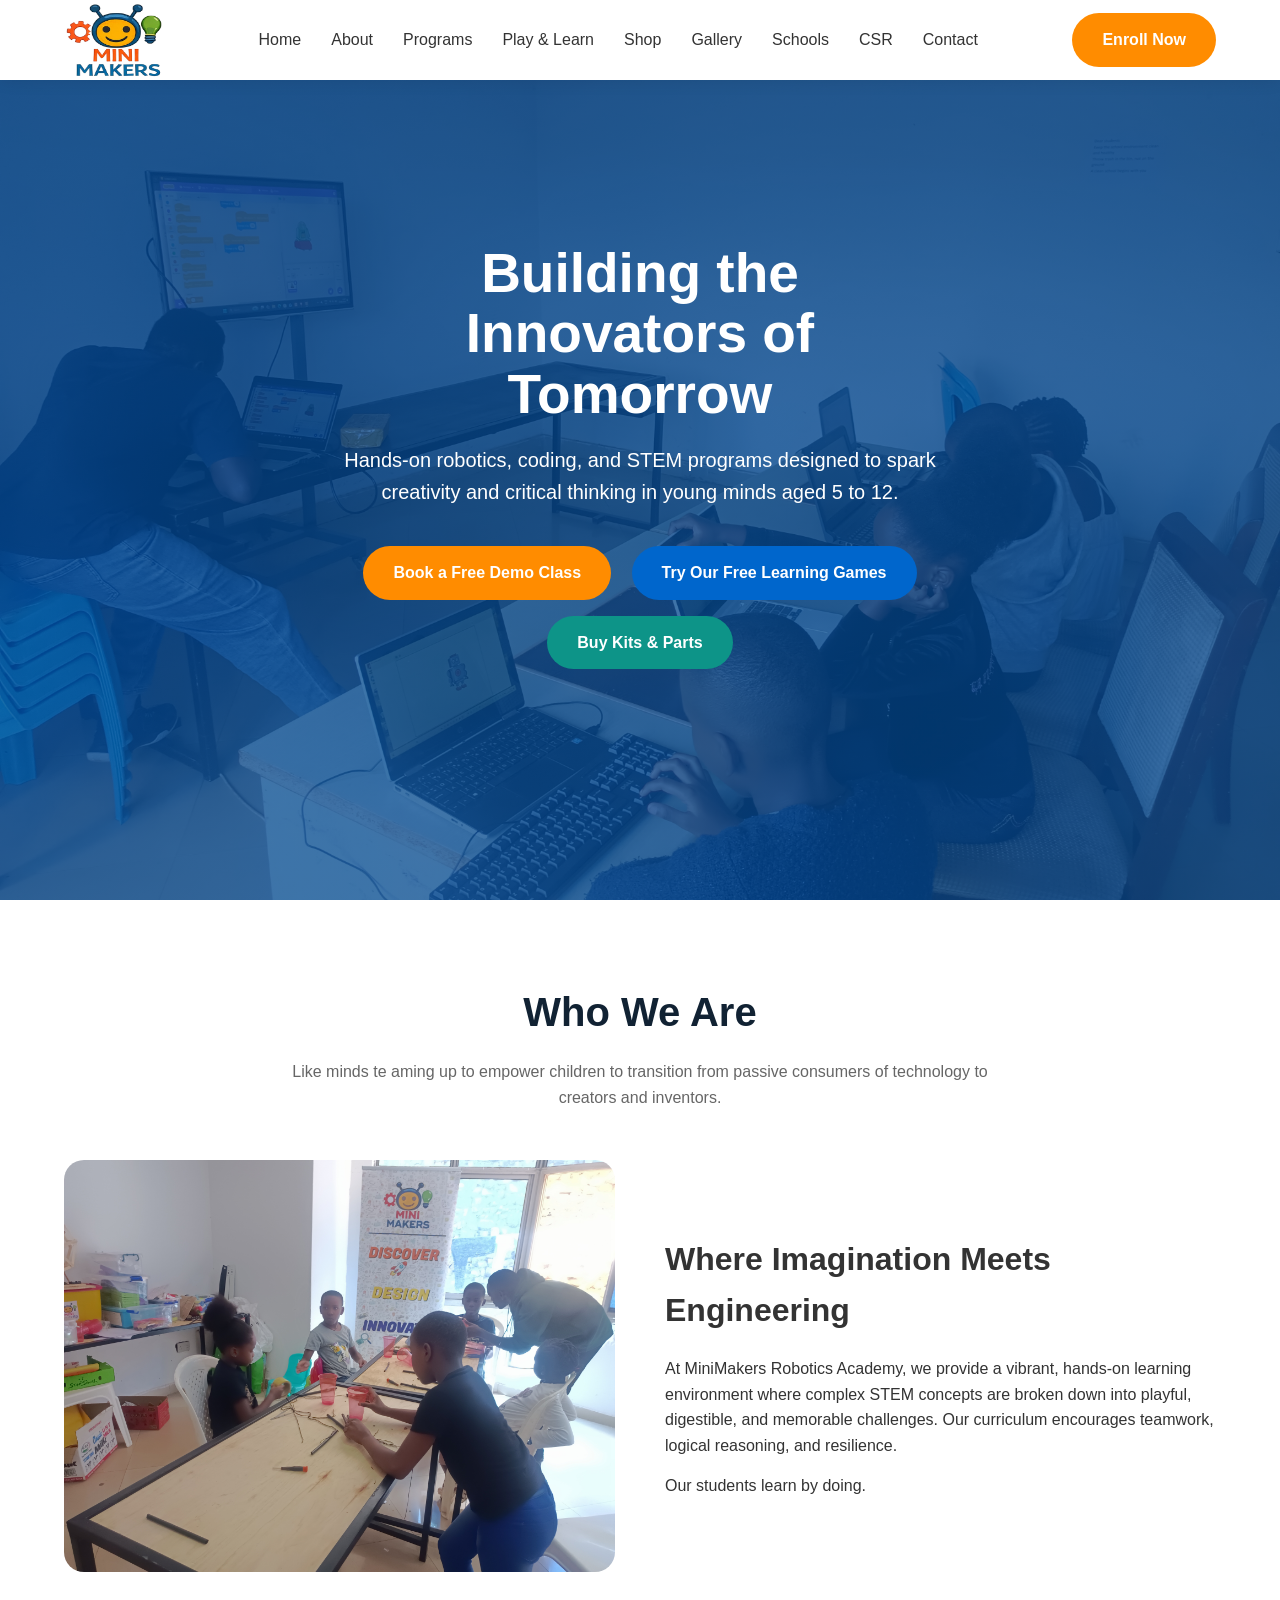
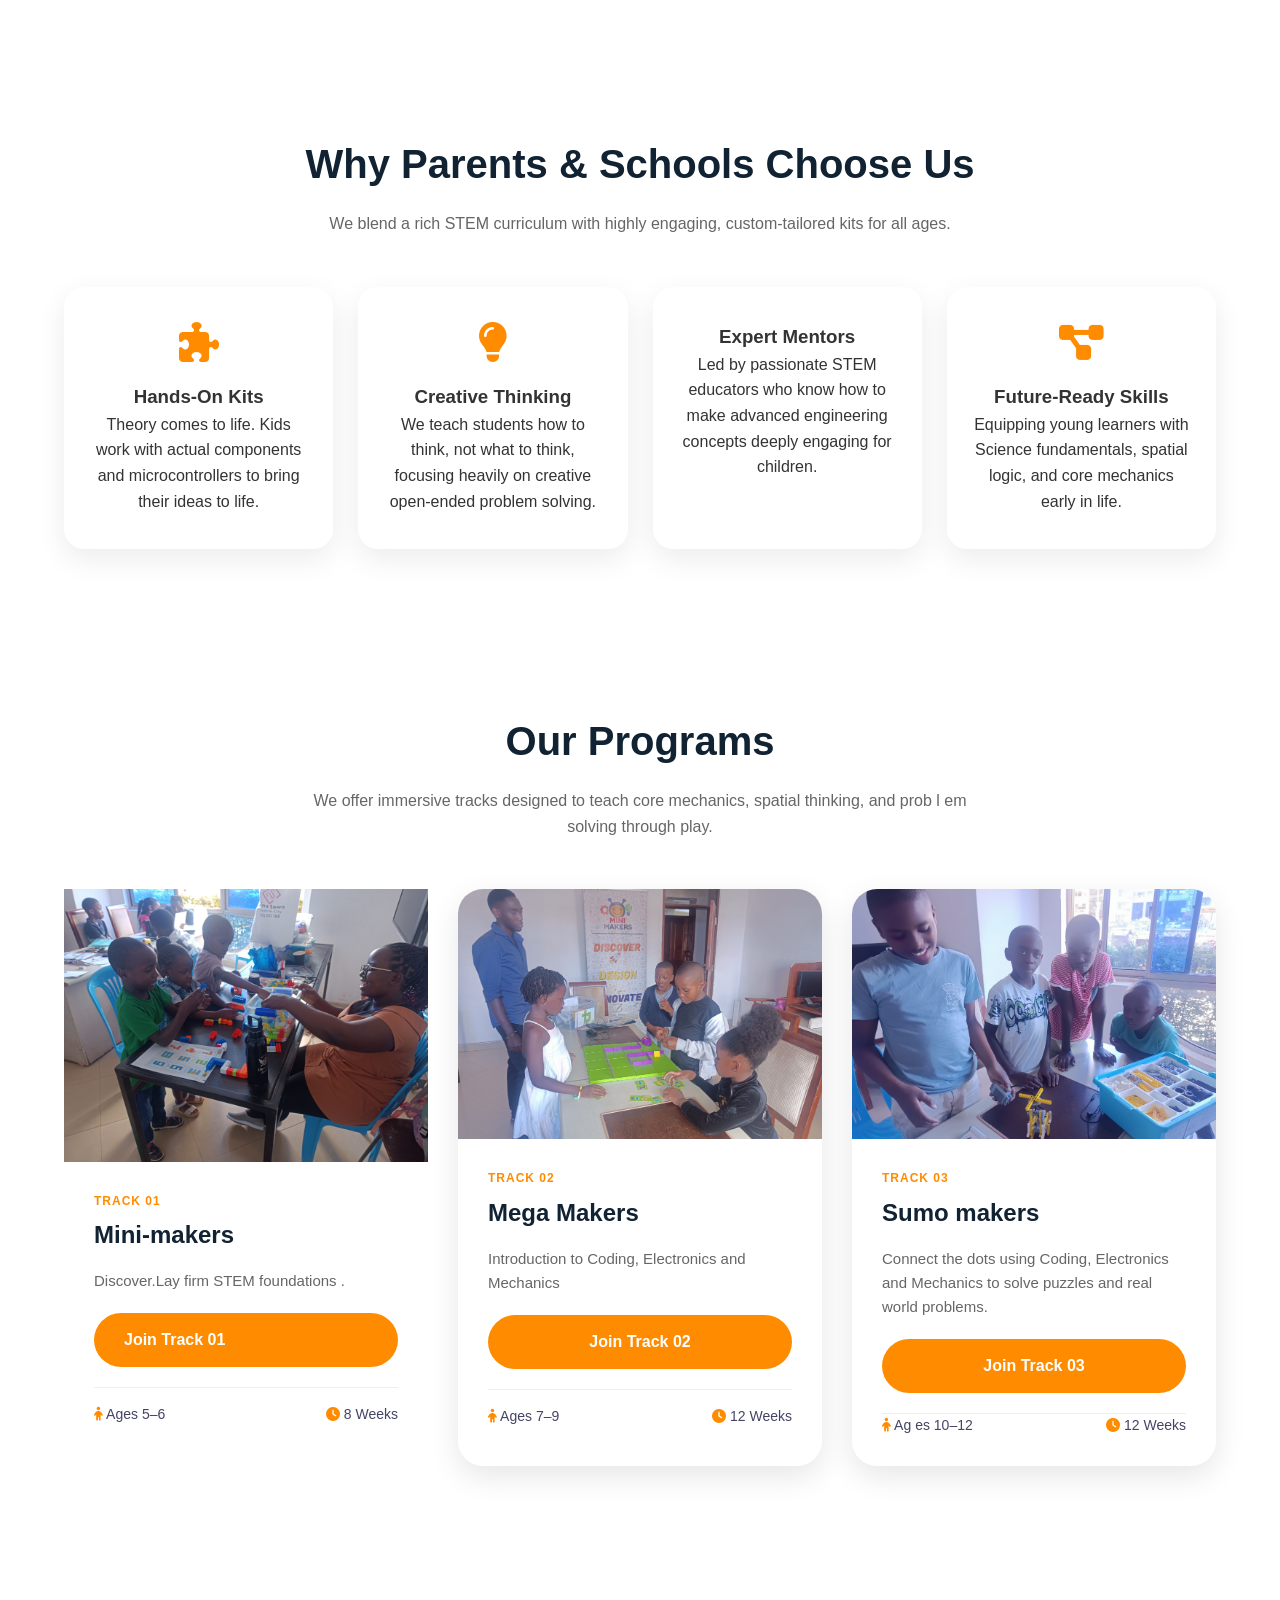
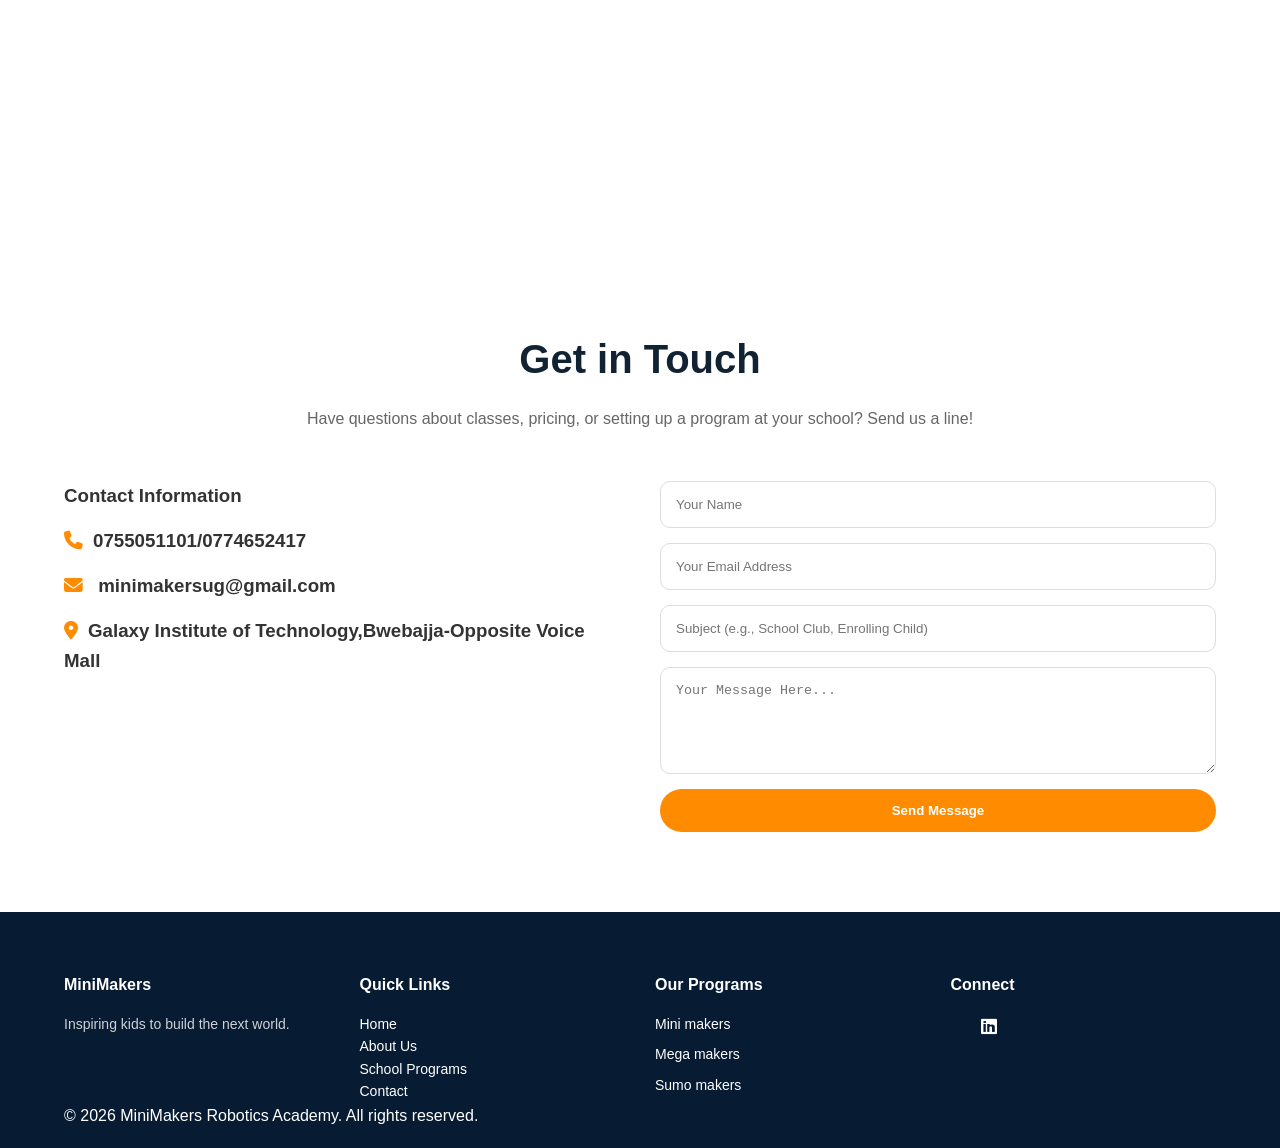
<file: index.html>
<!DOCTYPE html>
<html lang="en">

<head>
    <meta charset="UTF-8">
    <meta name="viewport" content="width=device-width, initial-scale=1.0">

    <title>MiniMakers Robotics Academy — Robotics & Coding Classes for Kids in Uganda (Ages 5-12)</title>

    <meta name="description" content="MiniMakers Robotics Academy teaches hands-on robotics, coding and STEM to kids aged 5-12 in Uganda. Free demo class, learning games online, and kits delivered countrywide.">
    <meta name="keywords" content="robotics classes for kids Uganda, coding for children Kampala, STEM school Uganda, kids robotics Kampala, coding classes for kids, robotics kits Uganda, MiniMakers">
    <meta name="author" content="MiniMakers  Academy">

    <!-- Google Fonts -->
    <link rel="preconnect" href="https://fonts.googleapis.com">
    <link rel="preconnect" href="https://fonts.gstatic.com" crossorigin>

    <!-- Font Awesome -->
    <link rel="stylesheet"
        href="https://cdnjs.cloudflare.com/ajax/libs/font-awesome/6.6.0/css/all.min.css">

    <link rel="canonical" href="https://minimakers.me/">

    <!-- Social sharing -->
    <meta property="og:title" content="MiniMakers Robotics Academy — Robotics & Coding for Kids in Uganda">
    <meta property="og:description" content="Hands-on robotics, coding & STEM for ages 5-12. Free demo class, online learning games, and kits delivered countrywide.">
    <meta property="og:url" content="https://minimakers.me/">
    <meta property="og:type" content="website">

    <!-- Main Styles -->
    <link rel="stylesheet" href="style.css">
    <meta name="geo.region" content="UG">
    <meta name="geo.placename" content="Kampala, Uganda">
</head>

<body>

    <!-- =========================
         HEADER
    ========================== -->

    <header id="header">

        <div class="container">

            <a href="#" class="logo">
                <img src="images/logo.png" alt="MiniMakers Logo">
            </a>

            <nav>

                <ul class=

"nav-links">

                    <li><a href="#hero">Home</a></li>

                    <li><a href="#about">About</a></li>

                    <li><a href="#programs">Programs</a></li>
                    <li><a href="/learn">Play &amp; Learn</a></li>
                    <li><a href="/store">Shop</a></li>

                    <li><a href="#gallery">Gallery</a></li>

                    <li><a href="#schools">Schools</a></li>

                    <li><a href="#csr">CSR</a></li>

                    <li><a href="#contact">Contact</a></li>

                </ul>

            </nav>

            <a href="#contact" class="btn program-join-btn" data-program="General Enrollment">Enroll Now</a>

            <button class="mobile-menu">
                <i class="fas fa-bars"></i>
            </button>

        </div>

    </header>


    <!-- =========================
         HERO
    ========================== -->

    <section id="hero">
       


 <div class="container">
           <div class="hero-content">
    <h1>Building the Innovators of Tomorrow</h1>
    <p>Hands-on robotics, coding, and STEM programs designed to spark creativity and critical thinking in young minds aged 5 to 12.</p>
    
    <a href="#contact" class="btn program-join-btn" data-program="Free Demo Class">Book a Free Demo Class</a>
    <a href="/learn" class="btn" style="margin-left:15px; background:#0066cc;">Try Our Free Learning Games</a>
    <a href="/store" class="btn" style="margin-left:15px; background:#0d9488;">Buy Kits &amp; Parts</a>
</div>
            <div class="hero-image">
                <!-- Background image handles this via your CSS, but you can add minor accents here if needed -->
            </div>
        </div>
    </section>



    <!-- =========================
         ABOUT
    ========================== -->

    <section id="about">
        <div class="container">
            <div class="section-title">
                <h2>Who We Are</h2>
                
<p>Like minds te
aming up to empower children to transition from passive consumers of technology to creators and inventors.</p>
            </div>
            <div class="about-grid">
                <div class="about-image">
                    <img src="images/about-robotics.jpg" alt="Children building a robot at MiniMakers">
                </div>
                <div class="about-content">
                    <h3>Where Imagination Meets Engineering</h3>
                    <p>At MiniMakers Robotics Academy, we provide a vibrant, hands-on learning environment where complex STEM concepts are broken down into playful, digestible, and memorable challenges. Our curriculum encourages teamwork, logical reasoning, and resilience.</p>
                    <p style="margin-top: 15px;">Our students learn by doing.</p>
                </div>
            </div>
        </div>
    </section>



    <!-- =========================
         WHY US
    ===============
=

========== -->

    <section id="why-us">
        <div class="container">
            <div class="section-title">
                <h2>Why Parents & Schools Choose Us</h2>
                <p>We blend a rich STEM curriculum with highly engaging, custom-tailored kits for all ages.</p>
            </div>
            <div class="features-grid">
                <article class="feature-card">
                    <i class="fas fa-puzzle-piece"></i>
                    <h3>Hands-On Kits</h3>
                    <p>Theory comes to life. Kids work with actual components and microcontrollers to bring their ideas to life.</p>
                </article>
                <article class="feature-card">
                    <i class="fas fa-lightbulb"></i>
                    <h3>Creative Thinking</h3>
                    <p>We teach students how to think, not what to think, focusing heavily on creative open-ended problem solving.</p>
                </article>
                <article class="feature-card">
                    <i cla
ss="fas fa-grad
uation-cap"></i>
                    <h3>Expert Mentors</h3>
                    <p>Led by passionate STEM educators who know how to make advanced engineering concepts deeply engaging for children.</p>
                </article>
                <article class="feature-card">
                    <i class="fas fa-project-diagram"></i>
                    <h3>Future-Ready Skills</h3>
                    <p>Equipping young learners with Science fundamentals, spatial logic, and core mechanics early in life.</p>
                </article>
            </div>
        </div>
    </section>



    <!-- =========================
         PROGRAMS
    ========================== -->

    <section id="programs">
    <div class="container">
        
        <!-- Wix Section Header -->
        <div class="section-title">
            <h2>Our Programs</h2>
            <p>We offer immersive tracks designed to teach core mechanics, spatial thinking, and prob
l

em solving through play.</p>
        </div>

        <!-- Wix Grid Layout (3-Column Layout) -->
        <div class="program-grid">

            <article class="program
-card">
                <div class="program-card-image">
                    <img src="images/minimakers.jpg" alt="Mini-makers Track (Ages 5-6)">
                </div>
                <div class="program-card-content">
                    <span class="program-tag" style="font-size: 12px; font-weight: 600; color: #ff8c00; text-transform: uppercase; letter-spacing: 1px;">Track 01</span>
                    <h3 style="margin: 5px 0 15px; font-size: 24px; color: #123;">Mini-makers</h3>
                    <p style="color: #666; font-size: 15px; margin-bottom: 20px;">Discover.Lay firm STEM foundations .</p>
                    
                    <div class="program-action" style="margin-bottom: 20px;">
                        <a href="#contact" class="btn program-join-btn" data-program="Mini-makers Track (Ages 5-6)" style="width: 100%; text-align: cen
ter;">Join Track 01</a>
                    </div>

                    <div class="program-meta" style="border-top: 1px solid #eee; padding-top: 15px; display: flex; justify-content: space-between; font-size: 14px; color: #446;">
                        <span><i class="fas fa-child" style="color: #ff8c00;"></i> Ages 5–6</span>
                        <span><i class="fas fa-clock" style="color: #ff8c00;"></i> 8 Weeks</span>
                    </div>
                </div>
            </article>

            <article class="program-card">
                <div class="program-card-image">
                    <img src="images/megamakers.jpg" alt="Mega-makers Track (Ages 7-9)">
                </div>
                <div class="program-card-content">
                    <span class="program-tag" style="font-size: 12px; font-weight: 600; color: #ff8c00; text-transform: uppercase; letter-spacing: 1px;">Track 02</span>
                    <h3 style="margin: 5px
 0 15px; font-size: 24px

; color: #123;">Mega Makers</h3>
                    <p style="color: #666; font-size: 15px; margin-bottom: 20px;">Introduction to Coding, Electronics and Mechanics  </
p>
                    
                    <div class="program-action" style="margin-bottom: 20px;">
                        <a href="#contact" class="btn program-join-btn" data-program="Mega-makers Track (Ages 7-9)" style="width: 100%; text-align: center;">Join Track 02</a>
                    </div>

                    <div class="program-meta" style="border-top: 1px solid #eee; padding-top: 15px; display: flex; justify-content: space-between; font-size: 14px; color: #446;">
                        <span><i class="fas fa-child" style="color: #ff8c00;"></i> Ages 7–9</span>
                        <span><i class="fas fa-clock" style="color: #ff8c00;"></i> 12 Weeks</span>
                    </div>
                </div>
            </article>

            <article class="program-card">
                <div class="program-c
ard-image">
 
                   <img src="images/sumomakers.jpg" alt="Sumo-makers Track (Ages 10-12)">
                </div>
                <div class="program-card-content">
                    <span class="program-tag" style="font-size: 12px; font-weight: 600; color: #ff8c00; text-transform: uppercase; letter-spacing: 1px;">Track 03</span>
                    <h3 style="margin: 5px 0 15px; font-size: 24px; color: #123;">Sumo makers</h3>
                    <p style="color: #666; font-size: 15px; margin-bottom: 20px;"> Connect the dots using Coding, Electronics and Mechanics to solve puzzles and real world problems.</p>
                    
                    <div class="program-action" style="margin-bottom: 20px;">
                        <a href="#contact" class="btn program-join-btn" data-program="Sumo-makers Track (Ages 10-12)" style="width: 100%; text-align: center;">Join Track 03</a>
                    </div>

                    <div class="pr
ogram-meta" style="border-top: 1px solid #eee; padding-top: 
1
5px; display: flex; justify-content: space-between; font-size: 14px; color: #446;">
                        <span><i class="fas fa-child" style="color: #ff8c00;"></i> Ag
es 10–12</span>
                        <span><i class="fas fa-clock" style="color: #ff8c00;"></i> 12 Weeks</span>
                    </div>
                </div>
            </article>

        </div>
    </div>
</section>



    <!-- =========================
         LEARNING JOURNEY
    ========================== -->

    <section id="journey">
        <div class="container">
            <div class="section-title">
                <h2>The MiniMakers Journey</h2>
                <p>Our progressive path designed to take a child from curious builder to independent innovator.</p>
            </div>
            <!-- Custom stylized CSS snippet can be added to your style.css for .timeline-step items later -->
            <div class="timeline" style="display: flex; flex-direction: column
; gap: 20px;
 max-width: 800px; margin: auto;">
                <div class="timeline-step" style="background: #f9f9f9; padding: 20px; border-left: 4px solid #ff8c00; border-radius: 0 10px 10px 0;">
                    <h4>Step 1: Explore & Discover</h4>
                    <p>Learning the laws of physical motion, basic structural design, balance, and simple machine principles.</p>
                </div>
                <div class="timeline-step" style="background: #f9f9f9; padding: 20px; border-left: 4px solid #0066cc; border-radius: 0 10px 10px 0;">
                    <h4>Step 2: Automate & Code</h4>
                    <p>Introducing motors, electronic loops, logic sequencing, switches, and responsive behavior trees.</p>
                </div>
                <div class="timeline-step" style="background: #f9f9f9; padding: 20px; border-left: 4px solid #28a745; border-radius: 0 10px 10px 0;">
                    <h4>Step 3: Innovate & Create</h4>
         
           <p>Working in teams to tackle open-ended problem b
ri
efs, engineering custom functional solutions, and presenting projects to peers.</p>
                </div>
            </div>
        </div>
    </section>



    <!-- ==
=======================
         STATS
    ========================== -->

    <section id="stats">

        <div class="container">

            <div class="stats-grid">

                <div class="stat">

                </div>

                <div class="stat">

                </div>

                <div class="stat">

                </div>

                <div class="stat">

                </div>

            </div>

        </div>

    </section>



    <!-- =========================
         GALLERY
    ========================== -->

<section id="gallery">
        <div class="container">
            <div class="section-title">
                <h2>Moments of Discovery</h2>
                <p>A glimpse into our high-energy classrooms, where Curiosity and Discovery meet.<
/p>
       
     </div>
            <div class="gallery-grid">
                <img src="images/gallery-1.jpg" alt="Students collaborating on a mechanical crane project">
                <img src="images/gallery-2.jpg" alt="A child proudly showcasing an autonomous vehicle model">
                <img src="images/gallery-3.jpg" alt="Hands-on coding workshop with smart sensor modules">
            </div>
        </div>
    </section>



    <!-- =========================
         TESTIMONIALS
    ========================== -->

    <section id="testimonials">
        <div class="container">
            <div class="section-title">
                <h2>What Parents Say</h2>
            </div>
            <div class="testimonial-slider" style="max-width: 700px; margin: auto; text-align: center; font-style: italic;">
                <div class="testimonial" style="display: none; padding: 20px;">
                    <p>"I would like to extend my sincere appreciation to the director and the instructors of Mini Makers STEM & Robotics classes! My kids look forward to every Saturday and cannot stop talking about the coding and building challenges they tackle. Thank you for making learning so fun, interactive, and impactful for them. We deeply appreciate your dedication."</p>
                    <strong style="display: block; margin-top: 15px; font-style: normal; color: #ff8c00;">— Debbie N., Parent</strong>
                </div>
                <div class="testimonial" style="display: none; padding: 20px;">
                    <p>"I’m really impressed with my son’s experience at Mini Makers. At just 6 years old, I’ve seen him become more curious, confident, and excited about learning through the robotics classes."</p>
                    <strong style="display: block; margin-top: 15px; font-style: normal; color: #ff8c00;">— Brenda N., Parent</strong>
                </div>
				<div class="testimonial" style="display: none; padding: 20px;">
                    <p>"As a mother to a very active, inquisitive and great 6yr old boy, I have found that robotics is the only class that embodies who he is as an expressive child and he always looks forward to Saturday classes as he gets to test all his imaginations without limits."</p>
                    <strong style="display: block; margin-top: 15px; font-style: normal; color: #ff8c00;">— Lin EK., Parent</strong>
                </div>
            </div>
        </div>
    </section>


    <!-- =========================
         SCHOOL PARTNERSHIPS
    ========================== -->

   <section id="schools">
        <div class="container">
            <div class="section-title">
                <h2>School Programs & Clubs</h2>
                <p>Bringing premium STEM enrichment directly to school campuses.</p>
            </div>
            <div class="school-content" style="max-width: 800px; margin: auto; text-align: center;">
                <p>We work hand-in-hand with primary and secondary educational institutions to set up highly functional after-school robotics clubs, supply comprehensive turnkey learning kits, and host interactive on-site STEM demonstrations. Our curriculum integrates easily into existing science or extracurricular program tracks.</p>
                <a href="#contact" class="btn" style="margin-top: 25px;">Partner With Us</a>
            </div>
        </div>
    </section>



    <!-- =========================
         CSR
    ========================== -->

    <section id="csr">
        <div class="container">
            <div class="section-title">
                <h2>Corporate Social Responsibility (CSR)</h2>
                <p>Making tech education equitable and widely accessible.</p>
            </div>
            <div class="csr-content" style="max-width: 800px; margin: auto; text-align: center;">
                <p>We strongly believe that the future of engineering education belongs to every child. Through close partnerships with community centers, non-
profit in
stitutions, and corporate sponsors, we sponsor free hands-on STEM introductory workshops and donate robotics hardware packages to underprivileged or under-resourced learning environments.</p>
            </div>
        </div>
    </section>



    <!-- =========================
         FAQ
    ========================== -->

    <section id="faq">
        <div class="container">
            <div class="section-title">
                <h2>Frequently Asked Questions</h2>
            </div>
            <div class="faq-container" style="display: flex; flex-direction: column; gap: 15px;">
                <div class="faq-item" style="background: #fff; padding: 20px; border-radius: 10px; box-shadow: 0 4px 15px rgba(0,0,0,0.04);">
                    <h5 style="font-size: 18px; color: #123; margin-bottom: 8px;">Do children need prior coding experience?</h5>
                    <p style="color: #666;">Not at all! Our courses start entirely from scratch progr
essing gradually as the learner grasps core concepts.</p>
      
     
     </div>
                <div class="faq-item" style="background: #fff; padding: 20px; border-radius: 10px; box-shadow: 0 4px 15px rgba(0,0,0,0.04);">
                   
 <h5 style="font-size: 18px; color: #123; margin-bottom: 8px;">Are all learning materials provided?</h5>
                    <p style="color: #666;">Yes, custom kits are provided tailored to specific age groups.</p>
                </div>
            </div>
        </div>
    </section>



    <!-- =========================
         CONTACT
    ========================== -->

    <section id="contact">
        <div class="container">
            <div class="section-title">
                <h2>Get in Touch</h2>
                <p>Have questions about classes, pricing, or setting up a program at your school? Send us a line!</p>
            </div>
            <div class="contact-grid">
                <div class="contact-info">
                    <h3>Contact Information</h
3>
     
               <p style="margin: 15px 0;"><i class="fas fa-phone" style="color: #ff8c00; margin-right: 10px;"></i>0755051101/0774652417</p>
					<p style="margin: 15px 0;"><i class="fas fa-envelope" style="color: #ff8c00; margin-right: 10px;"></i> minimakersug@gmail.com</p>
                    <p style="margin: 15px 0;"><i class="fas fa-map-marker-alt" style="color: #ff8c00; margin-right: 10px;"></i>Galaxy Institute of Technology,Bwebajja-Opposite Voice Mall</p>
					
                </div>
                <form class="contact-form" action="https://api.web3forms.com/submit" method="POST">
    <!-- Your active Web3Forms Access Key -->
    <input type="hidden" name="access_key" value="a39038b3-eb34-4a4d-ba0d-b26e1d33c9f1">

    <!-- Structured inputs styled to match your CSS layouts -->
    <input type="text" name="name" placeholder="Your Name" required>
    <input type="email" name="email" placeholder="Your Email Address" required>
    <input type="text
" name="subject" placeholder="Subject (e.g., School Club, Enrolli
ng Chi
ld)">
    <textarea name="message" rows="5" placeholder="Your Message Here..." required></textarea>

    <!-- Invisible anti-spam honeypot protection -->
    <input type="che
ckbox" name="botcheck" class="hidden" style="display: none;">

    <button type="submit" class="btn" style="border: none; cursor: pointer;">Send Message</button>
</form>
            </div>
        </div>
    </section>


    <!-- =========================
         FOOTER
    ========================== -->

    <footer>
        <div class="container">
            <div class="footer-grid">
                <div class="footer-about">
                    <h4>MiniMakers</h4>
                    <p style="font-size: 14px; margin-top: 15px; opacity: 0.8;">Inspiring kids to build the next world.</p>
                </div>
                <div class="footer-links">
                    <h4>Quick Links</h4>
                    <ul style="margin-top: 15px; font-size: 14px; displa
y: flex
; flex-direction: column; gap: 8px;">
                        <li><a href="#hero">Home</a></li>
                        <li><a href="#about">About Us</a></li>
                        <li><a href="#schools">School Programs</a></li>
                        <li><a href="#contact">Contact</a></li>
                    </ul>
                </div>
                <div class="footer-programs">
                    <h4>Our Programs</h4>
                    <ul style="margin-top: 15px; font-size: 14px; display: flex; flex-direction: column; gap: 8px;">
                        <li>Mini makers</li>
                        <li>Mega makers</li>
                        <li>Sumo makers</li>
                    </ul>
                </div>
                <div class="footer-contact">
                    <h4>Connect</h4>
                    <div style="margin-top: 15px; display: flex; gap: 15px; font-size: 18px;">
                        <a href="#"><i class="fab fa-faceb
ook"></i></a>
                        <a href="#"><i class="fab fa
-instag
ram"></i></a>
                        <a href="#"><i class="fab fa-linkedin"></i></a>
                    </div>
                </div>
            </div>
            <div cla
ss="footer-bottom">
                <p>&copy; 2026 MiniMakers Robotics Academy. All rights reserved.</p>
            </div>
        </div>
    </footer>



    <!-- Back To Top -->

    <button id="backToTop">

        <i class="fas fa-arrow-up"></i>

    </button>



    <!-- JavaScript -->

    <script src="script.js"></script>

</body>

</html>
</file>
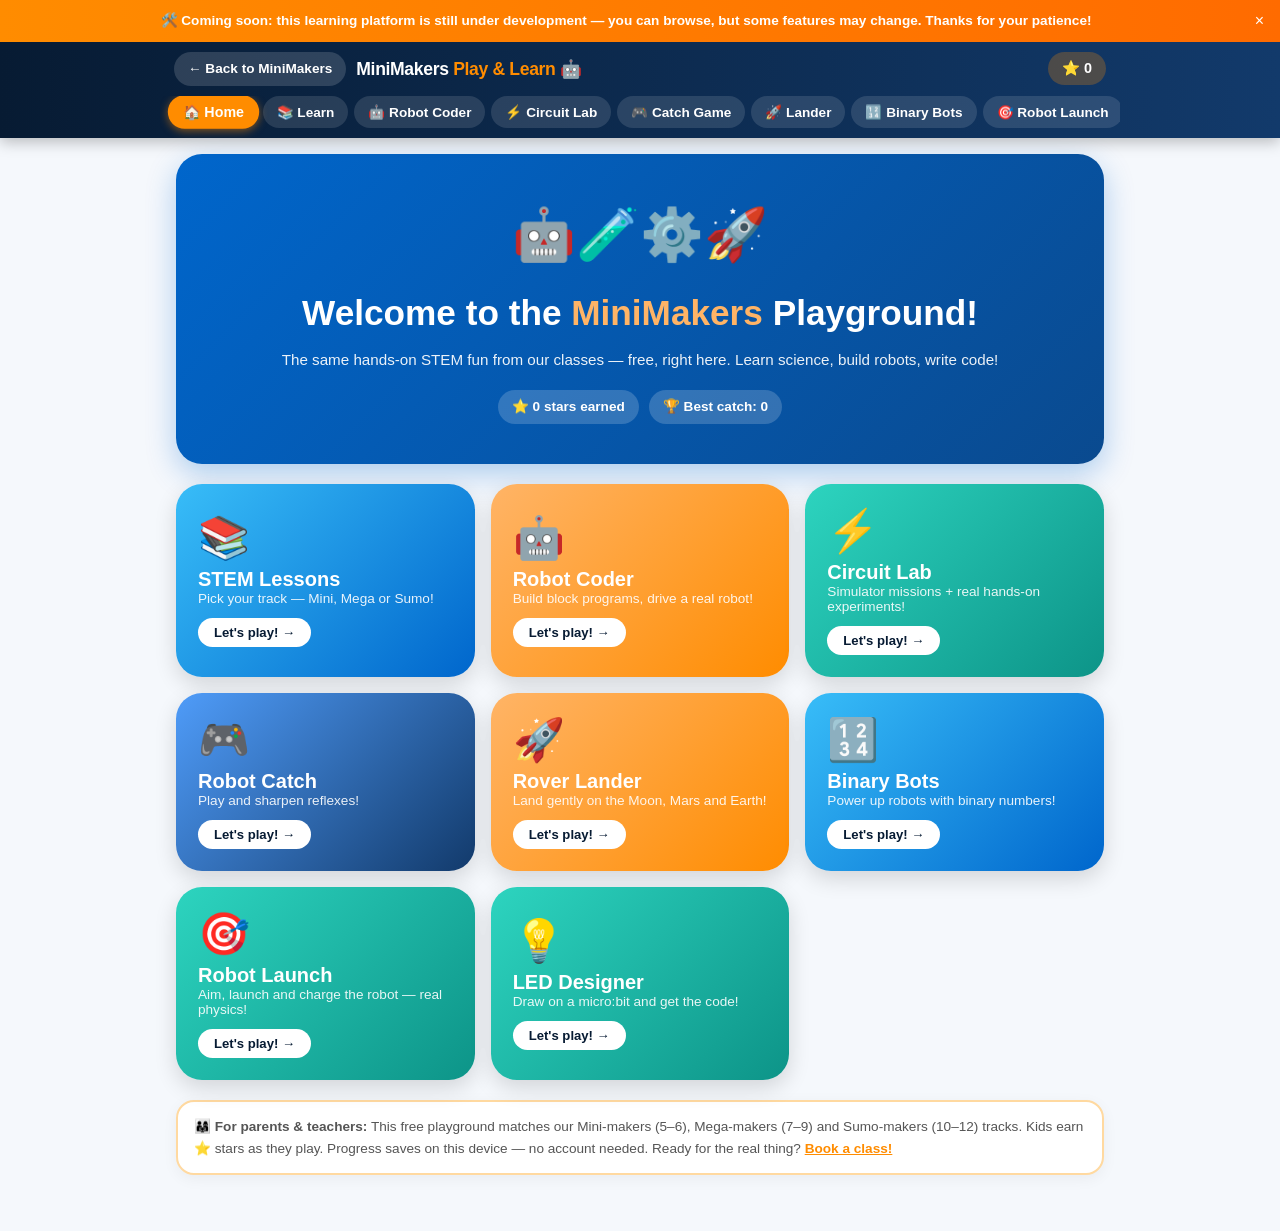
<file: learn/index.html>
<!doctype html>
<html lang="en">
<head>
<meta charset="UTF-8" />
<meta name="viewport" content="width=device-width, initial-scale=1.0, user-scalable=no" />
<title>Play &amp; Learn — MiniMakers Robotics Academy</title>
<style>
  * { box-sizing: border-box; margin: 0; padding: 0; -webkit-tap-highlight-color: transparent; }
  body { font-family: 'Poppins', Arial, sans-serif; background: #f5f8fc; min-height: 100vh; padding-bottom: 40px; color: #333; line-height: 1.6; }
  button { font-family: inherit; cursor: pointer; border: none; }
  .header { position: sticky; top: 0; z-index: 30; background: linear-gradient(90deg,#071b33,#123a6b); box-shadow: 0 4px 14px rgba(0,0,0,.25); }
  .header-top { max-width: 960px; margin: 0 auto; padding: 10px 14px; display: flex; align-items: center; gap: 10px; flex-wrap: wrap; }
  .back-link { color: #fff; font-weight: 600; font-size: .85rem; text-decoration: none; background: rgba(255,255,255,.15); padding: 6px 14px; border-radius: 999px; transition:.3s; }
  .back-link:hover { background: #ff8c00; }
  .logo { font-weight: 800; color: #fff; font-size: 1.1rem; letter-spacing: -.02em; }
  .logo span { color: #ff8c00; }
  .star-pill { margin-left: auto; background: rgba(255,140,0,.25); border-radius: 999px; padding: 5px 14px; color: #fff; font-weight: 700; font-size: .9rem; }
  .tabs { max-width: 960px; margin: 0 auto; padding: 0 10px 10px; display: flex; gap: 6px; overflow-x: auto; scrollbar-width: none; }
  .tabs::-webkit-scrollbar { display: none; }
  .tab { flex-shrink: 0; padding: 8px 14px; border-radius: 999px; font-size: .85rem; font-weight: 700; background: rgba(255,255,255,.12); color: #fff; transition: .2s; }
  .tab.active { background: #ff8c00; color: #fff; transform: scale(1.05); box-shadow: 0 2px 8px rgba(255,140,0,.5); }
  .page { max-width: 960px; margin: 0 auto; padding: 16px; animation: fadeUp .25s ease; }
  @keyframes fadeUp { from { opacity: 0; transform: translateY(10px); } to { opacity: 1; transform: none; } }

  .hero { border-radius: 26px; background: linear-gradient(135deg,#0066cc,#0a4a8f); padding: 40px 24px; color: #fff; text-align: center; box-shadow: 0 10px 30px rgba(0,102,204,.3); margin-bottom: 20px; }
  .hero .emojis { font-size: 3.2rem; }
  .hero h1 { font-size: clamp(1.4rem, 5vw, 2.2rem); font-weight: 800; margin: 10px 0 6px; }
  .hero h1 span { color: #ffb466; }
  .hero p { opacity: .92; font-weight: 500; font-size: .95rem; }
  .hero .stats { margin-top: 18px; display: flex; justify-content: center; gap: 10px; flex-wrap: wrap; font-size: .85rem; font-weight: 700; }
  .hero .stats span { background: rgba(255,255,255,.18); border-radius: 999px; padding: 6px 14px; }
  .card-grid { display: grid; grid-template-columns: repeat(auto-fit, minmax(240px, 1fr)); gap: 16px; }
  .card { text-align: left; border-radius: 26px; padding: 22px; color: #fff; box-shadow: 0 8px 22px rgba(0,0,0,.14); transition: transform .2s; }
  .card:hover { transform: scale(1.03) translateY(-3px); } .card:active { transform: scale(.97); }
  .card .big { font-size: 2.6rem; margin-bottom: 6px; }
  .card h3 { font-size: 1.25rem; font-weight: 800; }
  .card p { opacity: .9; font-size: .85rem; font-weight: 500; }
  .card .go { display: inline-block; margin-top: 12px; background: #fff; color: #071b33; border-radius: 999px; padding: 7px 16px; font-size: .82rem; font-weight: 800; }
  .g-sky { background: linear-gradient(135deg,#38bdf8,#0066cc); } .g-orange { background: linear-gradient(135deg,#ffb466,#ff8c00); }
  .g-blue { background: linear-gradient(135deg,#4f9cf9,#123a6b); } .g-teal { background: linear-gradient(135deg,#2dd4bf,#0d9488); }
  .note { margin-top: 20px; background: #fff; border: 2px solid #ffd9a0; border-radius: 18px; padding: 14px 16px; font-size: .85rem; font-weight: 500; color: #555; box-shadow: 0 4px 15px rgba(0,0,0,.05); }

  h2.page-title { font-size: 1.5rem; font-weight: 800; margin-bottom: 4px; color:#123; }
  .page-sub { font-size: .85rem; color: #666; font-weight: 500; margin-bottom: 14px; }
  .lesson-pills, .ch-pills { display: flex; gap: 8px; flex-wrap: wrap; margin-bottom: 14px; }
  .pill { padding: 6px 13px; border-radius: 999px; font-size: .8rem; font-weight: 700; background: #fff3e0; color: #b45309; border: 1px solid #ffd9a0; }
  .pill.active { background: #ff8c00; color: #fff; transform: scale(1.06); box-shadow: 0 2px 8px rgba(255,140,0,.4); }
  .lesson-card { border-radius: 26px; background: #fff; box-shadow: 0 8px 26px rgba(0,0,0,.08); overflow: hidden; border: 2px solid #eef2f7; }
  .lesson-head { padding: 22px; color: #fff; }
  .lesson-head .big { font-size: 2.2rem; } .lesson-head h3 { font-size: 1.4rem; font-weight: 800; margin-top: 4px; }
  .age-tag { display: inline-block; margin-top: 8px; background: rgba(255,255,255,.25); border-radius: 999px; padding: 3px 12px; font-size: .72rem; font-weight: 800; }
  .lesson-body { padding: 22px; }
  .video-wrap { position: relative; width: 100%; padding-bottom: 56.25%; margin-bottom: 16px; border-radius: 16px; overflow: hidden; box-shadow: 0 6px 18px rgba(0,0,0,.15); background: #071b33; }
  .video-wrap iframe { position: absolute; inset: 0; width: 100%; height: 100%; border: 0; }
  .video-badge { display: inline-flex; align-items: center; gap: 4px; margin-top: 8px; margin-left: 6px; background: #ff0033; border-radius: 999px; padding: 3px 12px; font-size: .72rem; font-weight: 800; color: #fff; }
  .video-note { display: flex; align-items: center; gap: 8px; background: #f0f9ff; border: 2px solid #bae6fd; border-radius: 14px; padding: 10px 14px; font-size: .78rem; font-weight: 600; color: #0369a1; margin-bottom: 14px; }
  .lesson-body p { line-height: 1.65; font-weight: 500; color: #444; margin-bottom: 10px; font-size: .95rem; animation: fadeUp .3s ease backwards; }
  .quiz { border-top: 2px dashed #ffe0b0; padding-top: 16px; margin-top: 6px; }
  .quiz .q { font-weight: 800; font-size: 1rem; margin-bottom: 12px; color:#123; }
  .opt { display: block; width: 100%; text-align: left; border: 2px solid #e5e7eb; background: #f9fafb; border-radius: 16px; padding: 12px 16px; font-weight: 700; color: #374151; font-size: .92rem; margin-bottom: 8px; transition: .15s; }
  .opt:hover { border-color: #ff8c00; }
  .opt.correct { background: #dcfce7; border-color: #4ade80; }
  .opt.wrong { background: #fee2e2; border-color: #f87171; }
  .opt.dim { opacity: .55; }
  .fun-fact { margin-top: 12px; background: #fff3e0; border: 2px solid #ffb466; border-radius: 16px; padding: 12px 14px; font-size: .82rem; font-weight: 500; color: #7c3a00; animation: fadeUp .3s ease; }
  .lesson-foot { display: flex; justify-content: space-between; align-items: center; margin-top: 14px; }
  .lesson-count { font-size: .8rem; font-weight: 800; color: #ff8c00; }
  .btn-primary { background: #ff8c00; color: #fff; font-weight: 800; border-radius: 999px; padding: 10px 20px; font-size: .88rem; box-shadow: 0 4px 12px rgba(255,140,0,.35); transition:.3s; }
  .btn-primary:active { transform: scale(.95); } .btn-primary:hover { opacity:.9; }

  .coder-grid-2 { display: grid; grid-template-columns: 1fr; gap: 16px; }
  @media (min-width: 768px) { .coder-grid-2 { grid-template-columns: 1fr 1fr; } }
  .panel { border-radius: 26px; background: #fff; box-shadow: 0 8px 26px rgba(0,0,0,.08); padding: 18px; border: 2px solid #eef2f7; }
  .panel h3 { font-weight: 800; margin-bottom: 10px; font-size: .95rem; color:#123; }
  .palette { display: flex; gap: 8px; flex-wrap: wrap; margin-bottom: 16px; }
  .blk-btn { color: #fff; font-weight: 800; border-radius: 12px; padding: 10px 14px; font-size: .85rem; box-shadow: 0 2px 8px rgba(0,0,0,.15); }
  .blk-btn:active { transform: scale(.93); }
  .b-fwd { background: #0d9488; } .b-turn { background: #0066cc; } .b-loop { background: #ff8c00; }
  .program { min-height: 84px; border-radius: 16px; background: #f9fafb; border: 2px dashed #d1d5db; padding: 8px; }
  .program .empty { color: #9ca3af; font-size: .82rem; font-weight: 500; padding: 8px; }
  .blk-row { display: flex; align-items: center; gap: 6px; margin-bottom: 6px; }
  .blk-count { width: 46px; border: 2px solid #ffd9a0; border-radius: 8px; padding: 4px 2px; font-weight: 800; font-size: .82rem; text-align: center; background: #fff; }
  .blk { flex: 1; display: flex; justify-content: space-between; align-items: center; border-radius: 12px; padding: 9px 12px; font-weight: 800; font-size: .85rem; color: #fff; box-shadow: 0 1px 4px rgba(0,0,0,.1); }
  .blk.end { color: #374151; }
  .blk-del { background: rgba(0,0,0,.18); border-radius: 999px; width: 24px; height: 24px; font-weight: 900; color: inherit; font-size: .9rem; line-height: 1; }
  .run-row { display: flex; gap: 8px; margin-top: 12px; }
  .btn-run { flex: 1; background: #ff8c00; color: #fff; font-weight: 900; border-radius: 16px; padding: 12px; font-size: .95rem; box-shadow: 0 4px 12px rgba(255,140,0,.35); }
  .btn-run:disabled { opacity: .4; cursor: default; }
  .btn-clear { background: #e5e7eb; border-radius: 16px; padding: 12px 16px; font-size: 1rem; }
  .grid-wrap { display: flex; flex-direction: column; align-items: center; }
  .robot-grid { display: grid; border-radius: 16px; overflow: hidden; border: 4px solid #99d6f0; background: #ecfdf5; }
  .cell { border: 1px solid #cce9f5; display: flex; align-items: center; justify-content: center; position: relative; font-size: 1.6rem; }
  .cell .robot { font-size: 1.7rem; transition: transform .35s ease; filter: drop-shadow(0 2px 4px rgba(0,0,0,.3)); }
  .msg-ok { margin-top: 12px; width: 100%; border-radius: 16px; padding: 11px; font-weight: 800; font-size: .82rem; background: #dcfce7; border: 2px solid #4ade80; color: #166534; animation: fadeUp .3s; }
  .msg-no { margin-top: 12px; width: 100%; border-radius: 16px; padding: 11px; font-weight: 800; font-size: .82rem; background: #fff3e0; border: 2px solid #ffb466; color: #92400e; animation: fadeUp .3s; }
  .tiny-tip { font-size: .72rem; color: #9ca3af; font-weight: 500; margin-top: 10px; text-align: center; }

  .circuit-panel { border-radius: 26px; background: #fff; box-shadow: 0 8px 26px rgba(0,0,0,.08); border: 2px solid #ffd9a0; padding: 24px; display: flex; flex-direction: column; align-items: center; gap: 18px; }
  .bulb { font-size: 4.2rem; opacity: .35; transition: .3s; }
  .bulb.on { opacity: 1; filter: drop-shadow(0 0 22px rgba(255,140,0,.95)); animation: pulse 1.2s infinite; }
  @keyframes pulse { 0%,100% { transform: scale(1); } 50% { transform: scale(1.12); } }
  .wire-row { display: flex; align-items: center; gap: 12px; flex-wrap: wrap; justify-content: center; }
  .wire-row .big { font-size: 2rem; }
  .toggle { font-weight: 900; border-radius: 16px; padding: 12px 24px; font-size: .9rem; box-shadow: 0 3px 10px rgba(0,0,0,.12); background: #e5e7eb; color: #4b5563; }
  .toggle.on-amber { background: #ff8c00; color: #fff; } .toggle.on-green { background: #0d9488; color: #fff; }
  .toggle:active { transform: scale(.95); }
  .success-box { background: #dcfce7; border: 2px solid #4ade80; border-radius: 16px; padding: 14px; font-weight: 800; color: #166534; font-size: .88rem; animation: fadeUp .3s; text-align: center; }
  .info-grid { margin-top: 16px; display: grid; gap: 12px; grid-template-columns: repeat(auto-fit, minmax(240px, 1fr)); }
  .info-card { border-radius: 18px; padding: 16px; font-size: .85rem; font-weight: 500; color: #374151; line-height: 1.6; }

  .game-stats { display: flex; gap: 8px; font-weight: 800; font-size: .82rem; margin-bottom: 12px; flex-wrap: wrap; }
  .game-stats span { background: #fff3e0; border-radius: 999px; padding: 5px 12px; }
  #game-area { position: relative; height: 320px; border: 4px solid #ffb466; border-radius: 26px; overflow: hidden; background: linear-gradient(#e0ecff, #faf5ff); touch-action: none; user-select: none; }
  .falling { position: absolute; font-size: 1.8rem; transform: translateX(-50%); pointer-events: none; }
  #basket { position: absolute; font-size: 2.2rem; transform: translateX(-50%); pointer-events: none; }
  .game-overlay { position: absolute; inset: 0; background: rgba(7,27,51,.4); backdrop-filter: blur(3px); display: flex; flex-direction: column; align-items: center; justify-content: center; gap: 12px; }
  .game-overlay .t { color: #fff; font-weight: 900; font-size: 1.2rem; text-align: center; padding: 0 16px; }
  .game-overlay .start { background: #ff8c00; color: #fff; font-weight: 900; border-radius: 999px; padding: 12px 32px; font-size: 1rem; box-shadow: 0 6px 18px rgba(0,0,0,.3); }

  #toast { position: fixed; bottom: 18px; left: 50%; transform: translateX(-50%); background: #071b33; color: #fff; font-weight: 900; border-radius: 999px; padding: 12px 26px; box-shadow: 0 8px 24px rgba(0,0,0,.3); font-size: .85rem; z-index: 50; display: none; animation: fadeUp .3s; }
  .confetti { position: fixed; top: -10%; font-size: 1.5rem; z-index: 49; pointer-events: none; animation: fall linear forwards; }
  @keyframes fall { to { top: 110%; transform: rotate(360deg); } }
  /* Dev notice banner */
.dev-banner { position: sticky; top: 0; z-index: 999; background: linear-gradient(90deg,#ff8c00,#ff6b00); color: #fff; padding: 10px 44px 10px 16px; text-align: center; font-size: .85rem; font-weight: 600; }
.dev-banner a { color: #fff; text-decoration: underline; }
.dev-banner .close-x { position: absolute; right: 10px; top: 50%; transform: translateY(-50%); background: none; color: #fff; font-size: 1rem; cursor: pointer; padding: 2px 6px; }

  /* Circuit Lab v2 */
  .lv-row { display: flex; gap: 6px; overflow-x: auto; padding-bottom: 6px; margin-bottom: 10px; scrollbar-width: thin; }
  .lv-chip { flex: 0 0 auto; background: #eef2ff; color: #3730a3; font-weight: 800; font-size: .74rem; border-radius: 999px; padding: 7px 12px; border: 2px solid transparent; }
  .lv-chip.on { background: #ff8c00; color: #fff; }
  .mission { background: #fff7ed; border: 2px solid #fed7aa; border-radius: 18px; padding: 12px 14px; font-size: .86rem; font-weight: 600; color: #374151; margin-bottom: 10px; }
  .mission .m-t { font-weight: 900; color: #c2410c; margin-bottom: 4px; font-size: .95rem; }
  .m-hint { margin-top: 8px; background: #fde68a; color: #92400e; font-weight: 800; font-size: .76rem; border-radius: 999px; padding: 5px 12px; }
  .m-hint-txt { margin-top: 8px; background: #fffbeb; border-radius: 12px; padding: 8px 10px; font-size: .8rem; }
  .lab-tools { display: flex; gap: 6px; flex-wrap: wrap; margin-bottom: 8px; }
  .lab-tools .tool { background: #e0f2fe; color: #075985; font-weight: 800; font-size: .78rem; border-radius: 12px; padding: 8px 12px; }
  .lab-tools .tool:disabled { opacity: .4; }
  #lab-board { position: relative; border: 4px solid #7dd3fc; border-radius: 22px; overflow: hidden; touch-action: none; user-select: none; -webkit-user-select: none; }
  .lab-status { min-height: 0; font-size: .82rem; font-weight: 700; border-radius: 14px; margin-top: 8px; }
  .lab-status.warn { background: #fee2e2; color: #991b1b; padding: 10px 12px; border: 2px solid #fca5a5; }
  .lab-status.info { background: #ecfeff; color: #155e75; padding: 10px 12px; }
  .palette { display: grid; grid-template-columns: repeat(auto-fill, minmax(96px, 1fr)); gap: 8px; margin: 10px 0; }
  .pal-btn { background: #fff; border: 2px solid #e5e7eb; border-radius: 14px; padding: 8px 6px; font-weight: 800; font-size: .74rem; color: #334155; display: flex; flex-direction: column; align-items: center; gap: 2px; box-shadow: 0 2px 6px rgba(0,0,0,.06); }
  .pal-btn .pe { font-size: 1.4rem; } .pal-btn .pc { color: #ea580c; font-size: .7rem; }
  .pal-btn:disabled { opacity: .35; }
  .pal-btn:active { transform: scale(.95); }
  /* micro:bit LED Designer */
  .led-wrap { display: grid; gap: 16px; grid-template-columns: 1fr; }
  @media (min-width: 820px){ .led-wrap { grid-template-columns: 1fr 1fr; } }
  #led-board-wrap { touch-action: none; user-select: none; -webkit-user-select: none; }
  .led-quest { margin-top: 8px; }
  .stamps { display: flex; flex-wrap: wrap; gap: 6px; margin-top: 6px; }
  .stamp { background: #fff7ed; border: 2px solid #fed7aa; color: #9a3412; font-weight: 800; font-size: .74rem; border-radius: 999px; padding: 6px 10px; }
  .led-sec-t { font-weight: 900; color: #123; margin-bottom: 6px; }
  .led-frames { display: flex; gap: 8px; overflow-x: auto; padding: 4px 2px 8px; }
  .frame-w { display: flex; flex-direction: column; align-items: center; font-size: .7rem; font-weight: 800; color: #64748b; }
  .frame-th { width: 56px; height: 56px; border-radius: 10px; border: 3px solid transparent; cursor: pointer; }
  .frame-th.on { border-color: #ff8c00; }
  .ld-speed { border-radius: 12px; padding: 8px; font-weight: 800; border: 2px solid #e5e7eb; background: #fff; }
  .code-tabs { display: flex; gap: 4px; margin-bottom: 6px; }
  .code-tabs button { background: #e5e7eb; color: #374151; font-weight: 800; font-size: .76rem; border-radius: 10px; padding: 6px 12px; }
  .code-tabs button.on { background: #1e90ff; color: #fff; }
  .led-code { background: #f8fafc; border: 2px solid #e2e8f0; border-radius: 14px; padding: 10px; max-height: 340px; overflow: auto; }
  .led-code pre { font-family: Consolas, Menlo, monospace; font-size: .78rem; line-height: 1.35; white-space: pre; color: #0f172a; }
  .bk-wrap { display: inline-block; font-family: Arial, sans-serif; font-weight: 700; font-size: .8rem; color: #fff; }
  .bk-hat { background: #1e90ff; border-radius: 14px 14px 0 0; padding: 8px 14px; display: inline-block; min-width: 120px; }
  .bk-body { border-left: 14px solid #1e90ff; padding: 4px 0; }
  .bk-foot { background: #1e90ff; height: 12px; width: 120px; border-radius: 0 0 8px 8px; }
  .bk { background: #1e90ff; border: 1px solid #1873cc; border-radius: 6px; padding: 6px 10px; margin: 3px 0 3px 4px; display: flex; align-items: center; gap: 8px; width: max-content; }
  .bk-grid { display: grid; grid-template-columns: repeat(5, 10px); gap: 2px; background: #1873cc; padding: 3px; border-radius: 4px; }
  .bk-grid i { width: 10px; height: 10px; border-radius: 2px; background: #0c3d70; }
  .bk-grid i.on { background: #fff; }
  .bk-n { background: #fff; color: #333; border-radius: 999px; padding: 1px 8px; }
  .guide-link { display: inline-block; margin: -4px 0 12px; background: #fff7ed; color: #c2410c; border: 2px solid #fed7aa; font-weight: 800; font-size: .8rem; border-radius: 999px; padding: 6px 14px; text-decoration: none; }
  .guide-link:hover { background: #ff8c00; color: #fff; border-color: #ff8c00; }
  /* Circuit Lab hub + Practical Guide */
  .back-btn { background: #e0f2fe; color: #075985; font-weight: 800; font-size: .82rem; border-radius: 999px; padding: 7px 14px; margin-bottom: 10px; }
  .hub-grid { display: grid; gap: 16px; grid-template-columns: repeat(auto-fit, minmax(260px, 1fr)); }
  .hub-card { text-align: left; border-radius: 24px; padding: 22px; color: #fff; box-shadow: 0 8px 22px rgba(0,0,0,.12); transition: transform .15s; display: flex; flex-direction: column; gap: 6px; }
  .hub-card:hover, .hub-card:active { transform: translateY(-3px); }
  .hc-sim { background: linear-gradient(135deg,#38bdf8,#1d4ed8); }
  .hc-guide { background: linear-gradient(135deg,#fbbf24,#ea580c); }
  .hc-e { font-size: 2.6rem; line-height: 1; }
  .hc-t { font-size: 1.3rem; font-weight: 900; }
  .hc-d { font-size: .88rem; font-weight: 500; opacity: .95; }
  .hc-p { font-size: .78rem; font-weight: 800; background: rgba(255,255,255,.22); border-radius: 999px; padding: 3px 10px; width: max-content; margin-top: 4px; }
  .hc-go { margin-top: 8px; font-weight: 900; }
  .safety { background: #fef2f2; border: 2px solid #fecaca; border-radius: 18px; padding: 12px 14px; font-size: .84rem; color: #7f1d1d; margin-bottom: 10px; }
  .safety ul { margin: 6px 0 0 18px; } .safety li { margin: 2px 0; }
  .kit { background: #fff; border: 2px solid #e5e7eb; border-radius: 18px; padding: 10px 14px; margin-bottom: 14px; font-size: .86rem; }
  .kit summary { font-weight: 800; cursor: pointer; color: #123; }
  .kit ul { list-style: none; margin-top: 8px; display: grid; gap: 4px; }
  .kit li span { display: inline-block; width: 28px; }
  .exp-grid { display: grid; gap: 12px; grid-template-columns: repeat(auto-fill, minmax(150px, 1fr)); }
  .exp-card { position: relative; background: #fff; border: 2px solid #e5e7eb; border-radius: 20px; padding: 14px 12px; text-align: left; box-shadow: 0 2px 8px rgba(0,0,0,.05); display: flex; flex-direction: column; gap: 3px; }
  .exp-card.done { border-color: #86efac; background: #f0fdf4; }
  .ec-n { position: absolute; top: 10px; right: 12px; font-weight: 900; color: #cbd5e1; }
  .ec-e { font-size: 1.9rem; } .ec-t { font-weight: 900; color: #123; font-size: .9rem; line-height: 1.25; }
  .ec-m { font-size: .72rem; color: #64748b; font-weight: 700; } .ec-ok { font-size: .72rem; font-weight: 800; color: #15803d; }
  .exp-head { display: flex; align-items: center; gap: 12px; }
  .eh-e { font-size: 2.6rem; } .eh-n { font-size: .75rem; font-weight: 800; color: #ea580c; }
  .pills { display: flex; gap: 6px; flex-wrap: wrap; margin: 8px 0; }
  .pills span { background: #f1f5f9; border-radius: 999px; padding: 3px 10px; font-size: .74rem; font-weight: 800; color: #334155; }
  .pills .pg { background: #dcfce7; color: #15803d; }
  .exp-goal { font-weight: 700; color: #334155; margin-bottom: 8px; }
  .diagram { background: #fff; border: 2px solid #e5e7eb; border-radius: 18px; padding: 6px; text-align: center; }
  .loop-svg { width: 100%; max-width: 420px; height: auto; }
  .sec-t { font-weight: 900; color: #c2410c; margin: 16px 0 6px; font-size: 1rem; }
  .sec-t .prog { font-size: .75rem; color: #64748b; margin-left: 6px; }
  .need { margin-left: 20px; font-size: .9rem; }
  .q { font-weight: 700; font-size: .92rem; margin-bottom: 6px; }
  .opts { display: flex; flex-direction: column; gap: 6px; }
  .opt { text-align: left; background: #fff; border: 2px solid #e5e7eb; border-radius: 14px; padding: 9px 12px; font-weight: 700; font-size: .86rem; color: #334155; }
  .opt.sel { border-color: #3b82f6; background: #eff6ff; }
  .opt.good { border-color: #22c55e; background: #dcfce7; } .opt.bad { border-color: #ef4444; background: #fee2e2; }
  .pred-note { margin-top: 8px; background: #eff6ff; color: #1e40af; border-radius: 12px; padding: 8px 10px; font-size: .82rem; font-weight: 700; }
  .steps { display: flex; flex-direction: column; gap: 6px; }
  .step { display: flex; gap: 10px; align-items: flex-start; background: #fff; border: 2px solid #e5e7eb; border-radius: 14px; padding: 10px 12px; font-size: .88rem; cursor: pointer; }
  .step input { margin-top: 4px; width: 18px; height: 18px; accent-color: #16a34a; flex-shrink: 0; }
  .step.on { background: #f0fdf4; border-color: #86efac; }
  .step .sn { font-weight: 900; color: #ea580c; min-width: 16px; }
  .tbl-wrap { overflow-x: auto; }
  .res-tbl { border-collapse: collapse; width: 100%; font-size: .84rem; background: #fff; border-radius: 12px; overflow: hidden; }
  .res-tbl th, .res-tbl td { border-bottom: 1px solid #e5e7eb; padding: 6px 8px; text-align: left; }
  .res-tbl th { background: #fff7ed; color: #9a3412; }
  .tb { background: #f1f5f9; border-radius: 8px; padding: 4px 8px; margin-right: 4px; min-width: 34px; font-weight: 800; }
  .tb.on { background: #ff8c00; color: #fff; }
  .morse { display: flex; flex-wrap: wrap; gap: 6px; }
  .morse span { background: #1f2937; color: #fde68a; border-radius: 10px; padding: 5px 10px; font-family: Consolas, monospace; font-size: .9rem; }
  .morse b { color: #fff; margin-right: 4px; }
  .why { background: #ecfeff; border-left: 5px solid #06b6d4; border-radius: 12px; padding: 10px 12px; margin-top: 12px; font-size: .88rem; }
  .more { background: #fdf4ff; border-left: 5px solid #c026d3; border-radius: 12px; padding: 10px 12px; margin-top: 8px; font-size: .88rem; }
  .exp-nav { display: flex; justify-content: space-between; gap: 8px; margin-top: 18px; flex-wrap: wrap; }
  .exp-nav .tool, #exp-sim { background: #e0f2fe; color: #075985; font-weight: 800; font-size: .82rem; border-radius: 12px; padding: 9px 14px; }
  /* Rover Lander + Binary Bots */
  .pl-row { display: flex; gap: 6px; flex-wrap: wrap; margin-bottom: 10px; }
  .pl-chip { background: #eef2ff; color: #3730a3; font-weight: 800; font-size: .8rem; border-radius: 999px; padding: 7px 14px; border: 2px solid transparent; }
  .pl-chip small { font-weight: 600; opacity: .8; }
  .pl-chip.on { background: #ff8c00; color: #fff; }
  #ld-area, #bb-area { position: relative; height: 380px; border-radius: 22px; overflow: hidden; border: 4px solid #1e293b; touch-action: none; user-select: none; -webkit-user-select: none; }
  #bb-area { height: 250px; border-color: #7dd3fc; }
  @media (max-width: 520px){ #ld-area { height: 340px; } #bb-area { height: 210px; } }
  #ld-ov .game-overlay, #bb-ov .game-overlay { position: absolute; inset: 0; display: flex; flex-direction: column; align-items: center; justify-content: center; gap: 10px; background: rgba(15,23,42,.62); color: #fff; text-align: center; padding: 16px; }
  #ld-ov .t, #bb-ov .t { font-weight: 900; font-size: 1.15rem; }
  .ld-sub { font-weight: 700; font-size: .86rem; opacity: .9; }
  .ld-fact { background: rgba(255,255,255,.14); border-radius: 14px; padding: 10px 12px; font-size: .82rem; font-weight: 600; max-width: 460px; }
  .ld-ctrl { display: grid; grid-template-columns: 1fr 2fr 1fr; gap: 10px; margin-top: 10px; user-select: none; -webkit-user-select: none; }
  .ld-btn { background: #1e293b; color: #fff; font-weight: 900; font-size: 1.3rem; border-radius: 18px; padding: 16px 0; touch-action: none; box-shadow: 0 4px 0 #0f172a; }
  .ld-btn.ld-main { background: #ea580c; box-shadow: 0 4px 0 #9a3412; font-size: 1.05rem; }
  .ld-btn.down { transform: translateY(3px); box-shadow: 0 1px 0 #0f172a; filter: brightness(1.2); }
  .bb-hint { font-size: .8rem; font-weight: 800; display: flex; align-items: center; gap: 4px; cursor: pointer; }
  .bb-sum { display: flex; gap: 10px; align-items: baseline; justify-content: center; margin: 10px 0 6px; flex-wrap: wrap; }
  .bs-bin { font-family: Consolas, monospace; font-size: 1.5rem; font-weight: 900; letter-spacing: 4px; color: #0f172a; background: #e2e8f0; border-radius: 10px; padding: 2px 10px; }
  .bs-eq { font-size: 1.4rem; font-weight: 900; color: #ea580c; }
  .bs-need { font-weight: 700; color: #475569; }
  .bb-cards { display: grid; gap: 8px; }
  .bcard { position: relative; height: 112px; min-width: 0; border-radius: 14px; background: #1e293b; border: 3px solid #334155; display: flex; flex-direction: column; align-items: center; justify-content: center; padding: 8px 4px; transition: transform .12s; }
  .bcard.up { background: #fff; border-color: #f59e0b; }
  .bcard.hint { animation: bhint 1s infinite; }
  @keyframes bhint { 0%,100% { box-shadow: 0 0 0 0 rgba(59,130,246,.6); } 50% { box-shadow: 0 0 0 6px rgba(59,130,246,.0); border-color: #3b82f6; } }
  .bcard:active { transform: scale(.95); }
  .bled { position: absolute; top: 6px; width: 12px; height: 18px; border-radius: 3px; background: #4b3535; }
  .bled.on { background: #ff4040; box-shadow: 0 0 10px rgba(255,64,64,.9); }
  .bdots { position: absolute; top: 30px; display: grid; justify-content: center; }
  .bdots i { border-radius: 50%; background: #f97316; display: block; }
  .bval { position: absolute; bottom: 20px; font-weight: 900; font-size: 1rem; color: #94a3b8; }
  .bcard.up .bval { color: #0f172a; }
  .bbit { position: absolute; bottom: 4px; font-family: Consolas, monospace; font-weight: 900; font-size: .85rem; color: #64748b; }
  .bcard.up .bbit { color: #ea580c; }
  /* Robot Launch */
  #ln-area { position: relative; height: 360px; border-radius: 22px; overflow: hidden; border: 4px solid #1e293b; user-select: none; -webkit-user-select: none; }
  @media (max-width: 520px){ #ln-area { height: 290px; } }
  #ln-ov .game-overlay { position: absolute; inset: 0; display: flex; flex-direction: column; align-items: center; justify-content: center; gap: 10px; background: rgba(15,23,42,.62); color: #fff; text-align: center; padding: 16px; }
  #ln-ov .t { font-weight: 900; font-size: 1.15rem; }
  .ln-msg { min-height: 0; margin-top: 8px; font-size: .88rem; font-weight: 600; border-radius: 14px; }
  .ln-msg.info { background: #ecfeff; color: #155e75; padding: 10px 12px; }
  .ln-msg.warn { background: #fff7ed; color: #9a3412; padding: 10px 12px; border: 2px solid #fed7aa; }
  .ln-left { display: inline-block; margin-left: 4px; font-weight: 800; color: #c2410c; }
  .ln-ctrl { display: grid; grid-template-columns: 1fr 1fr auto; gap: 12px; align-items: end; margin-top: 10px; }
  @media (max-width: 620px){ .ln-ctrl { grid-template-columns: 1fr; } }
  .ln-sl label { font-weight: 800; font-size: .86rem; color: #123; display: block; margin-bottom: 4px; }
  .ln-sl label b { color: #ea580c; } .ln-sl small { color: #64748b; font-weight: 700; }
  .ln-row { display: flex; align-items: center; gap: 8px; }
  .ln-row input[type=range] { flex: 1; accent-color: #ea580c; height: 28px; }
  .ln-pm { width: 38px; height: 38px; border-radius: 12px; background: #e0f2fe; color: #075985; font-weight: 900; font-size: 1.2rem; flex-shrink: 0; }
  .ln-fire { font-size: 1.05rem; padding: 14px 22px; }
  .ln-fire:disabled { opacity: .5; }
</style>
</head>
<body>
  <div class="dev-banner" id="devBanner">🛠️ <strong>Coming soon:</strong> this learning platform is still under development — you can browse, but some features may change. Thanks for your patience!
<button class="close-x" onclick="var b=document.getElementById(&quot;devBanner&quot;); b.parentNode.removeChild(b);">&times;</button>
</div>
<div class="header">
  <div class="header-top">
    <a class="back-link" href="/">← Back to MiniMakers</a>
    <div class="logo">MiniMakers <span>Play &amp; Learn</span> 🤖</div>
    <div class="star-pill">⭐ <span id="star-count">0</span></div>
  </div>
  <div class="tabs" id="tabs"></div>
</div>
<div id="app"></div>
<div id="toast"></div>

<script>
/* ================= DATA ================= */
var LESSONS = [
  { emoji:"🤖", title:"What is a Robot?", age:"5+", level:1, video:"zBmWU-qEJBQ", track:"Mini-makers Track", color:"linear-gradient(90deg,#38bdf8,#0066cc)",
    content:["A robot is a machine that can SENSE, THINK, and ACT! 🦾","👀 SENSE: Robots use sensors like cameras and touch buttons to see and feel the world.","🧠 THINK: A computer brain decides what to do.","🏃 ACT: Motors move wheels, arms, or legs to do the action!","You are a robot expert already — your body senses (eyes!), thinks (brain!), and acts (muscles!) the same way!"],
    quiz:{ q:"Which part helps a robot 'think'?", options:["Its wheels","Its computer brain","Its battery"], answer:1,
    fun:"Just like your brain tells your legs to run, a robot's computer tells its motors to spin!" } },
  { emoji:"👁️", title:"Super Sensors", age:"7+", level:1, track:"Mega-makers Track", color:"linear-gradient(90deg,#0d9488,#0f766e)",
    content:["Sensors are a robot's superpowers! 🦸","📷 Camera → helps robots see shapes, faces and colors.","📏 Distance (ultrasonic) sensor → works like bat echo! It bounces sound to measure how far a wall is.","🎛️ Touch sensor → feels bumps, like when you touch something hot and pull back!","🧭 Compass / gyroscope → tells the robot which way it is facing.","Robots use MANY sensors together, just like you use your eyes AND ears at the same time."],
    quiz:{ q:"A bat-like sensor that measures distance is called…", options:["Ultrasonic sensor","Color sensor","Sound sensor"], answer:0,
    fun:"Bats send out squeaks and listen for the echo. Ultrasonic sensors do exactly the same with sound waves!" } },
  { emoji:"🔁", title:"Loops & Code Blocks", age:"8+", level:2, track:"Mega-makers & Sumo-makers", color:"linear-gradient(90deg,#ffb466,#ff8c00)",
    content:["Computers follow instructions STEP BY STEP, like a recipe! 📝","A LOOP tells the computer: 'do this again and again!' 🔁","Instead of writing 'move forward' 4 times, we can say: repeat 4 [move forward].","This is how kid coders use Scratch and Blockly — colorful blocks that snap together like LEGO!","Try the Robot Coder zone to use REAL loops and drive a robot!"],
    quiz:{ q:"How do you make code repeat 4 times the smart way?", options:["Write it 4 times","Use a repeat loop","Shout louder at the robot"], answer:1,
    fun:"Programmers say: 'Don't Repeat Yourself!' Loops make code short, tidy and smart." } },
  { emoji:"⚡", title:"Electricity Power!", age:"6+", level:1, track:"Mega-makers Track", color:"linear-gradient(90deg,#facc15,#f59e0b)",
    content:["Robots need ENERGY to move. Where does it come from? Electricity! ⚡","A circuit is a loop that electricity travels around, like a race track! 🏁","Battery ⚡ → wire → motor → wire → back to battery. If the loop breaks, the robot stops!","A SWITCH is like a drawbridge on the road — open it and cars (electrons) stop!","Motors turn electricity into SPINNING motion. That's how robot wheels turn!"],
    quiz:{ q:"What happens if you break the loop in a circuit?", options:["Electricity flows faster","Electricity stops flowing","The robot dances"], answer:1,
    fun:"Electricity always needs a complete path from + to −. No loop, no power!" } },
  { emoji:"⚙️", title:"Gears & Simple Machines", age:"8+", level:2, track:"Mini-makers Track", color:"linear-gradient(90deg,#4f9cf9,#123a6b)",
    content:["Robots are built from simple machines — the same ones the ancient Egyptians used! 🏗️","⚙️ GEAR: a spiky wheel. Big gear + small gear = speed or power!","🔩 SCREW, 🪜 ramp, ⚖️ LEVER, 🔧 WHEEL & AXLE, ⚓ PULLEY.","Robotic arms use levers. Robotic grippers use gears and pulleys.","Fun fact: a bicycle is a simple machine robot you power with your legs!"],
    quiz:{ q:"Which simple machine is a spiky wheel?", options:["A pulley","A lever","A gear"], answer:2,
    fun:"Gears mesh like teeth! When one turns clockwise, its neighbor turns the opposite way!" } },
  { emoji:"🏗️", title:"Think Like an Engineer", age:"9+", level:1, track:"Sumo-makers Track", color:"linear-gradient(90deg,#f472b6,#db2777)",
    content:["Engineers solve problems with the DESIGN CYCLE: 🔁","1️⃣ ASK: What is the problem? 2️⃣ IMAGINE: brainstorm wild ideas!","3️⃣ PLAN: sketch the best idea. 4️⃣ CREATE: build it!","5️⃣ TEST: does it work? 6️⃣ IMPROVE: fix what failed and try again!","Failing is FINE — every real robot failed MANY times before it worked. Engineers say: fail, learn, improve! 💪"],
    quiz:{ q:"What should you do after a test fails?", options:["Give up","Improve and try again","Hide the robot"], answer:1,
    fun:"NASA's Mars rovers were tested for YEARS on Earth before launch. Failing is part of the plan!" } },

  { emoji:"🧪", title:"What is STEM?", age:"5+", level:1, track:"Mini-makers Track", color:"linear-gradient(90deg,#34d399,#22c55e)",
    content:["STEM = Science, Technology, Engineering, Math — the superpowers behind every robot! 🚀","🔬 Science asks WHY things happen. 💻 Technology builds tools that help people.","🏗️ Engineering solves problems by designing and building. 🔢 Math measures and counts it all.","Technology helps people every day: wheelchairs, hearing aids, phones, even farming tools!","Try it: invent your own robot game or build challenge — you are the engineer today!"],
    quiz:{ q:"What does the 'E' in STEM stand for?", options:["Electricity","Engineering","Energy"], answer:1,
    fun:"Engineers designed the water filter, the bicycle, and even your pencil. Engineering is everywhere!" } },
  { emoji:"🎈", title:"Energy, Motion & Machines", age:"5+", level:2, track:"Mini-makers Track", color:"linear-gradient(90deg,#f472b6,#ec4899)",
    content:["Everything that moves needs ENERGY — pushes and pulls are called FORCES! 💪","Air power is real energy: a balloon car zooms because escaping air pushes it forward!","Stored energy waits to be used — like a stretched rubber band or a wound-up spring.","Wheels reduce friction, so things roll further than they slide. That's why cars have wheels!","Wiggle bots and push cars show how energy becomes MOTION. Try racing yours with a friend!"],
    quiz:{ q:"Why does a balloon car move forward?", options:["Magic air fairies","Air rushes out backward and pushes the car forward","The balloon gets scared and runs"], answer:1,
    fun:"It's Newton's 3rd law: every push has an equal push back. Real rockets launch with the same rule!" } },
  { emoji:"🏗️", title:"Strong Structures", age:"5+", level:3, track:"Mini-makers Track", color:"linear-gradient(90deg,#60a5fa,#3b82f6)",
    content:["Engineers build with SHAPES — and the triangle is the strongest of all! 🔺","A wide, heavy base makes towers stable. That's why tall towers are wider at the bottom.","Bridges carry weight across gaps using strong shapes and support columns.","Clay and skewers can become amazing towers — if you test, fail, and improve!","Stability means not falling over. Test yours: can it survive a gentle table shake?"],
    quiz:{ q:"Which shape makes the strongest frame?", options:["Square","Triangle","Circle"], answer:1,
    fun:"The Eiffel Tower is made of thousands of triangles — that's why it has stood for over 130 years!" } },
  { emoji:"🔌", title:"Electronics: Circuits & LEDs", age:"7+", level:2, track:"Mega-makers Track", color:"linear-gradient(90deg,#fbbf24,#f59e0b)",
    content:["Electronics is about controlling electricity to do useful jobs — like lighting an LED! 💡","Every circuit needs a POWER SOURCE (battery) and a complete loop for current to flow.","INPUTS sense (a button), OUTPUTS act (a light or buzzer). Input → brain → output!","Conductors let electricity pass (metals). Insulators block it (plastic, wood, rubber).","Cardboard circuits and breadboards let you build real light-up projects safely!"],
    quiz:{ q:"Which material lets electricity pass through it?", options:["Plastic ruler","Metal spoon","Wooden stick"], answer:1,
    fun:"The copper inside wires is a great conductor — that's why nearly all wires use copper!" } },
  { emoji:"👀", title:"Sensors & Smart Systems", age:"7+", level:2, track:"Mega-makers Track", color:"linear-gradient(90deg,#2dd4bf,#0d9488)",
    content:["A SMART SYSTEM senses something, then reacts automatically — no human needed! 🤖","Robots 'see' with sensors: touch (a bump), light (bright/dark), and distance (how far).","Obstacle detection: a distance sensor tells the robot 'wall ahead!' so it can turn away.","It works like IF-THEN thinking: IF something is close, THEN turn. Sensors + rules = automation!","Automatic doors and street lights use the same idea: sense → decide → act."],
    quiz:{ q:"How does an automatic door 'know' to open?", options:["It hears your voice","A sensor detects you approaching","It opens every 5 seconds"], answer:1,
    fun:"Self-driving cars use dozens of sensors doing exactly this — millions of IF-THEN decisions every second!" } },
  { emoji:"💻", title:"Coding & Computational Thinking", age:"8+", level:3, track:"Mega-makers & Sumo-makers", color:"linear-gradient(90deg,#818cf8,#6366f1)",
    content:["An ALGORITHM is a step-by-step recipe for a computer. Computers follow it exactly! 📝","SEQUENCING matters: brush teeth → apply paste is very different from paste → brush!","EVENTS make programs interactive: 'when flag clicked' or 'when space key pressed'.","Scratch lets you snap colorful blocks together to move sprites and build games.","When code doesn't work, you DEBUG it — read carefully, find the bug, fix it, test again!"],
    quiz:{ q:"Finding and fixing an error in your code is called…", options:["Debugging","Deleting","Doodling"], answer:0,
    fun:"In 1947, engineers found a real moth stuck in a computer — they taped it in the logbook and called it a 'bug'!" } },
  { emoji:"🤖", title:"Robotics & Automation", age:"10+", level:2, track:"Sumo-makers Track", color:"linear-gradient(90deg,#f97316,#ea580c)",
    content:["A TRUE robot combines SENSORS (sense) + a BRAIN (decide) + ACTUATORS (act) in one system!","Motors are actuators — they turn electricity into spinning wheels and moving arms.","AUTOMATION means machines do repetitive jobs by themselves: sorting, packing, welding.","Sumo robots use distance sensors to FIND an opponent and motors to PUSH it out of the ring! 🥋","Build a simple robotic system: a touch sensor that stops the motor the moment it bumps a wall."],
    quiz:{ q:"What makes a machine a TRUE robot?", options:["Sensors + brain + actuators working together","It looks like a human","It just has wheels"], answer:0,
    fun:"Car factory arms repeat their exact movement thousands of times a day — automation at work!" } },
  { emoji:"🎨", title:"Invent & Innovate", age:"10+", level:3, track:"Sumo-makers Track", color:"linear-gradient(90deg,#c084fc,#a855f7)",
    content:["Inventors start with a PROBLEM, not a product: what annoys people? What could be easier?","Innovation = taking an idea, prototyping it fast, testing it, and improving it again and again.","Great inventions come from TEAMS — sharing ideas, dividing jobs, building together.","Every project ends with a SHOWCASE: present your build, explain your choices, celebrate! 🎤","Your first version should be rough and quick. Real inventors call this a MVP — Minimum Viable Product!"],
    quiz:{ q:"What is the best FIRST step when inventing something new?", options:["Buy the most expensive parts","Ask what problem you are solving","Keep the idea secret"], answer:1,
    fun:"The Wright brothers built a wind tunnel out of a box to test 200+ wing shapes before their first flight!" } }
];

var CHALLENGES = [
  { name:"Reach the Star", hint:"Drive to the star ⭐", grid:5, start:{x:0,y:4}, goal:{x:4,y:0},
    stars:[{x:4,y:0}], walls:[] },
  { name:"Zigzag Master", hint:"Go around the walls to the star ⭐", grid:5, start:{x:0,y:4}, goal:{x:4,y:4},
    stars:[{x:4,y:4}], walls:[{x:1,y:4},{x:1,y:3},{x:3,y:2},{x:3,y:1},{x:2,y:0}] },
  { name:"Collect the Stars", hint:"Grab ALL the stars, then reach the flag 🏁", grid:5, start:{x:0,y:4}, goal:{x:4,y:0},
    stars:[{x:2,y:4},{x:2,y:1},{x:4,y:0}], walls:[{x:1,y:2},{x:3,y:3}] }
];

var TABS = [ {id:"home",label:"🏠 Home"},{id:"learn",label:"📚 Learn"},{id:"coder",label:"🤖 Robot Coder"},{id:"lab",label:"⚡ Circuit Lab"},{id:"game",label:"🎮 Catch Game"},{id:"lander",label:"🚀 Lander"},{id:"binary",label:"🔢 Binary Bots"},{id:"launch",label:"🎯 Robot Launch"},{id:"leds",label:"💡 LED Designer"} ];
var TRACKS = [
  { id:"mini", name:"Mini-makers", emoji:"🐣", ages:"Ages 5–6", grad:"g-teal", desc:"Discover STEM through play — energy, motion, structures and first robots!" },
  { id:"mega", name:"Mega-makers", emoji:"🚀", ages:"Ages 7–9", grad:"g-sky", desc:"Dive into electronics, sensors and coding with Scratch!" },
  { id:"sumo", name:"Sumo-makers", emoji:"🥇", ages:"Ages 10–12", grad:"g-orange", desc:"Build real robotic systems — automation, innovation and sumo battles!" }
];
function trackIdOf(l){
  if (l.track.indexOf("Mini-makers") >= 0) return "mini";
  if (l.track.indexOf("Mega-makers") >= 0) return "mega";
  return "sumo";
}

/* ================= STATE ================= */
var S = { tab:"home", stars:0, lesson:0, track:null, picked:null, unlocked:false, challenge:0, program:[], robot:null, collected:[], running:false, coderMsg:null, switchOn:false, wire:false };
var BEST = { score:0 };

function save(){ try { localStorage.setItem("miniMakersAcademy", JSON.stringify({stars:S.stars,best:BEST.score})); } catch(e){} }
function load(){ try { var d = JSON.parse(localStorage.getItem("miniMakersAcademy")); if(d){ S.stars=d.stars||0; BEST.score=d.best||0; } } catch(e){} }

function award(n, text){
  S.stars += n; document.getElementById("star-count").textContent = S.stars; save();
  var t = document.getElementById("toast"); t.textContent = "+⭐ " + text; t.style.display = "block";
  clearTimeout(t._tm); t._tm = setTimeout(function(){ t.style.display="none"; }, 2600);
  confetti();
}
function confetti(){
  var em = ["🎉","⭐","🎊","🤖","✨"];
  for (var i=0;i<18;i++){
    (function(i){
      var c = document.createElement("div"); c.className="confetti"; c.textContent = em[i%5];
      c.style.left = ((i*41)%100)+"%"; c.style.animationDuration = (1.4+(i%5)*0.3)+"s"; c.style.animationDelay=((i%8)*0.08)+"s";
      document.body.appendChild(c); setTimeout(function(){ c.remove(); }, 2600);
    })(i);
  }
}

function el(id){ return document.getElementById(id); }

/* ================= NAV ================= */
function renderTabs(){
  var t = el("tabs"); t.innerHTML = "";
  TABS.forEach(function(tb){
    var b = document.createElement("button"); b.className = "tab"+(S.tab===tb.id?" active":""); b.textContent = tb.label;
    b.onclick = function(){ S.tab = tb.id; if (tb.id === "lab"){ L.view = "hub"; P.exp = null; } render(); };
    t.appendChild(b);
  });
}

/* ================= HOME ================= */
function renderHome(){
  var cards = [
    {id:"learn",e:"📚",t:"STEM Lessons",d:"Pick your track — Mini, Mega or Sumo!",c:"g-sky"},
    {id:"coder",e:"🤖",t:"Robot Coder",d:"Build block programs, drive a real robot!",c:"g-orange"},
    {id:"lab",e:"⚡",t:"Circuit Lab",d:"Simulator missions + real hands-on experiments!",c:"g-teal"},
    {id:"game",e:"🎮",t:"Robot Catch",d:"Play and sharpen reflexes!",c:"g-blue"},
    {id:"lander",e:"🚀",t:"Rover Lander",d:"Land gently on the Moon, Mars and Earth!",c:"g-orange"},
    {id:"binary",e:"🔢",t:"Binary Bots",d:"Power up robots with binary numbers!",c:"g-sky"},
    {id:"launch",e:"🎯",t:"Robot Launch",d:"Aim, launch and charge the robot — real physics!",c:"g-teal"},
    {id:"leds",e:"💡",t:"LED Designer",d:"Draw on a micro:bit and get the code!",c:"g-teal"}
  ];
  var html = '<div class="page">'
    + '<div class="hero"><div class="emojis">🤖🧪⚙️🚀</div>'
    + '<h1>Welcome to the <span>MiniMakers</span> Playground!</h1>'
    + '<p>The same hands-on STEM fun from our classes — free, right here. Learn science, build robots, write code!</p>'
    + '<div class="stats"><span>⭐ '+S.stars+' stars earned</span><span>🏆 Best catch: '+BEST.score+'</span></div></div>'
    + '<div class="card-grid">';
  cards.forEach(function(c){
    html += '<button class="card '+c.c+'" data-go="'+c.id+'"><div class="big">'+c.e+'</div><h3>'+c.t+'</h3><p>'+c.d+'</p><span class="go">Let\'s play! →</span></button>';
  });
  html += '</div><div class="note">👨‍👩‍👧 <b>For parents &amp; teachers:</b> This free playground matches our Mini-makers (5–6), Mega-makers (7–9) and Sumo-makers (10–12) tracks. Kids earn ⭐ stars as they play. Progress saves on this device — no account needed. Ready for the real thing? <a href="/#contact" style="color:#ff8c00;font-weight:700;">Book a class!</a></div></div>';
  var app = el("app"); app.innerHTML = html;
  app.querySelectorAll("[data-go]").forEach(function(b){
    b.onclick = function(){ S.tab = b.getAttribute("data-go"); if (S.tab === "lab"){ L.view = "hub"; P.exp = null; } render(); };
  });
}

/* ================= LEARN ================= */
function renderLearn(){
  // track picker view (no track chosen yet)
  if (!S.track){
    var html = '<div class="page"><h2 class="page-title">📚 STEM Lessons</h2>'
      + '<p class="page-sub">Pick your track to start learning! 🚩</p><div class="card-grid">';
    TRACKS.forEach(function(t){
      var count = LESSONS.filter(function(l){ return trackIdOf(l)===t.id; }).length;
      var freeCount = LESSONS.filter(function(l){ return trackIdOf(l)===t.id && l.level===1; }).length;
      html += '<button class="card '+t.grad+'" data-track="'+t.id+'"><div class="big">'+t.emoji+'</div>'
        + '<h3>'+t.name+'</h3><p><b>'+t.ages+'</b> — '+t.desc+'</p>'
        + '<span class="go">'+freeCount+' free lessons · '+count+' total →</span></button>';
    });
    html += '</div></div>';
    var app = el("app"); app.innerHTML = html;
    app.querySelectorAll("[data-track]").forEach(function(b){
      b.onclick = function(){ S.track = b.getAttribute("data-track"); S.lesson = 0; S.picked = null; render(); };
    });
    return;
  }
  // track chosen: show levels
  var track = TRACKS.filter(function(t){ return t.id===S.track; })[0];
  var trackLessons = LESSONS.map(function(l,i){ return {l:l,i:i}; }).filter(function(o){ return trackIdOf(o.l)===S.track; });
  var LEVELS = [
    { n:1, name:"Level 1 · Starter", emoji:"🌱", free:true, desc:"Free intro lessons — start here!" },
    { n:2, name:"Level 2 · Explorer", emoji:"⚡", free:false, desc:"Deeper skills with hands-on projects." },
    { n:3, name:"Level 3 · Champion", emoji:"🏆", free:false, desc:"Advanced builds, real robotics challenges." }
  ];
  var html = '<div class="page"><div style="display:flex;justify-content:space-between;align-items:center;flex-wrap:wrap;gap:8px;margin-bottom:6px">'
    + '<h2 class="page-title">'+track.emoji+' '+track.name+'</h2>'
    + '<button class="btn-primary" id="back-tracks" style="background:#123a6b">← All tracks</button></div>'
    + '<p class="page-sub">'+track.ages+' — '+track.desc+'</p>';
  LEVELS.forEach(function(L){
    var lvlLessons = trackLessons.filter(function(o){ return o.l.level===L.n; });
    html += '<div style="margin-bottom:22px"><div style="display:flex;align-items:center;gap:10px;margin-bottom:10px;flex-wrap:wrap">'
      + '<span style="font-size:1.5rem">'+L.emoji+'</span><h3 style="font-weight:800;font-size:1.05rem;color:#123">'+L.name+'</h3>'
      + (L.free ? '<span style="background:#dcfce7;border:1px solid #4ade80;color:#166534;font-size:.7rem;font-weight:800;border-radius:999px;padding:3px 10px">FREE</span>'
                : '<span style="background:#fff3e0;border:1px solid #ffb466;color:#92400e;font-size:.7rem;font-weight:800;border-radius:999px;padding:3px 10px">🔒 PREMIUM</span>')
      + '<span style="color:#888;font-size:.75rem;font-weight:600">'+L.desc+'</span></div>';
    if (!L.free && !S.unlocked){
      html += '<div class="lesson-card" style="padding:20px;text-align:center">'
        + '<div style="font-size:2.6rem;margin-bottom:6px">🔒</div>'
        + '<p style="font-weight:800;color:#123;margin-bottom:4px">Unlock Level '+L.n+' lessons</p>'
        + '<p style="color:#666;font-size:.85rem;margin-bottom:14px">'+lvlLessons.length+' exciting lessons: '+lvlLessons.map(function(o){ return o.l.title; }).join(" · ")+'</p>'
        + '<a href="/#contact" class="btn-primary" style="text-decoration:none;display:inline-block">Enroll to unlock →</a></div>';
    } else {
      html += '<div class="lesson-pills">';
      lvlLessons.forEach(function(o){
        var idx = trackLessons.indexOf(o);
        html += '<button class="pill'+(idx===S.lesson?" active":"")+'" data-l="'+idx+'">'+o.l.emoji+' '+o.l.title+'</button>';
      });
      html += '</div>';
    }
    html += '</div>';
  });
  var l = trackLessons[S.lesson] ? trackLessons[S.lesson].l : trackLessons[0].l;
  if (l && (!l.level || l.level===1 || S.unlocked)){
    html += '<div class="lesson-card"><div class="lesson-head" style="background:'+l.color+'">'
    + '<div class="big">'+l.emoji+'</div><h3>'+l.title+'</h3><span class="age-tag">Ages '+l.age+'</span>'+(l.track?' <span class="age-tag">🚩 '+l.track+'</span>':'')+(l.video?'<span class="video-badge">▶ VIDEO</span>':'')+'</div>'
    + '<div class="lesson-body">';
  if (l.video){
    html += '<div class="video-wrap"><iframe src="https://www.youtube-nocookie.com/embed/'+l.video+'" title="MiniMakers lesson video" allow="accelerometer; autoplay; clipboard-write; encrypted-media; gyroscope; picture-in-picture" allowfullscreen loading="lazy"></iframe></div>'
      + '<div class="video-note"><span>📶</span><span>Video uses data — watch on WiFi if you can!</span></div>';
  }
  l.content.forEach(function(p,i){ html += '<p style="animation-delay:'+(i*0.06)+'s">'+p+'</p>'; });
  html += '<div class="quiz"><div class="q">🧠 Quick Quiz: '+l.quiz.q+'</div>';
  l.quiz.options.forEach(function(o,i){
    var cls = "opt";
    if (S.picked !== null){ if (i===l.quiz.answer) cls += " correct"; else if (i===S.picked) cls += " wrong"; else cls += " dim"; }
    html += '<button class="'+cls+'" data-q="'+i+'">'+((S.picked!==null&&i===l.quiz.answer)?"✅ ":((S.picked===i)?"❌ ":""))+o+'</button>';
  });
  if (S.picked !== null){
    html += '<div class="fun-fact">'+((S.picked===l.quiz.answer)?"🎉 Correct! ":"Almost! The green answer is correct. ")+l.quiz.fun+'</div>';
  }
  html += '</div><div class="lesson-foot"><span class="lesson-count">'+track.emoji+' Lesson</span>'
    + '<button class="btn-primary" id="next-lesson">Next lesson →</button></div></div></div>';
  } else {
    html += '<div class="lesson-card" style="padding:24px;text-align:center"><div style="font-size:2.6rem">🔒</div>'
      + '<p style="font-weight:800;color:#123;margin-top:6px">This is a premium lesson</p>'
      + '<p style="color:#666;font-size:.85rem;margin:6px 0 14px">Enroll in the '+track.name+' program to unlock Level '+l.level+'!</p>'
      + '<a href="/#contact" class="btn-primary" style="text-decoration:none;display:inline-block">Enroll to unlock →</a></div>';
  }
  html += '</div>';
  var app = el("app"); app.innerHTML = html;
  el("back-tracks").onclick = function(){ S.track = null; S.picked = null; render(); };
  app.querySelectorAll("[data-l]").forEach(function(b){
    b.onclick = function(){ S.lesson = +b.getAttribute("data-l"); S.picked = null; render(); };
  });
  app.querySelectorAll("[data-q]").forEach(function(b){
    b.onclick = function(){
      if (S.picked !== null) return;
      var i = +b.getAttribute("data-q"); S.picked = i;
      if (i === l.quiz.answer) award(3, "Quiz whiz! 🌟");
      render();
    };
  });
  el("next-lesson").onclick = function(){
    S.picked = null;
    var n = (S.lesson+1)%trackLessons.length;
    // skip paid lessons unless unlocked
    var guard = 0;
    while (!S.unlocked && trackLessons[n].l.level !== 1 && guard < trackLessons.length){ n = (n+1)%trackLessons.length; guard++; }
    S.lesson = n; render();
  };
}

/* ================= CODER ================= */
var BLOCKS = { fwd:{label:"Move ⬆️"}, left:{label:"Turn ↰"}, right:{label:"Turn ↱"}, loopStart:{label:"Repeat ×"}, loopEnd:{label:"End repeat"} };
var DIRS = [{dx:0,dy:-1},{dx:1,dy:0},{dx:0,dy:1},{dx:-1,dy:0}];

function renderCoder(){
  var ch = CHALLENGES[S.challenge];
  if (S.robot === null) S.robot = { x:ch.start.x, y:ch.start.y, dir:0 };
  var html = '<div class="page"><h2 class="page-title">🤖 Robot Coder</h2>'
    + '<p class="page-sub">Challenge '+(S.challenge+1)+': <b>'+ch.name+'</b> — '+ch.hint+'</p><div class="ch-pills">';
  CHALLENGES.forEach(function(c,i){ html += '<button class="pill'+(i===S.challenge?" active":"")+'" data-c="'+i+'">'+(i+1)+'. '+c.name+'</button>'; });
  html += '</div><div class="coder-grid-2"><div class="panel"><h3>🧩 Tap blocks to build your program:</h3><div class="palette">'
    + '<button class="blk-btn b-fwd" data-add="fwd">⬆️ Move</button>'
    + '<button class="blk-btn b-turn" data-add="left">↰ Turn left</button>'
    + '<button class="blk-btn b-turn" data-add="right">↱ Turn right</button>'
    + '<button class="blk-btn b-loop" data-add="loopStart">🔁 Repeat</button>'
    + '<button class="blk-btn b-loop" data-add="loopEnd">⏹ End repeat</button></div>'
    + '<h3>📝 Your program:</h3><div class="program" id="program">';
  if (S.program.length === 0) html += '<div class="empty">Tap blocks above to build your program…</div>';
  S.program.forEach(function(b,i){
    var t = BLOCKS[b.type];
    var bg = b.type==="fwd" ? "#0d9488" : (b.type==="loopStart"||b.type==="loopEnd") ? (b.type==="loopEnd"?"#ffd9a0":"#ff8c00") : "#0066cc";
    html += '<div class="blk-row">';
    if (b.type === "loopStart") html += '<input type="number" min="1" max="5" value="'+b.count+'" class="blk-count" data-cnt="'+i+'">';
    html += '<div class="blk'+(b.type==="loopEnd"?" end":"")+'" style="background:'+bg+'">'
      + '<span>'+t.label+'</span><button class="blk-del" data-del="'+i+'">×</button></div></div>';
  });
  html += '</div><div class="run-row"><button class="btn-run" id="run-btn" '+(S.running||S.program.length===0?"disabled":"")+'>'
    + (S.running?"▶ Running…":"▶ Run Program!")+'</button>'
    + '<button class="btn-clear" id="clear-btn">🗑️</button></div></div>'
    + '<div class="panel grid-wrap"><h3>🌍 Robot World</h3><div class="robot-grid" id="robot-grid" style="grid-template-columns:repeat('+ch.grid+', 52px)"></div>';
  if (S.coderMsg) html += '<div class="'+(S.coderMsg.ok?"msg-ok":"msg-no")+'">'+S.coderMsg.text+'</div>';
  html += '<p class="tiny-tip">🤖 arrow shows the direction. Turns rotate the robot in place.</p></div></div></div>';
  var app = el("app"); app.innerHTML = html;
  app.querySelectorAll("[data-c]").forEach(function(b){ b.onclick = function(){ var i=+b.getAttribute("data-c"); S.challenge=i; var c=CHALLENGES[i]; S.robot={x:c.start.x,y:c.start.y,dir:0}; S.program=[]; S.collected=[]; S.coderMsg=null; render(); }; });
  app.querySelectorAll("[data-add]").forEach(function(b){
    b.onclick = function(){
      if (S.running) return;
      var t = b.getAttribute("data-add");
      S.program.push(t==="loopStart" ? {type:t,count:2} : {type:t});
      S.coderMsg = null; render();
    };
  });
  app.querySelectorAll("[data-del]").forEach(function(b){ b.onclick = function(){ if(!S.running){ S.program.splice(+b.getAttribute("data-del"),1); render(); } }; });
  app.querySelectorAll("[data-cnt]").forEach(function(inp){
    inp.onchange = function(){ var i=+inp.getAttribute("data-cnt"); S.program[i].count = Math.max(1, Math.min(5, +inp.value||1)); render(); };
  });
  el("clear-btn").onclick = function(){ if(!S.running){ S.program=[]; S.robot={x:ch.start.x,y:ch.start.y,dir:0}; S.collected=[]; S.coderMsg=null; render(); } };
  el("run-btn").onclick = runProgram;
  drawGrid();
}

function drawGrid(){
  var ch = CHALLENGES[S.challenge]; var g = el("robot-grid"); if(!g) return;
  g.innerHTML = "";
  for (var y=0; y<ch.grid; y++){
    for (var x=0; x<ch.grid; x++){
      var c = document.createElement("div"); c.className = "cell"; c.style.width="52px"; c.style.height="52px";
      var isWall = ch.walls.some(function(w){ return w.x===x&&w.y===y; });
      var starIdx = ch.stars.findIndex(function(s){ return s.x===x&&s.y===y; });
      var hasStar = starIdx>=0 && S.collected.indexOf(starIdx)<0;
      var isGoal = ch.goal.x===x && ch.goal.y===y;
      var isRobot = S.robot.x===x && S.robot.y===y;
      if (isWall) c.textContent = "🧱";
      else if (hasStar) c.textContent = "⭐";
      else if (isGoal) c.textContent = "🏁";
      if (isRobot){
        var r = document.createElement("div"); r.className = "robot"; r.textContent = "🤖";
        r.style.transform = "rotate("+(S.robot.dir*90)+"deg)";
        c.appendChild(r);
      }
      g.appendChild(c);
    }
  }
}

function sleep(ms){ return new Promise(function(res){ setTimeout(res, ms); }); }

async function runProgram(){
  if (S.running || S.program.length===0) return;
  var ch = CHALLENGES[S.challenge];
  S.running = true; S.coderMsg = null; S.collected = [];
  S.robot = { x:ch.start.x, y:ch.start.y, dir:0 };
  render();
  await sleep(350);
  var state = S.robot, got = [];

  async function runBlock(b){
    if (b.type==="left") state = { x:state.x, y:state.y, dir:(state.dir+3)%4 };
    else if (b.type==="right") state = { x:state.x, y:state.y, dir:(state.dir+1)%4 };
    else if (b.type==="fwd"){
      var d = DIRS[state.dir]; var nx = state.x+d.dx, ny = state.y+d.dy;
      if (nx>=0 && ny>=0 && nx<ch.grid && ny<ch.grid && !ch.walls.some(function(w){ return w.x===nx&&w.y===ny; }))
        state = { x:nx, y:ny, dir:state.dir };
    }
    S.robot = state;
    var hit = ch.stars.findIndex(function(s){ return s.x===state.x && s.y===state.y; });
    if (hit>=0 && got.indexOf(hit)<0){ got.push(hit); S.collected = got.slice(); }
    drawGrid();
    await sleep(420);
  }

  var i = 0;
  outer: while (i < S.program.length){
    var b = S.program[i];
    if (b.type === "loopStart"){
      var j = i+1, depth = 1;
      while (j < S.program.length){
        if (S.program[j].type==="loopStart") depth++;
        if (S.program[j].type==="loopEnd"){ depth--; if (depth===0) break; }
        j++;
      }
      if (depth===0){
        var body = S.program.slice(i+1, j);
        for (var k=0; k<(b.count||2); k++)
          for (var m=0; m<body.length; m++) await runBlock(body[m]);
        i = j+1; continue outer;
      }
    }
    if (b.type !== "loopEnd") await runBlock(b);
    i++;
  }

  if (state.x===ch.goal.x && state.y===ch.goal.y && got.length===ch.stars.length){
    S.coderMsg = { ok:true, text:"🎉 Challenge complete in "+S.program.length+" blocks! Just like our Mega-makers class." };
    award(5, "Coding challenge complete! 🤖⭐");
  } else if (state.x===ch.goal.x && state.y===ch.goal.y){
    S.coderMsg = { ok:false, text:"You reached the flag, but missed some stars! ⭐ Try collecting ALL of them." };
  } else {
    S.coderMsg = { ok:false, text:"Hmm, the robot didn't reach the flag 🏁. Adjust your blocks and try again!" };
  }
  S.running = false;
  render();
}

/* ================= CIRCUIT LAB (v2: build-your-own circuits + real simulation) ================= */
/* Parts are tiles on a grid. Each tile has two metal studs (terminals). Kids join studs with
   crocodile-clip wires. Every frame we solve the circuit with nodal analysis (Ohm's law for every
   node), then draw glowing bulbs, buzzing buzzers, spinning fans and moving electrons. */

var PARTS = {
  battery:  { name:"Battery",      emoji:"🔋", R:0.5, V:3 },
  bulb:     { name:"Bulb",         emoji:"💡", R:6 },
  "switch": { name:"Switch",       emoji:"🎚️" },
  button:   { name:"Push button",  emoji:"🔘" },
  buzzer:   { name:"Buzzer",       emoji:"🔔", R:20 },
  motor:    { name:"Motor + fan",  emoji:"🌀", R:8 },
  led:      { name:"LED",          emoji:"🔴", R:10, Vf:1.8 },
  resistor: { name:"Resistor",     emoji:"🟫", R:100 },
  sensor:   { name:"Night sensor", emoji:"🌙" }
};
var PART_ORDER = ["battery","bulb","switch","button","buzzer","motor","led","resistor","sensor"];

var LEVELS = [
  { title:"Light it up!", parts:{battery:1, bulb:1},
    goal:"Make the bulb glow. Join the battery and the bulb with wires to make a loop.",
    hint:"Drag from a metal dot on the battery to a metal dot on the bulb. You need TWO wires — one from each end of the battery.",
    check:function(){ var r = labResults(); return countWhere(r, "bulb", function(x){ return x.bright > 0.15; }) >= 1; },
    why:"Electricity needs a complete LOOP: out of the battery, through the bulb, and back again. Break the loop anywhere and the bulb goes out.",
    real:"Battery tile + bulb tile + 2 crocodile clips." },
  { title:"Add a switch", parts:{battery:1, bulb:1, "switch":1},
    goal:"Build a circuit where the switch turns the bulb ON and OFF. Tap the switch to flip it.",
    hint:"Put the switch IN the loop: battery → switch → bulb → back to battery.",
    check:function(){ var on = labResults({sw:true}), off = labResults({sw:false});
      return countWhere(on, "bulb", lit) >= 1 && countWhere(off, "bulb", lit) === 0 && anyOn("switch"); },
    near:function(){ var on = labResults({sw:true}), off = labResults({sw:false});
      if (countWhere(on, "bulb", lit) >= 1 && countWhere(off, "bulb", lit) === 0 && !anyOn("switch")) return "Your circuit looks right! Now tap the switch to turn it ON 👆";
      if (countWhere(off, "bulb", lit) >= 1) return "The bulb is on even with the switch OFF — the switch needs to be IN the loop.";
      return ""; },
    why:"A switch is a gap you can open and close. Closed = the loop is complete. Open = there's a gap, so nothing flows. Every light switch in your house works like this!",
    real:"Battery + switch + bulb tiles, 3 clips." },
  { title:"Doorbell", parts:{battery:1, button:1, buzzer:1},
    goal:"Make a doorbell: the buzzer should sound ONLY while you hold the button down.",
    hint:"Same loop as before, but with the button instead of a switch. Press and hold the button to test.",
    check:function(){ var p = labResults({btn:true}), u = labResults({btn:false});
      return countWhere(p, "buzzer", function(x){ return x.on; }) >= 1 && countWhere(u, "buzzer", function(x){ return x.on; }) === 0; },
    why:"A push button only closes the loop while you press it. Let go and the spring pops it open again. Doorbells, keyboards and game controllers all use buttons like this.",
    real:"Battery + push button + buzzer tiles." },
  { title:"Two bulbs in a line", parts:{battery:1, bulb:2},
    goal:"Light BOTH bulbs using one loop that goes through one bulb, then the other.",
    hint:"battery → bulb 1 → bulb 2 → back to battery. Notice how bright they are!",
    check:function(){ var r = labResults(); var b = r.filter(function(x){ return x.type === "bulb"; });
      return b.length === 2 && b[0].bright > 0.12 && b[1].bright > 0.12 && b[0].bright < 0.5 && b[1].bright < 0.5; },
    why:"This is a SERIES circuit. The bulbs share the battery's push, so each one gets less — they're both dim. And if one breaks, the other goes out too!",
    real:"Battery + 2 bulb tiles in a row, 3 clips." },
  { title:"Two bright bulbs", parts:{battery:1, bulb:2},
    goal:"Now light both bulbs so they are BOTH bright.",
    hint:"Give each bulb its own path to the battery: connect both bulbs to the same two battery ends, side by side.",
    check:function(){ var r = labResults(); var b = r.filter(function(x){ return x.type === "bulb"; });
      return b.length === 2 && b[0].bright > 0.6 && b[1].bright > 0.6 && !anyShort(r); },
    near:function(){ var b = labResults().filter(function(x){ return x.type === "bulb"; });
      if (b.length === 2 && b[0].bright > 0.12 && b[1].bright > 0.12 && b[0].bright < 0.5) return "Both bulbs are on but dim — that's a line (series). Give each bulb its own path back to the battery.";
      return ""; },
    why:"This is a PARALLEL circuit. Each bulb gets its own loop and the full push of the battery, so both are bright. Houses are wired in parallel — that's why one broken bulb doesn't switch off the whole house.",
    real:"Battery + 2 bulbs, 4 clips: both bulbs clip to the same battery ends." },
  { title:"Spin the fan", parts:{battery:1, "switch":1, motor:1},
    goal:"Use the switch to turn the fan on and off.",
    hint:"battery → switch → motor → battery. Then flip the switch.",
    check:function(){ var on = labResults({sw:true}), off = labResults({sw:false});
      return countWhere(on, "motor", function(x){ return x.speed > 0.5; }) >= 1 && countWhere(off, "motor", function(x){ return x.speed > 0.05; }) === 0 && anyOn("switch"); },
    near:function(){ var on = labResults({sw:true}), off = labResults({sw:false});
      if (countWhere(on, "motor", function(x){ return x.speed > 0.5; }) >= 1 && countWhere(off, "motor", function(x){ return x.speed > 0.05; }) === 0 && !anyOn("switch")) return "Your circuit looks right! Now tap the switch to turn it ON 👆";
      return ""; },
    why:"A motor turns electricity into MOVEMENT. Robots use motors for wheels, arms and grippers — the same idea as this fan.",
    real:"Battery + switch + motor tile." },
  { title:"Careful with LEDs!", parts:{battery:1, led:1, resistor:1},
    goal:"Light the LED without burning it out. LEDs only work one way round!",
    hint:"The LED's + leg must face the battery's + side. Put the resistor in the loop too — it protects the LED from too much electricity. Tap ↻ to turn a part around.",
    check:function(){ var r = labResults(); return countWhere(r, "led", function(x){ return x.on && !x.burnt; }) >= 1; },
    why:"An LED is like a one-way door for electricity, and it's delicate. A resistor slows the electricity down so the LED gets just enough. Without one — POP!",
    real:"Battery + resistor + LED tiles. Check the LED's long leg goes to +." },
  { title:"Street light", parts:{battery:1, sensor:1, bulb:1},
    goal:"Make a light that turns on by itself when it gets dark. Use ☀️/🌙 to test day and night.",
    hint:"Put the night sensor in the loop like a switch. It lets electricity through only in the dark.",
    check:function(){ var n = labResults({night:true}), d = labResults({night:false});
      return countWhere(n, "bulb", lit) >= 1 && countWhere(d, "bulb", lit) === 0; },
    why:"The sensor is the robot's EYE: it senses light and controls the circuit automatically. Real street lights switch on at night using a light sensor just like this!",
    real:"Battery + light-sensor tile + bulb. Cover the sensor with your hand to make it 'night'." },
  { title:"Alarm: light AND sound", parts:{battery:1, "switch":1, bulb:1, buzzer:1},
    goal:"Make ONE switch turn on BOTH the bulb and the buzzer — and turn them both off again.",
    hint:"Easiest way: one big loop — battery → switch → bulb → buzzer → back to battery. Brighter way: put the switch next to the battery, then give the bulb and the buzzer each their own path (parallel).",
    check:function(){ var on = labResults({sw:true}), off = labResults({sw:false});
      return countWhere(on, "bulb", glowing) >= 1 && countWhere(on, "buzzer", function(x){ return x.on; }) >= 1
        && countWhere(off, "bulb", glowing) === 0 && countWhere(off, "buzzer", function(x){ return x.on; }) === 0 && !anyShort(on); },
    near:function(){ var on = labResults({sw:true}), off = labResults({sw:false});
      var b = countWhere(on, "bulb", glowing) >= 1, z = countWhere(on, "buzzer", function(x){ return x.on; }) >= 1;
      if (!L.comps.some(function(c){ return c.type === "switch"; })) return "Add the switch from the parts below.";
      if (b && !z) return "The bulb works — now the buzzer needs to be in a loop too.";
      if (z && !b) return "The buzzer works — now the bulb needs to be in a loop too.";
      if (b && z && (countWhere(off, "bulb", glowing) || countWhere(off, "buzzer", function(x){ return x.on; })))
        return "Nearly! Something still works when the switch is OFF. The switch must control BOTH — try putting it right next to the battery.";
      return ""; },
    why:"You built a real alarm! One switch controls two outputs. If you made one big loop (series), the bulb is dim because it shares the battery with the buzzer. Give each its own path (parallel) and the bulb shines brighter — try it!",
    real:"Battery + switch + bulb + buzzer, 5–6 clips." },
  { title:"Free build", parts:null,
    goal:"Build anything you like with every part! Try 2 batteries, 3 bulbs, or invent your own gadget.",
    hint:"Ideas: a fan that only spins at night • two batteries in a line (super bright!) • a doorbell with a light.",
    check:null, why:"", real:"" }
];

var L = { level:0, comps:[], wires:[], sel:null, drag:null, pending:null, night:false, nextId:1,
          cv:null, cx:null, w:0, h:0, cell:60, cols:6, rows:4, raf:0, last:0, t:0,
          res:[], smoke:[], okTime:0, solved:false, done:{}, statusKey:"", buzz:null, shortWarned:false };
var WIRE_COLORS = ["#ef4444","#111827","#f59e0b","#22c55e","#3b82f6","#a855f7"];

function labLoad(){ try { var d = JSON.parse(localStorage.getItem("miniMakersCircuits")); if (d){ L.done = d.done || {}; L.level = Math.min(d.level || 0, LEVELS.length - 1); } } catch(e){} }
function labSave(){ try { localStorage.setItem("miniMakersCircuits", JSON.stringify({ done:L.done, level:L.level })); } catch(e){} }
labLoad();

/* ---------- Circuit solver (Modified nodal analysis, all parts as conductance + current source) ---------- */
function solveCircuit(comps, wires, over){
  over = over || {};
  var n = comps.length * 2, idx = {};
  comps.forEach(function(c, i){ idx[c.id] = i; });
  var night = over.night !== undefined ? over.night : L.night;
  var ledOn = comps.map(function(c){ return c.type === "led" ? (c.ledOn !== false) : false; });
  var out = [];
  for (var iter = 0; iter < 6; iter++){
    var els = [];   // {p, q, G, S, ci}   current p->q through element = G*(Vp-Vq) + S
    comps.forEach(function(c, i){
      var p = i*2, q = i*2 + 1, P = PARTS[c.type];
      if (c.type === "battery") els.push({ p:p, q:q, G:1/P.R, S:P.V/P.R, ci:i });              // term0 = −, term1 = +
      else if (c.type === "switch"){ var on = over.sw !== undefined ? over.sw : c.on; if (on) els.push({ p:p, q:q, G:20, S:0, ci:i }); }
      else if (c.type === "button"){ var pr = over.btn !== undefined ? over.btn : c.pressed; if (pr) els.push({ p:p, q:q, G:20, S:0, ci:i }); }
      else if (c.type === "sensor"){ if (night) els.push({ p:p, q:q, G:1/3, S:0, ci:i }); }
      else if (c.type === "led"){ if (!c.burnt && ledOn[i]) els.push({ p:q, q:p, G:1/P.R, S:-P.Vf/P.R, ci:i }); } // term1 = + (anode)
      else els.push({ p:p, q:q, G:1/P.R, S:0, ci:i });
    });
    wires.forEach(function(w){
      if (idx[w.a.c] === undefined || idx[w.b.c] === undefined) return;
      els.push({ p:idx[w.a.c]*2 + w.a.t, q:idx[w.b.c]*2 + w.b.t, G:100, S:0, wire:w });
    });
    // build matrix
    var A = [], b = [];
    for (var r = 0; r < n; r++){ A.push(new Array(n).fill(0)); A[r][r] = 1e-9; b.push(0); }
    els.forEach(function(e){
      A[e.p][e.p] += e.G; A[e.q][e.q] += e.G; A[e.p][e.q] -= e.G; A[e.q][e.p] -= e.G;
      b[e.p] -= e.S; b[e.q] += e.S;
    });
    var V = gauss(A, b);
    // currents
    var cur = comps.map(function(){ return 0; });
    els.forEach(function(e){
      e.I = e.G * (V[e.p] - V[e.q]) + e.S;
      if (e.ci !== undefined) cur[e.ci] = (comps[e.ci].type === "led") ? -e.I : e.I;  // store as term0 -> term1
      if (e.wire) e.wire._I = e.I;
    });
    // check LED guesses
    var changed = false;
    comps.forEach(function(c, i){
      if (c.type !== "led" || c.burnt) return;
      if (ledOn[i] && -cur[i] < 0){ ledOn[i] = false; changed = true; }
      else if (!ledOn[i] && (V[i*2+1] - V[i*2]) > PARTS.led.Vf){ ledOn[i] = true; changed = true; }
    });
    if (!changed || iter === 5){
      out = comps.map(function(c, i){
        var I = cur[i], a = Math.abs(I), o = { type:c.type, I:I, bright:0, on:false, speed:0, burnt:!!c.burnt, short:false, ledOn:ledOn[i] };
        if (c.type === "bulb"){ o.bright = (I*I*PARTS.bulb.R) / 1.28; o.on = o.bright > 0.15; }
        if (c.type === "buzzer") o.on = a > 0.03;
        if (c.type === "motor") o.speed = a / 0.35;
        if (c.type === "led"){ var li = -I; o.on = li > 0.003; o.bright = Math.min(1, li / 0.015); o.ledI = li; }
        if (c.type === "battery") o.short = a > 2.5;
        return o;
      });
      out.wireI = wires.map(function(w){ return w._I || 0; });
      return out;
    }
  }
  return out;
}
function gauss(A, b){
  var n = b.length;
  for (var c = 0; c < n; c++){
    var mx = c; for (var r = c+1; r < n; r++) if (Math.abs(A[r][c]) > Math.abs(A[mx][c])) mx = r;
    var t = A[c]; A[c] = A[mx]; A[mx] = t; var tb = b[c]; b[c] = b[mx]; b[mx] = tb;
    var piv = A[c][c]; if (Math.abs(piv) < 1e-15) continue;
    for (var r2 = c+1; r2 < n; r2++){
      var f = A[r2][c] / piv; if (!f) continue;
      for (var k = c; k < n; k++) A[r2][k] -= f * A[c][k];
      b[r2] -= f * b[c];
    }
  }
  var x = new Array(n).fill(0);
  for (var i = n-1; i >= 0; i--){
    var s = b[i]; for (var j = i+1; j < n; j++) s -= A[i][j] * x[j];
    x[i] = Math.abs(A[i][i]) < 1e-15 ? 0 : s / A[i][i];
  }
  return x;
}
function labResults(over){ return solveCircuit(L.comps, L.wires, over); }
function lit(x){ return x.bright > 0.15; }
function glowing(x){ return x.bright > 0.03; }
function countWhere(r, type, fn){ var n = 0; r.forEach(function(x){ if (x.type === type && fn(x)) n++; }); return n; }
function anyShort(r){ return r.some(function(x){ return x.short; }); }
function anyOn(type){ return L.comps.some(function(c){ return c.type === type && c.on; }); }

/* ---------- Page ---------- */
function renderSim(){
  var lv = LEVELS[L.level];
  var chips = LEVELS.map(function(l, i){
    return '<button class="lv-chip'+(i===L.level?" on":"")+'" data-lv="'+i+'">'+(L.done[i]?"✅ ":"")+(i+1)+'. '+l.title+'</button>';
  }).join("");
  var html = '<div class="page"><button class="back-btn" id="lab-back">← Circuit Lab</button><h2 class="page-title">🖥️ Circuit Simulator</h2>'
    + '<p class="page-sub">Build real circuits! Drag from one metal dot to another to clip on a wire. Tap a part to select it.</p>'
    + '<div class="lv-row">'+chips+'</div>'
    + '<div class="mission"><div class="m-t">'+(lv.check?"Mission "+(L.level+1)+": ":"")+lv.title+'</div><div>'+lv.goal+'</div>'
    + '<button class="m-hint" id="lab-hint">💡 Hint</button><div id="lab-hint-txt" class="m-hint-txt" style="display:none">'+lv.hint+'</div></div>'
    + '<div class="lab-tools">'
    + '<button class="tool" id="lab-rot" disabled>↻ Turn</button><button class="tool" id="lab-del" disabled>🗑 Remove</button>'
    + '<button class="tool" id="lab-night">'+(L.night?"🌙 Night":"☀️ Day")+'</button>'
    + '<button class="tool" id="lab-mute">'+(G.muted?"🔇":"🔊")+'</button>'
    + '<button class="tool" id="lab-clear">🧹 Clear</button></div>'
    + '<div id="lab-board"><canvas id="lab-canvas" style="display:block;width:100%;height:100%"></canvas></div>'
    + '<div id="lab-status" class="lab-status"></div>'
    + '<div class="palette" id="lab-pal"></div>'
    + '<div id="lab-win"></div>'
    + '<p class="tiny-tip">Tip: you can also tap one metal dot, then tap another, to add a wire. Tap a wire to select it and remove it.</p></div>';
  el("app").innerHTML = html;
  L.cv = el("lab-canvas"); L.cx = L.cv.getContext("2d");
  labSize();
  el("lab-back").onclick = function(){ labGo("hub"); };
  document.querySelectorAll(".lv-chip").forEach(function(b){ b.onclick = function(){ labSetLevel(+b.getAttribute("data-lv")); }; });
  el("lab-hint").onclick = function(){ var t = el("lab-hint-txt"); t.style.display = t.style.display === "none" ? "block" : "none"; };
  el("lab-rot").onclick = function(){ if (L.sel && L.sel.kind === "comp"){ L.sel.c.rot = (L.sel.c.rot + 1) % 4; labClick(); } };
  el("lab-del").onclick = labDelete;
  el("lab-night").onclick = function(){ L.night = !L.night; this.textContent = L.night ? "🌙 Night" : "☀️ Day"; };
  el("lab-mute").onclick = function(){ G.muted = !G.muted; this.textContent = G.muted ? "🔇" : "🔊"; };
  el("lab-clear").onclick = function(){ L.comps = []; L.wires = []; L.sel = null; L.pending = null; labUi(); };
  var cv = L.cv;
  cv.addEventListener("pointerdown", labDown);
  cv.addEventListener("pointermove", labMove);
  cv.addEventListener("pointerup", labUp);
  cv.addEventListener("pointercancel", labUp);
  labUi();
  if (L.solved) labShowWin();
  if (!L.raf){ L.last = performance.now(); L.raf = requestAnimationFrame(labLoop); }
}

function labSetLevel(i){
  L.level = i; L.comps = []; L.wires = []; L.sel = null; L.pending = null; L.solved = false; L.okTime = 0;
  L.night = false; L.shortWarned = false; labSave(); render();
  setTimeout(function(){ var b = el("lab-board"); if (b && b.scrollIntoView) b.scrollIntoView({ block:"nearest", behavior:"smooth" }); }, 50);
}

function labSize(){
  if (!L.cv) return;
  var r = L.cv.parentNode.getBoundingClientRect();
  L.cols = r.width < 520 ? 5 : 7;
  L.cell = r.width / L.cols;
  L.rows = r.width < 520 ? 5 : 4;
  var h = L.cell * L.rows;
  L.cv.parentNode.style.height = h + "px";
  var dpr = Math.min(window.devicePixelRatio || 1, 2);
  L.w = r.width; L.h = h; L.cv.width = Math.round(r.width*dpr); L.cv.height = Math.round(h*dpr);
  L.cx.setTransform(dpr, 0, 0, dpr, 0, 0);
  // keep parts on the board if the size changed
  L.comps.forEach(function(c){ c.col = Math.min(c.col, L.cols-1); c.row = Math.min(c.row, L.rows-1); });
}
window.addEventListener("resize", function(){ if (S.tab === "lab" && L.view === "sim") labSize(); });

function used(type){ return L.comps.filter(function(c){ return c.type === type; }).length; }
function allowed(type){ var p = LEVELS[L.level].parts; return p ? (p[type] || 0) : 6; }

function labUi(){
  var pal = el("lab-pal"); if (!pal) return;
  pal.innerHTML = "";
  PART_ORDER.forEach(function(t){
    var max = allowed(t); if (!max) return;
    var left = max - used(t);
    var b = document.createElement("button"); b.className = "pal-btn"; b.disabled = left <= 0;
    b.innerHTML = '<span class="pe">'+PARTS[t].emoji+'</span><span>'+PARTS[t].name+'</span>'+(LEVELS[L.level].parts?'<span class="pc">×'+left+'</span>':'');
    b.onclick = function(){ labAdd(t); };
    pal.appendChild(b);
  });
  var hasSel = !!L.sel;
  el("lab-rot").disabled = !(hasSel && L.sel.kind === "comp");
  el("lab-del").disabled = !hasSel;
}

function cellFree(col, row, except){ return !L.comps.some(function(c){ return c !== except && c.col === col && c.row === row; }); }
function labAdd(type){
  if (used(type) >= allowed(type)) return;
  for (var r = 0; r < L.rows; r++) for (var c = 0; c < L.cols; c++){
    if (cellFree(c, r)){
      var comp = { id:L.nextId++, type:type, col:c, row:r, rot:0, on:false, pressed:false, burnt:false, ang:0 };
      L.comps.push(comp); L.sel = { kind:"comp", c:comp }; labUi(); labClick(); return;
    }
  }
  labStatus("full", "The board is full! Remove a part first.");
}
function labDelete(){
  if (!L.sel) return;
  if (L.sel.kind === "comp"){
    var id = L.sel.c.id;
    L.comps = L.comps.filter(function(c){ return c.id !== id; });
    L.wires = L.wires.filter(function(w){ return w.a.c !== id && w.b.c !== id; });
  } else L.wires = L.wires.filter(function(w){ return w !== L.sel.w; });
  L.sel = null; labUi();
}

/* ---------- Geometry ---------- */
function compCenter(c){
  if (L.drag && L.drag.kind === "comp" && L.drag.c === c && L.drag.moved) return { x:L.drag.x, y:L.drag.y };
  return { x:(c.col + 0.5) * L.cell, y:(c.row + 0.5) * L.cell };
}
function termPos(c, t){
  var ctr = compCenter(c), d = L.cell * 0.42, a = c.rot * Math.PI / 2, s = t === 0 ? -1 : 1;
  return { x:ctr.x + Math.cos(a) * d * s, y:ctr.y + Math.sin(a) * d * s };
}
function findComp(id){ for (var i = 0; i < L.comps.length; i++) if (L.comps[i].id === id) return L.comps[i]; return null; }
function wireCurve(w){
  var A = termPos(findComp(w.a.c), w.a.t), B = termPos(findComp(w.b.c), w.b.t);
  var d = Math.hypot(B.x - A.x, B.y - A.y);
  return { A:A, B:B, C:{ x:(A.x + B.x)/2, y:(A.y + B.y)/2 + 14 + d * 0.18 } };
}
function qpt(q, t){ var u = 1 - t; return { x:u*u*q.A.x + 2*u*t*q.C.x + t*t*q.B.x, y:u*u*q.A.y + 2*u*t*q.C.y + t*t*q.B.y }; }
function labPos(e){ var r = L.cv.getBoundingClientRect(); return { x:e.clientX - r.left, y:e.clientY - r.top }; }
function hitTerm(p){
  var best = null, bd = Math.max(16, L.cell * 0.22);
  L.comps.forEach(function(c){ [0,1].forEach(function(t){ var q = termPos(c, t), d = Math.hypot(q.x - p.x, q.y - p.y); if (d < bd){ bd = d; best = { c:c.id, t:t }; } }); });
  return best;
}
function hitComp(p){
  for (var i = L.comps.length - 1; i >= 0; i--){ var ctr = compCenter(L.comps[i]); if (Math.abs(ctr.x - p.x) < L.cell*0.36 && Math.abs(ctr.y - p.y) < L.cell*0.36) return L.comps[i]; }
  return null;
}
function hitWire(p){
  for (var i = L.wires.length - 1; i >= 0; i--){
    var q = wireCurve(L.wires[i]);
    for (var k = 0; k <= 20; k++){ var pt = qpt(q, k/20); if (Math.hypot(pt.x - p.x, pt.y - p.y) < 10) return L.wires[i]; }
  }
  return null;
}
function sameTerm(a, b){ return a && b && a.c === b.c && a.t === b.t; }
function addWire(a, b){
  if (sameTerm(a, b)) return;
  var dup = L.wires.some(function(w){ return (sameTerm(w.a, a) && sameTerm(w.b, b)) || (sameTerm(w.a, b) && sameTerm(w.b, a)); });
  if (dup || L.wires.length >= 40) return;
  L.wires.push({ a:a, b:b, color:WIRE_COLORS[L.wires.length % WIRE_COLORS.length] });
  labClick(); L.sel = null; labUi();
}

/* ---------- Touch / mouse ---------- */
function labDown(e){
  var p = labPos(e); L.cv.setPointerCapture(e.pointerId);
  var t = hitTerm(p);
  if (t){ L.drag = { kind:"wire", from:t, x:p.x, y:p.y, sx:p.x, sy:p.y }; return; }
  var c = hitComp(p);
  if (c){
    L.sel = { kind:"comp", c:c }; L.pending = null;
    L.drag = { kind:"comp", c:c, x:p.x, y:p.y, sx:p.x, sy:p.y, moved:false };
    if (c.type === "button"){ c.pressed = true; labClick(); }
    labUi(); return;
  }
  var w = hitWire(p);
  if (w){ L.sel = { kind:"wire", w:w }; L.pending = null; labUi(); return; }
  L.sel = null; L.pending = null; labUi();
}
function labMove(e){
  if (!L.drag) return;
  var p = labPos(e); L.drag.x = p.x; L.drag.y = p.y;
  if (L.drag.kind === "comp" && !L.drag.moved && Math.hypot(p.x - L.drag.sx, p.y - L.drag.sy) > 10){
    L.drag.moved = true; L.drag.c.pressed = false;
  }
}
function labUp(e){
  var d = L.drag; L.drag = null; if (!d) return;
  var p = labPos(e);
  if (d.kind === "wire"){
    var t2 = hitTerm(p);
    var tapped = Math.hypot(p.x - d.sx, p.y - d.sy) < 8;
    if (t2 && !sameTerm(t2, d.from)) { addWire(d.from, t2); L.pending = null; }
    else if (tapped){
      if (L.pending && !sameTerm(L.pending, d.from)){ addWire(L.pending, d.from); L.pending = null; }
      else L.pending = sameTerm(L.pending, d.from) ? null : d.from;
    }
    return;
  }
  var c = d.c;
  if (d.moved){
    var col = Math.max(0, Math.min(L.cols - 1, Math.floor(p.x / L.cell)));
    var row = Math.max(0, Math.min(L.rows - 1, Math.floor(p.y / L.cell)));
    if (cellFree(col, row, c)){ c.col = col; c.row = row; }
    labClick();
  } else {
    if (c.type === "switch"){ c.on = !c.on; labClick(); }
    if (c.type === "led" && c.burnt){ c.burnt = false; labStatus("newled", "🔧 New LED fitted! This time add a resistor to protect it."); }
  }
  if (c.type === "button") c.pressed = false;
}

/* ---------- Sounds (made in code) ---------- */
function labClick(){ var a = SFX.ctx && SFX.ctx(); if (!a) return; var o = a.createOscillator(), g = a.createGain(), t = a.currentTime;
  o.type = "square"; o.frequency.setValueAtTime(1800, t); g.gain.setValueAtTime(0.05, t); g.gain.exponentialRampToValueAtTime(0.0001, t + 0.03);
  o.connect(g); g.connect(a.destination); o.start(t); o.stop(t + 0.04); }
function labBuzz(on){
  if (on && !G.muted){
    if (L.buzz) return;
    var a = SFX.ctx && SFX.ctx(); if (!a) return;
    var o = a.createOscillator(), lfo = a.createOscillator(), lg = a.createGain(), g = a.createGain();
    o.type = "square"; o.frequency.value = 520; lfo.frequency.value = 30; lg.gain.value = 40;
    lfo.connect(lg); lg.connect(o.frequency); g.gain.value = 0.05;
    o.connect(g); g.connect(a.destination); o.start(); lfo.start();
    L.buzz = { o:o, lfo:lfo };
  } else if (L.buzz){ try { L.buzz.o.stop(); L.buzz.lfo.stop(); } catch(e){} L.buzz = null; }
}

function labStatus(key, msg){
  var s = el("lab-status"); if (!s) return;
  if (L.statusKey === key) return; L.statusKey = key;
  s.innerHTML = msg || ""; s.className = "lab-status" + (key === "short" || key === "burnt" ? " warn" : (msg ? " info" : ""));
}

function labShowWin(){
  var lv = LEVELS[L.level], box = el("lab-win"); if (!box) return;
  var next = L.level < LEVELS.length - 1;
  box.innerHTML = '<div class="success-box" style="text-align:left">🎉 Mission complete! <div style="font-weight:600;margin-top:6px">'+lv.why+'</div>'
    + '<div style="font-weight:600;margin-top:8px;color:#0f766e">🧰 Build it for real: '+lv.real+'</div>'
    + (next?'<button class="btn-primary" id="lab-next" style="margin-top:10px">Next mission →</button>':'')+'</div>';
  var nb = el("lab-next"); if (nb) nb.onclick = function(){ labSetLevel(L.level + 1); };
}

/* ---------- Loop ---------- */
function labLoop(now){
  if (!L.cv || !document.body.contains(L.cv)){ L.raf = 0; labBuzz(false); return; }
  var dt = Math.min(0.05, (now - L.last) / 1000); L.last = now; L.t += dt;
  // simulate
  var r = labResults(); L.res = r;
  L.comps.forEach(function(c, i){
    var x = r[i]; if (!x) return;
    if (c.type === "led"){
      c.ledOn = x.ledOn;
      if (!c.burnt && x.ledI > 0.06){ c.burnt = true; SFX.brick(); labPuff(c, "#9ca3af", 18); labStatus("burnt", "💥 POP! The LED burnt out — too much electricity. Tap it to fit a new one, and add a resistor to protect it."); }
    }
    if (c.type === "motor") c.ang += x.speed * dt * 14 * (x.I >= 0 ? 1 : -1);
    if (x.short && Math.random() < dt * 14) labPuff(c, "#6b7280", 1);
  });
  var shorted = anyShort(r);
  if (shorted){ labStatus("short", "⚠️ SHORT CIRCUIT! The electricity is taking a shortcut straight back to the battery, so it's getting HOT. Remove the shortcut wire!"); if (!L.shortWarned){ L.shortWarned = true; SFX.miss(); } }
  else { L.shortWarned = false; if (L.statusKey === "short") labStatus("", ""); }
  labBuzz(r.some(function(x){ return x.type === "buzzer" && x.on; }));
  // mission check (must stay true for a moment)
  var lv = LEVELS[L.level];
  if (lv.check && !L.solved){
    if (lv.check()){ L.okTime += dt; if (L.okTime > 0.5){ L.solved = true;
        if (!L.done[L.level]){ L.done[L.level] = true; labSave(); award(2, "Circuit mission complete!"); } else SFX.fanfare();
        labShowWin(); var chip = document.querySelector('.lv-chip[data-lv="'+L.level+'"]'); if (chip && chip.textContent.indexOf("✅") < 0) chip.textContent = "✅ " + chip.textContent; } }
    else {
      L.okTime = 0; L.nearIn = (L.nearIn || 0) - dt;
      if (lv.near && L.nearIn <= 0 && !shorted && L.statusKey !== "burnt"){
        L.nearIn = 0.5; var tip = lv.near();
        if (tip) labStatus("near:" + tip, "🤔 " + tip); else if (L.statusKey.indexOf("near:") === 0) labStatus("", "");
      }
    }
  }
  // smoke particles
  for (var k = L.smoke.length - 1; k >= 0; k--){ var s = L.smoke[k]; s.x += s.vx*dt; s.y += s.vy*dt; s.r += 10*dt; s.life -= dt*0.8; if (s.life <= 0) L.smoke.splice(k, 1); }
  labDraw();
  L.raf = requestAnimationFrame(labLoop);
}
function labPuff(c, color, n){
  var ctr = compCenter(c);
  for (var i = 0; i < n; i++) L.smoke.push({ x:ctr.x + (Math.random()-0.5)*20, y:ctr.y - 10, vx:(Math.random()-0.5)*30, vy:-30 - Math.random()*30, r:4 + Math.random()*4, life:1, color:color });
}

/* ---------- Drawing (every part is drawn from simple shapes) ---------- */
function labDraw(){
  var c = L.cx, w = L.w, h = L.h, cell = L.cell;
  c.clearRect(0, 0, w, h);
  c.fillStyle = L.night ? "#1e1b4b" : "#f8fafc"; c.fillRect(0, 0, w, h);
  c.fillStyle = L.night ? "#3730a3" : "#cbd5e1";
  for (var gx = 0; gx <= L.cols; gx++) for (var gy = 0; gy <= L.rows; gy++){ c.beginPath(); c.arc(gx*cell, gy*cell, 1.5, 0, 6.28); c.fill(); }
  if (L.night){ c.fillStyle = "#fef9c3"; c.beginPath(); c.arc(w - 26, 24, 11, 0, 6.28); c.fill(); c.fillStyle = "#1e1b4b"; c.beginPath(); c.arc(w - 21, 20, 10, 0, 6.28); c.fill(); }

  L.comps.forEach(function(comp, i){ drawPart(c, comp, L.res[i] || {}); });

  // wires (on top so the crocodile clips sit on the studs)
  L.wires.forEach(function(wire, i){
    var q = wireCurve(wire), sel = L.sel && L.sel.kind === "wire" && L.sel.w === wire;
    c.lineCap = "round";
    if (sel){ c.strokeStyle = "rgba(59,130,246,.35)"; c.lineWidth = 11; c.beginPath(); c.moveTo(q.A.x, q.A.y); c.quadraticCurveTo(q.C.x, q.C.y, q.B.x, q.B.y); c.stroke(); }
    c.strokeStyle = wire.color; c.lineWidth = 4.5; c.beginPath(); c.moveTo(q.A.x, q.A.y); c.quadraticCurveTo(q.C.x, q.C.y, q.B.x, q.B.y); c.stroke();
    clip(c, q.A, q.C, wire.color); clip(c, q.B, q.C, wire.color);
    var I = (L.res.wireI && L.res.wireI[i]) || 0;
    if (Math.abs(I) > 0.002){
      var len = Math.hypot(q.B.x - q.A.x, q.B.y - q.A.y) + 20, sp = Math.min(160, 25 + Math.abs(I) * 110);
      var dir = I > 0 ? -1 : 1;   // electrons go the opposite way to conventional current
      var gap = 16, off = ((L.t * sp * dir) % gap + gap) % gap;
      c.fillStyle = "#fde047";
      for (var s = off; s < len; s += gap){ var pt = qpt(q, s / len); c.beginPath(); c.arc(pt.x, pt.y, 2.4, 0, 6.28); c.fill(); }
    }
  });

  // terminals highlight while wiring
  if (L.pending){ var pc = findComp(L.pending.c); if (pc){ var pp = termPos(pc, L.pending.t); c.strokeStyle = "#3b82f6"; c.lineWidth = 3; c.beginPath(); c.arc(pp.x, pp.y, 11 + Math.sin(L.t*8)*2, 0, 6.28); c.stroke(); } }
  if (L.drag && L.drag.kind === "wire"){
    var fc = findComp(L.drag.from.c);
    if (fc){ var fp = termPos(fc, L.drag.from.t); c.strokeStyle = "rgba(59,130,246,.8)"; c.lineWidth = 4; c.setLineDash([6,6]); c.beginPath(); c.moveTo(fp.x, fp.y); c.lineTo(L.drag.x, L.drag.y); c.stroke(); c.setLineDash([]); }
  }
  L.smoke.forEach(function(s){ c.globalAlpha = Math.max(0, s.life * 0.6); c.fillStyle = s.color; c.beginPath(); c.arc(s.x, s.y, s.r, 0, 6.28); c.fill(); });
  c.globalAlpha = 1;
  if (!L.comps.length){
    c.fillStyle = L.night ? "#a5b4fc" : "#94a3b8"; c.textAlign = "center"; c.font = "700 14px Poppins, Arial, sans-serif";
    c.fillText("Tap a part below to put it on the board 👇", w/2, h/2);
  }
}
function clip(c, P, toward, color){
  var a = Math.atan2(toward.y - P.y, toward.x - P.x);
  c.save(); c.translate(P.x, P.y); c.rotate(a);
  c.fillStyle = color; rr(c, 2, -5, 16, 10, 3); c.fill();
  c.fillStyle = "#cbd5e1"; c.beginPath(); c.moveTo(-3, -4); c.lineTo(5, -5); c.lineTo(5, 5); c.lineTo(-3, 4); c.closePath(); c.fill();
  c.restore();
}

function drawPart(c, comp, r){
  var ctr = compCenter(comp), s = L.cell * 0.74, h = s/2;
  var sel = L.sel && L.sel.kind === "comp" && L.sel.c === comp;
  c.save(); c.translate(ctr.x, ctr.y);
  // glow behind lit parts
  if (comp.type === "bulb" && r.bright > 0.02){
    var vb = Math.pow(r.bright, 0.6), gr = s * (0.6 + Math.min(1.5, vb) * 0.9), gg = c.createRadialGradient(0, 0, 4, 0, 0, gr);
    gg.addColorStop(0, "rgba(253,224,71," + Math.min(0.9, vb) + ")"); gg.addColorStop(1, "rgba(253,224,71,0)");
    c.fillStyle = gg; c.beginPath(); c.arc(0, 0, gr, 0, 6.28); c.fill();
  }
  if (comp.type === "led" && r.on && !comp.burnt){
    var lr = s * 0.9, lg = c.createRadialGradient(0, 0, 3, 0, 0, lr);
    lg.addColorStop(0, "rgba(239,68,68," + (0.3 + r.bright*0.6) + ")"); lg.addColorStop(1, "rgba(239,68,68,0)");
    c.fillStyle = lg; c.beginPath(); c.arc(0, 0, lr, 0, 6.28); c.fill();
  }
  c.rotate(comp.rot * Math.PI / 2);
  // the tile (like a 3D-printed circuit tile)
  if (sel){ c.strokeStyle = "#3b82f6"; c.lineWidth = 4; rr(c, -h - 4, -h - 4, s + 8, s + 8, 12); c.stroke(); }
  c.fillStyle = r.short ? "#fecaca" : "#ffffff"; rr(c, -h, -h, s, s, 10); c.fill();
  c.strokeStyle = "#cbd5e1"; c.lineWidth = 2; c.stroke();
  // metal track + studs
  c.strokeStyle = "#94a3b8"; c.lineWidth = 3;
  c.beginPath(); c.moveTo(-L.cell*0.42, 0); c.lineTo(-h*0.55, 0); c.moveTo(h*0.55, 0); c.lineTo(L.cell*0.42, 0); c.stroke();
  [-1, 1].forEach(function(sx){ c.fillStyle = "#64748b"; c.beginPath(); c.arc(sx * L.cell*0.42, 0, 6, 0, 6.28); c.fill(); c.fillStyle = "#e2e8f0"; c.beginPath(); c.arc(sx * L.cell*0.42 - 1.5, -1.5, 2, 0, 6.28); c.fill(); });
  var u = s / 60;   // drawing unit, so parts scale with the board
  c.scale(u, u);
  switch (comp.type){
    case "battery":
      rr(c, -20, -11, 36, 22, 4); c.fillStyle = r.short ? "#dc2626" : "#1f2937"; c.fill();
      c.fillStyle = "#f59e0b"; rr(c, 4, -11, 12, 22, 3); c.fill();
      c.fillStyle = "#9ca3af"; c.fillRect(16, -5, 4, 10);
      c.fillStyle = "#fff"; c.font = "900 13px Arial"; c.textAlign = "center"; c.textBaseline = "middle";
      c.save(); c.rotate(-comp.rot * Math.PI/2); c.restore();
      c.fillText("−", -12, 0); c.fillStyle = "#1f2937"; c.fillText("+", 10, 0);
      break;
    case "bulb":
      c.strokeStyle = "#475569"; c.lineWidth = 2;
      c.fillStyle = r.bright > 0.02 ? "rgba(253,224,71," + (0.3 + Math.min(1, Math.pow(r.bright, 0.6))*0.7) + ")" : "rgba(226,232,240,.8)";
      c.beginPath(); c.arc(0, -4, 14, 0, 6.28); c.fill(); c.stroke();
      c.fillStyle = "#94a3b8"; c.fillRect(-7, 9, 14, 8);
      c.strokeStyle = r.bright > 0.02 ? "#ea580c" : "#64748b"; c.beginPath(); c.moveTo(-5, 9); c.lineTo(-4, -4); c.lineTo(-1, -8); c.lineTo(1, -2); c.lineTo(4, -8); c.lineTo(5, 9); c.stroke();
      break;
    case "switch":
      c.fillStyle = "#475569"; c.beginPath(); c.arc(-14, 0, 4, 0, 6.28); c.arc(14, 0, 4, 0, 6.28); c.fill();
      c.strokeStyle = comp.on ? "#16a34a" : "#dc2626"; c.lineWidth = 4; c.lineCap = "round";
      c.beginPath(); c.moveTo(-14, 0); c.lineTo(comp.on ? 14 : 8, comp.on ? 0 : -16); c.stroke();
      c.fillStyle = comp.on ? "#16a34a" : "#dc2626"; c.font = "800 9px Arial"; c.textAlign = "center"; c.fillText(comp.on ? "ON" : "OFF", 0, 18);
      break;
    case "button":
      c.fillStyle = "#334155"; rr(c, -14, -2, 28, 12, 3); c.fill();
      c.fillStyle = comp.pressed ? "#b91c1c" : "#ef4444"; c.beginPath(); c.ellipse(0, comp.pressed ? 0 : -5, 10, 6, 0, 0, 6.28); c.fill();
      if (!comp.pressed){ c.fillStyle = "#b91c1c"; c.fillRect(-10, -5, 20, 5); c.fillStyle = "#ef4444"; c.beginPath(); c.ellipse(0, -8, 10, 6, 0, 0, 6.28); c.fill(); }
      break;
    case "buzzer":
      c.fillStyle = "#111827"; c.beginPath(); c.arc(0, 0, 13, 0, 6.28); c.fill();
      c.fillStyle = "#374151"; c.beginPath(); c.arc(0, 0, 4, 0, 6.28); c.fill();
      if (r.on){ c.strokeStyle = "#f59e0b"; c.lineWidth = 2; for (var k = 1; k <= 2; k++){ var rad = 14 + k*5 + (L.t*30 % 5); c.beginPath(); c.arc(0, 0, rad, -0.6, 0.6); c.stroke(); c.beginPath(); c.arc(0, 0, rad, Math.PI-0.6, Math.PI+0.6); c.stroke(); } }
      break;
    case "motor":
      c.fillStyle = "#94a3b8"; c.beginPath(); c.arc(0, 0, 9, 0, 6.28); c.fill();
      c.save(); c.rotate(comp.ang); c.fillStyle = "#3b82f6";
      for (var b = 0; b < 3; b++){ c.rotate(Math.PI*2/3); c.beginPath(); c.ellipse(0, -12, 5, 11, 0, 0, 6.28); c.fill(); }
      c.restore(); c.fillStyle = "#1e3a8a"; c.beginPath(); c.arc(0, 0, 3, 0, 6.28); c.fill();
      break;
    case "led":
      c.strokeStyle = "#94a3b8"; c.lineWidth = 2; c.beginPath(); c.moveTo(-5, 6); c.lineTo(-5, 0); c.moveTo(5, 6); c.lineTo(5, 0); c.stroke();
      c.fillStyle = comp.burnt ? "#6b7280" : (r.on ? "#ff1f1f" : "#991b1b");
      c.beginPath(); c.arc(0, -6, 9, Math.PI, 0); c.lineTo(9, 4); c.lineTo(-9, 4); c.closePath(); c.fill();
      if (comp.burnt){ c.strokeStyle = "#111"; c.lineWidth = 1.5; c.beginPath(); c.moveTo(-4, -12); c.lineTo(0, -6); c.lineTo(-2, -2); c.lineTo(3, 2); c.stroke(); }
      c.fillStyle = "#475569"; c.font = "900 11px Arial"; c.textAlign = "center"; c.fillText("+", 18, -8); c.fillText("−", -18, -8);
      break;
    case "resistor":
      c.fillStyle = "#e7c9a0"; rr(c, -16, -7, 32, 14, 6); c.fill();
      ["#a16207","#111827","#dc2626","#ca8a04"].forEach(function(col, k){ c.fillStyle = col; c.fillRect(-10 + k*6, -7, 3, 14); });
      break;
    case "sensor":
      c.fillStyle = "#fde68a"; c.beginPath(); c.arc(0, 0, 13, 0, 6.28); c.fill();
      c.strokeStyle = "#b45309"; c.lineWidth = 2; c.beginPath(); c.moveTo(-8, -4); c.lineTo(-4, 4); c.lineTo(0, -4); c.lineTo(4, 4); c.lineTo(8, -4); c.stroke();
      c.fillStyle = L.night ? "#4338ca" : "#f59e0b"; c.font = "10px Arial"; c.textAlign = "center"; c.fillText(L.night ? "dark" : "light", 0, 22);
      break;
  }
  c.restore();
}

/* ================= CIRCUIT LAB HUB + PRACTICAL GUIDE ================= */
/* Circuit Lab opens on a choice page: the on-screen Simulator (missions) or the hands-on
   Practical Guide (real experiments with basic components). Experiment ideas are adapted
   from the Circuit Cubes STEM Starter Kit lesson plans, rewritten for basic parts. */

L.view = L.view || "hub";   // "hub" | "sim" | "guide"

var KIT = [
  ["🔋","Battery holder + 2 AA batteries (3 V)"],
  ["🐊","Crocodile-clip wires (at least 6)"],
  ["💡","Small bulb (2.5–3 V) in a holder — 2 of them"],
  ["🔴","LEDs (any colour) — 2 or 3"],
  ["🟫","Resistors, 100–220 Ω — 2 or 3"],
  ["🎚️","Switch"],
  ["🔘","Push button"],
  ["🔔","Buzzer (3 V)"],
  ["🌀","Small DC motor or a TT gear motor"],
  ["🧺","Everyday things: foil, coins, spoon, pencil, cup, tape, card, markers"]
];

var EXPS = [
  { id:"parts", e:"🔍", title:"Meet the parts", time:"15 min", level:1, sim:null,
    goal:"Get to know your components and find their + and − sides.",
    need:["Battery holder + batteries","Bulb, LED, buzzer, motor, switch","Crocodile-clip wires"],
    predict:{ q:"Which part do you think gives the ENERGY to all the others?", o:["The bulb","The battery","The wire"] },
    steps:[
      "Lay all your parts out on the table.",
      "Find the battery's + (positive) end and − (negative) end. Usually red = +, black = −.",
      "Look closely at an LED: one leg is LONGER. The long leg is + and the short leg is −.",
      "Find the buzzer's red (+) and black (−) wires. Buzzers have a + side too.",
      "Squeeze a crocodile clip open and shut. These are your wires — they carry electricity.",
      "Sort the parts into two groups: parts that MAKE energy, and parts that USE energy."
    ],
    check:{ q:"Which leg of an LED is the + (positive) leg?", o:["The longer leg","The shorter leg","Both legs are the same"], a:0,
      ok:"Yes! The long leg is + and must point towards the battery's + side." },
    why:"Every circuit has a power source (the battery), things that use the power (bulbs, buzzers, motors) and paths for it to travel (wires). Some parts — LEDs and buzzers — care which way round they go, so we look for their + and − sides.",
    more:"Draw each part and label its + and − sides in your notebook." },

  { id:"light", e:"💡", title:"Make it light!", time:"15 min", level:1, sim:0,
    diagram:["💡 Bulb"],
    goal:"Build your first complete circuit and make a bulb glow.",
    need:["Battery holder + batteries","1 bulb in a holder","2 crocodile-clip wires"],
    predict:{ q:"How many wires do you think you need to light the bulb?", o:["1 wire","2 wires","3 wires"] },
    steps:[
      "Clip one wire to the battery's + end.",
      "Clip the other end of that wire to one side of the bulb holder.",
      "Clip a second wire to the other side of the bulb holder.",
      "Touch the free end of the second wire to the battery's − end. Does it light?",
      "Now unclip ONE wire. What happens to the bulb?",
      "Clip it back on. You have made a complete loop — a circuit!"
    ],
    check:{ q:"Why does the bulb go out when you unclip one wire?", o:["The battery runs out","The loop is broken, so electricity can't flow","The bulb gets cold"], a:1,
      ok:"Correct! Electricity only flows around a complete loop. One gap anywhere stops it." },
    why:"Electricity flows out of the battery, through the bulb and back to the battery. This complete path is called a CLOSED circuit. A gap makes it an OPEN circuit and nothing flows.",
    more:"Can you light the bulb using 3 wires instead of 2? Does the length of the wires matter?" },

  { id:"conduct", e:"🥄", title:"Conductor or insulator?", time:"25 min", level:1, sim:null,
    diagram:["❓ Test object","💡 Bulb"],
    goal:"Test everyday objects to find which ones let electricity through.",
    need:["Your bulb circuit from 'Make it light!'","1 extra crocodile-clip wire","Test objects: spoon, coin, foil, paper clip, pencil, plastic ruler, eraser, paper, rubber band, wooden stick"],
    table:["Metal spoon","Coin","Foil","Paper clip","Pencil lead","Plastic ruler","Eraser","Paper","Rubber band","Wooden stick"],
    predict:{ q:"Before you test: which kind of objects do you think will light the bulb?", o:["Metal things","Plastic things","Soft things"] },
    steps:[
      "Take your bulb circuit and unclip one wire from the battery to make a gap.",
      "Add an extra wire so you have two free clips with a gap between them.",
      "For each object, PREDICT first: will it light the bulb? Mark your guess in the table below.",
      "Clip both free ends onto the object (or press them against it).",
      "Does the bulb light? Mark the result in the table.",
      "For the pencil: sharpen BOTH ends and touch the clips to the grey lead. Try an LED instead of the bulb if it's too dim to see."
    ],
    check:{ q:"Which group of objects lit the bulb?", o:["Metal objects like the spoon, coin, foil and paper clip","Plastic and rubber objects","Paper and wood"], a:0,
      ok:"Well done! Metals are CONDUCTORS — they let electricity flow through them easily." },
    why:"Materials that let electricity through are called CONDUCTORS (metals, and a little bit the graphite in pencils). Materials that block electricity are INSULATORS (plastic, rubber, wood, paper). That's why wires are metal inside with a plastic coat outside.",
    more:"Look at a phone charger cable. Which part is the conductor and which part is the insulator? Why?" },

  { id:"torch", e:"🔦", title:"Make a flashlight", time:"30 min", level:2, sim:1,
    diagram:["🎚️ Switch","🟫 Resistor","🔴 LED"],
    goal:"Build a real flashlight with a switch, inspired by the 'Make a Flashlight' lesson.",
    need:["Battery holder + batteries","1 LED + 1 resistor (100–220 Ω)","1 switch","3–4 crocodile-clip wires","Toilet-roll tube or small box, tape, foil (optional)"],
    predict:{ q:"Where should the switch go so it can turn the light on and off?", o:["Anywhere in the loop","Only next to the LED","Outside the loop"] },
    steps:[
      "Build a loop: battery + → switch → resistor → LED long leg (+). LED short leg (−) → battery −.",
      "Flip the switch. Does the LED light? If not, turn the LED around.",
      "Flip it off and on a few times to test it.",
      "Tape the battery holder along the tube. Poke the LED out of one end.",
      "Optional: line the end of the tube with foil around the LED — it reflects the light forward.",
      "Turn off the room lights and test your flashlight!"
    ],
    check:{ q:"What does the switch actually do?", o:["It makes more electricity","It opens and closes a gap in the loop","It makes the LED brighter"], a:1,
      ok:"Exactly! ON closes the gap so electricity flows. OFF opens a gap and the light goes out." },
    why:"A switch is a gap you can control. It works anywhere in the loop because the electricity has to pass every part of a series circuit. The resistor protects the LED by limiting how much electricity flows.",
    more:"Can you add a second LED so your flashlight is brighter? Try putting it in different places." },

  { id:"oneway", e:"↔️", title:"The LED one-way street", time:"15 min", level:2, sim:6,
    diagram:["🟫 Resistor","🔴 LED"],
    goal:"Discover that LEDs only work one way round.",
    need:["Battery holder + batteries","1 LED + 1 resistor","3 crocodile-clip wires"],
    predict:{ q:"If you turn the LED around, what do you think will happen?", o:["It still lights","It won't light","It lights a different colour"] },
    steps:[
      "Build: battery + → resistor → LED long leg. LED short leg → battery −. It should light.",
      "Now swap the two LED legs around (long leg to battery −).",
      "Does it light? Swap it back again.",
      "Try the same thing with the buzzer: swap its red and black wires.",
      "Now try it with a bulb. Does the bulb care which way round it goes?"
    ],
    check:{ q:"Which part did NOT care which way round it was connected?", o:["The LED","The buzzer","The bulb"], a:2,
      ok:"Right! A bulb works both ways. LEDs (and most buzzers) only work one way — this is called POLARITY." },
    why:"LED stands for Light Emitting Diode. A diode is like a one-way door: electricity can only go through from + to −. Turn it around and the door stays shut. This is called POLARITY.",
    more:"Can you use two LEDs facing opposite ways to make a 'which way is it connected?' tester?" },

  { id:"motor", e:"🌀", title:"Spin it backwards", time:"15 min", level:2, sim:5,
    diagram:["🎚️ Switch","🌀 Motor"],
    goal:"Make a motor spin, then make it spin the other way.",
    need:["Battery holder + batteries","1 motor","1 switch (optional)","2–3 crocodile-clip wires","A small piece of tape to make a flag"],
    predict:{ q:"What do you think will happen if you swap the motor's two wires?", o:["It stops","It spins the other way","It spins faster"] },
    steps:[
      "Stick a small tape 'flag' on the motor shaft so you can see it turn.",
      "Connect the motor to the battery (add the switch in the loop if you have one).",
      "Watch which way the flag spins: clockwise ↻ or anticlockwise ↺?",
      "Turn it off. Swap the two wires on the motor.",
      "Turn it on again. Which way does it spin now?"
    ],
    check:{ q:"How do you make a motor spin the other way?", o:["Use a bigger battery","Swap the two wires (reverse the polarity)","Hold it upside down"], a:1,
      ok:"Yes! Reversing the polarity reverses the motor. Robots do this to drive backwards." },
    why:"A motor turns electrical energy into movement. The direction electricity flows through it decides which way it turns. Your robot's wheels go forwards and backwards using exactly this idea.",
    more:"Put a wheel or a paper fan on the shaft. Can you make a fan that blows towards you and away from you?" },

  { id:"series", e:"🔗", title:"Two bulbs: line or side by side?", time:"25 min", level:3, sim:3,
    diagram:["💡 Bulb 1","💡 Bulb 2"],
    goal:"Compare series and parallel circuits — inspired by the 'Build a Tower' lesson.",
    need:["Battery holder + batteries","2 identical bulbs in holders","5–6 crocodile-clip wires"],
    predict:{ q:"If you connect two bulbs in a line (one after the other), how bright will they be?", o:["Brighter than one bulb","Dimmer than one bulb","The same as one bulb"] },
    steps:[
      "SERIES: connect battery + → bulb 1 → bulb 2 → battery −. Look at how bright they are.",
      "Unscrew (or unclip) bulb 1. What happens to bulb 2?",
      "PARALLEL: now connect BOTH bulbs straight to the battery — each bulb gets its own two wires to + and −.",
      "Compare the brightness. Are they brighter or dimmer than in series?",
      "Unscrew one bulb. Does the other one stay on this time?"
    ],
    check:{ q:"In which circuit did one bulb stay on when you removed the other?", o:["Series (in a line)","Parallel (side by side)","Neither"], a:1,
      ok:"Correct! In parallel, each bulb has its own path, so one can work without the other." },
    why:"In SERIES there is only one path, so the bulbs share the battery's push and both are dim. Remove one and the path breaks. In PARALLEL each bulb has its own path and gets the full push — both are bright, and one can work alone. Houses are wired in parallel.",
    more:"Which way would you wire the lights in a classroom? Why?" },

  { id:"morse", e:"📡", title:"Morse code messenger", time:"25 min", level:2, sim:2,
    diagram:["🔘 Button","🔔 Buzzer"],
    goal:"Build a buzzer with a push button and send secret messages — from the lesson plans' Morse code challenge.",
    need:["Battery holder + batteries","1 buzzer","1 push button","3 crocodile-clip wires","A partner"],
    code:[["A","·−"],["B","−···"],["C","−·−·"],["D","−··"],["E","·"],["H","····"],["I","··"],["L","·−··"],["O","−−−"],["S","···"],["T","−"],["Y","−·−−"]],
    predict:{ q:"What do you think a push button does that a switch doesn't?", o:["It only works while you press it","It makes more noise","It stays on by itself"] },
    steps:[
      "Build a loop: battery + → push button → buzzer red (+). Buzzer black (−) → battery −.",
      "Press the button. The buzzer sounds only while you hold it down.",
      "A short press is a DOT (·). A long press is a DASH (−).",
      "Send S-O-S: ··· −−− ··· (short short short, long long long, short short short).",
      "Use the code table below to send your partner a word. Can they decode it?",
      "Swap jobs: now you decode their message."
    ],
    check:{ q:"What is SOS in Morse code?", o:["··· −−− ···","−−− ··· −−−","·− ·− ·−"], a:0,
      ok:"Perfect! SOS is short-short-short, long-long-long, short-short-short." },
    why:"A push button closes the circuit only while it's pressed — perfect for sending signals. Before phones, people sent Morse code messages along telegraph wires over huge distances using this exact idea.",
    more:"Swap the buzzer for an LED + resistor and send light messages across a dark room." },

  { id:"crank", e:"⚙️", title:"Hand-crank power", time:"20 min", level:3, sim:null,
    diagram:["🌀 Motor (spin it!)","🔴 LED"],
    goal:"Make electricity WITHOUT a battery by spinning a motor — inspired by the 'Hand-Crank Flashlight' lesson.",
    need:["1 TT gear motor with a wheel (best) or a small DC motor","1 LED","2 crocodile-clip wires","NO battery!"],
    predict:{ q:"Can a motor make electricity if you spin it by hand?", o:["Yes","No","Only if it has a battery"] },
    steps:[
      "Connect the motor's two terminals straight to the LED's two legs. No battery!",
      "Spin the wheel (or motor shaft) FAST with your fingers. Watch the LED closely.",
      "No light? Spin it the OTHER way — remember the LED is a one-way street.",
      "Try spinning slowly, then fast. What changes?",
      "Have a race: who can keep the LED flickering the longest? Use a timer."
    ],
    check:{ q:"Why did the LED only light when you spun one way?", o:["The motor was broken","Spinning the other way sends electricity the wrong way through the LED","LEDs need a battery"], a:1,
      ok:"Brilliant! The motor became a GENERATOR. Spin direction decides which way the electricity flows." },
    why:"A motor turns electricity into movement — and it also works backwards! Turn its shaft and it turns movement into electricity. That's called a GENERATOR. Wind turbines and hydro-power dams use giant generators the same way.",
    more:"Tape a paper or plastic fan to the shaft and blow on it, or hold it in the wind. Can you make a tiny wind turbine?" },

  { id:"shadow", e:"🌗", title:"Shadow torch", time:"30 min", level:2, sim:null,
    goal:"Test how light passes through materials and project a picture — inspired by the 'GOBO Flashlight' lesson.",
    need:["Your flashlight from 'Make a flashlight'","Clear plastic, tissue or baking paper, card","Scissors (ask an adult), tape, a dark room and a wall"],
    table:["Clear plastic","Tissue paper","Baking paper","Card","Your hand","Foil"],
    tableCols:["Transparent","Translucent","Opaque"],
    predict:{ q:"What do you think will happen when you shine your torch through card?", o:["All the light goes through","Some light goes through","No light goes through"] },
    steps:[
      "Make the room dark and shine your flashlight on a wall.",
      "Hold each material in front of the torch. Does light go through clearly, a little, or not at all? Mark it in the table.",
      "Cut a simple shape (star, heart, your initial) out of the middle of a small piece of card. Ask an adult to help.",
      "Tape the card over the end of your flashlight.",
      "Shine it on the wall. Move closer and further away — what happens to the picture's size?"
    ],
    check:{ q:"Card blocks all the light. What is a material like this called?", o:["Transparent","Translucent","Opaque"], a:2,
      ok:"Yes! Opaque materials block light. Transparent ones let it all through, and translucent ones let some through." },
    why:"Light travels in straight lines. TRANSPARENT materials let light straight through, TRANSLUCENT ones scatter it (blurry glow), and OPAQUE ones block it and make a shadow. A stencil (called a GOBO) lets light through only where you cut the shape.",
    more:"Make a story with 3 different stencils and put on a shadow show for your family." },

  { id:"scribble", e:"✏️", title:"Big build: Scribblebot", time:"45 min", level:3, sim:null,
    diagram:["🎚️ Switch","🌀 Motor + weight"],
    goal:"Build a wobbly drawing robot — inspired by the Scribblebot lessons.",
    need:["Battery holder + batteries","1 small motor + 1 switch","2–3 wires","A paper or plastic cup","3 markers (caps off)","A lump of clay, a cork or a bottle cap to stick on the motor shaft","Tape, and a big sheet of paper"],
    predict:{ q:"Why do you think a weight stuck OFF-CENTRE on the motor will make the robot move?", o:["It makes it lighter","It makes it wobble and shake","It makes the motor faster"] },
    steps:[
      "Turn the cup upside down. Tape 3 markers around it as legs, tips down, evenly spaced.",
      "Stick the clay or cap onto the motor shaft OFF-CENTRE (to one side), so it's unbalanced.",
      "Tape the motor on top of the cup with the weight hanging over the edge so it can spin freely.",
      "Tape the battery holder and switch on the cup and wire them into a loop with the motor.",
      "Put it on the paper and switch on. Watch it draw!",
      "Change ONE thing (move the weight, change the leg positions) and see how the drawing changes."
    ],
    check:{ q:"What makes the scribblebot move around?", o:["The markers push it","The off-centre weight makes it vibrate","The paper pulls it"], a:1,
      ok:"Correct! The unbalanced spinning weight shakes the whole robot — the same trick that makes a phone vibrate." },
    why:"A spinning weight that isn't centred pulls the motor one way, then the other, over and over — that's VIBRATION. The vibration bounces the robot around on its marker legs. Engineers improve a design by changing one thing at a time and testing it.",
    more:"Can you make your scribblebot draw circles? Try adding a 4th leg, or using a heavier weight." }
];

var P = { exp:null, data:{} };   // data[id] = { pred, steps:{}, tbl:{}, done }
function prLoad(){ try { var d = JSON.parse(localStorage.getItem("miniMakersPractical")); if (d) P.data = d; } catch(e){} }
function prSave(){ try { localStorage.setItem("miniMakersPractical", JSON.stringify(P.data)); } catch(e){} }
function prD(id){ return P.data[id] || (P.data[id] = { pred:null, steps:{}, tbl:{}, done:false }); }
prLoad();

/* ---------- Router for the Circuit Lab tab ---------- */
function renderLab(){
  if (L.view === "sim") return renderSim();
  if (L.view === "guide") return P.exp === null ? renderGuideList() : renderExp(P.exp);
  renderHub();
}
function labGo(view){ L.view = view; if (view !== "guide") P.exp = null; render(); window.scrollTo(0, 0); }

function renderHub(){
  var done = EXPS.filter(function(x){ return prD(x.id).done; }).length;
  var missions = Object.keys(L.done).length;
  el("app").innerHTML = '<div class="page"><h2 class="page-title">⚡ Circuit Lab</h2>'
    + '<p class="page-sub">Learn about electricity two ways: build circuits on the screen, or do real experiments with real parts.</p>'
    + '<div class="hub-grid">'
    + '<button class="hub-card hc-sim" id="go-sim"><div class="hc-e">🖥️</div><div class="hc-t">Circuit Simulator</div>'
    + '<div class="hc-d">Drag parts and wires on the screen. 10 missions from "Light it up!" to building an alarm.</div>'
    + '<div class="hc-p">✅ '+missions+' / 10 missions</div><div class="hc-go">Start building →</div></button>'
    + '<button class="hub-card hc-guide" id="go-guide"><div class="hc-e">🧰</div><div class="hc-t">Practical Guide</div>'
    + '<div class="hc-d">Hands-on experiments with batteries, bulbs, LEDs, motors and buzzers. Make a flashlight, send Morse code, build a Scribblebot!</div>'
    + '<div class="hc-p">✅ '+done+' / '+EXPS.length+' experiments</div><div class="hc-go">Get experimenting →</div></button>'
    + '</div>'
    + '<div class="info-card" style="margin-top:16px;background:#fffbeb;border:2px solid #fde68a"><h4 style="color:#92400e;margin-bottom:6px">💡 Best way to learn</h4>'
    + 'Try a mission in the <b>Simulator</b> first, then build the same circuit for real in the <b>Practical Guide</b>. Many experiments have a "Try it in the simulator" button.</div>'
    + '</div>';
  el("go-sim").onclick = function(){ labGo("sim"); };
  el("go-guide").onclick = function(){ labGo("guide"); };
}

function backBar(label, fn){ return '<button class="back-btn" id="lab-back">← '+label+'</button>'; }

/* ---------- Practical guide: list ---------- */
function renderGuideList(){
  var cards = EXPS.map(function(x, i){
    var d = prD(x.id);
    return '<button class="exp-card'+(d.done?" done":"")+'" data-exp="'+i+'"><div class="ec-n">'+(i+1)+'</div><div class="ec-e">'+x.e+'</div>'
      + '<div class="ec-t">'+x.title+'</div><div class="ec-m">⏱ '+x.time+' · '+"⚡".repeat(x.level)+'</div>'
      + (d.done ? '<div class="ec-ok">✅ Done</div>' : '') + '</button>';
  }).join("");
  var kit = KIT.map(function(k){ return '<li><span>'+k[0]+'</span>'+k[1]+'</li>'; }).join("");
  el("app").innerHTML = '<div class="page">' + backBar("Circuit Lab")
    + '<h2 class="page-title">🧰 Practical Guide</h2>'
    + '<p class="page-sub">Real experiments with real parts. Each one has steps to follow, a question to predict first, and a quiz at the end to earn ⭐⭐.</p>'
    + '<div class="safety"><b>⚠️ Safety first</b><ul>'
    + '<li>Only use <b>batteries</b>. NEVER use plug sockets — mains electricity can kill.</li>'
    + '<li>Never connect a wire straight from + to − of a battery (a short circuit). It gets HOT.</li>'
    + '<li>Keep batteries away from your mouth, and ask an adult before cutting anything.</li>'
    + '<li>If anything gets hot or smells funny, disconnect the battery straight away.</li></ul></div>'
    + '<details class="kit"><summary>🧺 What you need for all the experiments</summary><ul>'+kit+'</ul></details>'
    + '<div class="exp-grid">'+cards+'</div></div>';
  el("lab-back").onclick = function(){ labGo("hub"); };
  document.querySelectorAll("[data-exp]").forEach(function(b){ b.onclick = function(){ P.exp = +b.getAttribute("data-exp"); render(); window.scrollTo(0, 0); }; });
}

/* simple picture of a loop circuit: battery on the left, parts along the top */
function loopSvg(parts){
  var n = parts.length, w = 340, h = 150, x0 = 50, x1 = 300, y0 = 30, y1 = 120;
  var s = '<svg viewBox="0 0 '+w+' '+h+'" class="loop-svg" role="img" aria-label="Circuit diagram">';
  s += '<rect x="'+x0+'" y="'+y0+'" width="'+(x1-x0)+'" height="'+(y1-y0)+'" rx="14" fill="none" stroke="#f59e0b" stroke-width="4"/>';
  // battery on the left side
  s += '<rect x="'+(x0-22)+'" y="'+(y0+20)+'" width="44" height="50" rx="8" fill="#1f2937"/>'
    + '<text x="'+x0+'" y="'+(y0+42)+'" text-anchor="middle" font-size="13" fill="#fbbf24" font-weight="800">+</text>'
    + '<text x="'+x0+'" y="'+(y0+64)+'" text-anchor="middle" font-size="15" fill="#fff" font-weight="800">−</text>'
    + '<text x="'+(x0+30)+'" y="'+(y1+24)+'" font-size="11" fill="#64748b" font-weight="700">🔋 Battery</text>';
  parts.forEach(function(p, i){
    var cx = x0 + (x1 - x0) * (i + 1) / (n + 1), em = p.split(" ")[0], label = p.slice(em.length + 1);
    s += '<circle cx="'+cx+'" cy="'+y0+'" r="20" fill="#fff" stroke="#cbd5e1" stroke-width="2"/>'
      + '<text x="'+cx+'" y="'+(y0+7)+'" text-anchor="middle" font-size="20">'+em+'</text>'
      + '<text x="'+cx+'" y="'+(y0+40)+'" text-anchor="middle" font-size="11" fill="#334155" font-weight="700">'+label+'</text>';
  });
  // electron dots
  s += '<circle r="4" fill="#fde047"><animateMotion dur="4s" repeatCount="indefinite" path="M'+x0+' '+(y0+14)+' V'+y0+' H'+x1+' V'+y1+' H'+x0+' Z"/></circle>';
  return s + '</svg>';
}

/* ---------- Practical guide: one experiment ---------- */
function renderExp(i){
  var x = EXPS[i], d = prD(x.id);
  var need = x.need.map(function(n){ return '<li>'+n+'</li>'; }).join("");
  var pred = x.predict.o.map(function(o, k){ return '<button class="opt'+(d.pred===k?" sel":"")+'" data-pred="'+k+'">'+o+'</button>'; }).join("");
  var steps = x.steps.map(function(t, k){ return '<label class="step'+(d.steps[k]?" on":"")+'"><input type="checkbox" data-step="'+k+'"'+(d.steps[k]?" checked":"")+'><span class="sn">'+(k+1)+'</span><span>'+t+'</span></label>'; }).join("");
  var table = "";
  if (x.table){
    var cols = x.tableCols || null;
    table = '<div class="sec-t">📝 Record your results</div><div class="tbl-wrap"><table class="res-tbl"><tr><th>Object</th>'
      + (cols ? cols.map(function(c){ return '<th>'+c+'</th>'; }).join("") : '<th>My guess</th><th>Result</th>') + '</tr>'
      + x.table.map(function(obj, r){
          var row = d.tbl[r] || {};
          if (cols) return '<tr><td>'+obj+'</td>' + cols.map(function(c, ci){ return '<td><button class="tb'+(row.c===ci?" on":"")+'" data-t="'+r+'" data-k="c" data-v="'+ci+'">'+(row.c===ci?"✔":"")+'</button></td>'; }).join("") + '</tr>';
          return '<tr><td>'+obj+'</td>'
            + '<td><button class="tb'+(row.g===1?" on":"")+'" data-t="'+r+'" data-k="g" data-v="1">💡</button><button class="tb'+(row.g===0?" on":"")+'" data-t="'+r+'" data-k="g" data-v="0">✖</button></td>'
            + '<td><button class="tb'+(row.r===1?" on":"")+'" data-t="'+r+'" data-k="r" data-v="1">💡</button><button class="tb'+(row.r===0?" on":"")+'" data-t="'+r+'" data-k="r" data-v="0">✖</button></td></tr>';
        }).join("") + '</table></div>'
      + (cols ? '' : '<p class="tiny-tip" style="text-align:left">💡 = the bulb lit (conductor) · ✖ = no light (insulator)</p>');
  }
  var code = x.code ? '<div class="sec-t">📡 Morse code table</div><div class="morse">' + x.code.map(function(c){ return '<span><b>'+c[0]+'</b> '+c[1]+'</span>'; }).join("") + '</div>' : "";
  var chk = x.check.o.map(function(o, k){ return '<button class="opt" data-chk="'+k+'">'+o+'</button>'; }).join("");
  var simBtn = x.sim !== null ? '<button class="tool" id="exp-sim">🖥️ Try it in the simulator</button>' : '';
  el("app").innerHTML = '<div class="page">' + backBar("All experiments")
    + '<div class="exp-head"><span class="eh-e">'+x.e+'</span><div><div class="eh-n">Experiment '+(i+1)+' of '+EXPS.length+'</div><h2 class="page-title" style="margin:0">'+x.title+'</h2></div></div>'
    + '<div class="pills"><span>⏱ '+x.time+'</span><span>'+["","Easy","Medium","Challenge"][x.level]+'</span>'+(d.done?'<span class="pg">✅ Done</span>':'')+'</div>'
    + '<p class="exp-goal">🎯 '+x.goal+'</p>'
    + (x.diagram ? '<div class="diagram">'+loopSvg(x.diagram)+'</div>' : '')
    + '<div class="sec-t">🧺 You need</div><ul class="need">'+need+'</ul>'
    + '<div class="sec-t">🤔 Predict first</div><div class="q">'+x.predict.q+'</div><div class="opts">'+pred+'</div>'
    + (d.pred !== null ? '<div class="pred-note">Great guess! Now do the experiment to find out.</div>' : '')
    + '<div class="sec-t">🔧 Steps <span class="prog" id="step-prog"></span></div><div class="steps">'+steps+'</div>'
    + table + code
    + '<div class="sec-t">✅ What happened?</div><div class="q">'+x.check.q+'</div><div class="opts" id="chk-opts">'+chk+'</div><div id="chk-msg"></div>'
    + '<div id="exp-why" style="'+(d.done?"":"display:none")+'"><div class="why"><b>🧠 Why it works</b><br>'+x.why+'</div>'
    + '<div class="more"><b>🚀 Try next</b><br>'+x.more+'</div></div>'
    + '<div class="lab-tools" style="margin-top:12px">'+simBtn+'</div>'
    + '<div class="exp-nav">'+(i>0?'<button class="tool" id="exp-prev">← '+EXPS[i-1].title+'</button>':'<span></span>')
    + (i<EXPS.length-1?'<button class="btn-primary" id="exp-next">'+EXPS[i+1].title+' →</button>':'')+'</div>'
    + '</div>';
  el("lab-back").onclick = function(){ P.exp = null; render(); window.scrollTo(0, 0); };
  function stepProg(){ var n = Object.keys(d.steps).filter(function(k){ return d.steps[k]; }).length; el("step-prog").textContent = n + " / " + x.steps.length; }
  stepProg();
  document.querySelectorAll("[data-pred]").forEach(function(b){ b.onclick = function(){ d.pred = +b.getAttribute("data-pred"); prSave(); renderExp(i); }; });
  document.querySelectorAll("[data-step]").forEach(function(c){ c.onchange = function(){ d.steps[c.getAttribute("data-step")] = c.checked; c.parentNode.className = "step" + (c.checked ? " on" : ""); prSave(); stepProg(); }; });
  document.querySelectorAll("[data-t]").forEach(function(b){ b.onclick = function(){
    var r = b.getAttribute("data-t"), k = b.getAttribute("data-k"), v = +b.getAttribute("data-v");
    d.tbl[r] = d.tbl[r] || {}; d.tbl[r][k] = d.tbl[r][k] === v ? null : v; prSave(); renderExp(i); }; });
  document.querySelectorAll("[data-chk]").forEach(function(b){ b.onclick = function(){
    var k = +b.getAttribute("data-chk"), msg = el("chk-msg");
    document.querySelectorAll("[data-chk]").forEach(function(o){ o.classList.remove("good", "bad"); });
    if (k === x.check.a){
      b.classList.add("good"); msg.innerHTML = '<div class="success-box" style="text-align:left">🎉 '+x.check.ok+'</div>';
      el("exp-why").style.display = "";
      if (!d.done){ d.done = true; prSave(); award(2, "Experiment complete!"); } else SFX.star();
    } else { b.classList.add("bad"); SFX.miss(); msg.innerHTML = '<div class="pred-note" style="background:#fee2e2;color:#991b1b">Not quite — look back at what happened in your experiment and try again.</div>'; }
  }; });
  var sb = el("exp-sim"); if (sb) sb.onclick = function(){ L.view = "sim"; labSetLevel(x.sim); window.scrollTo(0, 0); };
  var pv = el("exp-prev"); if (pv) pv.onclick = function(){ P.exp = i - 1; render(); window.scrollTo(0, 0); };
  var nx = el("exp-next"); if (nx) nx.onclick = function(){ P.exp = i + 1; render(); window.scrollTo(0, 0); };
}

/* ================= GAME (v2: canvas + code-drawn art + Web Audio) ================= */
var G = { playing:false, score:0, lives:3, _ten:false, muted:false };

/* ---------- Sound: every effect is generated in code, no audio files ---------- */
var SFX = (function(){
  var ctx = null;
  function ac(){
    if (G.muted) return null;
    try {
      if (!ctx) ctx = new (window.AudioContext || window.webkitAudioContext)();
      if (ctx.state === "suspended") ctx.resume();
    } catch(e){ return null; }
    return ctx;
  }
  // one beep: wave type, start freq, end freq, length (s), volume, delay (s)
  function tone(type, f1, f2, len, vol, delay){
    var c = ac(); if (!c) return;
    var t = c.currentTime + (delay || 0);
    var o = c.createOscillator(), g = c.createGain();
    o.type = type; o.frequency.setValueAtTime(f1, t);
    if (f2 !== f1) o.frequency.exponentialRampToValueAtTime(f2, t + len);
    g.gain.setValueAtTime(0.0001, t);
    g.gain.exponentialRampToValueAtTime(vol, t + 0.01);
    g.gain.exponentialRampToValueAtTime(0.0001, t + len);
    o.connect(g); g.connect(c.destination); o.start(t); o.stop(t + len + 0.02);
  }
  // a burst of random noise (crunch / thud)
  function noise(len, vol, freq){
    var c = ac(); if (!c) return;
    var n = Math.floor(c.sampleRate * len), b = c.createBuffer(1, n, c.sampleRate), d = b.getChannelData(0);
    for (var i = 0; i < n; i++) d[i] = (Math.random() * 2 - 1) * (1 - i / n);
    var s = c.createBufferSource(), f = c.createBiquadFilter(), g = c.createGain();
    s.buffer = b; f.type = "lowpass"; f.frequency.value = freq; g.gain.value = vol;
    s.connect(f); f.connect(g); g.connect(c.destination); s.start();
  }
  return {
    ctx:     ac,
    star:    function(){ tone("sine", 880, 880, 0.12, 0.25); tone("sine", 1320, 1320, 0.18, 0.22, 0.07); },
    battery: function(){ tone("square", 300, 1200, 0.22, 0.08); tone("sine", 1200, 1200, 0.1, 0.12, 0.2); },
    brick:   function(){ noise(0.25, 0.6, 600); tone("sawtooth", 120, 50, 0.3, 0.15); },
    miss:    function(){ tone("triangle", 500, 220, 0.25, 0.2); },
    start:   function(){ tone("square", 520, 520, 0.08, 0.08); tone("square", 780, 780, 0.08, 0.08, 0.1); tone("square", 1040, 1040, 0.12, 0.08, 0.2); },
    fanfare: function(){ [523, 659, 784, 1047].forEach(function(f, i){ tone("triangle", f, f, 0.18, 0.2, i * 0.11); }); },
    over:    function(){ [440, 370, 311, 220].forEach(function(f, i){ tone("triangle", f, f * 0.97, 0.28, 0.2, i * 0.22); }); }
  };
})();

/* ---------- Game world ---------- */
var W = { cv:null, cx:null, w:0, h:0, dpr:1, raf:0, last:0, t:0,
          robot:{ x:0.5, tx:0.5, vx:0, squash:0, blink:0, look:0, wheel:0, hurt:0 },
          items:[], parts:[], texts:[], spawnIn:0, speed:0, shake:0, bg:[] };

function renderGame(){
  var html = '<div class="page"><h2 class="page-title">🎮 Robot Catch</h2>'
    + '<p class="page-sub">Catch ⭐ stars and 🔋 batteries with your robot. Miss the good ones or catch a 🧱 and you lose a life!</p>'
    + '<div class="game-stats"><span id="gs-score">🏆 '+G.score+'</span><span id="gs-best">🥇 Best '+BEST.score+'</span><span id="gs-lives">'+"❤️".repeat(Math.max(0,G.lives))+'</span>'
    + '<span id="gs-mute" style="cursor:pointer;margin-left:auto">'+(G.muted?"🔇 Sound off":"🔊 Sound on")+'</span></div>'
    + '<div id="game-area"><canvas id="game-canvas" style="display:block;width:100%;height:100%"></canvas>'
    + (G.playing?"":'<div class="game-overlay" id="game-ov"><div class="t">'+(G.lives<=0?("💥 Game over! Score: "+G.score):"🎮 Robot Catch")+'</div><button class="start" id="game-start">'+(G.lives<=0?"Play again!":"Start!")+'</button></div>')
    + '</div><p class="tiny-tip">Move your finger or mouse across the game area to steer 🤖 (or use ← → keys).</p></div>';
  el("app").innerHTML = html;
  var area = el("game-area");
  W.cv = el("game-canvas"); W.cx = W.cv.getContext("2d");
  sizeCanvas();
  function move(clientX){
    var r = area.getBoundingClientRect();
    W.robot.tx = Math.max(0.06, Math.min(0.94, (clientX - r.left) / r.width));
  }
  area.addEventListener("pointermove", function(e){ if (G.playing) move(e.clientX); });
  area.addEventListener("pointerdown", function(e){ if (G.playing) move(e.clientX); });
  el("gs-mute").onclick = function(){ G.muted = !G.muted; this.textContent = G.muted ? "🔇 Sound off" : "🔊 Sound on"; };
  var st = el("game-start"); if (st) st.onclick = startGame;
  if (!W.raf){ W.last = performance.now(); W.raf = requestAnimationFrame(loop); }
}

function sizeCanvas(){
  if (!W.cv) return;
  var r = W.cv.getBoundingClientRect();
  W.dpr = Math.min(window.devicePixelRatio || 1, 2);
  W.w = r.width; W.h = r.height;
  W.cv.width = Math.round(r.width * W.dpr); W.cv.height = Math.round(r.height * W.dpr);
  W.cx.setTransform(W.dpr, 0, 0, W.dpr, 0, 0);
  if (!W.bg.length) for (var i = 0; i < 40; i++) W.bg.push({ x:Math.random(), y:Math.random()*0.8, r:0.6+Math.random()*1.8, p:Math.random()*6.28 });
}
window.addEventListener("resize", sizeCanvas);
window.addEventListener("keydown", function(e){
  if (S.tab !== "game" || !G.playing) return;
  if (e.key === "ArrowLeft")  { W.robot.tx = Math.max(0.06, W.robot.tx - 0.08); e.preventDefault(); }
  if (e.key === "ArrowRight") { W.robot.tx = Math.min(0.94, W.robot.tx + 0.08); e.preventDefault(); }
});

function updateHud(){
  var s = el("gs-score"), b = el("gs-best"), l = el("gs-lives");
  if (s) s.textContent = "🏆 " + G.score;
  if (b) b.textContent = "🥇 Best " + BEST.score;
  if (l) l.textContent = "❤️".repeat(Math.max(0, G.lives)) || "💔";
}

function startGame(){
  G.playing = true; G.score = 0; G.lives = 3; G._ten = false;
  W.items = []; W.parts = []; W.texts = []; W.spawnIn = 0.4; W.speed = 0;
  var ov = el("game-ov"); if (ov) ov.remove();
  updateHud(); SFX.start();
}

function endGame(){
  G.playing = false; SFX.over();
  if (S.tab === "game") render();
}

/* ---------- Particles: lots of tiny shapes, each with a simple rule ---------- */
function burst(x, y, color, n, power){
  for (var i = 0; i < n; i++){
    var a = Math.random() * 6.28, sp = (0.3 + Math.random()) * power;
    W.parts.push({ x:x, y:y, vx:Math.cos(a)*sp, vy:Math.sin(a)*sp - power*0.4, life:1, size:2+Math.random()*3, color:color, star:Math.random()<0.4 });
  }
}
function floatText(x, y, txt, color){ W.texts.push({ x:x, y:y, txt:txt, color:color, life:1 }); }

/* ---------- The game loop: input → update → collisions → draw, ~60x a second ---------- */
function loop(now){
  if (!W.cv || !document.body.contains(W.cv)) { W.raf = 0; return; }   // left the game tab: stop
  var dt = Math.min(0.05, (now - W.last) / 1000); W.last = now; W.t += dt;
  update(dt); draw();
  W.raf = requestAnimationFrame(loop);
}

function update(dt){
  var R = W.robot, groundY = W.h - 30;
  // robot glides toward the finger with a springy feel
  var prev = R.x;
  R.x += (R.tx - R.x) * Math.min(1, dt * 12);
  R.vx = (R.x - prev) / dt;
  R.wheel += R.vx * dt * 40;
  R.squash *= Math.pow(0.02, dt);
  R.hurt = Math.max(0, R.hurt - dt);
  R.blink -= dt; if (R.blink < -0.15) R.blink = 2 + Math.random() * 3;
  W.shake *= Math.pow(0.01, dt);

  if (G.playing){
    W.speed += dt * 0.012;                       // slowly gets harder
    W.spawnIn -= dt;
    if (W.spawnIn <= 0){
      var r = Math.random();
      W.items.push({ x:0.08 + Math.random()*0.84, y:-20, vy:90 + Math.random()*30,
                     type: r < 0.25 ? "brick" : (r < 0.62 ? "star" : "battery"), rot:Math.random()*6, spin:(Math.random()-0.5)*3 });
      W.spawnIn = Math.max(0.38, 0.9 - W.speed * 0.6) * (0.7 + Math.random()*0.6);
    }
  }

  // nearest item: the robot's eyes follow it
  var near = null;
  for (var i = W.items.length - 1; i >= 0; i--){
    var it = W.items[i];
    it.vy += 60 * dt * (1 + W.speed); it.y += it.vy * dt; it.rot += it.spin * dt;
    if (!near || it.y > near.y) near = it;
    var px = it.x * W.w, rx = R.x * W.w;
    if (it.y > groundY - 58 && it.y < groundY - 20 && Math.abs(px - rx) < 40){
      W.items.splice(i, 1);
      if (it.type === "brick"){
        G.lives--; R.hurt = 0.5; W.shake = 10; SFX.brick();
        burst(px, it.y, "#b45309", 18, 220); floatText(px, it.y - 10, "OUCH!", "#dc2626");
      } else {
        G.score++; R.squash = 1;
        if (it.type === "star"){ SFX.star(); burst(px, it.y, "#facc15", 16, 180); }
        else { SFX.battery(); burst(px, it.y, "#22c55e", 16, 180); }
        floatText(px, it.y - 10, "+1", it.type === "star" ? "#d97706" : "#16a34a");
        if (G.score > BEST.score){ BEST.score = G.score; save(); }
        if (G.score % 10 === 0){ SFX.fanfare(); award(2, "10 catches! ⭐⭐"); burst(rx, groundY - 60, "#a855f7", 40, 300); }
      }
      updateHud();
      if (G.lives <= 0){ endGame(); return; }
      continue;
    }
    if (it.y > groundY + 10){
      W.items.splice(i, 1);
      if (it.type !== "brick" && G.playing){
        G.lives--; SFX.miss(); burst(px, groundY, "#94a3b8", 10, 120); floatText(px, groundY - 20, "missed!", "#64748b");
        updateHud();
        if (G.lives <= 0){ endGame(); return; }
      }
    }
  }
  R.look = near ? Math.max(-1, Math.min(1, (near.x - R.x) * 4)) : 0;

  for (var j = W.parts.length - 1; j >= 0; j--){
    var p = W.parts[j]; p.vy += 400 * dt; p.x += p.vx * dt; p.y += p.vy * dt; p.life -= dt * 1.4;
    if (p.life <= 0) W.parts.splice(j, 1);
  }
  for (var k = W.texts.length - 1; k >= 0; k--){
    var t = W.texts[k]; t.y -= 40 * dt; t.life -= dt; if (t.life <= 0) W.texts.splice(k, 1);
  }
}

/* ---------- Drawing: every picture below is made from simple shapes ---------- */
function rr(c, x, y, w, h, r){ c.beginPath(); c.moveTo(x+r, y); c.arcTo(x+w, y, x+w, y+h, r); c.arcTo(x+w, y+h, x, y+h, r); c.arcTo(x, y+h, x, y, r); c.arcTo(x, y, x+w, y, r); c.closePath(); }
function starPath(c, r, inner){ c.beginPath(); for (var i = 0; i < 10; i++){ var a = -Math.PI/2 + i*Math.PI/5, rad = i%2 ? r*inner : r; c.lineTo(Math.cos(a)*rad, Math.sin(a)*rad); } c.closePath(); }

function draw(){
  var c = W.cx, w = W.w, h = W.h, groundY = h - 30;
  c.save();
  if (W.shake > 0.3) c.translate((Math.random()-0.5)*W.shake, (Math.random()-0.5)*W.shake);
  // sky
  var g = c.createLinearGradient(0, 0, 0, h); g.addColorStop(0, "#dbeafe"); g.addColorStop(1, "#f5f3ff");
  c.fillStyle = g; c.fillRect(-20, -20, w+40, h+40);
  // twinkling dots
  W.bg.forEach(function(s){ c.globalAlpha = 0.25 + 0.25*Math.sin(W.t*2 + s.p); c.fillStyle = "#a5b4fc"; c.beginPath(); c.arc(s.x*w, s.y*h, s.r, 0, 6.28); c.fill(); });
  c.globalAlpha = 1;
  // ground with moving stripes
  c.fillStyle = "#c7d2fe"; c.fillRect(-20, groundY + 12, w + 40, 40);
  c.strokeStyle = "#a5b4fc"; c.lineWidth = 2;
  for (var x = -40 + ((W.t * 20) % 40); x < w + 40; x += 40){ c.beginPath(); c.moveTo(x, groundY + 12); c.lineTo(x - 14, h); c.stroke(); }

  W.items.forEach(function(it){ drawItem(c, it.x * w, it.y, it); });
  drawRobot(c, W.robot.x * w, groundY);

  W.parts.forEach(function(p){
    c.globalAlpha = Math.max(0, p.life); c.fillStyle = p.color;
    if (p.star){ c.save(); c.translate(p.x, p.y); c.rotate(p.life*6); starPath(c, p.size*1.6, 0.45); c.fill(); c.restore(); }
    else { c.beginPath(); c.arc(p.x, p.y, p.size, 0, 6.28); c.fill(); }
  });
  c.globalAlpha = 1;
  c.textAlign = "center"; c.font = "900 18px Poppins, Arial, sans-serif";
  W.texts.forEach(function(t){ c.globalAlpha = Math.max(0, t.life); c.fillStyle = t.color; c.fillText(t.txt, t.x, t.y); });
  c.globalAlpha = 1;
  c.restore();
}

function drawItem(c, x, y, it){
  c.save(); c.translate(x, y);
  if (it.type === "star"){
    c.rotate(it.rot);
    c.shadowColor = "rgba(250,204,21,.9)"; c.shadowBlur = 14;
    starPath(c, 17, 0.45); c.fillStyle = "#facc15"; c.fill();
    c.shadowBlur = 0; c.lineWidth = 2.5; c.strokeStyle = "#d97706"; c.stroke();
    c.fillStyle = "rgba(255,255,255,.7)"; c.beginPath(); c.arc(-4, -5, 3, 0, 6.28); c.fill();
  } else if (it.type === "battery"){
    c.rotate(Math.sin(it.rot) * 0.3);
    rr(c, -11, -18, 22, 36, 5); c.fillStyle = "#1f2937"; c.fill();
    c.fillStyle = "#9ca3af"; c.fillRect(-5, -23, 10, 6);
    var lvl = 0.5 + 0.5 * Math.sin(W.t * 6 + it.rot);          // charge bars pulse
    for (var i = 0; i < 3; i++){ c.fillStyle = i < 1 + lvl * 2.2 ? "#22c55e" : "#374151"; rr(c, -7, 8 - i*10, 14, 7, 2); c.fill(); }
  } else {
    c.rotate(it.rot * 0.4);
    rr(c, -22, -13, 44, 26, 3); c.fillStyle = "#dc2626"; c.fill();
    c.strokeStyle = "#7f1d1d"; c.lineWidth = 2; c.stroke();
    c.strokeStyle = "rgba(254,226,226,.8)"; c.beginPath();
    c.moveTo(-22, 0); c.lineTo(22, 0); c.moveTo(-6, -13); c.lineTo(-6, 0); c.moveTo(10, 0); c.lineTo(10, 13); c.stroke();
  }
  c.restore();
}

function drawRobot(c, x, groundY){
  var R = W.robot, sq = R.squash, bob = Math.sin(W.t * 5) * 2;
  var sx = 1 + sq * 0.18, sy = 1 - sq * 0.15, lean = Math.max(-0.25, Math.min(0.25, R.vx * 0.12));
  c.save(); c.translate(x, groundY);
  // shadow
  c.fillStyle = "rgba(67,56,202,.18)"; c.beginPath(); c.ellipse(0, 12, 34, 6, 0, 0, 6.28); c.fill();
  // wheels (spokes turn as it drives)
  [-20, 20].forEach(function(wx){
    c.save(); c.translate(wx, 2); c.fillStyle = "#1f2937"; c.beginPath(); c.arc(0, 0, 10, 0, 6.28); c.fill();
    c.rotate(R.wheel); c.strokeStyle = "#9ca3af"; c.lineWidth = 2;
    for (var i = 0; i < 3; i++){ c.rotate(Math.PI/3); c.beginPath(); c.moveTo(-7, 0); c.lineTo(7, 0); c.stroke(); }
    c.restore();
  });
  c.rotate(lean); c.scale(sx, sy); c.translate(0, bob);
  var body = R.hurt > 0 && Math.floor(R.hurt * 20) % 2 ? "#fca5a5" : "#ff8c00";
  // body
  rr(c, -26, -40, 52, 36, 9); c.fillStyle = body; c.fill(); c.lineWidth = 3; c.strokeStyle = "#c2410c"; c.stroke();
  // chest light (green when happy, red when hurt)
  c.fillStyle = R.hurt > 0 ? "#ef4444" : (sq > 0.3 ? "#facc15" : "#22c55e");
  c.beginPath(); c.arc(0, -22, 5, 0, 6.28); c.fill();
  // catching tray (arms)
  c.strokeStyle = "#475569"; c.lineWidth = 4; c.lineCap = "round";
  c.beginPath(); c.moveTo(-26, -30); c.lineTo(-36, -44); c.moveTo(26, -30); c.lineTo(36, -44); c.stroke();
  // head
  rr(c, -20, -72, 40, 30, 10); c.fillStyle = "#e0f2fe"; c.fill(); c.strokeStyle = "#0369a1"; c.lineWidth = 3; c.stroke();
  // eyes: follow the nearest falling thing, blink now and then
  var eyeH = R.blink < 0 ? 1.5 : 6, lx = R.look * 3;
  c.fillStyle = "#0f172a";
  [-8, 8].forEach(function(ex){ c.beginPath(); c.ellipse(ex + lx, -58, 4.5, eyeH, 0, 0, 6.28); c.fill(); });
  // mouth
  c.strokeStyle = "#0f172a"; c.lineWidth = 2; c.beginPath();
  if (R.hurt > 0){ c.moveTo(-6, -47); c.lineTo(6, -47); } else { c.arc(0, -51, 5, 0.2, Math.PI - 0.2); }
  c.stroke();
  // antenna that wobbles
  var aw = Math.sin(W.t * 8) * 4 - lean * 20;
  c.strokeStyle = "#475569"; c.lineWidth = 3; c.beginPath(); c.moveTo(0, -72); c.quadraticCurveTo(aw * 0.5, -80, aw, -88); c.stroke();
  c.fillStyle = sq > 0.3 ? "#facc15" : "#ef4444"; c.beginPath(); c.arc(aw, -90, 4.5, 0, 6.28); c.fill();
  c.restore();
}

/* ================= micro:bit LED DESIGNER ================= */
/* Kids draw on a micro:bit drawn in code, build animations frame by frame, and get the
   matching MakeCode blocks / JavaScript / Python to put on a real micro:bit. */

var STAMPS = {
  "❤️ Heart": ".#.#." + "#####" + "#####" + ".###." + "..#..",
  "🙂 Smile": "....." + ".#.#." + "....." + "#...#" + ".###.",
  "🙁 Sad":   "....." + ".#.#." + "....." + ".###." + "#...#",
  "➡️ Arrow": "..#.." + "...#." + "#####" + "...#." + "..#..",
  "✔️ Tick":  "....." + "....#" + "...#." + "#.#.." + ".#...",
  "🤖 Robot": "#####" + "#.#.#" + "#####" + ".###." + ".#.#.",
  "⭐ Star":  "..#.." + "#####" + ".###." + ".#.#." + "#...#"
};
function blankFrame(){ var f = []; for (var i = 0; i < 25; i++) f.push(false); return f; }
function stampFrame(s){ var f = []; for (var i = 0; i < 25; i++) f.push(s.charAt(i) === "#"); return f; }

var D = { frames:[stampFrame(STAMPS["❤️ Heart"])], cur:0, playing:false, playIdx:0, playT:0, pause:200,
          code:"blocks", coords:false, quest:null, paint:null, cv:null, cx:null, w:0, h:0, raf:0, last:0, t:0,
          copiedOnce:false, questDone:false };
function ledsLoad(){ try { var d = JSON.parse(localStorage.getItem("miniMakersLeds"));
  if (d && d.frames && d.frames.length){ D.frames = d.frames; D.pause = d.pause || 200; D.copiedOnce = !!d.copied; D.questDone = !!d.quest; } } catch(e){} }
function ledsSave(){ try { localStorage.setItem("miniMakersLeds", JSON.stringify({ frames:D.frames, pause:D.pause, copied:D.copiedOnce, quest:D.questDone })); } catch(e){} }
ledsLoad();

function frameOnScreen(){
  if (D.quest) return D.quest.grid;
  if (D.playing) return D.frames[D.playIdx % D.frames.length];
  return D.frames[D.cur];
}

/* ---------- Page ---------- */
function renderLeds(){
  var speeds = [[0,"🐇 Fast"],[200,"🚶 Medium"],[600,"🐢 Slow"]].map(function(s){
    return '<option value="'+s[0]+'"'+(D.pause===s[0]?" selected":"")+'>'+s[1]+'</option>'; }).join("");
  var stamps = Object.keys(STAMPS).map(function(k){ return '<button class="stamp" data-s="'+k+'">'+k+'</button>'; }).join("");
  var html = '<div class="page"><h2 class="page-title">💡 micro:bit LED Designer</h2>'
    + '<p class="page-sub">Tap or drag on the LEDs to draw. Add frames to make an animation, then copy the code onto a real micro:bit!</p>'
    + '<a class="guide-link" href="led-designer-guide.html">📖 How to use this page</a>'
    + '<div class="led-wrap"><div class="led-left">'
    + '<div id="led-board-wrap"><canvas id="led-canvas" style="display:block;width:100%;height:100%"></canvas></div>'
    + '<div id="led-quest" class="led-quest"></div>'
    + '<div class="lab-tools" style="margin-top:8px">'
    + '<button class="tool" id="ld-clear">🧹 Clear</button><button class="tool" id="ld-inv">🔄 Flip on/off</button>'
    + '<button class="tool" data-shift="L">⬅️</button><button class="tool" data-shift="R">➡️</button><button class="tool" data-shift="U">⬆️</button><button class="tool" data-shift="D">⬇️</button>'
    + '<button class="tool" id="ld-xy">'+(D.coords?"📍 Hide x,y":"📍 Show x,y")+'</button></div>'
    + '<div class="stamps">'+stamps+'</div>'
    + '</div><div class="led-right">'
    + '<div class="led-sec-t">🎞️ Animation frames</div>'
    + '<div id="led-frames" class="led-frames"></div>'
    + '<div class="lab-tools"><button class="tool" id="ld-add">➕ New frame</button><button class="tool" id="ld-dup">⧉ Copy frame</button><button class="tool" id="ld-del">🗑 Delete frame</button></div>'
    + '<div class="lab-tools"><button class="btn-primary" id="ld-play">'+(D.playing?"⏹ Stop":"▶ Play")+'</button>'
    + '<select id="ld-speed" class="ld-speed">'+speeds+'</select>'
    + '<button class="tool" id="ld-quest" style="margin-left:auto">🎯 Coordinate Quest</button></div>'
    + '<div class="led-sec-t" style="margin-top:12px">🧩 Your code</div>'
    + '<div class="code-tabs"><button data-code="blocks">Blocks</button><button data-code="js">JavaScript</button><button data-code="py">Python</button></div>'
    + '<div id="led-code" class="led-code"></div>'
    + '<div class="lab-tools" style="margin-top:8px"><button class="btn-primary" id="ld-copy">📋 Copy code</button>'
    + '<a class="tool" href="https://makecode.microbit.org/" target="_blank" rel="noopener" style="text-decoration:none">🚀 Open MakeCode</a></div>'
    + '<div class="info-card" style="background:#f0f9ff;border:2px solid #bae6fd;margin-top:10px"><h4 style="color:#0369a1;margin-bottom:6px">🔌 Put it on your micro:bit</h4>'
    + '1. Tap <b>Copy code</b>.<br>2. Open MakeCode and start a <b>New Project</b>.<br>3. Click <b>JavaScript</b> at the top, select everything and paste.<br>4. Click <b>Blocks</b> — there are your blocks!<br>5. Plug in the micro:bit and press <b>Download</b>.</div>'
    + '</div></div></div>';
  el("app").innerHTML = html;
  D.cv = el("led-canvas"); D.cx = D.cv.getContext("2d"); ledsSize();
  D.cv.addEventListener("pointerdown", ledsDown);
  D.cv.addEventListener("pointermove", ledsMove);
  D.cv.addEventListener("pointerup", function(){ D.paint = null; ledsSave(); });
  D.cv.addEventListener("pointercancel", function(){ D.paint = null; });
  el("ld-clear").onclick = function(){ ledsEdit(function(f){ for (var i = 0; i < 25; i++) f[i] = false; }); };
  el("ld-inv").onclick = function(){ ledsEdit(function(f){ for (var i = 0; i < 25; i++) f[i] = !f[i]; }); };
  document.querySelectorAll("[data-shift]").forEach(function(b){ b.onclick = function(){ ledsShift(b.getAttribute("data-shift")); }; });
  el("ld-xy").onclick = function(){ D.coords = !D.coords; this.textContent = D.coords ? "📍 Hide x,y" : "📍 Show x,y"; };
  document.querySelectorAll(".stamp").forEach(function(b){ b.onclick = function(){ var s = stampFrame(STAMPS[b.getAttribute("data-s")]); ledsEdit(function(f){ for (var i = 0; i < 25; i++) f[i] = s[i]; }); }; });
  el("ld-add").onclick = function(){ if (D.frames.length >= 12) return; D.frames.splice(D.cur + 1, 0, blankFrame()); D.cur++; ledsAfter(); };
  el("ld-dup").onclick = function(){ if (D.frames.length >= 12) return; D.frames.splice(D.cur + 1, 0, D.frames[D.cur].slice()); D.cur++; ledsAfter(); };
  el("ld-del").onclick = function(){ if (D.frames.length <= 1){ ledsEdit(function(f){ for (var i = 0; i < 25; i++) f[i] = false; }); return; } D.frames.splice(D.cur, 1); D.cur = Math.max(0, D.cur - 1); ledsAfter(); };
  el("ld-play").onclick = function(){ ledsPlay(!D.playing); };
  el("ld-speed").onchange = function(){ D.pause = +this.value; ledsAfter(); };
  el("ld-quest").onclick = function(){ D.quest ? questEnd(false) : questStart(); };
  document.querySelectorAll("[data-code]").forEach(function(b){ b.onclick = function(){ D.code = b.getAttribute("data-code"); ledsCode(); }; });
  el("ld-copy").onclick = ledsCopy;
  ledsFrames(); ledsCode(); questUi();
  if (!D.raf){ D.last = performance.now(); D.raf = requestAnimationFrame(ledsLoop); }
}

function ledsSize(){
  if (!D.cv) return;
  var wrap = D.cv.parentNode, r = wrap.getBoundingClientRect();
  var w = Math.min(r.width, 420), h = w * 0.86;
  wrap.style.height = h + "px"; D.cv.style.width = w + "px"; D.cv.style.margin = "0 auto";
  var dpr = Math.min(window.devicePixelRatio || 1, 2);
  D.w = w; D.h = h; D.cv.width = Math.round(w * dpr); D.cv.height = Math.round(h * dpr);
  D.cx.setTransform(dpr, 0, 0, dpr, 0, 0);
}
window.addEventListener("resize", function(){ if (S.tab === "leds") ledsSize(); });

/* ---------- Editing ---------- */
function ledsEdit(fn){ if (D.quest) return; ledsPlay(false); fn(D.frames[D.cur]); ledsAfter(); }
function ledsAfter(){ ledsFrames(); ledsCode(); ledsSave(); }
function ledsShift(dir){
  ledsEdit(function(f){
    var o = blankFrame();
    for (var y = 0; y < 5; y++) for (var x = 0; x < 5; x++){
      var sx = x, sy = y;
      if (dir === "L") sx = x + 1; if (dir === "R") sx = x - 1; if (dir === "U") sy = y + 1; if (dir === "D") sy = y - 1;
      o[y*5 + x] = (sx >= 0 && sx < 5 && sy >= 0 && sy < 5) ? f[sy*5 + sx] : false;
    }
    for (var i = 0; i < 25; i++) f[i] = o[i];
  });
}
function ledsPlay(on){
  D.playing = on && D.frames.length > 0; D.playIdx = D.cur; D.playT = 0;
  var b = el("ld-play"); if (b) b.textContent = D.playing ? "⏹ Stop" : "▶ Play";
}

/* geometry of the drawn micro:bit */
function ledGeo(){
  var g = D.w * 0.46, cell = g / 5;
  return { x0:(D.w - g)/2, y0:D.h * 0.17, cell:cell };
}
function ledAt(e){
  var r = D.cv.getBoundingClientRect(), px = e.clientX - r.left, py = e.clientY - r.top, G = ledGeo();
  var x = Math.floor((px - G.x0) / G.cell), y = Math.floor((py - G.y0) / G.cell);
  if (x < 0 || x > 4 || y < 0 || y > 4) return null;
  return { x:x, y:y, i:y*5 + x };
}
function ledsDown(e){
  var p = ledAt(e); if (!p) return;
  D.cv.setPointerCapture(e.pointerId);
  if (D.quest){ questTap(p); return; }
  ledsPlay(false);
  var f = D.frames[D.cur]; D.paint = !f[p.i]; f[p.i] = D.paint; ledBlip(D.paint); D.lastI = p.i; ledsFrames(); ledsCode();
}
function ledsMove(e){
  if (D.paint === null || D.quest) return;
  var p = ledAt(e); if (!p || p.i === D.lastI) return;
  D.lastI = p.i; var f = D.frames[D.cur];
  if (f[p.i] !== D.paint){ f[p.i] = D.paint; ledBlip(D.paint); ledsFrames(); ledsCode(); }
}
function ledBlip(on){ var a = SFX.ctx && SFX.ctx(); if (!a) return; var o = a.createOscillator(), g = a.createGain(), t = a.currentTime;
  o.type = "sine"; o.frequency.setValueAtTime(on ? 1200 : 700, t); g.gain.setValueAtTime(0.06, t); g.gain.exponentialRampToValueAtTime(0.0001, t + 0.05);
  o.connect(g); g.connect(a.destination); o.start(t); o.stop(t + 0.06); }

/* ---------- Frames strip ---------- */
function ledsFrames(){
  var box = el("led-frames"); if (!box) return;
  box.innerHTML = "";
  D.frames.forEach(function(f, i){
    var c = document.createElement("canvas"); c.width = 56; c.height = 56; c.className = "frame-th" + (i === D.cur ? " on" : "");
    var x = c.getContext("2d"); x.fillStyle = "#111827"; x.fillRect(0, 0, 56, 56);
    for (var k = 0; k < 25; k++){ x.fillStyle = f[k] ? "#ff3b3b" : "#3f2a2a"; x.fillRect(6 + (k%5)*9.4, 6 + Math.floor(k/5)*9.4, 6, 6); }
    c.title = "Frame " + (i + 1);
    c.onclick = function(){ if (D.quest) return; ledsPlay(false); D.cur = i; ledsFrames(); };
    var w = document.createElement("div"); w.className = "frame-w"; w.appendChild(c);
    var n = document.createElement("span"); n.textContent = i + 1; w.appendChild(n);
    box.appendChild(w);
  });
}

/* ---------- Code generation ---------- */
function ledRows(f, ind){ var s = ""; for (var y = 0; y < 5; y++){ var r = []; for (var x = 0; x < 5; x++) r.push(f[y*5 + x] ? "#" : "."); s += ind + r.join(" ") + "\n"; } return s; }
function ledsJS(){
  if (D.frames.length === 1) return "basic.showLeds(`\n" + ledRows(D.frames[0], "    ") + "    `)\n";
  var s = "basic.forever(function () {\n";
  D.frames.forEach(function(f){ s += "    basic.showLeds(`\n" + ledRows(f, "        ") + "        `)\n"; if (D.pause) s += "    basic.pause(" + D.pause + ")\n"; });
  return s + "})\n";
}
function ledsPy(){
  if (D.frames.length === 1) return 'basic.show_leds("""\n' + ledRows(D.frames[0], "    ") + '    """)\n';
  var s = "def on_forever():\n";
  D.frames.forEach(function(f){ s += '    basic.show_leds("""\n' + ledRows(f, "        ") + '        """)\n'; if (D.pause) s += "    basic.pause(" + D.pause + ")\n"; });
  return s + "basic.forever(on_forever)\n";
}
function blockGrid(f){ var s = '<span class="bk-grid">'; for (var i = 0; i < 25; i++) s += '<i class="'+(f[i]?"on":"")+'"></i>'; return s + '</span>'; }
function ledsBlocks(){
  var inner = D.frames.map(function(f){
    return '<div class="bk">show leds '+blockGrid(f)+'</div>' + (D.frames.length > 1 && D.pause ? '<div class="bk">pause (ms) <span class="bk-n">'+D.pause+'</span></div>' : '');
  }).join("");
  return '<div class="bk-hat">'+(D.frames.length > 1 ? "forever" : "on start")+'</div><div class="bk-body">'+inner+'</div><div class="bk-foot"></div>';
}
function ledsCode(){
  var box = el("led-code"); if (!box) return;
  document.querySelectorAll("[data-code]").forEach(function(b){ b.className = b.getAttribute("data-code") === D.code ? "on" : ""; });
  if (D.code === "blocks") box.innerHTML = '<div class="bk-wrap">' + ledsBlocks() + '</div>';
  else { var pre = document.createElement("pre"); pre.textContent = D.code === "js" ? ledsJS() : ledsPy(); box.innerHTML = ""; box.appendChild(pre); }
}
function ledsCopy(){
  var txt = D.code === "py" ? ledsPy() : ledsJS();
  function done(){
    var b = el("ld-copy"); if (b){ b.textContent = "✅ Copied!"; setTimeout(function(){ if (el("ld-copy")) el("ld-copy").textContent = "📋 Copy code"; }, 1800); }
    if (!D.copiedOnce){ D.copiedOnce = true; ledsSave(); award(1, "Code ready for your micro:bit!"); }
  }
  function fallback(){ var t = document.createElement("textarea"); t.value = txt; document.body.appendChild(t); t.select(); try { document.execCommand("copy"); } catch(e){} t.remove(); done(); }
  if (navigator.clipboard && navigator.clipboard.writeText) navigator.clipboard.writeText(txt).then(done, fallback); else fallback();
}

/* ---------- Coordinate Quest: find the LED at x, y ---------- */
function questStart(){
  ledsPlay(false);
  D.quest = { round:0, right:0, grid:blankFrame(), target:null, msg:"", flash:0 };
  questNext(); el("ld-quest").textContent = "✖ End quest";
}
function questNext(){
  var q = D.quest; q.round++; q.grid = blankFrame();
  var t; do { t = { x:Math.floor(Math.random()*5), y:Math.floor(Math.random()*5) }; } while (q.target && t.x === q.target.x && t.y === q.target.y);
  q.target = t; q.msg = ""; questUi();
}
function questTap(p){
  var q = D.quest;
  if (p.x === q.target.x && p.y === q.target.y){
    q.grid = blankFrame(); q.grid[p.i] = true; q.right++; q.flash = 0.6; SFX.star();
    q.msg = "✅ Yes! x=" + p.x + ", y=" + p.y;
    if (q.round >= 5){ setTimeout(function(){ questEnd(true); }, 700); }
    else setTimeout(function(){ if (D.quest === q) questNext(); }, 800);
  } else {
    SFX.miss(); q.grid = blankFrame(); q.grid[p.i] = true;
    q.msg = "That one is x=" + p.x + ", y=" + p.y + ". Remember: x counts ACROSS → and y counts DOWN ↓, both starting at 0.";
  }
  questUi();
}
function questEnd(won){
  var q = D.quest; D.quest = null;
  var b = el("ld-quest"); if (b) b.textContent = "🎯 Coordinate Quest";
  var box = el("led-quest");
  if (won && box){
    box.innerHTML = '<div class="success-box">🏆 Quest complete! You found all 5 LEDs. In MakeCode, <b>plot x y</b> uses these same numbers.</div>';
    SFX.fanfare(); if (!D.questDone){ D.questDone = true; ledsSave(); award(2, "Coordinate master!"); }
  } else if (box) box.innerHTML = "";
}
function questUi(){
  var box = el("led-quest"); if (!box) return;
  if (!D.quest){ return; }
  var q = D.quest;
  box.innerHTML = '<div class="mission"><div class="m-t">🎯 Round '+Math.min(q.round,5)+' of 5</div>Tap the LED at <b style="font-size:1.1rem">x = '+q.target.x+', y = '+q.target.y+'</b>'
    + (q.msg ? '<div style="margin-top:6px">'+q.msg+'</div>' : '') + '</div>';
}

/* ---------- Loop + drawing the micro:bit ---------- */
function ledsLoop(now){
  if (!D.cv || !document.body.contains(D.cv)){ D.raf = 0; return; }
  var dt = Math.min(0.05, (now - D.last) / 1000); D.last = now; D.t += dt;
  if (D.playing){
    D.playT += dt * 1000;
    var frameMs = 400 + D.pause;          // MakeCode's show leds waits 400 ms, then the pause
    if (D.playT >= frameMs){ D.playT = 0; D.playIdx = (D.playIdx + 1) % D.frames.length; }
  }
  if (D.quest && D.quest.flash > 0) D.quest.flash -= dt;
  ledsDraw();
  D.raf = requestAnimationFrame(ledsLoop);
}
function ledsDraw(){
  var c = D.cx, w = D.w, h = D.h, G = ledGeo(), f = frameOnScreen();
  c.clearRect(0, 0, w, h);
  // board
  var bh = h * 0.80;
  rr(c, 2, 2, w - 4, bh, 22); c.fillStyle = "#1f2937"; c.fill();
  // edge connector (gold)
  c.fillStyle = "#1f2937"; c.fillRect(2, bh - 30, w - 4, h - bh + 26);
  rr(c, 2, h - 40, w - 4, 38, 6); c.fillStyle = "#1f2937"; c.fill();
  var pads = [["0",0.12],["1",0.33],["2",0.54],["3V",0.73],["GND",0.90]];
  for (var t = 0; t < 40; t++){ c.fillStyle = "#c9a227"; c.fillRect(8 + t * ((w - 16) / 40), h - 14, (w - 16) / 40 - 2, 12); }
  pads.forEach(function(p){
    var px = w * p[1], pw = w * 0.11;
    c.fillStyle = "#e0b73a"; rr(c, px - pw/2, h - 44, pw, 40, 6); c.fill();
    c.fillStyle = "#1f2937"; c.beginPath(); c.arc(px, h - 30, pw * 0.22, 0, 6.28); c.fill();
    c.fillStyle = "#fff"; c.font = "700 " + Math.round(w*0.03) + "px Arial"; c.textAlign = "center"; c.fillText(p[0], px, h - 50);
  });
  // logo (V2 touch logo)
  var lx = w/2, ly = h * 0.08;
  c.strokeStyle = "#e0b73a"; c.lineWidth = 3; c.beginPath(); c.ellipse(lx, ly, w*0.05, w*0.03, 0, 0, 6.28); c.stroke();
  c.fillStyle = "#e0b73a"; c.beginPath(); c.arc(lx - w*0.022, ly, 3, 0, 6.28); c.arc(lx + w*0.022, ly, 3, 0, 6.28); c.fill();
  // buttons A and B
  [["A", w*0.13], ["B", w*0.87]].forEach(function(b){
    var by = G.y0 + G.cell * 2.5, r = w * 0.06;
    c.fillStyle = "#9ca3af"; rr(c, b[1] - r*1.3, by - r*1.3, r*2.6, r*2.6, 6); c.fill();
    c.fillStyle = "#111827"; c.beginPath(); c.arc(b[1], by, r, 0, 6.28); c.fill();
    c.fillStyle = "#fff"; c.font = "800 " + Math.round(w*0.045) + "px Arial"; c.textAlign = "center"; c.fillText(b[0], b[1], by - r*1.6);
  });
  // LEDs
  for (var i = 0; i < 25; i++){
    var x = i % 5, y = Math.floor(i / 5);
    var cx = G.x0 + (x + 0.5) * G.cell, cy = G.y0 + (y + 0.5) * G.cell, lw = G.cell * 0.26, lh = G.cell * 0.46;
    if (f[i]){
      var gl = c.createRadialGradient(cx, cy, 2, cx, cy, G.cell * 0.75);
      gl.addColorStop(0, "rgba(255,60,60,.75)"); gl.addColorStop(1, "rgba(255,60,60,0)");
      c.fillStyle = gl; c.beginPath(); c.arc(cx, cy, G.cell * 0.75, 0, 6.28); c.fill();
    }
    c.fillStyle = f[i] ? "#ff4040" : "#4b3535"; rr(c, cx - lw/2, cy - lh/2, lw, lh, 2); c.fill();
    if (f[i]){ c.fillStyle = "rgba(255,230,230,.9)"; c.fillRect(cx - lw*0.2, cy - lh*0.35, lw*0.4, lh*0.7); }
  }
  // target ring in the quest (only flashes after a correct answer)
  if (D.quest && D.quest.flash > 0){
    var tx = G.x0 + (D.quest.target.x + 0.5) * G.cell, ty = G.y0 + (D.quest.target.y + 0.5) * G.cell;
    c.strokeStyle = "rgba(250,204,21," + D.quest.flash + ")"; c.lineWidth = 3; c.beginPath(); c.arc(tx, ty, G.cell * 0.5, 0, 6.28); c.stroke();
  }
  // x,y labels
  if (D.coords || D.quest){
    c.fillStyle = "#93c5fd"; c.font = "800 " + Math.round(G.cell * 0.32) + "px Arial"; c.textAlign = "center"; c.textBaseline = "middle";
    for (var k = 0; k < 5; k++){
      c.fillText(k, G.x0 + (k + 0.5) * G.cell, G.y0 - G.cell * 0.35);
      c.fillText(k, G.x0 - G.cell * 0.35, G.y0 + (k + 0.5) * G.cell);
    }
    c.fillStyle = "#fde68a"; c.font = "800 " + Math.round(G.cell * 0.28) + "px Arial";
    c.fillText("x →", G.x0 + G.cell * 5 + G.cell * 0.45, G.y0 - G.cell * 0.35);
    c.fillText("y ↓", G.x0 - G.cell * 0.35, G.y0 + G.cell * 5 + G.cell * 0.35);
    c.textBaseline = "alphabetic";
  }
  if (D.playing){ c.fillStyle = "#86efac"; c.font = "800 " + Math.round(w*0.035) + "px Arial"; c.textAlign = "left"; c.fillText("▶ frame " + (D.playIdx + 1) + "/" + D.frames.length, 14, 24); }
}

/* ================= ROVER LANDER (inspired by PhET's Lunar Lander) ================= */
/* Land gently on the pad. Gravity is different on each world, so the same lander feels
   heavier on Earth than on the Moon. Everything is drawn and voiced in code. */

var PLANETS = {
  moon:  { name:"Moon",  emoji:"🌙", g:18, fuel:100, sky:["#0b1026","#1e1b4b"], ground:"#9ca3af", rock:"#6b7280",
           fact:"Gravity on the Moon is about 1/6 of Earth's. That's why astronauts could bounce around — and why your lander falls so slowly here." },
  mars:  { name:"Mars",  emoji:"🔴", g:32, fuel:110, sky:["#3b0a0a","#9a3412"], ground:"#c2410c", rock:"#7c2d12",
           fact:"Mars has about 3/8 of Earth's gravity. NASA's rovers like Perseverance were lowered onto Mars by a rocket-powered 'sky crane'!" },
  earth: { name:"Earth", emoji:"🌍", g:52, fuel:140, sky:["#0c4a6e","#38bdf8"], ground:"#15803d", rock:"#166534",
           fact:"Earth has the strongest gravity of the three, so your engine has to work much harder. Real reusable rockets land on Earth like this today." }
};
var LD = { planet:"moon", state:"menu", level:1, score:0, cv:null, cx:null, w:0, h:0, raf:0, last:0, t:0,
           x:0, y:0, vx:0, vy:0, fuel:100, keys:{}, btn:{}, terrain:[], pad:null, stars:[], parts:[], msg:"",
           best:{}, landings:0, engine:null };
try { var _lb = JSON.parse(localStorage.getItem("miniMakersLander")); if (_lb){ LD.best = _lb.best || {}; LD.landings = _lb.landings || 0; } } catch(e){}
function landerSave(){ try { localStorage.setItem("miniMakersLander", JSON.stringify({ best:LD.best, landings:LD.landings })); } catch(e){} }

var LANDER = { thrust:78, side:34, burn:11, sideBurn:4, safeVy:42, safeVx:26 };

function renderLander(){
  var chips = Object.keys(PLANETS).map(function(k){ var p = PLANETS[k];
    return '<button class="pl-chip'+(LD.planet===k?" on":"")+'" data-pl="'+k+'">'+p.emoji+' '+p.name+(k==="earth"?" (hard)":"")+'</button>'; }).join("");
  el("app").innerHTML = '<div class="page"><h2 class="page-title">🚀 Rover Lander</h2>'
    + '<p class="page-sub">Bring your robot rover down gently on the landing pad. Fire the engine to slow down — but watch your fuel!</p>'
    + '<div class="pl-row">'+chips+'</div>'
    + '<div class="game-stats"><span id="ld-score">🏆 '+LD.score+'</span><span id="ld-lvl">🛬 Landing '+LD.level+'</span><span id="ld-best">🥇 Best '+(LD.best[LD.planet]||0)+'</span>'
    + '<span id="ld-mute" style="cursor:pointer;margin-left:auto">'+(G.muted?"🔇":"🔊")+'</span></div>'
    + '<div id="ld-area"><canvas id="ld-canvas" style="display:block;width:100%;height:100%"></canvas><div id="ld-ov"></div></div>'
    + '<div class="ld-ctrl"><button class="ld-btn" data-b="left">◀</button><button class="ld-btn ld-main" data-b="up">🔥 THRUST</button><button class="ld-btn" data-b="right">▶</button></div>'
    + '<p class="tiny-tip">Hold 🔥 to fire the engine, ◀ ▶ to drift sideways. On a keyboard: ↑ or Space, and ← →.</p></div>';
  LD.cv = el("ld-canvas"); LD.cx = LD.cv.getContext("2d"); landerSize();
  document.querySelectorAll("[data-pl]").forEach(function(b){ b.onclick = function(){ if (LD.state === "fly") return; LD.planet = b.getAttribute("data-pl"); LD.state = "menu"; LD.level = 1; LD.score = 0; render(); }; });
  el("ld-mute").onclick = function(){ G.muted = !G.muted; this.textContent = G.muted ? "🔇" : "🔊"; if (G.muted) landerEngine(false); };
  document.querySelectorAll(".ld-btn").forEach(function(b){
    var k = b.getAttribute("data-b");
    function on(e){ e.preventDefault(); LD.btn[k] = true; b.classList.add("down"); }
    function off(){ LD.btn[k] = false; b.classList.remove("down"); }
    b.addEventListener("pointerdown", on); b.addEventListener("pointerup", off); b.addEventListener("pointerleave", off); b.addEventListener("pointercancel", off);
    b.addEventListener("contextmenu", function(e){ e.preventDefault(); });
  });
  if (LD.state !== "fly") landerOverlay();
  if (!LD.terrain.length || LD.state === "menu") landerWorld();
  if (!LD.raf){ LD.last = performance.now(); LD.raf = requestAnimationFrame(landerLoop); }
}

function landerSize(){
  var r = LD.cv.getBoundingClientRect(), dpr = Math.min(window.devicePixelRatio || 1, 2);
  var changed = Math.abs(r.width - LD.w) > 2;
  LD.w = r.width; LD.h = r.height; LD.cv.width = Math.round(r.width * dpr); LD.cv.height = Math.round(r.height * dpr);
  LD.cx.setTransform(dpr, 0, 0, dpr, 0, 0);
  if (changed && LD.state !== "fly") landerWorld();
}
window.addEventListener("resize", function(){ if (S.tab === "lander" && LD.cv) landerSize(); });
window.addEventListener("keydown", function(e){
  if (S.tab !== "lander") return;
  if (["ArrowUp","ArrowLeft","ArrowRight"," ","w","a","d"].indexOf(e.key) >= 0){ LD.keys[e.key] = true; if (LD.state === "fly") e.preventDefault(); }
});
window.addEventListener("keyup", function(e){ LD.keys[e.key] = false; });

/* terrain: bumpy ground with one flat landing pad that gets smaller each level */
function landerWorld(){
  var w = LD.w, h = LD.h, pts = [], step = 24, base = h * 0.80, rough = Math.min(70, 20 + LD.level * 8);
  var padW = Math.max(46, 100 - (LD.level - 1) * 9), padX = 30 + Math.random() * (w - padW - 60);
  var y = base;
  for (var x = 0; x <= w + step; x += step){
    if (x >= padX - step && x <= padX + padW + step){ y = base - 10; }
    else { y += (Math.random() - 0.5) * rough; y = Math.max(h * 0.58, Math.min(h * 0.94, y)); }
    pts.push({ x:x, y:y });
  }
  // make the pad exactly flat
  var padY = null;
  pts.forEach(function(p){ if (p.x >= padX && p.x <= padX + padW){ if (padY === null) padY = p.y; p.y = padY; } });
  if (padY === null) padY = base - 10;
  LD.terrain = pts; LD.pad = { x:padX, w:padW, y:padY };
  if (!LD.stars.length) for (var i = 0; i < 60; i++) LD.stars.push({ x:Math.random(), y:Math.random() * 0.6, r:Math.random() * 1.4 + 0.3, p:Math.random() * 6 });
}
function groundAt(x){
  var t = LD.terrain; for (var i = 0; i < t.length - 1; i++){ if (x >= t[i].x && x <= t[i+1].x){ var f = (x - t[i].x) / (t[i+1].x - t[i].x); return t[i].y + (t[i+1].y - t[i].y) * f; } }
  return LD.h;
}

function landerStart(){
  landerWorld();
  var P = PLANETS[LD.planet];
  LD.x = LD.w * (0.2 + Math.random() * 0.6); LD.y = 40; LD.vx = (Math.random() - 0.5) * 40; LD.vy = 0;
  LD.fuel = P.fuel; LD.parts = []; LD.state = "fly";
  var ov = el("ld-ov"); if (ov) ov.innerHTML = "";
  SFX.start(); landerHud();
}
function landerHud(){
  var s = el("ld-score"), l = el("ld-lvl"), b = el("ld-best");
  if (s) s.textContent = "🏆 " + LD.score; if (l) l.textContent = "🛬 Landing " + LD.level; if (b) b.textContent = "🥇 Best " + (LD.best[LD.planet] || 0);
}
function landerOverlay(result){
  var ov = el("ld-ov"); if (!ov) return;
  var P = PLANETS[LD.planet], html;
  if (!result) html = '<div class="t">'+P.emoji+' Land on '+P.name+'</div><div class="ld-sub">Gravity here: '+({moon:"weak 🪶",mars:"medium",earth:"strong 💪"})[LD.planet]+'</div><button class="start" id="ld-go">Launch!</button>';
  else if (result.ok) html = '<div class="t">✅ Perfect landing! +'+result.pts+'</div><div class="ld-sub">'+result.note+'</div><div class="ld-fact">🔭 '+P.fact+'</div><button class="start" id="ld-go">Next landing →</button>';
  else html = '<div class="t">💥 '+result.why+'</div><div class="ld-sub">Score: '+LD.score+'</div><div class="ld-fact">💡 '+result.tip+'</div><button class="start" id="ld-go">Try again</button>';
  ov.innerHTML = '<div class="game-overlay">'+html+'</div>';
  el("ld-go").onclick = function(){ if (result && !result.ok){ LD.level = 1; LD.score = 0; } landerStart(); };
}

/* engine rumble: filtered noise that plays while thrusting */
function landerEngine(on){
  if (on && !G.muted){
    if (LD.engine) return;
    var a = SFX.ctx && SFX.ctx(); if (!a) return;
    var n = a.sampleRate, buf = a.createBuffer(1, n, n), d = buf.getChannelData(0);
    for (var i = 0; i < n; i++) d[i] = Math.random() * 2 - 1;
    var src = a.createBufferSource(), f = a.createBiquadFilter(), g = a.createGain();
    src.buffer = buf; src.loop = true; f.type = "lowpass"; f.frequency.value = 380; g.gain.value = 0.22;
    src.connect(f); f.connect(g); g.connect(a.destination); src.start(); LD.engine = src;
  } else if (!on && LD.engine){ try { LD.engine.stop(); } catch(e){} LD.engine = null; }
}

function landerLoop(now){
  if (!LD.cv || !document.body.contains(LD.cv)){ LD.raf = 0; landerEngine(false); return; }
  var dt = Math.min(0.033, (now - LD.last) / 1000); LD.last = now; LD.t += dt;
  if (LD.state === "fly") landerUpdate(dt); else landerEngine(false);
  for (var i = LD.parts.length - 1; i >= 0; i--){ var p = LD.parts[i]; p.x += p.vx*dt; p.y += p.vy*dt; p.vy += (p.g||0)*dt; p.life -= dt * (p.fade || 1.8); if (p.life <= 0) LD.parts.splice(i, 1); }
  landerDraw();
  LD.raf = requestAnimationFrame(landerLoop);
}

function landerUpdate(dt){
  var P = PLANETS[LD.planet], k = LD.keys, b = LD.btn;
  var up = (k.ArrowUp || k[" "] || k.w || b.up) && LD.fuel > 0;
  var lf = (k.ArrowLeft || k.a || b.left) && LD.fuel > 0, rt = (k.ArrowRight || k.d || b.right) && LD.fuel > 0;
  var ay = P.g, ax = 0;
  if (up){ ay -= LANDER.thrust; LD.fuel -= LANDER.burn * dt; }
  if (lf){ ax -= LANDER.side; LD.fuel -= LANDER.sideBurn * dt; }
  if (rt){ ax += LANDER.side; LD.fuel -= LANDER.sideBurn * dt; }
  LD.fuel = Math.max(0, LD.fuel);
  LD.vx += ax * dt; LD.vy += ay * dt; LD.x += LD.vx * dt; LD.y += LD.vy * dt;
  if (LD.x < 14){ LD.x = 14; LD.vx = Math.abs(LD.vx) * 0.3; } if (LD.x > LD.w - 14){ LD.x = LD.w - 14; LD.vx = -Math.abs(LD.vx) * 0.3; }
  if (LD.y < 16){ LD.y = 16; LD.vy = Math.max(0, LD.vy); }
  landerEngine(up);
  // flame particles
  if (up) for (var i = 0; i < 3; i++) LD.parts.push({ x:LD.x + (Math.random()-0.5)*6, y:LD.y + 16, vx:(Math.random()-0.5)*30 + LD.vx, vy:80 + Math.random()*60 + LD.vy, life:0.5, fade:2.5, c:Math.random()<0.5?"#fde047":"#f97316", r:3 });
  if (lf) LD.parts.push({ x:LD.x + 14, y:LD.y, vx:60, vy:0, life:0.3, fade:4, c:"#e0f2fe", r:2 });
  if (rt) LD.parts.push({ x:LD.x - 14, y:LD.y, vx:-60, vy:0, life:0.3, fade:4, c:"#e0f2fe", r:2 });
  // touchdown? check both feet
  var fl = LD.x - 12, fr = LD.x + 12, feet = LD.y + 16;
  if (feet >= Math.min(groundAt(fl), groundAt(fr))){
    var onPad = fl >= LD.pad.x - 2 && fr <= LD.pad.x + LD.pad.w + 2;
    var soft = LD.vy <= LANDER.safeVy && Math.abs(LD.vx) <= LANDER.safeVx;
    landerEngine(false);
    if (onPad && soft){
      LD.y = LD.pad.y - 16; LD.state = "landed";
      var pts = 100 + Math.round(LD.fuel * 2) + (LD.planet === "mars" ? 50 : LD.planet === "earth" ? 120 : 0);
      LD.score += pts; LD.level++; LD.landings++;
      if (LD.score > (LD.best[LD.planet] || 0)) LD.best[LD.planet] = LD.score;
      landerSave(); landerHud(); SFX.fanfare(); award(1, "Safe landing on " + P.name + "!");
      for (var c = 0; c < 40; c++) LD.parts.push({ x:LD.x, y:LD.y, vx:(Math.random()-0.5)*220, vy:-Math.random()*220, g:300, life:1.2, fade:0.9, c:["#facc15","#22c55e","#38bdf8","#f472b6"][c%4], r:3 });
      var note = LD.vy < 15 ? "Feather-soft touchdown! 🪶" : "Touchdown speed " + Math.round(LD.vy) + " — nice and gentle.";
      landerOverlay({ ok:true, pts:pts, note:note + " Fuel left: " + Math.round(LD.fuel) + "%" });
    } else {
      LD.state = "crashed"; SFX.brick();
      for (var e = 0; e < 50; e++) LD.parts.push({ x:LD.x, y:LD.y, vx:(Math.random()-0.5)*260, vy:-Math.random()*240, g:260, life:1.4, fade:0.8, c:["#f97316","#facc15","#6b7280","#ef4444"][e%4], r:2 + Math.random()*3 });
      var why, tip;
      if (!onPad && soft){ why = "Missed the pad!"; tip = "Use ◀ ▶ early to drift over the pad, then come straight down."; }
      else if (LD.vy > LANDER.safeVy){ why = "Too fast — crash!"; tip = LD.fuel <= 0 ? "You ran out of fuel. Wait longer before firing, then use short bursts." : "Fire the engine earlier to slow down. Gravity keeps pulling you faster and faster."; }
      else { why = "Sliding sideways — crash!"; tip = "Stop drifting before you touch down: tap the opposite arrow to cancel sideways speed."; }
      landerOverlay({ ok:false, why:why, tip:tip });
    }
  }
}

function landerDraw(){
  var c = LD.cx, w = LD.w, h = LD.h, P = PLANETS[LD.planet];
  var g = c.createLinearGradient(0, 0, 0, h); g.addColorStop(0, P.sky[0]); g.addColorStop(1, P.sky[1]);
  c.fillStyle = g; c.fillRect(0, 0, w, h);
  LD.stars.forEach(function(s){ c.globalAlpha = (LD.planet === "earth" ? 0.25 : 0.6) + 0.3*Math.sin(LD.t*2 + s.p); c.fillStyle = "#fff"; c.beginPath(); c.arc(s.x*w, s.y*h, s.r, 0, 6.28); c.fill(); });
  c.globalAlpha = 1;
  // a planet in the sky
  if (LD.planet === "moon"){ c.fillStyle = "#38bdf8"; c.beginPath(); c.arc(w*0.82, h*0.14, 18, 0, 6.28); c.fill(); c.fillStyle = "#22c55e"; c.beginPath(); c.arc(w*0.82 - 5, h*0.14 - 3, 7, 0, 6.28); c.fill(); }
  if (LD.planet === "earth"){ c.fillStyle = "rgba(255,255,255,.8)"; [[0.2,0.15],[0.65,0.1]].forEach(function(cl){ var cx2 = ((cl[0]*w + LD.t*8) % (w+80)) - 40; c.beginPath(); c.arc(cx2, cl[1]*h, 14, 0, 6.28); c.arc(cx2+16, cl[1]*h+3, 11, 0, 6.28); c.arc(cx2-14, cl[1]*h+4, 10, 0, 6.28); c.fill(); }); }
  // terrain
  if (LD.terrain.length){
    c.beginPath(); c.moveTo(0, h); LD.terrain.forEach(function(p){ c.lineTo(p.x, p.y); }); c.lineTo(w, h); c.closePath();
    c.fillStyle = P.ground; c.fill(); c.strokeStyle = P.rock; c.lineWidth = 3; c.stroke();
    // pad with flashing lights
    var pd = LD.pad; c.fillStyle = "#e5e7eb"; c.fillRect(pd.x, pd.y - 4, pd.w, 6);
    c.fillStyle = "#f59e0b"; for (var s = 0; s < pd.w; s += 14) c.fillRect(pd.x + s, pd.y - 4, 7, 6);
    var blink = Math.sin(LD.t * 6) > 0;
    c.fillStyle = blink ? "#22c55e" : "#14532d"; c.beginPath(); c.arc(pd.x, pd.y - 7, 3.5, 0, 6.28); c.arc(pd.x + pd.w, pd.y - 7, 3.5, 0, 6.28); c.fill();
  }
  // lander
  if (LD.state !== "crashed" && LD.state !== "menu") drawLanderShip(c, LD.x, LD.y);
  if (LD.state === "menu"){ drawLanderShip(c, w/2, h*0.35 + Math.sin(LD.t*2)*6); }
  LD.parts.forEach(function(p){ c.globalAlpha = Math.max(0, Math.min(1, p.life)); c.fillStyle = p.c; c.beginPath(); c.arc(p.x, p.y, p.r, 0, 6.28); c.fill(); });
  c.globalAlpha = 1;
  // HUD: fuel bar + speed meter
  if (LD.state === "fly" || LD.state === "landed"){
    var P2 = PLANETS[LD.planet], fpct = LD.fuel / P2.fuel;
    c.fillStyle = "rgba(0,0,0,.45)"; rr(c, 10, 10, 128, 54, 10); c.fill();
    c.fillStyle = "#fff"; c.font = "800 11px Poppins, Arial"; c.textAlign = "left"; c.fillText("⛽ FUEL", 18, 26);
    c.fillStyle = "#374151"; rr(c, 18, 31, 110, 8, 4); c.fill();
    c.fillStyle = fpct > 0.3 ? "#22c55e" : (fpct > 0.12 ? "#f59e0b" : "#ef4444"); rr(c, 18, 31, Math.max(0, 110 * fpct), 8, 4); c.fill();
    var safe = LD.vy <= LANDER.safeVy && Math.abs(LD.vx) <= LANDER.safeVx;
    c.fillStyle = safe ? "#86efac" : "#fca5a5"; c.fillText((safe ? "✅ SAFE speed " : "⚠️ TOO FAST ") + Math.max(0, Math.round(LD.vy)), 18, 56);
    // altitude arrow to pad
    var alt = Math.max(0, Math.round(LD.pad.y - (LD.y + 16)));
    c.fillStyle = "rgba(0,0,0,.45)"; rr(c, w - 106, 10, 96, 30, 10); c.fill();
    c.fillStyle = "#fff"; c.textAlign = "center"; c.fillText("📏 height " + alt, w - 58, 30);
  }
}
function drawLanderShip(c, x, y){
  c.save(); c.translate(x, y);
  // legs
  c.strokeStyle = "#cbd5e1"; c.lineWidth = 2.5; c.beginPath(); c.moveTo(-8, 6); c.lineTo(-13, 16); c.moveTo(8, 6); c.lineTo(13, 16); c.stroke();
  c.fillStyle = "#cbd5e1"; c.fillRect(-16, 15, 7, 2.5); c.fillRect(9, 15, 7, 2.5);
  // body (gold foil like the real lunar module)
  c.fillStyle = "#facc15"; rr(c, -12, -2, 24, 11, 3); c.fill(); c.strokeStyle = "#a16207"; c.lineWidth = 1.5; c.stroke();
  // cabin with a little robot face
  c.fillStyle = "#e5e7eb"; c.beginPath(); c.arc(0, -6, 10, Math.PI, 0); c.lineTo(10, -2); c.lineTo(-10, -2); c.closePath(); c.fill(); c.strokeStyle = "#64748b"; c.stroke();
  c.fillStyle = "#0f172a"; rr(c, -6, -12, 12, 7, 3); c.fill();
  c.fillStyle = "#38bdf8"; c.beginPath(); c.arc(-2.5, -8.5, 1.6, 0, 6.28); c.arc(2.5, -8.5, 1.6, 0, 6.28); c.fill();
  // antenna
  c.strokeStyle = "#94a3b8"; c.lineWidth = 1.5; c.beginPath(); c.moveTo(5, -14); c.lineTo(8, -21); c.stroke();
  c.fillStyle = "#ef4444"; c.beginPath(); c.arc(8, -22, 2, 0, 6.28); c.fill();
  // nozzle
  c.fillStyle = "#475569"; c.beginPath(); c.moveTo(-4, 9); c.lineTo(4, 9); c.lineTo(6, 14); c.lineTo(-6, 14); c.closePath(); c.fill();
  c.restore();
}

/* ================= BINARY BOTS (based on CS Unplugged's binary cards) ================= */
/* Robots roll along a conveyor carrying a number. Flip the dot cards (1, 2, 4, 8, 16...) so the
   dots add up to the front robot's number before it reaches the door. Each card is a bit:
   face up = 1 (LED on), face down = 0 (LED off). */

var BMODES = [
  { id:3, name:"🐣 Starter", sub:"3 cards · 1–7" },
  { id:4, name:"🤖 Robot",   sub:"4 cards · 1–15" },
  { id:5, name:"🚀 Expert",  sub:"5 cards · 1–31" },
  { id:6, name:"🧠 Genius",  sub:"6 cards · 1–63" }
];
var BB = { mode:4, state:"menu", bits:[], bots:[], score:0, lives:3, spawnIn:0, speed:28, hint:true,
           cv:null, cx:null, w:0, h:0, raf:0, last:0, t:0, parts:[], zaps:[], best:{}, msg:"" };
try { var _bb = JSON.parse(localStorage.getItem("miniMakersBinary")); if (_bb){ BB.best = _bb.best || {}; BB.hint = _bb.hint !== false; } } catch(e){}
function binSave(){ try { localStorage.setItem("miniMakersBinary", JSON.stringify({ best:BB.best, hint:BB.hint })); } catch(e){} }

function binValues(){ var v = []; for (var i = BB.mode - 1; i >= 0; i--) v.push(1 << i); return v; }   // e.g. [8,4,2,1]
function binTotal(){ var v = binValues(), s = 0; BB.bits.forEach(function(b, i){ if (b) s += v[i]; }); return s; }
function binTarget(){ var front = null; BB.bots.forEach(function(b){ if (!b.done && (!front || b.x > front.x)) front = b; }); return front; }

function renderBinary(){
  var modes = BMODES.map(function(m){ return '<button class="pl-chip'+(BB.mode===m.id?" on":"")+'" data-bm="'+m.id+'">'+m.name+' <small>'+m.sub+'</small></button>'; }).join("");
  el("app").innerHTML = '<div class="page"><h2 class="page-title">🔢 Binary Bots</h2>'
    + '<p class="page-sub">Each robot needs its number made in <b>binary</b>. Flip the dot cards so the dots add up to the number on the front robot — before it reaches the door!</p>'
    + '<div class="pl-row">'+modes+'</div>'
    + '<div class="game-stats"><span id="bb-score">🏆 '+BB.score+'</span><span id="bb-lives">'+binLives()+'</span><span id="bb-best">🥇 Best '+(BB.best[BB.mode]||0)+'</span>'
    + '<label class="bb-hint"><input type="checkbox" id="bb-hint"'+(BB.hint?" checked":"")+'> 💡 Hints</label>'
    + '<span id="bb-mute" style="cursor:pointer;margin-left:auto">'+(G.muted?"🔇":"🔊")+'</span></div>'
    + '<div id="bb-area"><canvas id="bb-canvas" style="display:block;width:100%;height:100%"></canvas><div id="bb-ov"></div></div>'
    + '<div class="bb-sum" id="bb-sum"></div>'
    + '<div class="bb-cards" id="bb-cards"></div>'
    + '<p class="tiny-tip">Tip: start with the BIGGEST card. If it isn\'t bigger than the number, flip it up, then move to the next one.</p></div>';
  BB.cv = el("bb-canvas"); BB.cx = BB.cv.getContext("2d"); binSize();
  document.querySelectorAll("[data-bm]").forEach(function(b){ b.onclick = function(){ if (BB.state === "play") return; BB.mode = +b.getAttribute("data-bm"); BB.state = "menu"; BB.score = 0; render(); }; });
  el("bb-hint").onchange = function(){ BB.hint = this.checked; binSave(); binCards(); };
  el("bb-mute").onclick = function(){ G.muted = !G.muted; this.textContent = G.muted ? "🔇" : "🔊"; };
  if (BB.bits.length !== BB.mode) BB.bits = new Array(BB.mode).fill(0);
  binCards(); if (BB.state !== "play") binOverlay();
  if (!BB.raf){ BB.last = performance.now(); BB.raf = requestAnimationFrame(binLoop); }
}
function binLives(){ return "🔋".repeat(Math.max(0, BB.lives)) + "🪫".repeat(Math.max(0, 3 - BB.lives)); }
function binSize(){
  var r = BB.cv.getBoundingClientRect(), dpr = Math.min(window.devicePixelRatio || 1, 2);
  BB.w = r.width; BB.h = r.height; BB.cv.width = Math.round(r.width*dpr); BB.cv.height = Math.round(r.height*dpr); BB.cx.setTransform(dpr, 0, 0, dpr, 0, 0);
}
window.addEventListener("resize", function(){ if (S.tab === "binary" && BB.cv) binSize(); });
window.addEventListener("keydown", function(e){
  if (S.tab !== "binary" || BB.state !== "play") return;
  var n = parseInt(e.key, 10); if (n >= 1 && n <= BB.mode){ binFlip(n - 1); e.preventDefault(); }
});

/* which card would the hint suggest next? (greedy: biggest first) */
function binHintIdx(){
  var t = binTarget(); if (!t) return -1;
  var v = binValues(), rest = t.n;
  for (var i = 0; i < v.length; i++){ var want = rest >= v[i] ? 1 : 0; if (want) rest -= v[i]; if (BB.bits[i] !== want) return i; }
  return -1;
}
function binCards(){
  var box = el("bb-cards"); if (!box) return;
  var v = binValues(), hi = (BB.hint && BB.state === "play") ? binHintIdx() : -1;
  box.style.gridTemplateColumns = "repeat(" + BB.mode + ", 1fr)";
  box.innerHTML = v.map(function(val, i){
    var dots = ""; var cols = val >= 16 ? 8 : (val >= 4 ? 4 : val), ds = BB.mode >= 6 ? 4 : (BB.mode === 5 ? 5 : 8);
    for (var d = 0; d < val; d++) dots += '<i style="width:'+ds+'px;height:'+ds+'px"></i>';
    return '<button class="bcard'+(BB.bits[i]?" up":"")+(i===hi?" hint":"")+'" data-bc="'+i+'">'
      + '<span class="bled'+(BB.bits[i]?" on":"")+'"></span>'
      + '<span class="bdots" style="grid-template-columns:repeat('+Math.min(cols,8)+','+ds+'px);gap:'+(ds>6?3:2)+'px">'+(BB.bits[i]?dots:"")+'</span>'
      + '<span class="bval">'+val+'</span><span class="bbit">'+(BB.bits[i]?1:0)+'</span></button>';
  }).join("");
  document.querySelectorAll("[data-bc]").forEach(function(b){ b.onclick = function(){ binFlip(+b.getAttribute("data-bc")); }; });
  var t = binTarget(), sum = binTotal();
  el("bb-sum").innerHTML = '<span class="bs-bin">'+BB.bits.join("")+'</span><span class="bs-eq">= '+sum+'</span>'
    + (t ? '<span class="bs-need">robot needs <b>'+t.n+'</b></span>' : '');
}
function binFlip(i){
  if (BB.state !== "play") return;
  BB.bits[i] = BB.bits[i] ? 0 : 1;
  var a = SFX.ctx && SFX.ctx();
  if (a){ var o = a.createOscillator(), g = a.createGain(), tt = a.currentTime; o.type = "square"; o.frequency.setValueAtTime(BB.bits[i] ? 660 + i*40 : 330, tt);
    g.gain.setValueAtTime(0.05, tt); g.gain.exponentialRampToValueAtTime(0.0001, tt + 0.07); o.connect(g); g.connect(a.destination); o.start(tt); o.stop(tt + 0.08); }
  binCheck(); binCards();
}
function binCheck(){
  var t = binTarget(); if (!t) return;
  if (binTotal() === t.n){
    t.done = true; t.zap = 0.6; BB.score++; SFX.star();
    BB.zaps.push({ x:t.x, y:t.y, life:0.5 });
    for (var k = 0; k < 24; k++) BB.parts.push({ x:t.x, y:t.y - 20, vx:(Math.random()-0.5)*220, vy:-Math.random()*200, g:320, life:1, c:["#facc15","#22d3ee","#a3e635"][k%3], r:3 });
    if (BB.score > (BB.best[BB.mode] || 0)){ BB.best[BB.mode] = BB.score; binSave(); }
    if (BB.score % 10 === 0){ SFX.fanfare(); award(2, "10 robots powered up! ⚡"); }
    var s = el("bb-score"), b = el("bb-best"); if (s) s.textContent = "🏆 " + BB.score; if (b) b.textContent = "🥇 Best " + (BB.best[BB.mode] || 0);
    setTimeout(function(){ BB.bits = BB.bits.map(function(){ return 0; }); binCards(); }, 250);
  }
}
function binNewNumber(){
  var max = (1 << BB.mode) - 1, n, last = BB.bots.length ? BB.bots[BB.bots.length-1].n : -1;
  do { n = 1 + Math.floor(Math.random() * max); } while (n === last);
  return n;
}
function binStart(){
  BB.state = "play"; BB.score = 0; BB.lives = 3; BB.bots = []; BB.parts = []; BB.zaps = [];
  BB.speed = 22 + BB.mode * 2; BB.spawnIn = 0; BB.bits = new Array(BB.mode).fill(0);
  var ov = el("bb-ov"); if (ov) ov.innerHTML = "";
  var l = el("bb-lives"); if (l) l.textContent = binLives(); var s = el("bb-score"); if (s) s.textContent = "🏆 0";
  SFX.start(); binCards();
}
function binOverlay(over){
  var ov = el("bb-ov"); if (!ov) return;
  var m = BMODES.filter(function(x){ return x.id === BB.mode; })[0];
  var body = over
    ? '<div class="t">🏭 Factory closed! You powered '+BB.score+' robots.</div><div class="ld-fact">💡 Computers store EVERYTHING — numbers, letters, pictures, music — as 1s and 0s like your cards. Each card is one <b>bit</b>. 8 bits make a <b>byte</b>!</div><button class="start" id="bb-go">Play again</button>'
    : '<div class="t">🔢 Binary Bots — '+m.name+'</div><div class="ld-sub">Cards: '+binValues().join(" · ")+'</div><button class="start" id="bb-go">Start!</button>';
  ov.innerHTML = '<div class="game-overlay">'+body+'</div>';
  el("bb-go").onclick = binStart;
}

function binLoop(now){
  if (!BB.cv || !document.body.contains(BB.cv)){ BB.raf = 0; return; }
  var dt = Math.min(0.05, (now - BB.last) / 1000); BB.last = now; BB.t += dt;
  if (BB.state === "play") binUpdate(dt);
  for (var i = BB.parts.length - 1; i >= 0; i--){ var p = BB.parts[i]; p.x += p.vx*dt; p.y += p.vy*dt; p.vy += p.g*dt; p.life -= dt*1.5; if (p.life <= 0) BB.parts.splice(i, 1); }
  for (var z = BB.zaps.length - 1; z >= 0; z--){ BB.zaps[z].life -= dt; if (BB.zaps[z].life <= 0) BB.zaps.splice(z, 1); }
  binDraw();
  BB.raf = requestAnimationFrame(binLoop);
}
function binUpdate(dt){
  var door = BB.w - 46, gap = 92;
  // time for a robot to reach the door: more cards = more thinking time; gets faster as you score
  var travel = Math.max(6, (7 + BB.mode * 1.8) - BB.score * 0.3);
  BB.speed = (door + 30) / travel;
  BB.spawnIn -= dt;
  var lastX = BB.bots.length ? Math.min.apply(null, BB.bots.map(function(b){ return b.x; })) : 999;
  if (BB.spawnIn <= 0 && lastX > gap - 20){
    BB.bots.push({ n:binNewNumber(), x:-30, y:0, done:false, zap:0, hue:Math.floor(Math.random()*6), wob:Math.random()*6 });
    BB.spawnIn = Math.max(1.8, travel * 0.33);
  }
  var hadTarget = binTarget();
  for (var i = BB.bots.length - 1; i >= 0; i--){
    var b = BB.bots[i];
    if (b.done){ b.zap -= dt; b.x += 220 * dt; if (b.x > BB.w + 40) BB.bots.splice(i, 1); continue; }
    b.x += BB.speed * dt;
    if (b.x >= door){
      BB.bots.splice(i, 1); BB.lives--; SFX.miss();
      for (var k = 0; k < 14; k++) BB.parts.push({ x:door, y:BB.h*0.55, vx:(Math.random()-0.5)*140, vy:-Math.random()*140, g:300, life:1, c:"#94a3b8", r:3 });
      var l = el("bb-lives"); if (l) l.textContent = binLives();
      BB.bits = BB.bits.map(function(){ return 0; });
      if (BB.lives <= 0){ BB.state = "over"; SFX.over(); binOverlay(true); binCards(); return; }
    }
  }
  if (binTarget() !== hadTarget) binCards();
}

var BOT_COLORS = ["#f97316","#22c55e","#3b82f6","#a855f7","#ec4899","#14b8a6"];
function binDraw(){
  var c = BB.cx, w = BB.w, h = BB.h, beltY = h * 0.72, door = w - 46;
  var g = c.createLinearGradient(0, 0, 0, h); g.addColorStop(0, "#e0f2fe"); g.addColorStop(1, "#f1f5f9");
  c.fillStyle = g; c.fillRect(0, 0, w, h);
  // factory wall pipes
  c.strokeStyle = "#cbd5e1"; c.lineWidth = 8; c.beginPath(); c.moveTo(0, 26); c.lineTo(w, 26); c.stroke();
  c.lineWidth = 5; c.beginPath(); c.moveTo(0, 40); c.lineTo(w*0.6, 40); c.stroke();
  // conveyor belt
  c.fillStyle = "#334155"; rr(c, 0, beltY, w, 18, 9); c.fill();
  c.fillStyle = "#64748b"; var off = (BB.t * (BB.state === "play" ? BB.speed : 10)) % 24;
  for (var x = -24 + off; x < w; x += 24){ c.fillRect(x, beltY + 7, 12, 4); }
  for (var r = 0; r < w; r += 48){ c.fillStyle = "#1e293b"; c.beginPath(); c.arc(r + 12, beltY + 9, 6, 0, 6.28); c.fill(); }
  // door (charging station)
  c.fillStyle = "#1e293b"; rr(c, door, beltY - 92, 44, 110, 8); c.fill();
  c.fillStyle = BB.lives > 0 ? "#22c55e" : "#ef4444"; c.beginPath(); c.arc(door + 22, beltY - 76, 6, 0, 6.28); c.fill();
  c.fillStyle = "#facc15"; c.font = "900 18px Arial"; c.textAlign = "center"; c.fillText("⚡", door + 22, beltY - 40);
  // robots
  BB.bots.forEach(function(b){ drawBinBot(c, b, beltY, b === binTarget()); });
  BB.zaps.forEach(function(z){
    c.strokeStyle = "rgba(250,204,21," + (z.life*2) + ")"; c.lineWidth = 3; c.beginPath();
    var yy = 0; c.moveTo(z.x, 0); for (var s = 1; s <= 6; s++){ yy = (beltY - 40) * s / 6; c.lineTo(z.x + (Math.random()-0.5)*18, yy); } c.stroke();
  });
  BB.parts.forEach(function(p){ c.globalAlpha = Math.max(0, p.life); c.fillStyle = p.c; c.beginPath(); c.arc(p.x, p.y, p.r, 0, 6.28); c.fill(); });
  c.globalAlpha = 1;
  if (BB.state === "menu"){ drawBinBot(c, { n:binValues().reduce(function(a, b){ return a + b; }, 0), x:w*0.5, done:false, zap:0, hue:0, wob:0 }, beltY, true); }
}
function drawBinBot(c, b, beltY, isTarget){
  var x = b.x, y = beltY, bob = Math.sin(BB.t * 8 + b.wob) * 1.5, col = BOT_COLORS[b.hue];
  c.save(); c.translate(x, y + bob);
  if (isTarget && !b.done){ c.fillStyle = "rgba(250,204,21,.28)"; c.beginPath(); c.ellipse(0, -30, 34, 44, 0, 0, 6.28); c.fill(); }
  // wheels
  c.fillStyle = "#111827"; c.beginPath(); c.arc(-11, -3, 6, 0, 6.28); c.arc(11, -3, 6, 0, 6.28); c.fill();
  // body
  c.fillStyle = b.done ? "#facc15" : col; rr(c, -18, -34, 36, 28, 6); c.fill();
  // screen showing the number
  c.fillStyle = "#0f172a"; rr(c, -14, -30, 28, 18, 4); c.fill();
  c.fillStyle = b.done ? "#a3e635" : "#22d3ee"; c.font = "900 " + (b.n > 9 ? 13 : 15) + "px Consolas, monospace"; c.textAlign = "center"; c.textBaseline = "middle";
  c.fillText(b.done ? "✓" : b.n, 0, -21); c.textBaseline = "alphabetic";
  // head
  c.fillStyle = "#e2e8f0"; rr(c, -12, -54, 24, 18, 6); c.fill();
  var happy = b.done;
  c.fillStyle = "#0f172a"; c.beginPath(); c.arc(-5, -46, 2.4, 0, 6.28); c.arc(5, -46, 2.4, 0, 6.28); c.fill();
  c.strokeStyle = "#0f172a"; c.lineWidth = 1.6; c.beginPath();
  if (happy) c.arc(0, -43, 4, 0.2, Math.PI - 0.2); else { c.moveTo(-3, -40); c.lineTo(3, -40); }
  c.stroke();
  // antenna
  c.strokeStyle = "#64748b"; c.lineWidth = 2; c.beginPath(); c.moveTo(0, -54); c.lineTo(0, -62); c.stroke();
  c.fillStyle = happy ? "#facc15" : (isTarget ? "#ef4444" : "#94a3b8"); c.beginPath(); c.arc(0, -64, 3.2, 0, 6.28); c.fill();
  c.restore();
}

/* ================= ROBOT LAUNCH (projectile physics) ================= */
/* Set the angle and power, launch a battery to a robot. Uses the real projectile equations:
     x = x0 + v·cos(θ)·t      y = y0 + v·sin(θ)·t − ½·g·t²
   Every 3 levels the game moves Earth → Moon → Mars. The launcher's top speed never changes,
   so on the Moon the same throw really does fly about 6× further. */

var LWORLDS = [
  { id:"earth", name:"Earth", emoji:"🌍", g:9.8,  sky:["#7dd3fc","#e0f2fe"], ground:"#16a34a", dirt:"#a16207" },
  { id:"moon",  name:"Moon",  emoji:"🌙", g:1.62, sky:["#020617","#1e1b4b"], ground:"#9ca3af", dirt:"#6b7280" },
  { id:"mars",  name:"Mars",  emoji:"🔴", g:3.71, sky:["#7c2d12","#fdba74"], ground:"#c2410c", dirt:"#7c2d12" }
];
var LV_MAX = 18;          // launcher top speed in m/s (same everywhere)
var LTYPES = ["flat", "platform", "wall"];
var LN = { level:1, state:"menu", angle:45, power:60, tries:0, score:0, stars:0, shots:[], cur:null, layout:null,
           cv:null, cx:null, w:0, h:0, raf:0, last:0, t:0, parts:[], msg:"", best:0, maxLevel:1, showEq:false, hitAnim:0 };
try { var _ln = JSON.parse(localStorage.getItem("miniMakersLaunch")); if (_ln){ LN.best = _ln.best || 0; LN.maxLevel = _ln.maxLevel || 1; } } catch(e){}
function launchSave(){ try { localStorage.setItem("miniMakersLaunch", JSON.stringify({ best:LN.best, maxLevel:LN.maxLevel })); } catch(e){} }

function lWorld(level){ return LWORLDS[Math.floor((level - 1) / 3) % 3]; }
function lType(level){ return level <= 9 ? LTYPES[(level - 1) % 3] : LTYPES[Math.floor(Math.random() * 3)]; }
function lRange(world){ return LV_MAX * LV_MAX / world.g; }     // the furthest a 45° throw can go on flat ground

/* ---------- Level layout (all in metres), checked so it can always be solved ---------- */
function lMakeLayout(level){
  var world = lWorld(level), R = lRange(world), W = R * 1.18, type = lType(level), L, tries = 0;
  do {
    var tx = W * (0.42 + Math.random() * 0.28);
    L = { world:world, type:type, W:W, x0:W * 0.04, y0:W * 0.025, rects:[], target:{ x:tx, base:0 }, hitR:W * 0.045 };
    if (type === "platform" || (type === "wall" && Math.random() < 0.5)){
      var ph = W * (0.05 + Math.random() * 0.06), pw = W * 0.11;
      L.rects.push({ x:tx - pw/2, w:pw, h:ph, kind:"platform" }); L.target.base = ph;
    }
    if (type === "wall"){
      var wx = W * (0.24 + Math.random() * 0.12), wh = W * (0.12 + Math.random() * 0.10);
      if (wx + W * 0.03 < tx - W * 0.08) L.rects.push({ x:wx, w:W * 0.025, h:wh, kind:"wall" });
    }
    tries++;
  } while (!lSolvable(L) && tries < 60);
  return L;
}
function lSolvable(L){
  for (var a = 10; a <= 80; a += 2) for (var p = 20; p <= 100; p += 2){ if (lSimulate(L, a, p).hit) return true; }
  return false;
}

/* ---------- Physics: step along the real equations and find what the battery hits ---------- */
function lSimulate(L, angle, power){
  var g = L.world.g, v = LV_MAX * power / 100, th = angle * Math.PI / 180;
  var vx = v * Math.cos(th), vy = v * Math.sin(th);
  var Tmax = (vy + Math.sqrt(vy*vy + 2*g*L.y0)) / g + 0.01, steps = 600, dt = Tmax / steps;
  var pts = [], maxH = 0, res = { hit:false, kind:"ground", x:0, t:0 };
  var tg = L.target, robotY = tg.base + L.hitR * 0.9;
  for (var i = 0; i <= steps; i++){
    var t = i * dt, x = L.x0 + vx * t, y = L.y0 + vy * t - 0.5 * g * t * t;
    pts.push({ x:x, y:y, t:t }); if (y > maxH) maxH = y;
    if (i === 0) continue;
    if (Math.hypot(x - tg.x, y - robotY) < L.hitR){ res = { hit:true, kind:"robot", x:x, y:y, t:t }; break; }
    var hitRect = null;
    for (var r = 0; r < L.rects.length; r++){ var R = L.rects[r]; if (x >= R.x && x <= R.x + R.w && y <= R.h && y >= 0){ hitRect = R; break; } }
    if (hitRect){
      var prev = pts[pts.length - 2], onTop = prev.y >= hitRect.h - 0.0001;
      res = { hit:false, kind:onTop ? "top" : hitRect.kind, x:x, y:onTop ? hitRect.h : y, t:t, rect:hitRect }; if (onTop) pts[pts.length-1].y = hitRect.h; break;
    }
    if (y <= 0){ var py = pts[pts.length-2]; var f = py.y / (py.y - y); var gx = py.x + (x - py.x) * f;
      pts[pts.length-1] = { x:gx, y:0, t:py.t + (t - py.t) * f }; res = { hit:false, kind:"ground", x:gx, y:0, t:pts[pts.length-1].t }; break; }
    if (x > L.W * 1.6){ res = { hit:false, kind:"off", x:x, y:y, t:t }; break; }
  }
  res.pts = pts; res.maxH = maxH; res.v = v; res.range = res.x - L.x0;
  return res;
}

/* ---------- Page ---------- */
function renderLaunch(){
  var lv = Math.min(LN.maxLevel, 12), chips = "";
  for (var i = 1; i <= Math.max(9, lv); i++){ var wd = lWorld(i);
    chips += '<button class="lv-chip'+(i===LN.level?" on":"")+'" data-ll="'+i+'"'+(i>LN.maxLevel?" disabled":"")+'>'+wd.emoji+' '+i+(i>LN.maxLevel?" 🔒":"")+'</button>'; }
  el("app").innerHTML = '<div class="page"><h2 class="page-title">🎯 Robot Launch</h2>'
    + '<p class="page-sub">The robot needs a battery! Set the <b>angle</b> and <b>power</b>, then launch. You get 3 tries for each robot.</p>'
    + '<div class="lv-row">'+chips+'</div>'
    + '<div class="game-stats"><span id="ln-lvl"></span><span id="ln-tries"></span><span id="ln-score">🏆 '+LN.score+'</span><span id="ln-best">🥇 Best '+LN.best+'</span>'
    + '<span id="ln-mute" style="cursor:pointer;margin-left:auto">'+(G.muted?"🔇":"🔊")+'</span></div>'
    + '<div id="ln-area"><canvas id="ln-canvas" style="display:block;width:100%;height:100%"></canvas><div id="ln-ov"></div></div>'
    + '<div id="ln-msg" class="ln-msg"></div>'
    + '<div class="ln-ctrl">'
    + '<div class="ln-sl"><label>📐 Angle <b id="ln-av">'+LN.angle+'°</b></label><div class="ln-row"><button class="ln-pm" data-d="a-">−</button><input type="range" id="ln-a" min="5" max="85" value="'+LN.angle+'"><button class="ln-pm" data-d="a+">+</button></div></div>'
    + '<div class="ln-sl"><label>💪 Power <b id="ln-pv">'+LN.power+'%</b> <small id="ln-ms"></small></label><div class="ln-row"><button class="ln-pm" data-d="p-">−</button><input type="range" id="ln-p" min="10" max="100" value="'+LN.power+'"><button class="ln-pm" data-d="p+">+</button></div></div>'
    + '<button class="btn-primary ln-fire" id="ln-fire">🚀 Launch!</button></div>'
    + '<details class="kit" id="ln-eq-box"'+(LN.showEq?" open":"")+'><summary>🧮 The science (for older MiniMakers)</summary><div id="ln-eq"></div></details>'
    + '<p class="tiny-tip">Keyboard: ← → change the angle, ↑ ↓ change the power, Space launches.</p></div>';
  LN.cv = el("ln-canvas"); LN.cx = LN.cv.getContext("2d"); launchSize();
  document.querySelectorAll("[data-ll]").forEach(function(b){ b.onclick = function(){ if (LN.state === "fly") return; lStartLevel(+b.getAttribute("data-ll")); }; });
  el("ln-mute").onclick = function(){ G.muted = !G.muted; this.textContent = G.muted ? "🔇" : "🔊"; };
  el("ln-a").oninput = function(){ LN.angle = +this.value; lCtrlUi(); };
  el("ln-p").oninput = function(){ LN.power = +this.value; lCtrlUi(); };
  document.querySelectorAll(".ln-pm").forEach(function(b){ b.onclick = function(){ var d = b.getAttribute("data-d");
    if (d === "a-") LN.angle = Math.max(5, LN.angle - 1); if (d === "a+") LN.angle = Math.min(85, LN.angle + 1);
    if (d === "p-") LN.power = Math.max(10, LN.power - 1); if (d === "p+") LN.power = Math.min(100, LN.power + 1);
    el("ln-a").value = LN.angle; el("ln-p").value = LN.power; lCtrlUi(); }; });
  el("ln-fire").onclick = lFire;
  el("ln-eq-box").ontoggle = function(){ LN.showEq = this.open; };
  var wasMenu = LN.state === "menu" || LN.state === "menu-wait";
  if (!LN.layout || LN.state === "menu") lStartLevel(LN.level, true);
  lCtrlUi(); lHud(); lEq();
  if (wasMenu) lOverlay("start");
  else if (LN.state === "won") lOverlay("win");
  else if (LN.state === "failed") lOverlay("fail");
  if (!LN.raf){ LN.last = performance.now(); LN.raf = requestAnimationFrame(launchLoop); }
}
function launchSize(){ var r = LN.cv.getBoundingClientRect(), dpr = Math.min(window.devicePixelRatio || 1, 2);
  LN.w = r.width; LN.h = r.height; LN.cv.width = Math.round(r.width*dpr); LN.cv.height = Math.round(r.height*dpr); LN.cx.setTransform(dpr, 0, 0, dpr, 0, 0); }
window.addEventListener("resize", function(){ if (S.tab === "launch" && LN.cv) launchSize(); });
window.addEventListener("keydown", function(e){
  if (S.tab !== "launch" || !el("ln-a")) return;
  var used = true;
  if (e.key === "ArrowLeft") LN.angle = Math.max(5, LN.angle - 1); else if (e.key === "ArrowRight") LN.angle = Math.min(85, LN.angle + 1);
  else if (e.key === "ArrowDown") LN.power = Math.max(10, LN.power - 1); else if (e.key === "ArrowUp") LN.power = Math.min(100, LN.power + 1);
  else if (e.key === " ") lFire(); else used = false;
  if (used){ e.preventDefault(); el("ln-a").value = LN.angle; el("ln-p").value = LN.power; lCtrlUi(); }
});
function lCtrlUi(){
  el("ln-av").textContent = LN.angle + "°"; el("ln-pv").textContent = LN.power + "%";
  el("ln-ms").textContent = "(" + (LV_MAX * LN.power / 100).toFixed(1) + " m/s)";
  var f = el("ln-fire"); if (f) f.disabled = !(LN.state === "aim");
  lEq();
}
function lHud(){
  var w = LN.layout ? LN.layout.world : lWorld(LN.level);
  el("ln-lvl").textContent = w.emoji + " Level " + LN.level;
  el("ln-tries").textContent = "🔋".repeat(Math.max(0, 3 - LN.tries)) + "▫️".repeat(Math.min(3, LN.tries));
  el("ln-score").textContent = "🏆 " + LN.score;
  if (el("ln-best")) el("ln-best").textContent = "🥇 Best " + LN.best;
}
function lEq(){
  var box = el("ln-eq"); if (!box || !LN.layout) return;
  var w = LN.layout.world, v = LV_MAX * LN.power / 100, th = LN.angle * Math.PI / 180;
  var flatRange = v * v * Math.sin(2 * th) / w.g;
  box.innerHTML = '<p>The battery follows the <b>projectile equations</b>:</p>'
    + '<pre>x = v · cos(θ) · t\ny = v · sin(θ) · t − ½ · g · t²</pre>'
    + '<p>Right now: v = <b>'+v.toFixed(1)+' m/s</b>, θ = <b>'+LN.angle+'°</b>, g on '+w.name+' = <b>'+w.g+' m/s²</b>.</p>'
    + '<p>On flat ground this throw would land about <b>'+flatRange.toFixed(1)+' m</b> away (range = v²·sin(2θ) ÷ g).</p>'
    + '<p>💡 The furthest throw on flat ground is at <b>45°</b>. Smaller g = longer flights — that\'s why the Moon is so much bigger!</p>';
}

function lStartLevel(level, quiet){
  var prevWorld = LN.layout ? LN.layout.world.id : null;
  LN.level = level; LN.tries = 0; LN.shots = []; LN.cur = null; LN.parts = []; LN.hitAnim = 0;
  LN.layout = lMakeLayout(level); LN.state = "aim";
  el("ln-msg") && (el("ln-msg").innerHTML = "");
  var ov = el("ln-ov"); if (ov) ov.innerHTML = "";
  if (el("ln-lvl")){ lHud(); lCtrlUi(); }
  document.querySelectorAll("[data-ll]").forEach(function(b){ b.classList.toggle("on", +b.getAttribute("data-ll") === level); });
  if (!quiet && prevWorld && prevWorld !== LN.layout.world.id) lOverlay("world");
  else if (!quiet) lMsg("🎯 Level " + level + ": " + ({ flat:"hit the robot!", platform:"the robot is up on a platform!", wall:"a wall is in the way — go over it!" })[LN.layout.type], "info");
}
function lMsg(t, kind){ var m = el("ln-msg"); if (m){ m.className = "ln-msg " + (kind || ""); m.innerHTML = t; } }

function lOverlay(kind){
  var ov = el("ln-ov"); if (!ov) return;
  var w = LN.layout.world, body = "";
  if (kind === "start") body = '<div class="t">🎯 Robot Launch</div><div class="ld-sub">Level '+LN.level+' on '+w.emoji+' '+w.name+'</div><button class="start" id="ln-go">Start!</button>';
  if (kind === "world"){
    var times = (9.8 / w.g).toFixed(1);
    body = '<div class="t">'+w.emoji+' Welcome to '+w.name+'!</div>'
      + '<div class="ld-fact">Gravity here is <b>'+w.g+' m/s²</b>'+(w.id === "earth" ? "." : ' — about <b>'+times+'× weaker</b> than Earth\'s ('+'9.8 m/s²). Your launcher is just as strong, so <b>the same throw flies about '+times+'× further</b>. Look at the distance ruler!')+'</div>'
      + '<button class="start" id="ln-go">Let\'s go!</button>';
  }
  if (kind === "fail") body = '<div class="t">😢 Out of tries!</div><div class="ld-sub">The robot is still waiting for its battery.</div>'
      + '<div style="display:flex;gap:8px;flex-wrap:wrap;justify-content:center"><button class="start" id="ln-go">🔁 Try this level again</button><button class="start" id="ln-skip" style="background:#64748b">Next level →</button></div>';
  if (kind === "win"){
    var pts = 4 - LN.tries;
    body = '<div class="t">⚡ Robot charged! +'+pts+' point'+(pts>1?"s":"")+' & ⭐</div><div class="ld-sub">'+(LN.tries===1?"First try — amazing aim! 🎯":LN.tries===2?"Got it on the second try!":"Phew — last try!")+'</div>'
      + '<div class="ld-fact">'+LN.cur.stats+'</div><button class="start" id="ln-go">Next level →</button>';
  }
  ov.innerHTML = '<div class="game-overlay">'+body+'</div>';
  el("ln-go").onclick = function(){
    if (kind === "win"){ lStartLevel(LN.level + 1); return; }
    if (kind === "fail"){ lStartLevel(LN.level); return; }
    ov.innerHTML = ""; LN.state = "aim"; lCtrlUi();
    if (kind === "world") lMsg("🎯 Level " + LN.level + " on " + w.name + ". Try a throw you used on Earth and see what happens!", "info");
  };
  var sk = el("ln-skip"); if (sk) sk.onclick = function(){ lStartLevel(LN.level + 1); };
  if (kind === "world" || kind === "start") LN.state = "menu-wait";
  if (el("ln-fire")) el("ln-fire").disabled = true;
}

function lFire(){
  if (LN.state !== "aim") return;
  var r = lSimulate(LN.layout, LN.angle, LN.power);
  var real = r.t, disp = Math.max(1.0, Math.min(2.6, real));
  LN.cur = { res:r, angle:LN.angle, power:LN.power, clock:0, speed:real / disp, done:false };
  LN.tries++; LN.state = "fly"; lHud(); lCtrlUi(); lMsg("", "");
  var a = SFX.ctx && SFX.ctx();
  if (a){ var o = a.createOscillator(), gg = a.createGain(), tt = a.currentTime; o.type = "triangle"; o.frequency.setValueAtTime(180, tt); o.frequency.exponentialRampToValueAtTime(700, tt + 0.25);
    gg.gain.setValueAtTime(0.18, tt); gg.gain.exponentialRampToValueAtTime(0.0001, tt + 0.3); o.connect(gg); gg.connect(a.destination); o.start(tt); o.stop(tt + 0.32); }
}
function lLanded(){
  var c = LN.cur, r = c.res, L = LN.layout;
  c.done = true;
  c.stats = "Flew " + r.range.toFixed(1) + " m in " + r.t.toFixed(1) + " s, highest point " + r.maxH.toFixed(1) + " m (v = " + r.v.toFixed(1) + " m/s, θ = " + c.angle + "°).";
  LN.shots.push(c);
  if (r.hit){
    LN.state = "won"; LN.hitAnim = 1.2; var pts = 4 - LN.tries; LN.score += pts; LN.stars++;
    if (LN.score > LN.best) LN.best = LN.score;
    if (LN.level + 1 > LN.maxLevel) LN.maxLevel = LN.level + 1;
    launchSave(); SFX.fanfare(); award(1, "Robot charged!");
    for (var k = 0; k < 40; k++) LN.parts.push({ x:L.target.x, y:L.target.base + L.hitR, vx:(Math.random()-0.5)*L.W*0.5, vy:Math.random()*L.W*0.45, life:1.3, c:["#facc15","#22c55e","#38bdf8","#f472b6"][k%4] });
    lHud(); setTimeout(function(){ if (LN.state === "won") lOverlay("win"); }, 700);
    return;
  }
  var diff = r.x - L.target.x, txt;
  if (r.kind === "wall") txt = "🧱 Bonk! The battery hit the wall " + r.y.toFixed(1) + " m up. Try a <b>higher angle</b> or <b>more power</b> to get over it.";
  else if (r.kind === "platform") txt = "📦 It hit the side of the platform. Aim a little <b>higher</b>.";
  else if (r.kind === "off") txt = "🚀 Way too far — it flew off the screen! Use <b>less power</b>.";
  else txt = (diff < 0 ? "⬅️ <b>" + Math.abs(diff).toFixed(1) + " m short</b>." : "➡️ <b>" + diff.toFixed(1) + " m too far</b>.")
    + (r.kind === "top" ? " (It landed on the platform.)" : "") + (diff < 0 ? " Try a bit more power." : " Try a bit less power.");
  SFX.miss();
  for (var j = 0; j < 12; j++) LN.parts.push({ x:r.x, y:r.y, vx:(Math.random()-0.5)*L.W*0.15, vy:Math.random()*L.W*0.12, life:0.8, c:"#a8a29e" });
  if (LN.tries >= 3){ LN.state = "failed"; lMsg(txt, "warn"); setTimeout(function(){ if (LN.state === "failed") lOverlay("fail"); }, 900); }
  else { LN.state = "aim"; lMsg(txt + " <span class='ln-left'>" + (3 - LN.tries) + " tr" + (3 - LN.tries === 1 ? "y" : "ies") + " left.</span>", "warn"); }
  lHud(); lCtrlUi();
}

function launchLoop(now){
  if (!LN.cv || !document.body.contains(LN.cv)){ LN.raf = 0; return; }
  var dt = Math.min(0.05, (now - LN.last) / 1000); LN.last = now; LN.t += dt;
  if (LN.state === "fly" && LN.cur && !LN.cur.done){
    LN.cur.clock += dt * LN.cur.speed;
    if (LN.cur.clock >= LN.cur.res.t){ LN.cur.clock = LN.cur.res.t; lLanded(); }
  }
  if (LN.hitAnim > 0) LN.hitAnim -= dt;
  var g = LN.layout ? LN.layout.world.g : 9.8, L = LN.layout;
  for (var i = LN.parts.length - 1; i >= 0; i--){ var p = LN.parts[i]; p.x += p.vx*dt; p.y += p.vy*dt; p.vy -= (L ? L.W : 30) * 0.8 * dt; p.life -= dt; if (p.life <= 0) LN.parts.splice(i, 1); }
  launchDraw();
  LN.raf = requestAnimationFrame(launchLoop);
}

/* ---------- Drawing ---------- */
function launchDraw(){
  var c = LN.cx, w = LN.w, h = LN.h, L = LN.layout; if (!L) return;
  var wd = L.world, gy = h - 34, sc = (w - 10) / L.W;      // metres → pixels
  function X(m){ return 6 + m * sc; } function Y(m){ return gy - m * sc; }
  var g = c.createLinearGradient(0, 0, 0, h); g.addColorStop(0, wd.sky[0]); g.addColorStop(1, wd.sky[1]);
  c.fillStyle = g; c.fillRect(0, 0, w, h);
  if (wd.id !== "earth"){ for (var s = 0; s < 40; s++){ c.fillStyle = "rgba(255,255,255," + (0.3 + 0.3*Math.sin(LN.t + s)) + ")"; c.fillRect((s * 97) % w, (s * 53) % (gy - 40), 1.5, 1.5); } }
  if (wd.id === "earth"){ c.fillStyle = "#fde047"; c.beginPath(); c.arc(w - 40, 34, 16, 0, 6.28); c.fill(); }
  // ground + ruler
  c.fillStyle = wd.ground; c.fillRect(0, gy, w, 8); c.fillStyle = wd.dirt; c.fillRect(0, gy + 8, w, h - gy);
  var step = niceStep(L.W / 6);
  c.fillStyle = "rgba(255,255,255,.85)"; c.font = "700 10px Poppins, Arial"; c.textAlign = "center";
  for (var m = 0; m <= L.W; m += step){ var px = X(L.x0 + m); if (px > w - 8) break; c.fillRect(px, gy + 8, 1.5, 6); c.fillText(m + " m", px, gy + 25); }
  // platforms and walls
  L.rects.forEach(function(R){
    if (R.kind === "wall"){ c.fillStyle = "#78716c"; c.fillRect(X(R.x), Y(R.h), R.w * sc, R.h * sc);
      c.strokeStyle = "#57534e"; c.lineWidth = 1; for (var by = 0; by < R.h * sc; by += 8){ c.beginPath(); c.moveTo(X(R.x), Y(R.h) + by); c.lineTo(X(R.x) + R.w*sc, Y(R.h) + by); c.stroke(); } }
    else { c.fillStyle = "#94a3b8"; c.fillRect(X(R.x), Y(R.h), R.w * sc, R.h * sc); c.fillStyle = "#475569"; c.fillRect(X(R.x), Y(R.h), R.w * sc, 5);
      c.strokeStyle = "#64748b"; c.lineWidth = 2; c.beginPath(); c.moveTo(X(R.x), Y(R.h)); c.lineTo(X(R.x + R.w), gy); c.moveTo(X(R.x + R.w), Y(R.h)); c.lineTo(X(R.x), gy); c.stroke(); }
  });
  // earlier shots: faint dotted lines
  LN.shots.forEach(function(sh, i){
    if (sh === LN.cur && !sh.done) return;
    c.setLineDash([3, 6]); c.strokeStyle = "rgba(255,255,255,.55)"; c.lineWidth = 2; c.beginPath();
    sh.res.pts.forEach(function(p, k){ if (k === 0) c.moveTo(X(p.x), Y(p.y)); else c.lineTo(X(p.x), Y(p.y)); }); c.stroke(); c.setLineDash([]);
    var e = sh.res.pts[sh.res.pts.length - 1]; c.fillStyle = "rgba(255,255,255,.8)"; c.font = "800 10px Arial"; c.textAlign = "center";
    c.fillText((i + 1) + ": " + sh.angle + "°/" + sh.power + "%", X(e.x), Y(e.y) - 8);
  });
  // target robot
  drawLaunchBot(c, X(L.target.x), Y(L.target.base), L.hitR * sc, LN.state === "won");
  // launcher
  var lx = X(L.x0), ly = Y(L.y0), ang = LN.angle * Math.PI / 180;
  c.fillStyle = "#334155"; rr(c, lx - 14, ly, 28, gy - ly + 2, 4); c.fill();
  c.save(); c.translate(lx, ly); c.rotate(-ang);
  c.fillStyle = "#f97316"; rr(c, -4, -7, 40, 14, 6); c.fill(); c.fillStyle = "#c2410c"; c.fillRect(30, -7, 6, 14);
  c.restore();
  c.fillStyle = "#1e293b"; c.beginPath(); c.arc(lx, ly, 8, 0, 6.28); c.fill();
  // power arrow while aiming
  if (LN.state === "aim"){
    var len = 30 + LN.power * 0.6; c.strokeStyle = "rgba(250,204,21,.9)"; c.lineWidth = 3; c.setLineDash([6, 4]);
    c.beginPath(); c.moveTo(lx, ly); c.lineTo(lx + Math.cos(ang) * len, ly - Math.sin(ang) * len); c.stroke(); c.setLineDash([]);
    c.fillStyle = "#fde047"; c.font = "800 11px Arial"; c.textAlign = "left"; c.fillText(LN.angle + "°", lx + 22, ly - 6);
  }
  // current flight
  if (LN.cur && (LN.state === "fly" || !LN.cur.done)){
    var pts = LN.cur.res.pts, tt = LN.cur.clock, last = pts[0];
    c.strokeStyle = "#fde047"; c.lineWidth = 2.5; c.beginPath(); c.moveTo(X(pts[0].x), Y(pts[0].y));
    for (var k = 1; k < pts.length && pts[k].t <= tt; k++){ c.lineTo(X(pts[k].x), Y(pts[k].y)); last = pts[k]; } c.stroke();
    drawBatt(c, X(last.x), Y(last.y), tt * 8);
    if (Y(last.y) < 4){ c.fillStyle = "#fff"; c.font = "800 11px Arial"; c.textAlign = "center"; c.fillText("▲ " + last.y.toFixed(0) + " m up", X(last.x), 14); }
    if (LN.cur.speed > 1.3){ c.fillStyle = "rgba(255,255,255,.85)"; c.font = "800 11px Arial"; c.textAlign = "right"; c.fillText("⏩ ×" + LN.cur.speed.toFixed(0) + " speed", w - 10, 18); }
  }
  LN.parts.forEach(function(p){ c.globalAlpha = Math.max(0, Math.min(1, p.life)); c.fillStyle = p.c; c.beginPath(); c.arc(X(p.x), Y(p.y), 3, 0, 6.28); c.fill(); });
  c.globalAlpha = 1;
  // planet + gravity badge
  c.fillStyle = "rgba(0,0,0,.35)"; rr(c, 8, 8, 128, 24, 8); c.fill();
  c.fillStyle = "#fff"; c.font = "800 11px Poppins, Arial"; c.textAlign = "left"; c.fillText(wd.emoji + " " + wd.name + "  g = " + wd.g + " m/s²", 14, 24);
}
function niceStep(x){ var p = Math.pow(10, Math.floor(Math.log10(x))), n = x / p; return (n < 1.5 ? 1 : n < 3.5 ? 2 : n < 7.5 ? 5 : 10) * p; }
function drawBatt(c, x, y, rot){
  c.save(); c.translate(x, y); c.rotate(rot);
  c.fillStyle = "#1f2937"; rr(c, -9, -5, 16, 10, 2); c.fill(); c.fillStyle = "#facc15"; c.fillRect(1, -5, 6, 10);
  c.fillStyle = "#9ca3af"; c.fillRect(7, -2.5, 3, 5); c.restore();
}
function drawLaunchBot(c, x, y, r, happy){
  var s = Math.max(0.6, r / 16), bob = happy ? Math.abs(Math.sin(LN.t * 10)) * 4 : Math.sin(LN.t * 3) * 1.5;
  c.save(); c.translate(x, y - bob); c.scale(s, s);
  // catch zone
  c.strokeStyle = "rgba(250,204,21,.6)"; c.setLineDash([3, 3]); c.lineWidth = 1.5; c.beginPath(); c.arc(0, -14.4, 16, 0, 6.28); c.stroke(); c.setLineDash([]);
  c.fillStyle = "#111827"; c.fillRect(-9, -4, 6, 4); c.fillRect(3, -4, 6, 4);
  c.fillStyle = happy ? "#facc15" : "#3b82f6"; rr(c, -10, -22, 20, 18, 4); c.fill();
  // battery gauge on chest
  c.fillStyle = "#0f172a"; rr(c, -6, -18, 12, 8, 2); c.fill();
  c.fillStyle = happy ? "#22c55e" : "#ef4444"; c.fillRect(-5, -17, happy ? 10 : 3, 6);
  // arms up to catch
  c.strokeStyle = "#475569"; c.lineWidth = 3; c.lineCap = "round"; c.beginPath(); c.moveTo(-10, -18); c.lineTo(-16, -28); c.moveTo(10, -18); c.lineTo(16, -28); c.stroke();
  c.fillStyle = "#e2e8f0"; rr(c, -8, -34, 16, 12, 4); c.fill();
  c.fillStyle = "#0f172a"; c.beginPath(); c.arc(-3.5, -29, 1.8, 0, 6.28); c.arc(3.5, -29, 1.8, 0, 6.28); c.fill();
  c.strokeStyle = "#0f172a"; c.lineWidth = 1.2; c.beginPath(); if (happy) c.arc(0, -27, 3, 0.2, Math.PI - 0.2); else c.arc(0, -24, 2.5, Math.PI + 0.3, -0.3); c.stroke();
  c.fillStyle = happy ? "#facc15" : "#ef4444"; c.beginPath(); c.arc(0, -38, 2.2, 0, 6.28); c.fill();
  c.restore();
}

/* ================= ROUTER ================= */
function render(){
  renderTabs();
  el("star-count").textContent = S.stars;
  if (S.tab==="home") renderHome();
  else if (S.tab==="learn") renderLearn();
  else if (S.tab==="coder") renderCoder();
  else if (S.tab==="lab") renderLab();
  else if (S.tab==="game") renderGame();
  else if (S.tab==="lander") renderLander();
  else if (S.tab==="binary") renderBinary();
  else if (S.tab==="launch") renderLaunch();
  else if (S.tab==="leds") renderLeds();
}
load();
if (location.hash === "#game") S.tab = "game";
if (location.hash === "#lab") S.tab = "lab";
if (location.hash === "#sim"){ S.tab = "lab"; L.view = "sim"; }
if (location.hash === "#guide"){ S.tab = "lab"; L.view = "guide"; }
if (location.hash === "#leds") S.tab = "leds";
if (location.hash === "#lander") S.tab = "lander";
if (location.hash === "#binary") S.tab = "binary";
if (location.hash === "#launch") S.tab = "launch";
render();
</script>
</body>
</html>
</file>
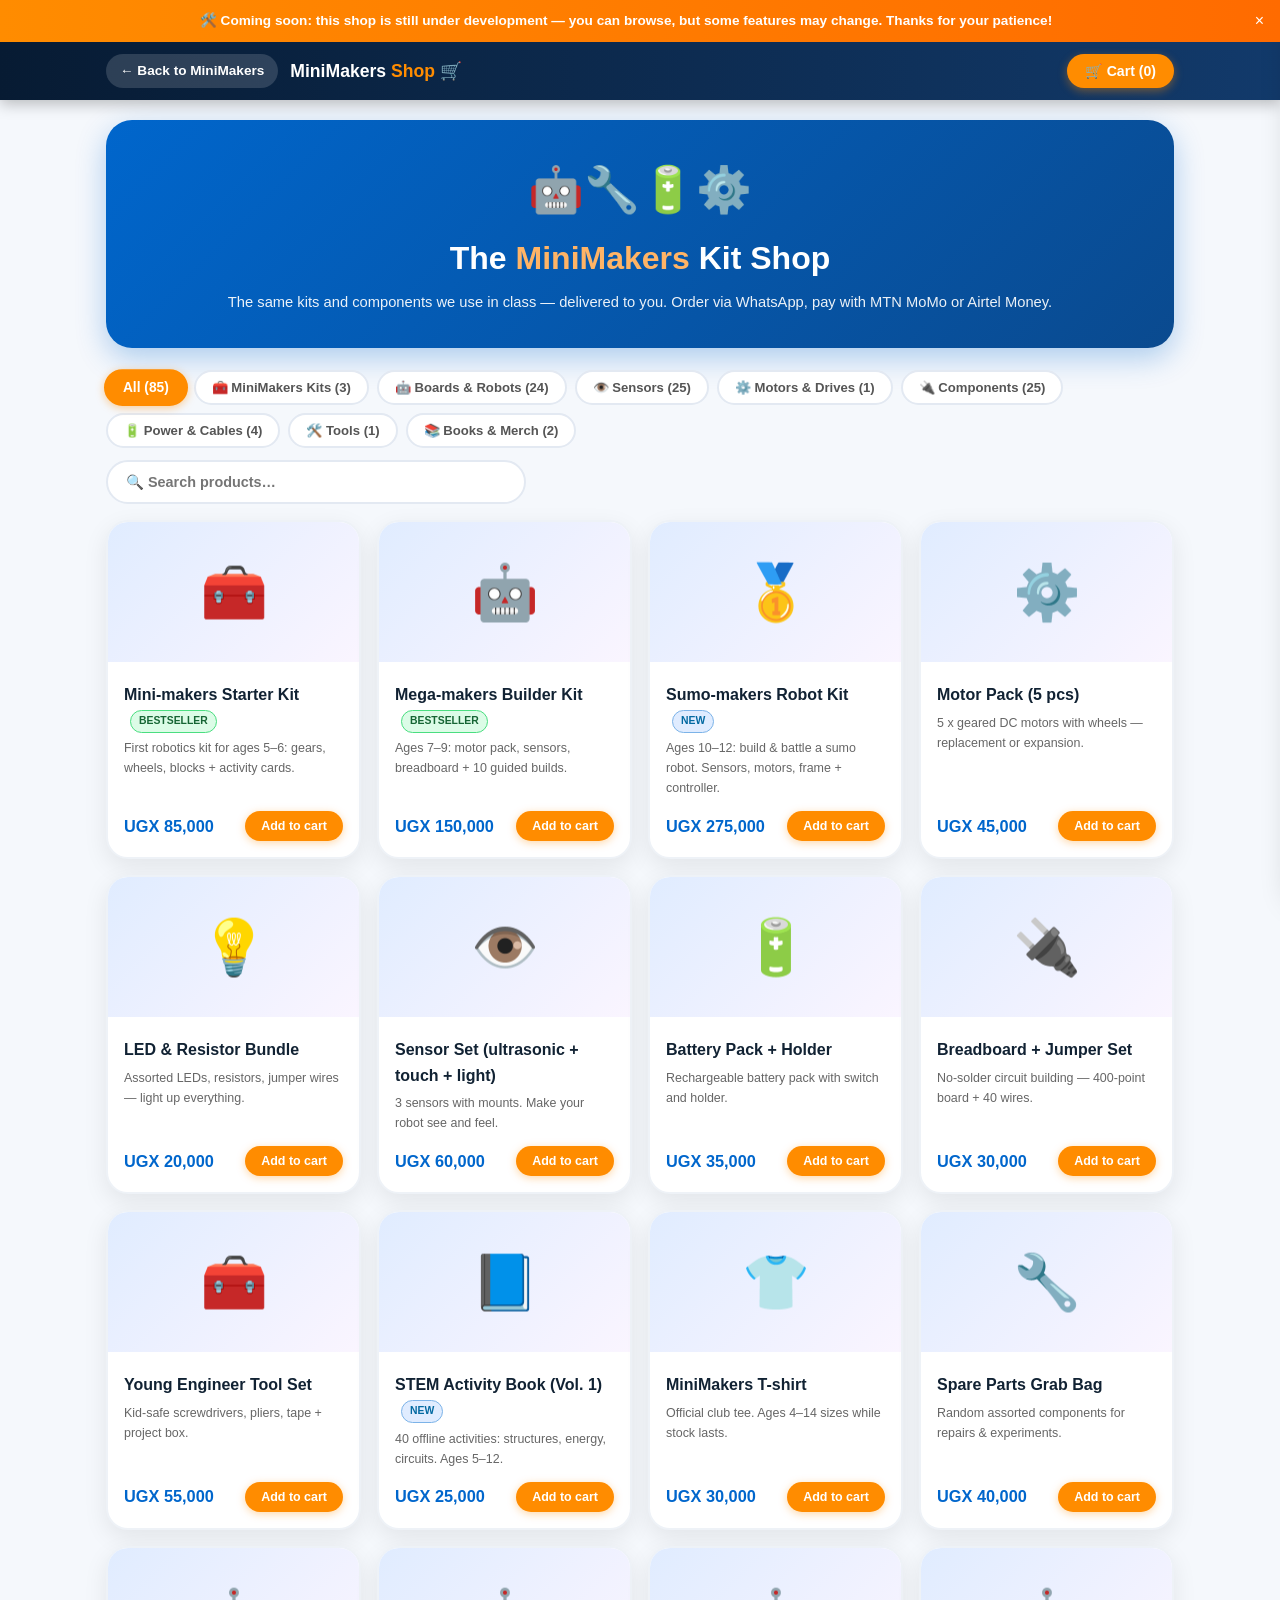
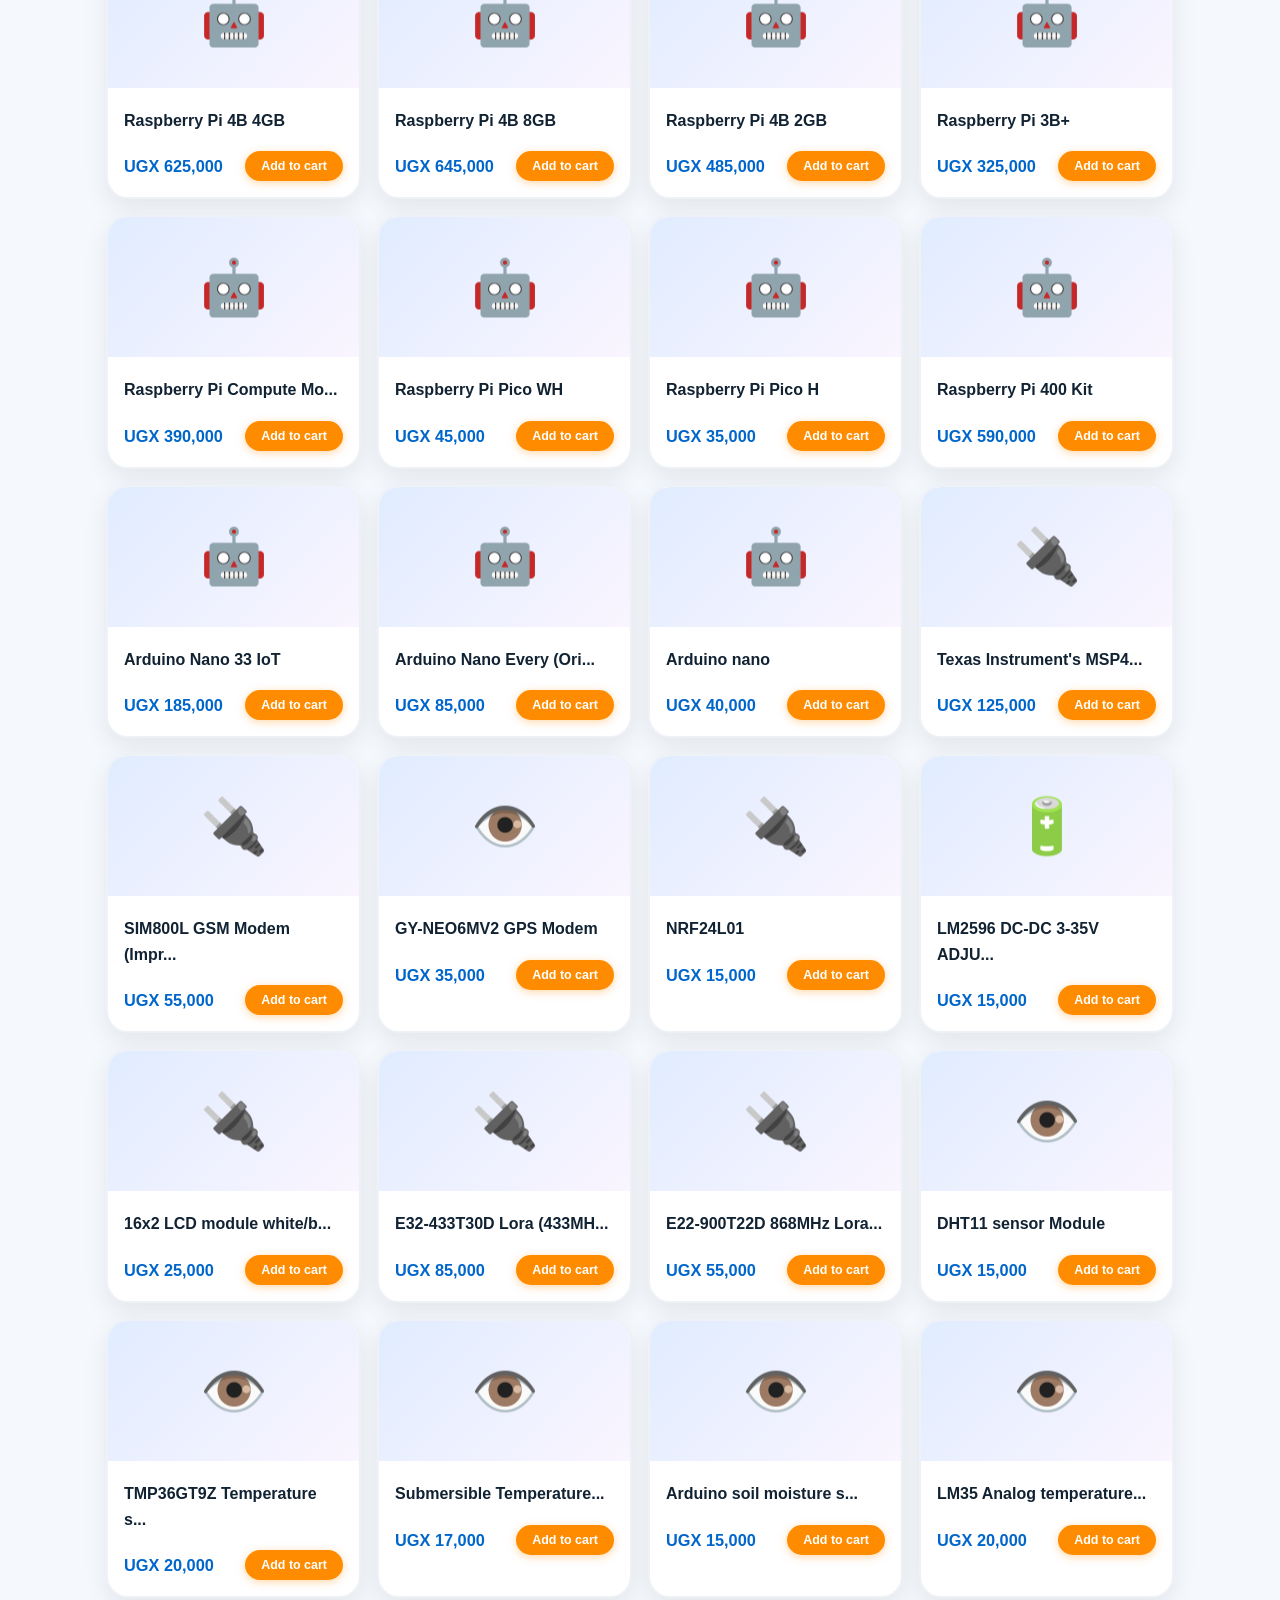
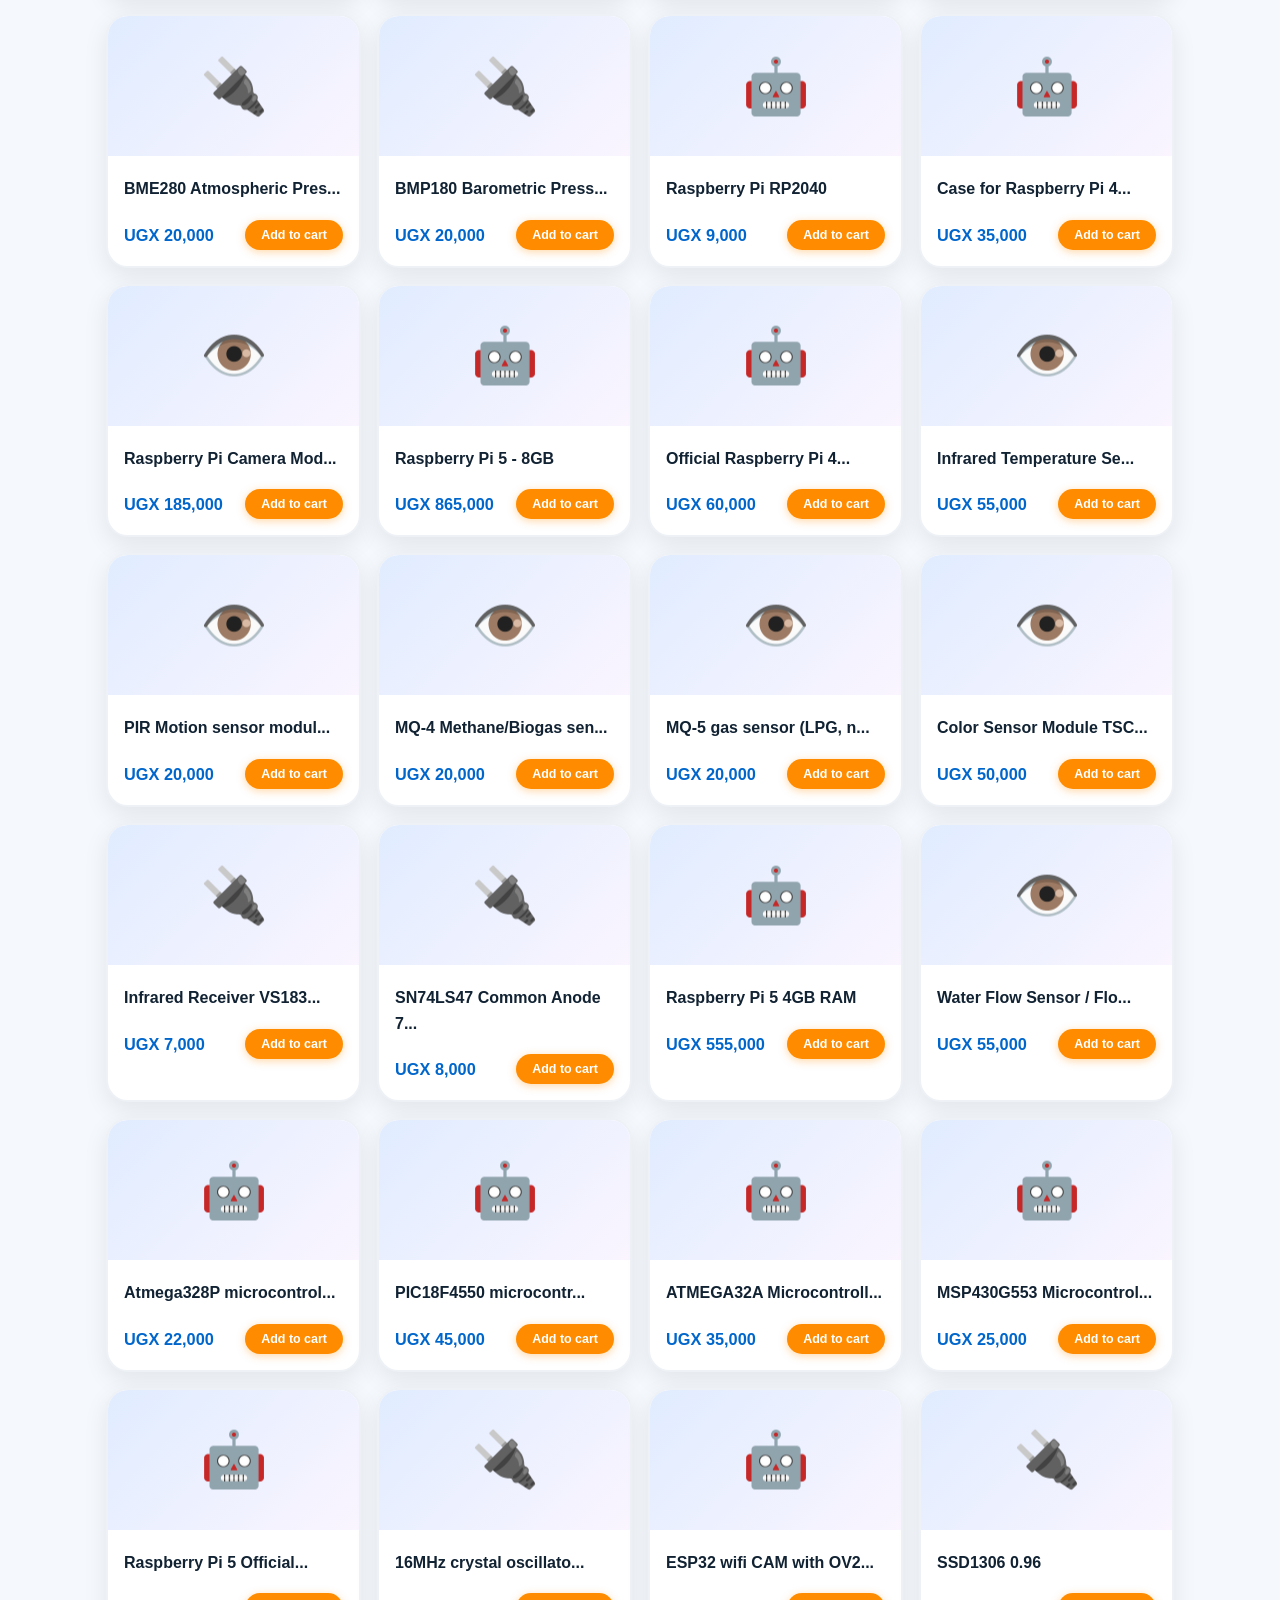
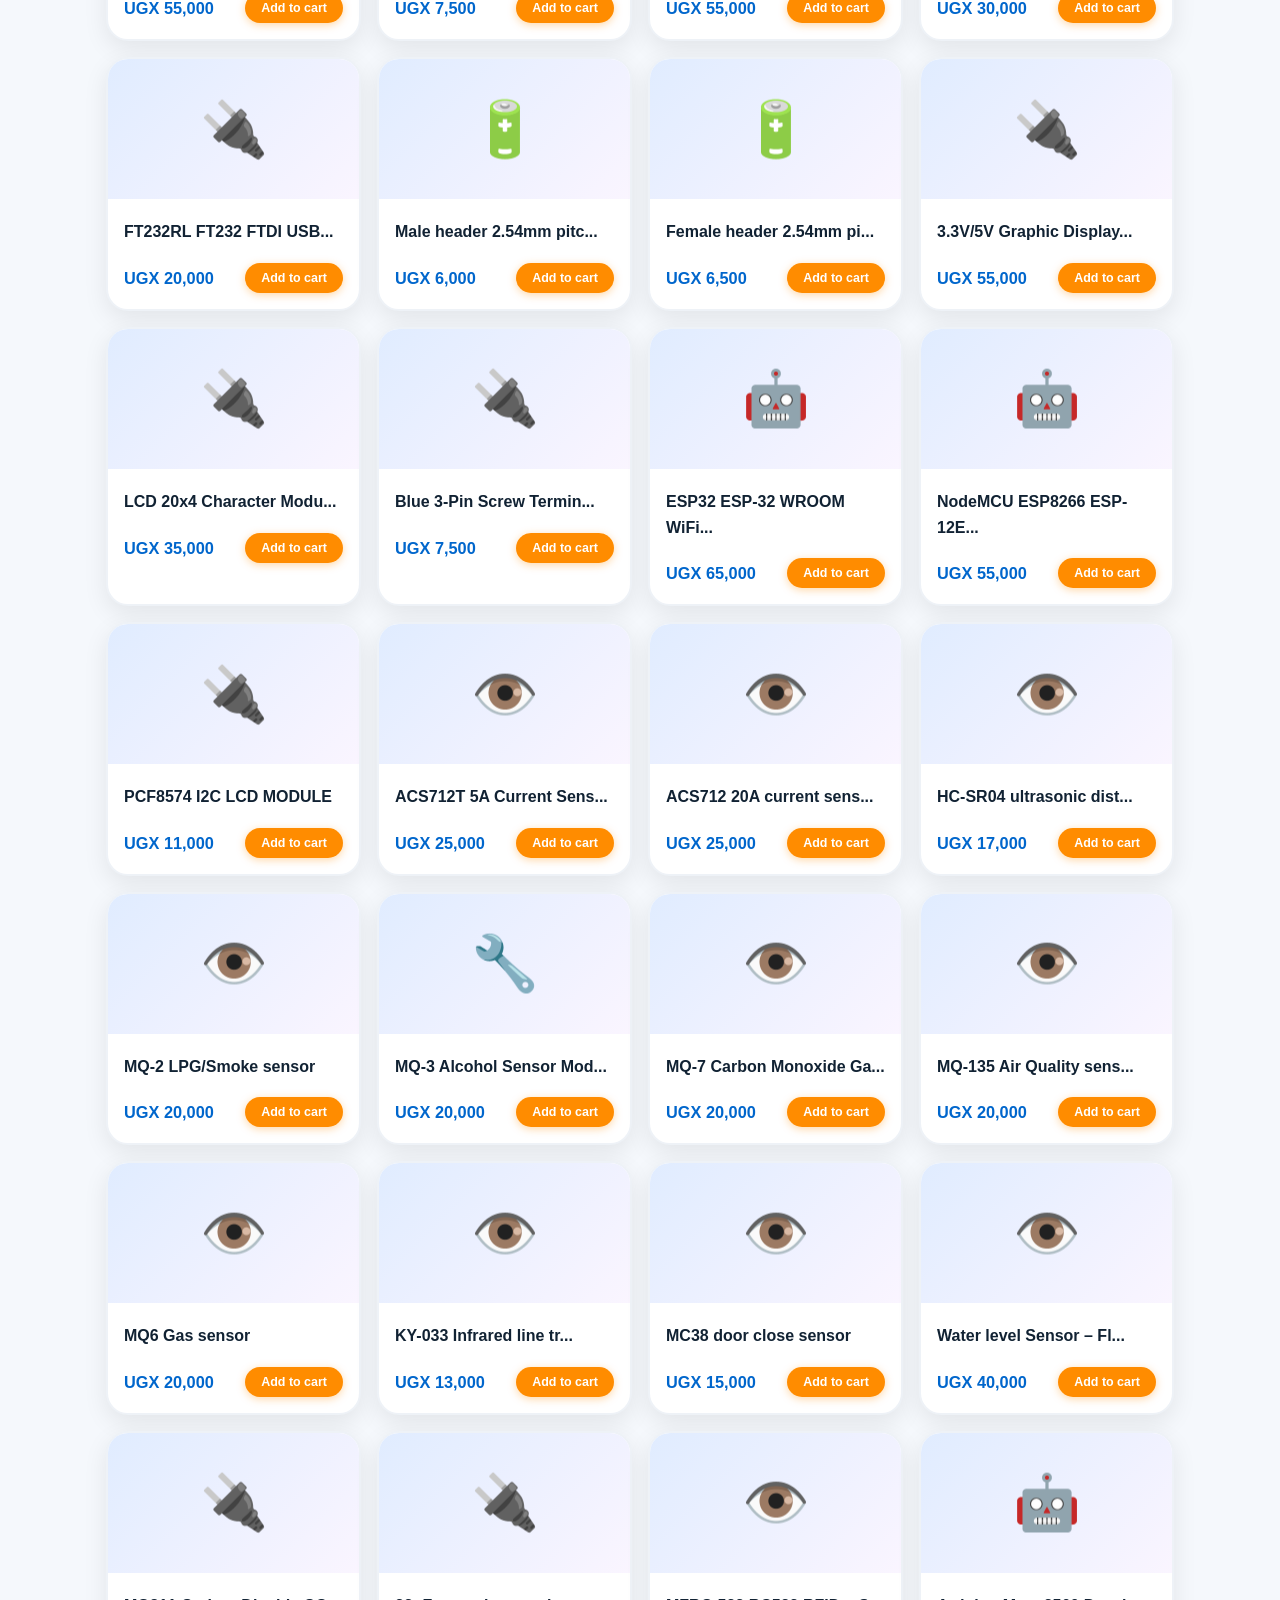
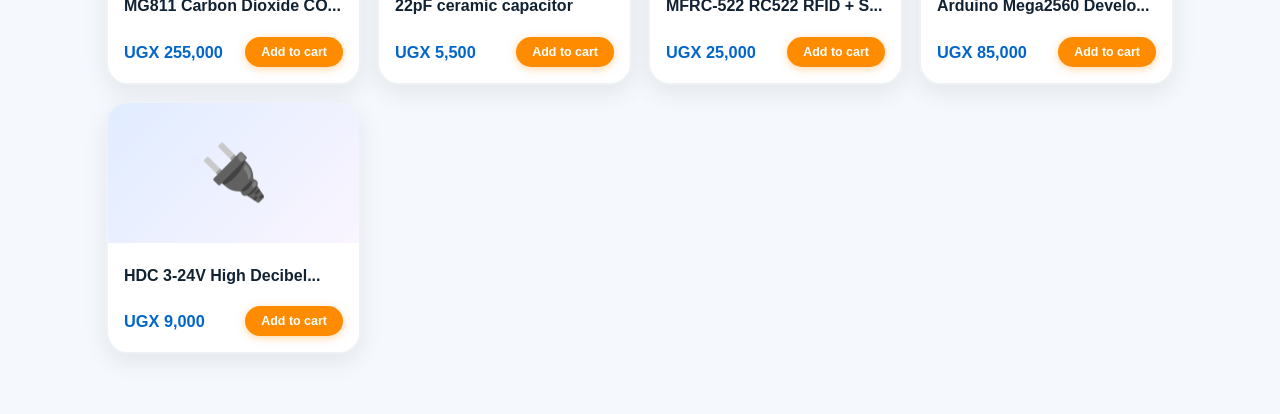
<file: store/index.html>
<!doctype html>
<html lang="en">
<head>
<meta charset="UTF-8" />
<meta name="viewport" content="width=device-width, initial-scale=1.0" />
<title>Shop — MiniMakers Robotics Academy</title>
<style>
  * { box-sizing: border-box; margin: 0; padding: 0; -webkit-tap-highlight-color: transparent; }
  body { font-family: 'Poppins', Arial, sans-serif; background: #f5f8fc; color: #333; line-height: 1.6; }
  a { text-decoration: none; color: inherit; }
  button { font-family: inherit; cursor: pointer; border: none; }
  .header { position: sticky; top: 0; z-index: 30; background: linear-gradient(90deg,#071b33,#123a6b); box-shadow: 0 4px 14px rgba(0,0,0,.25); }
  .header-top { max-width: 1100px; margin: 0 auto; padding: 12px 16px; display: flex; align-items: center; gap: 12px; flex-wrap: wrap; }
  .back-link { color: #fff; font-weight: 600; font-size: .85rem; background: rgba(255,255,255,.15); padding: 6px 14px; border-radius: 999px; transition:.3s; }
  .back-link:hover { background: #ff8c00; }
  .logo { font-weight: 800; color: #fff; font-size: 1.1rem; }
  .logo span { color: #ff8c00; }
  .cart-btn { margin-left: auto; background: #ff8c00; color: #fff; font-weight: 800; border-radius: 999px; padding: 9px 18px; font-size: .88rem; box-shadow: 0 3px 10px rgba(255,140,0,.4); transition:.2s; }
  .cart-btn:active { transform: scale(.95); }
  .container { max-width: 1100px; margin: 0 auto; padding: 20px 16px 60px; }
  .hero { border-radius: 26px; background: linear-gradient(135deg,#0066cc,#0a4a8f); padding: 34px 24px; color: #fff; text-align: center; box-shadow: 0 10px 30px rgba(0,102,204,.3); margin-bottom: 22px; }
  .hero .emojis { font-size: 2.8rem; }
  .hero h1 { font-size: clamp(1.3rem, 5vw, 2rem); font-weight: 800; margin: 8px 0 6px; }
  .hero h1 span { color: #ffb466; }
  .hero p { opacity: .92; font-weight: 500; font-size: .92rem; }
  .cats { display: flex; gap: 8px; flex-wrap: wrap; margin-bottom: 12px; }
  .search-row { margin-bottom: 16px; }
  #search { width: 100%; max-width: 420px; padding: 12px 18px; border-radius: 999px; border: 2px solid #e3e9f2; font-family: inherit; font-size: .9rem; font-weight: 600; outline: none; background: #fff; }
  #search:focus { border-color: #ff8c00; }
  .cat { padding: 8px 16px; border-radius: 999px; font-size: .82rem; font-weight: 700; background: #fff; color: #555; border: 2px solid #e3e9f2; transition:.15s; }
  .cat.active { background: #ff8c00; color: #fff; border-color: #ff8c00; transform: scale(1.05); box-shadow: 0 2px 8px rgba(255,140,0,.4); }
  .grid { display: grid; grid-template-columns: repeat(auto-fill, minmax(230px, 1fr)); gap: 16px; }
  .prod { background: #fff; border-radius: 22px; overflow: hidden; box-shadow: 0 8px 24px rgba(0,0,0,.08); border: 2px solid #eef2f7; transition: .2s; display: flex; flex-direction: column; }
  .prod:hover { transform: translateY(-4px); }
  .prod-img { height: 140px; display: flex; align-items: center; justify-content: center; font-size: 3.4rem; background: linear-gradient(135deg,#e0ecff,#faf5ff); }
  .prod-body { padding: 16px; flex-grow: 1; display: flex; flex-direction: column; }
  .prod-tag { font-size: .68rem; font-weight: 800; text-transform: uppercase; letter-spacing: 1px; color: #ff8c00; }
  .prod h3 { font-size: 1rem; font-weight: 800; color: #123; margin: 4px 0 6px; }
  .prod p { font-size: .78rem; color: #666; font-weight: 500; flex-grow: 1; }
  .prod-row { display: flex; justify-content: space-between; align-items: center; margin-top: 12px; }
  .price { font-weight: 800; color: #0066cc; font-size: 1.02rem; }
  .add-btn { background: #ff8c00; color: #fff; font-weight: 800; border-radius: 999px; padding: 8px 16px; font-size: .78rem; box-shadow: 0 2px 8px rgba(255,140,0,.35); transition:.15s; }
  .add-btn:active { transform: scale(.93); }
  .badge { display: inline-block; background: #dcfce7; color: #166534; border: 1px solid #4ade80; font-size: .65rem; font-weight: 800; border-radius: 999px; padding: 2px 8px; margin-left: 6px; vertical-align: middle; }

  /* Cart drawer */
  #cart-overlay { position: fixed; inset: 0; background: rgba(7,27,51,.5); z-index: 90; display: none; }
  #cart { position: fixed; top: 0; right: -420px; width: 400px; max-width: 92vw; height: 100%; background: #fff; z-index: 95; transition: right .28s ease; display: flex; flex-direction: column; box-shadow: -8px 0 30px rgba(0,0,0,.2); }
  #cart.open { right: 0; }
  #cart-overlay.open { display: block; }
  .cart-head { background: #071b33; color: #fff; padding: 16px 18px; display: flex; justify-content: space-between; align-items: center; }
  .cart-head h3 { font-size: 1.05rem; font-weight: 800; }
  .cart-close { background: rgba(255,255,255,.15); color: #fff; width: 32px; height: 32px; border-radius: 50%; font-size: 1.1rem; font-weight: 900; }
  .cart-items { flex-grow: 1; overflow-y: auto; padding: 14px 18px; }
  .cart-item { display: flex; gap: 10px; align-items: center; padding: 10px 0; border-bottom: 1px solid #eef2f7; }
  .ci-emoji { font-size: 1.8rem; width: 44px; height: 44px; display: flex; align-items: center; justify-content: center; background: #f0f6ff; border-radius: 12px; }
  .ci-info { flex-grow: 1; }
  .ci-info h4 { font-size: .85rem; font-weight: 800; color: #123; }
  .ci-info span { font-size: .75rem; color: #0066cc; font-weight: 700; }
  .ci-qty { display: flex; align-items: center; gap: 6px; }
  .ci-qty button { width: 26px; height: 26px; border-radius: 8px; background: #eef2f7; font-weight: 900; color: #123; font-size: .9rem; }
  .ci-qty .q { font-weight: 800; font-size: .9rem; min-width: 16px; text-align: center; }
  .cart-empty { text-align: center; color: #999; padding: 40px 10px; font-weight: 600; }
  .cart-foot { padding: 16px 18px; border-top: 2px solid #eef2f7; }
  .cart-total { display: flex; justify-content: space-between; font-weight: 900; margin-bottom: 12px; font-size: 1rem; color: #123; }
  .wa-btn { display: block; width: 100%; background: #25d366; color: #fff; font-weight: 900; text-align: center; border-radius: 999px; padding: 14px; font-size: .95rem; box-shadow: 0 4px 14px rgba(37,211,102,.4); margin-bottom: 10px; }
  .mm-note { font-size: .72rem; color: #888; text-align: center; font-weight: 600; }

  /* Toast */
  #toast { position: fixed; bottom: 18px; left: 50%; transform: translateX(-50%); background: #071b33; color: #fff; font-weight: 800; border-radius: 999px; padding: 12px 24px; box-shadow: 0 8px 24px rgba(0,0,0,.3); font-size: .84rem; z-index: 100; display: none; }

  @media (max-width: 600px) {
    .grid { grid-template-columns: repeat(2, 1fr); gap: 10px; }
    .prod-img { height: 100px; font-size: 2.6rem; }
  }
  /* Dev notice banner */
.dev-banner { position: sticky; top: 0; z-index: 999; background: linear-gradient(90deg,#ff8c00,#ff6b00); color: #fff; padding: 10px 44px 10px 16px; text-align: center; font-size: .85rem; font-weight: 600; }
.dev-banner .close-x { position: absolute; right: 10px; top: 50%; transform: translateY(-50%); background: none; color: #fff; font-size: 1rem; cursor: pointer; padding: 2px 6px; }
</style>
</head>
<body>
  <div class="dev-banner" id="devBanner">🛠️ <strong>Coming soon:</strong> this shop is still under development — you can browse, but some features may change. Thanks for your patience!
<button class="close-x" onclick="var b=document.getElementById(&quot;devBanner&quot;); if(b) b.parentNode.removeChild(b);">&times;</button>
</div>
<div class="header">
  <div class="header-top">
    <a class="back-link" href="/">← Back to MiniMakers</a>
    <div class="logo">MiniMakers <span>Shop</span> 🛒</div>
    <button class="cart-btn" id="open-cart">🛒 Cart (<span id="cart-count">0</span>)</button>
  </div>
</div>

<div class="container">
  <div class="hero">
    <div class="emojis">🤖🔧🔋⚙️</div>
    <h1>The <span>MiniMakers</span> Kit Shop</h1>
    <p>The same kits and components we use in class — delivered to you. Order via WhatsApp, pay with MTN MoMo or Airtel Money.</p>
  </div>
  <div class="cats" id="cats"></div>
  <div class="search-row"><input type="text" id="search" placeholder="🔍 Search products…" autocomplete="off"></div>
  <div class="grid" id="grid"></div>
</div>

<div id="cart-overlay"></div>
<div id="cart">
  <div class="cart-head">
    <h3>🛒 Your Order</h3>
    <button class="cart-close" id="close-cart">×</button>
  </div>
  <div class="cart-items" id="cart-items"></div>
  <div class="cart-foot">
    <div class="cart-total"><span>Total</span><span id="cart-total">UGX 0</span></div>
    <a class="wa-btn" id="wa-order" href="#">Order via WhatsApp</a>
    <p class="mm-note">💰 Pay with MTN MoMo / Airtel Money on delivery confirmation.<br>Pickup at Galaxy Institute, Bwebajja — or we arrange delivery.</p>
  </div>
</div>
<div id="toast"></div>

<script src="/products.js"></script>
<script>
/* ============ EDIT ME ============
   Manual products stay here (your own kits). Scraped supplier products
   are auto-loaded from products.js (SCRAPED_PRODUCTS) and shown below.
   WhatsApp number at the bottom. */
var MANUAL_PRODUCTS = [
  { id:"kit-mini",  cat:"starter",  emoji:"🧰", name:"Mini-makers Starter Kit",  price:85000,  desc:"First robotics kit for ages 5–6: gears, wheels, blocks + activity cards.", bestseller:true },
  { id:"kit-mega",  cat:"starter",  emoji:"🤖", name:"Mega-makers Builder Kit",  price:150000, desc:"Ages 7–9: motor pack, sensors, breadboard + 10 guided builds.", bestseller:true },
  { id:"kit-sumo",  cat:"starter",  emoji:"🥇", name:"Sumo-makers Robot Kit",    price:275000, desc:"Ages 10–12: build & battle a sumo robot. Sensors, motors, frame + controller.", new:true },
  { id:"motors",    cat:"motors",   emoji:"⚙️", name:"Motor Pack (5 pcs)",       price:45000,  desc:"5 x geared DC motors with wheels — replacement or expansion." },
  { id:"leds",      cat:"components", emoji:"💡", name:"LED & Resistor Bundle",  price:20000,  desc:"Assorted LEDs, resistors, jumper wires — light up everything." },
  { id:"sensors",   cat:"sensors",  emoji:"👁️", name:"Sensor Set (ultrasonic + touch + light)", price:60000, desc:"3 sensors with mounts. Make your robot see and feel." },
  { id:"battery",   cat:"power",    emoji:"🔋", name:"Battery Pack + Holder",   price:35000,  desc:"Rechargeable battery pack with switch and holder." },
  { id:"bboard",    cat:"components", emoji:"🔌", name:"Breadboard + Jumper Set",  price:30000,  desc:"No-solder circuit building — 400-point board + 40 wires." },
  { id:"tools",     cat:"tools",    emoji:"🧰", name:"Young Engineer Tool Set",  price:55000,  desc:"Kid-safe screwdrivers, pliers, tape + project box." },
  { id:"book",      cat:"tools2",   emoji:"📘", name:"STEM Activity Book (Vol. 1)", price:25000, desc:"40 offline activities: structures, energy, circuits. Ages 5–12.", new:true },
  { id:"merch",     cat:"tools2",   emoji:"👕", name:"MiniMakers T-shirt",       price:30000,  desc:"Official club tee. Ages 4–14 sizes while stock lasts." },
  { id:"spare",     cat:"components", emoji:"🔧", name:"Spare Parts Grab Bag",      price:40000,  desc:"Random assorted components for repairs & experiments." }
];

var CATS = [
  { id:"all", label:"All" },
  { id:"starter", label:"🧰 MiniMakers Kits" },
  { id:"boards", label:"🤖 Boards & Robots" },
  { id:"sensors", label:"👁️ Sensors" },
  { id:"motors", label:"⚙️ Motors & Drives" },
  { id:"components", label:"🔌 Components" },
  { id:"power", label:"🔋 Power & Cables" },
  { id:"tools", label:"🛠️ Tools" },
  { id:"tools2", label:"📚 Books & Merch" }
];

/* Merge manual + scraped products */
var SCRAPED = (typeof SCRAPED_PRODUCTS !== "undefined") ? SCRAPED_PRODUCTS : [];
SCRAPED.forEach(function(p){
  p.cat = p.cat || "components";
  p.emoji = p.emoji || "🧩";
  if (!p.desc) p.desc = "";
});
var PRODUCTS = MANUAL_PRODUCTS.concat(SCRAPED);

/* ==== WhatsApp order number: CHANGE THIS ==== */
var WHATSAPP = "256755051101"; // your number, international format, no +

var cart = {};
try { cart = JSON.parse(localStorage.getItem("mmCart") || "{}"); } catch(e){ cart = {}; }
function saveCart(){ try { localStorage.setItem("mmCart", JSON.stringify(cart)); } catch(e){} }

function fmt(n){ return "UGX " + n.toLocaleString(); }

function renderCats(active){
  var c = document.getElementById("cats"); c.innerHTML = "";
  CATS.forEach(function(cat){
    var count = PRODUCTS.filter(function(p){ return cat.id==="all" || p.cat===cat.id; }).length;
    if (cat.id !== "all" && count === 0) return; // hide empty categories
    var b = document.createElement("button");
    b.className = "cat" + (cat.id===active ? " active" : "");
    b.textContent = cat.label + " (" + count + ")";
    b.onclick = function(){ S.cat = cat.id; renderGrid(); renderCats(cat.id); };
    c.appendChild(b);
  });
}
var S = { cat: "all", q: "" };

function renderGrid(){
  var g = document.getElementById("grid"); g.innerHTML = "";
  var q = S.q.toLowerCase();
  var list = PRODUCTS.filter(function(p){
    var catOk = S.cat==="all" || p.cat===S.cat;
    var qOk = !q || (p.name + " " + p.desc).toLowerCase().indexOf(q) >= 0;
    return catOk && qOk;
  });
  if (list.length === 0){
    g.innerHTML = '<div class="cart-empty" style="grid-column:1/-1">No products found 😕<br>Try another category or search term.</div>';
    return;
  }
  list.forEach(function(p){
    var d = document.createElement("div"); d.className = "prod";
    var badge = p.bestseller ? '<span class="badge">BESTSELLER</span>' : (p.new ? '<span class="badge" style="background:#e0ecff;color:#0369a1;border-color:#7cb3e8">NEW</span>' : "");
    d.innerHTML = '<div class="prod-img">'+p.emoji+'</div><div class="prod-body">'
      + '<h3>'+p.name+badge+'</h3>'+(p.desc?'<p>'+p.desc+'</p>':'')
      + '<div class="prod-row"><span class="price">'+fmt(p.price)+'</span>'
      + '<button class="add-btn" data-id="'+p.id+'">Add to cart</button></div></div>';
    g.appendChild(d);
  });
  g.querySelectorAll(".add-btn").forEach(function(b){
    b.onclick = function(){
      var id = b.getAttribute("data-id");
      cart[id] = (cart[id]||0) + 1;
      saveCart(); renderCart();
      toast("Added to cart ✅");
    };
  });
}

function renderCart(){
  var items = document.getElementById("cart-items");
  var count = 0, total = 0;
  items.innerHTML = "";
  Object.keys(cart).forEach(function(id){
    if (!cart[id]) return;
    var p = PRODUCTS.filter(function(x){ return x.id===id; })[0];
    if (!p) return;
    count += cart[id]; total += p.price * cart[id];
    var d = document.createElement("div"); d.className = "cart-item";
    d.innerHTML = '<div class="ci-emoji">'+p.emoji+'</div><div class="ci-info"><h4>'+p.name+'</h4><span>'+fmt(p.price)+'</span></div>'
      + '<div class="ci-qty"><button data-minus="'+id+'">−</button><span class="q">'+cart[id]+'</span><button data-plus="'+id+'">+</button></div>';
    items.appendChild(d);
  });
  items.querySelectorAll("[data-plus]").forEach(function(b){ b.onclick = function(){ cart[b.getAttribute("data-plus")]++; saveCart(); renderCart(); }; });
  items.querySelectorAll("[data-minus]").forEach(function(b){ b.onclick = function(){ var id=b.getAttribute("data-minus"); cart[id]--; if(cart[id]<=0) delete cart[id]; saveCart(); renderCart(); }; });
  if (count === 0) items.innerHTML = '<div class="cart-empty">Your cart is empty 🛒<br>Add some kits to get building!</div>';
  document.getElementById("cart-count").textContent = count;
  document.getElementById("cart-total").textContent = fmt(total);

  /* WhatsApp order message */
  var lines = ["Hello MiniMakers! I would like to order:", ""];
  Object.keys(cart).forEach(function(id){
    if (!cart[id]) return;
    var p = PRODUCTS.filter(function(x){ return x.id===id; })[0];
    if (p) lines.push("• "+p.name+" x"+cart[id]+" — "+fmt(p.price*cart[id]));
  });
  lines.push("", "Total: "+fmt(total));
  document.getElementById("wa-order").href = "https://wa.me/"+WHATSAPP+"?text="+encodeURIComponent(lines.join("\n"));
}

function openCart(){ document.getElementById("cart").classList.add("open"); document.getElementById("cart-overlay").classList.add("open"); }
function closeCart(){ document.getElementById("cart").classList.remove("open"); document.getElementById("cart-overlay").classList.remove("open"); }
document.getElementById("open-cart").onclick = openCart;
document.getElementById("close-cart").onclick = closeCart;
document.getElementById("cart-overlay").onclick = closeCart;

function toast(msg){
  var t = document.getElementById("toast");
  t.textContent = msg; t.style.display = "block";
  clearTimeout(t._tm); t._tm = setTimeout(function(){ t.style.display = "none"; }, 1800);
}

document.getElementById("search").addEventListener("input", function(e){
  S.q = e.target.value; renderGrid();
});
renderCats("all");
renderGrid();
renderCart();
</script>
</body>
</html>
</file>
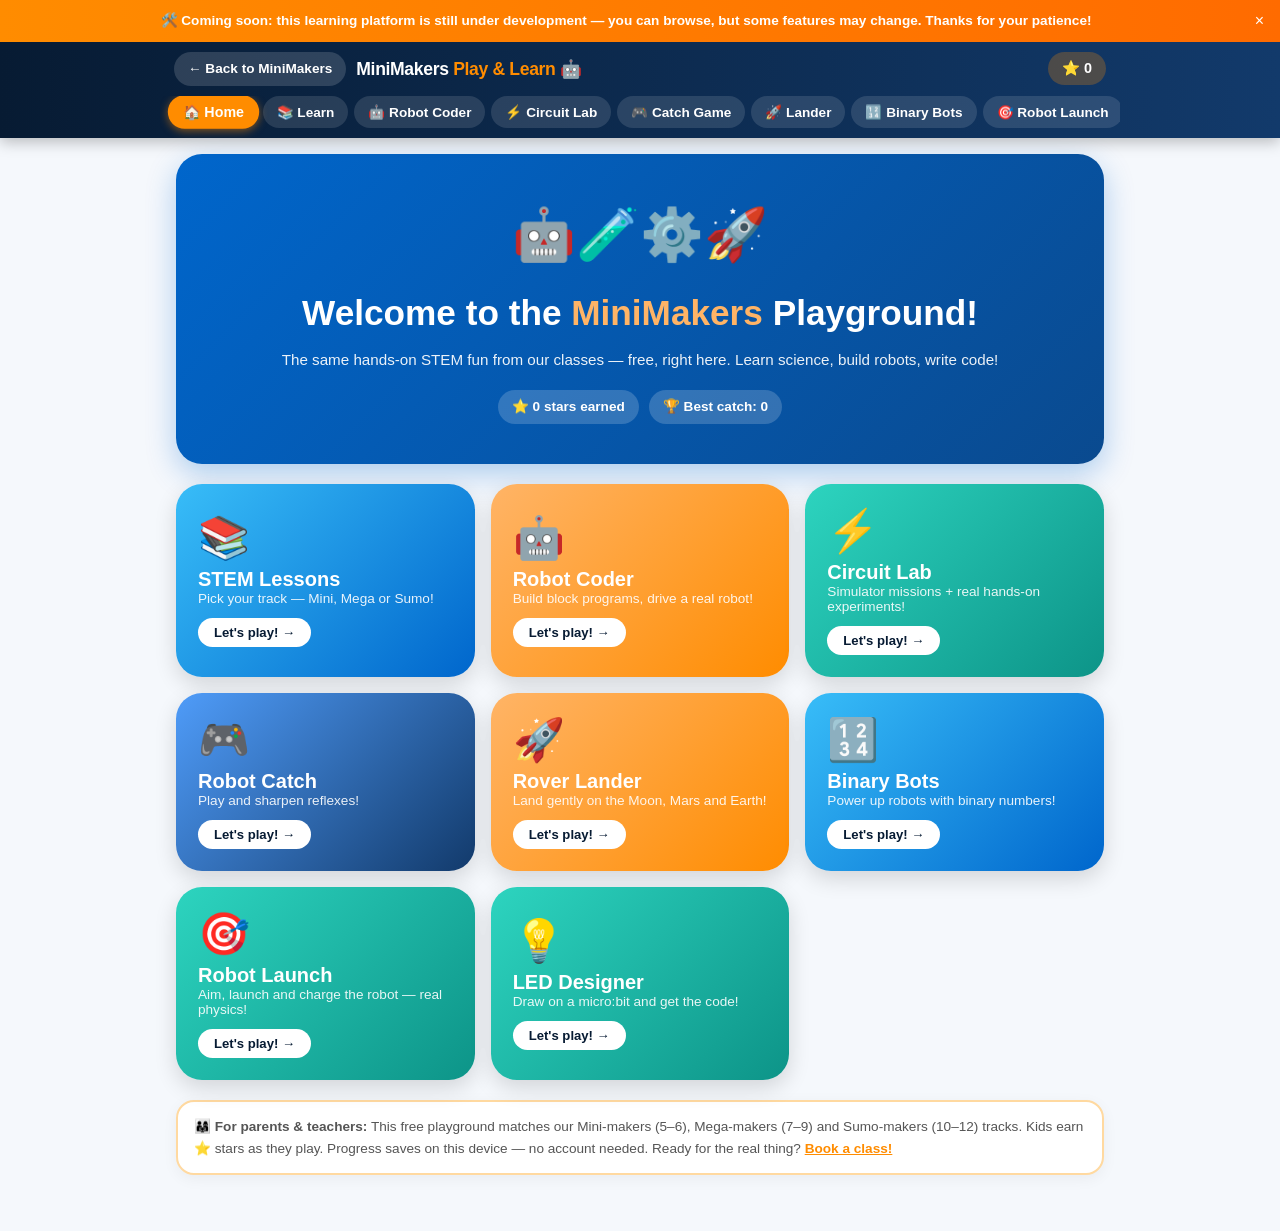
<file: academy.html>
<!doctype html>
<html lang="en">
<head>
<meta charset="UTF-8" />
<title>MiniMakers — Play &amp; Learn</title>
<link rel="canonical" href="https://minimakers.me/learn/" />
<meta http-equiv="refresh" content="0; url=/learn/" />
<script>location.replace("/learn/");</script>
</head>
<body><p>Moved to <a href="/learn/">minimakers.me/learn</a></p></body>
</html>
</file>
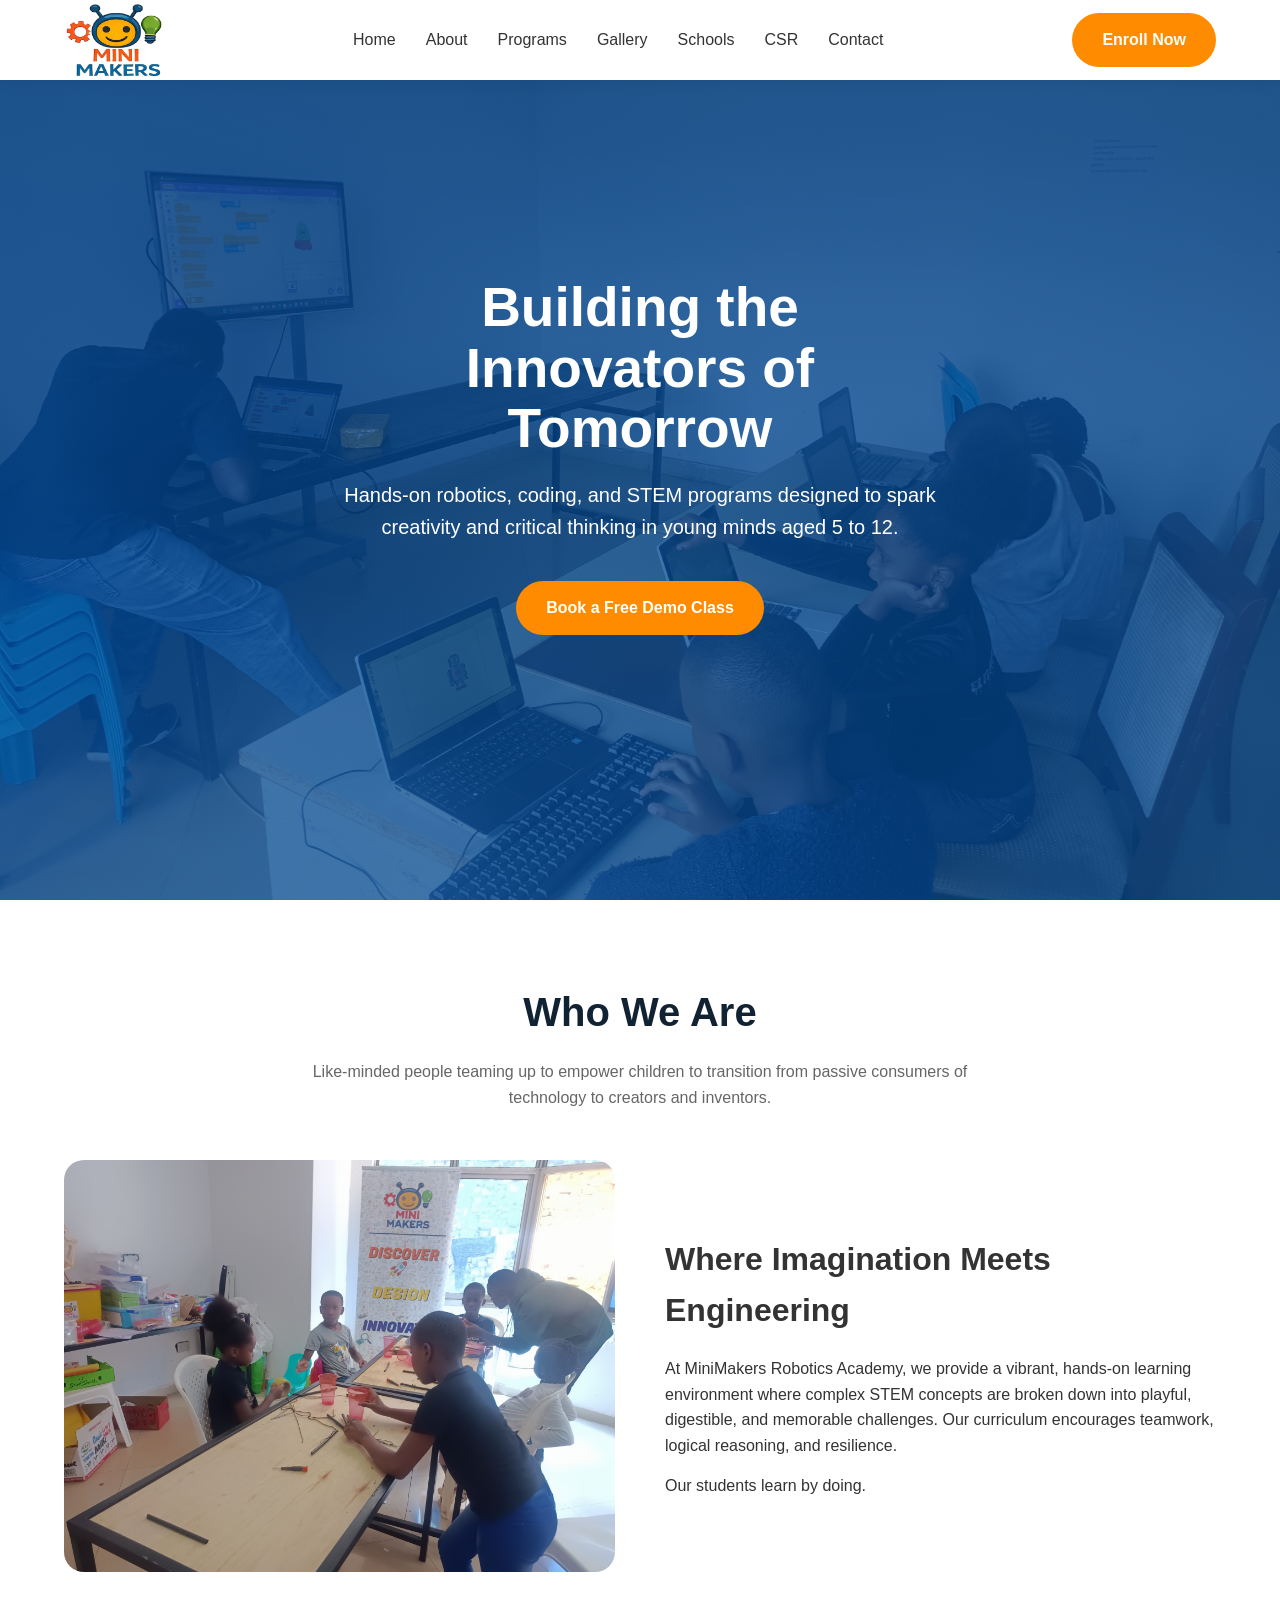
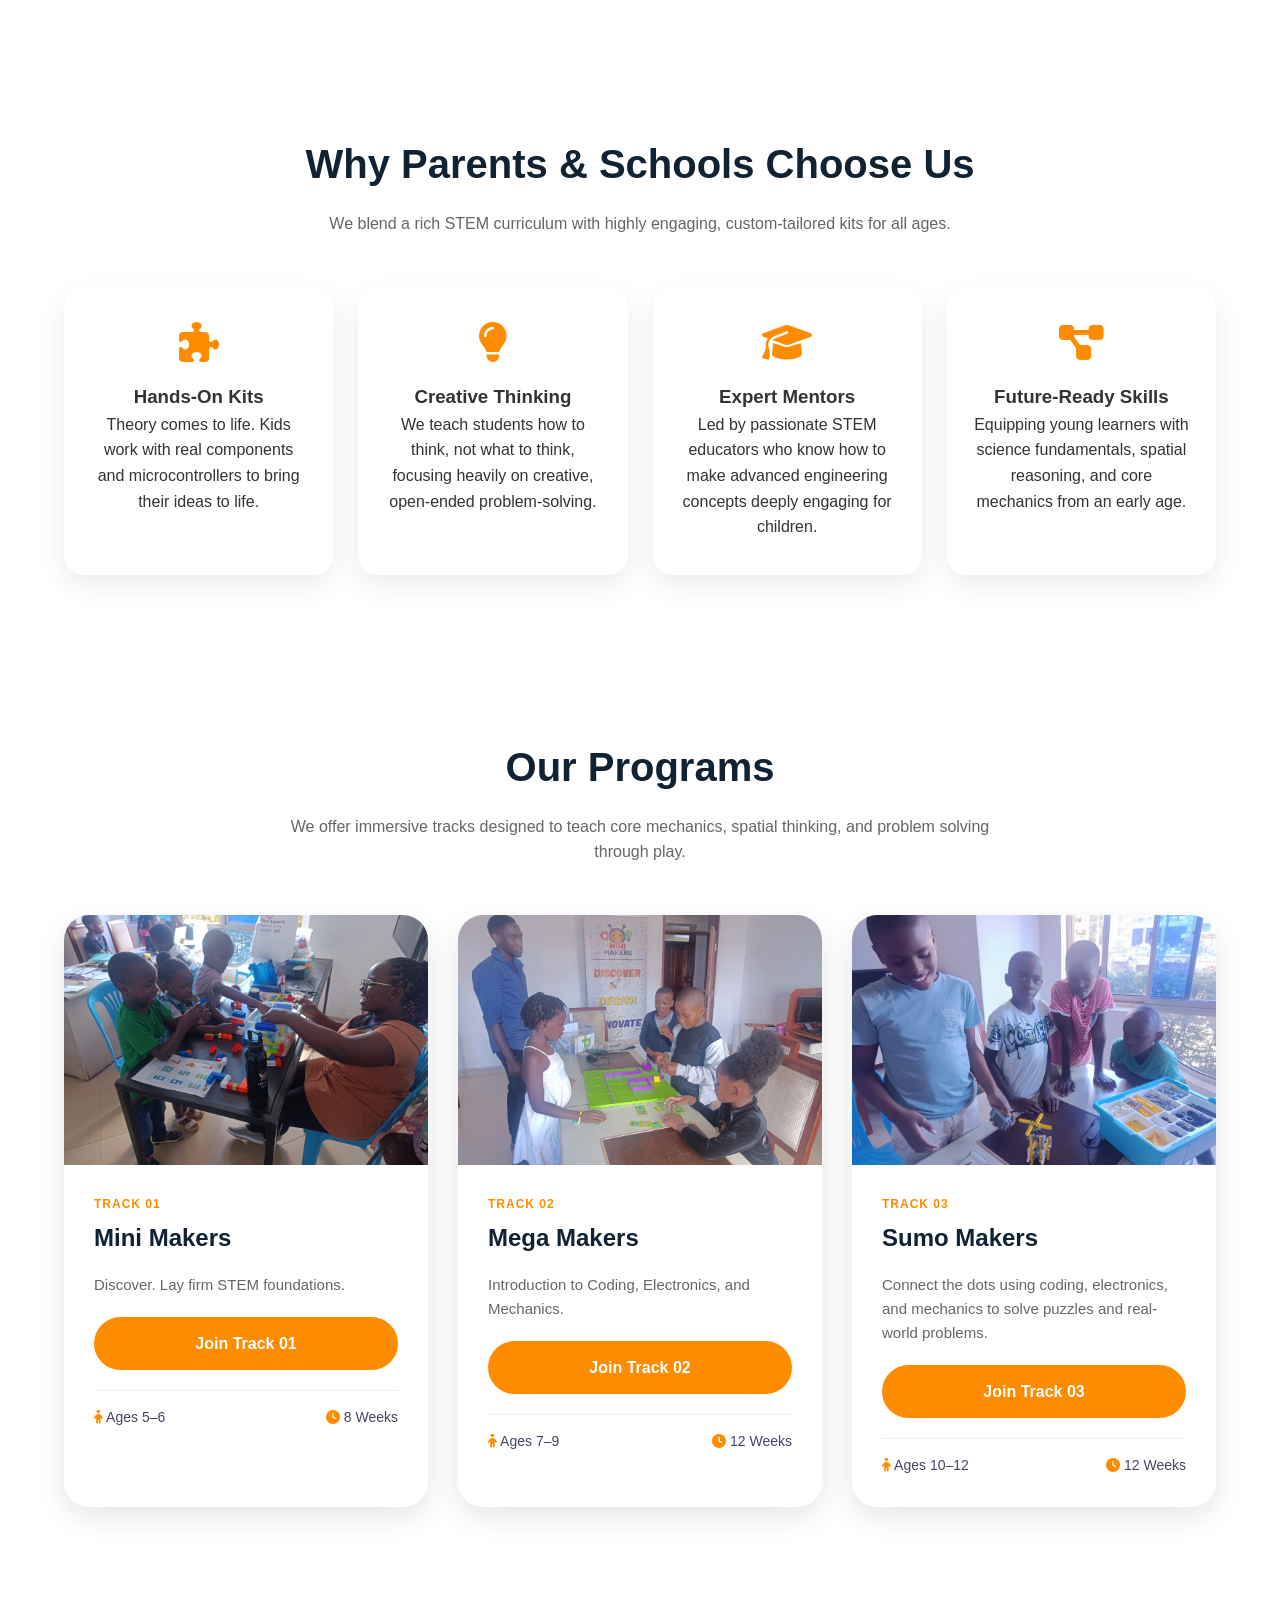
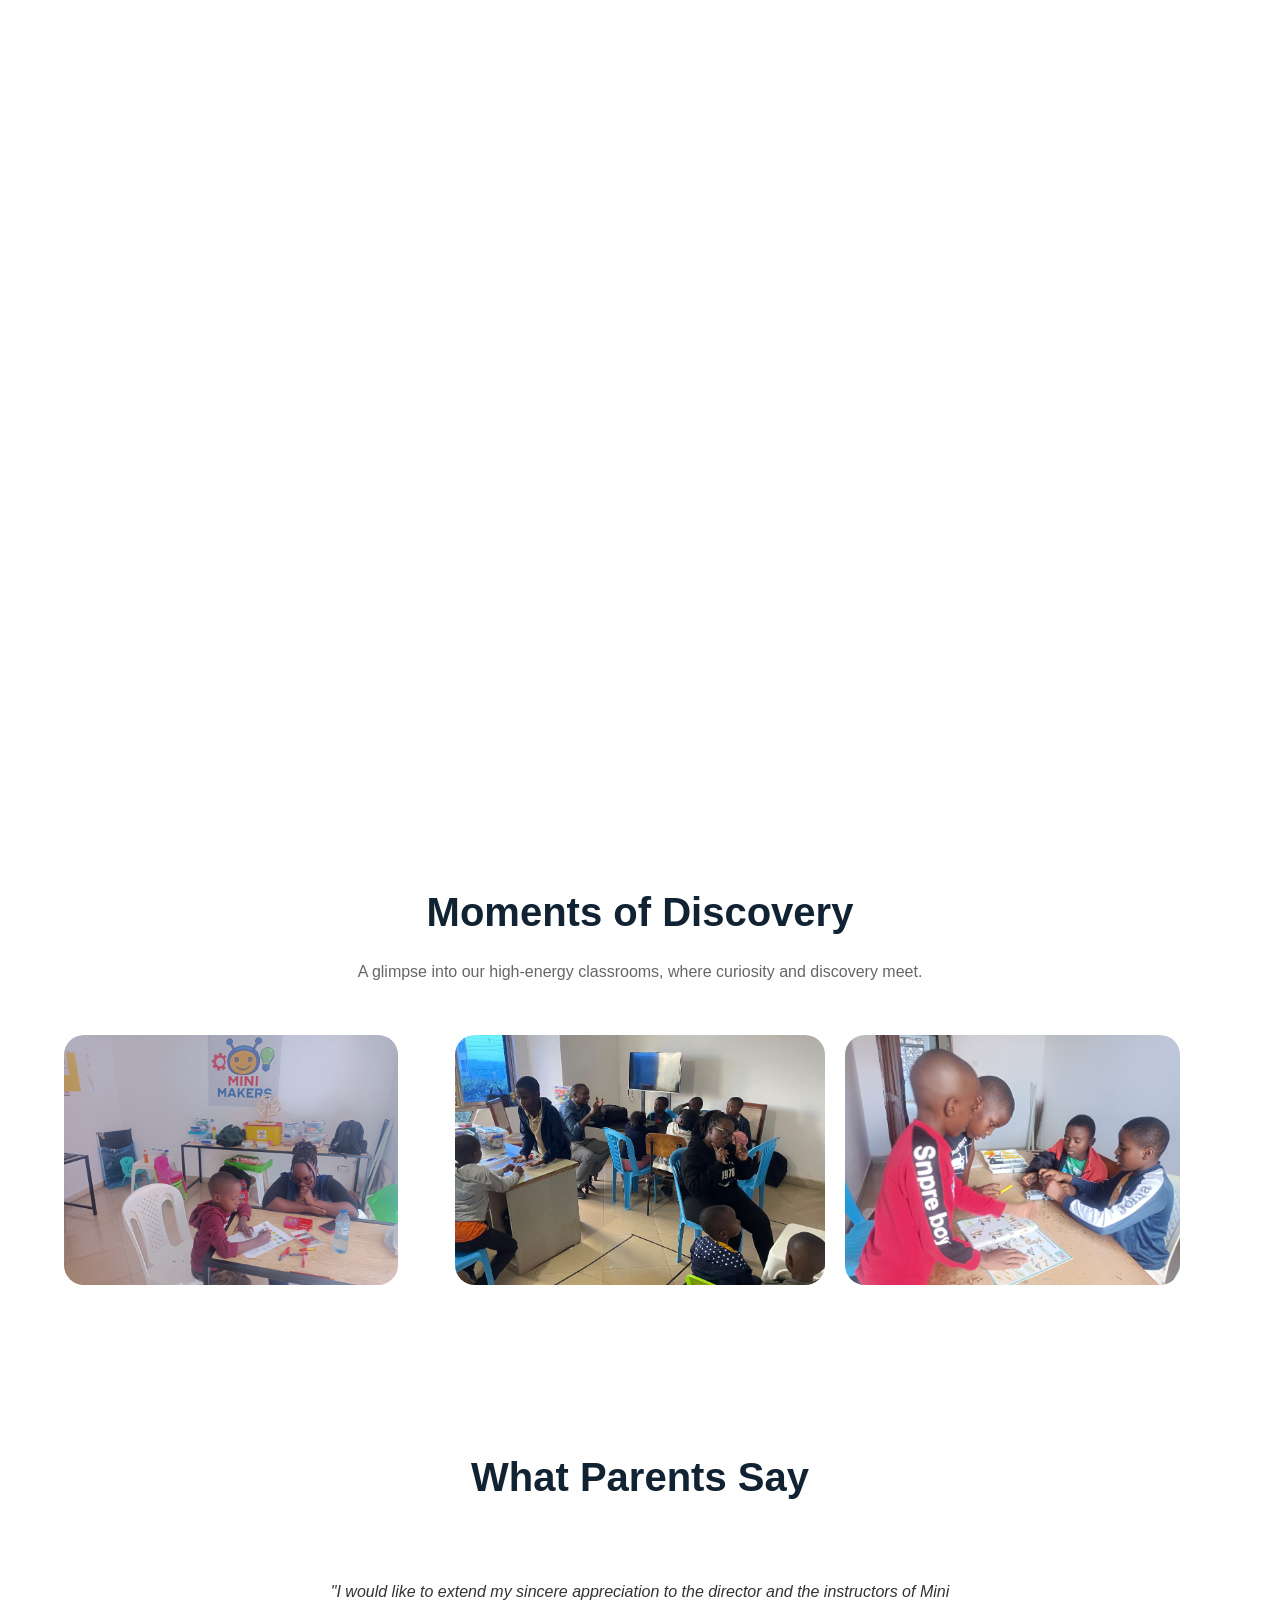
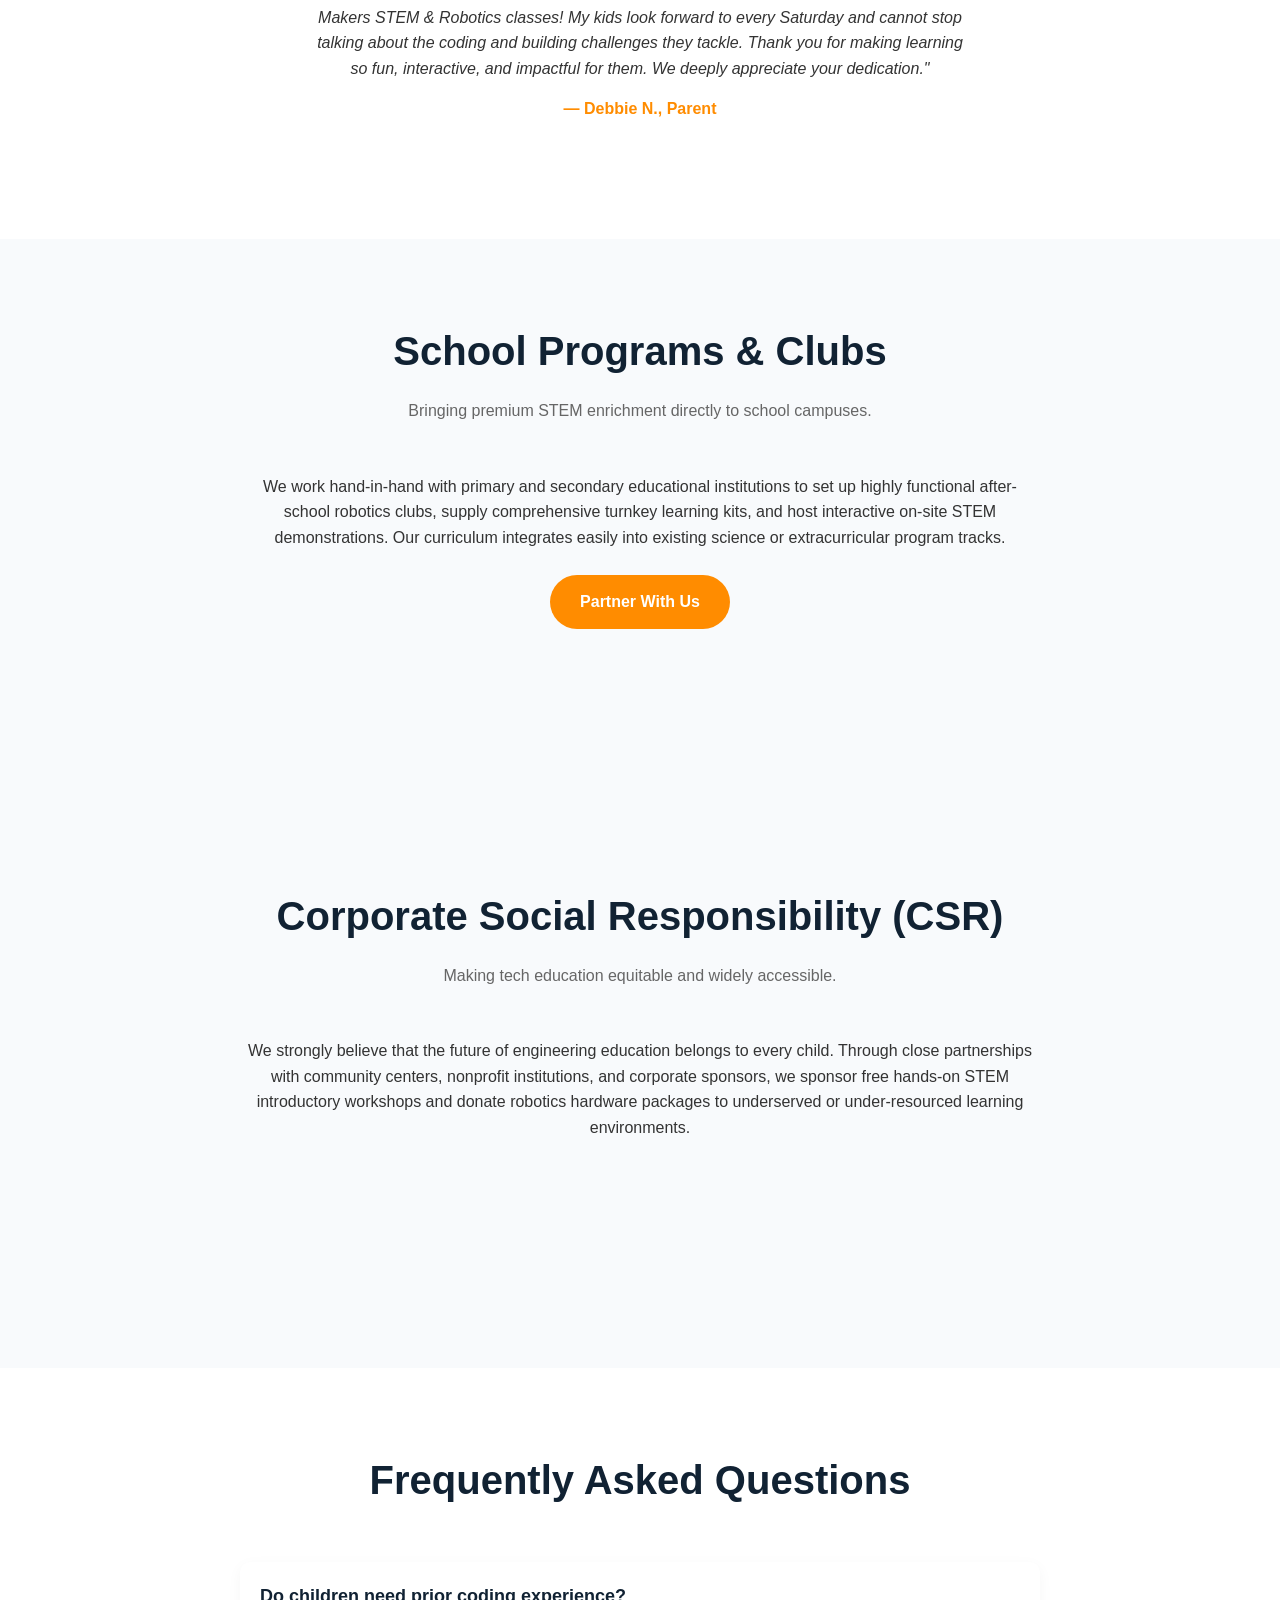
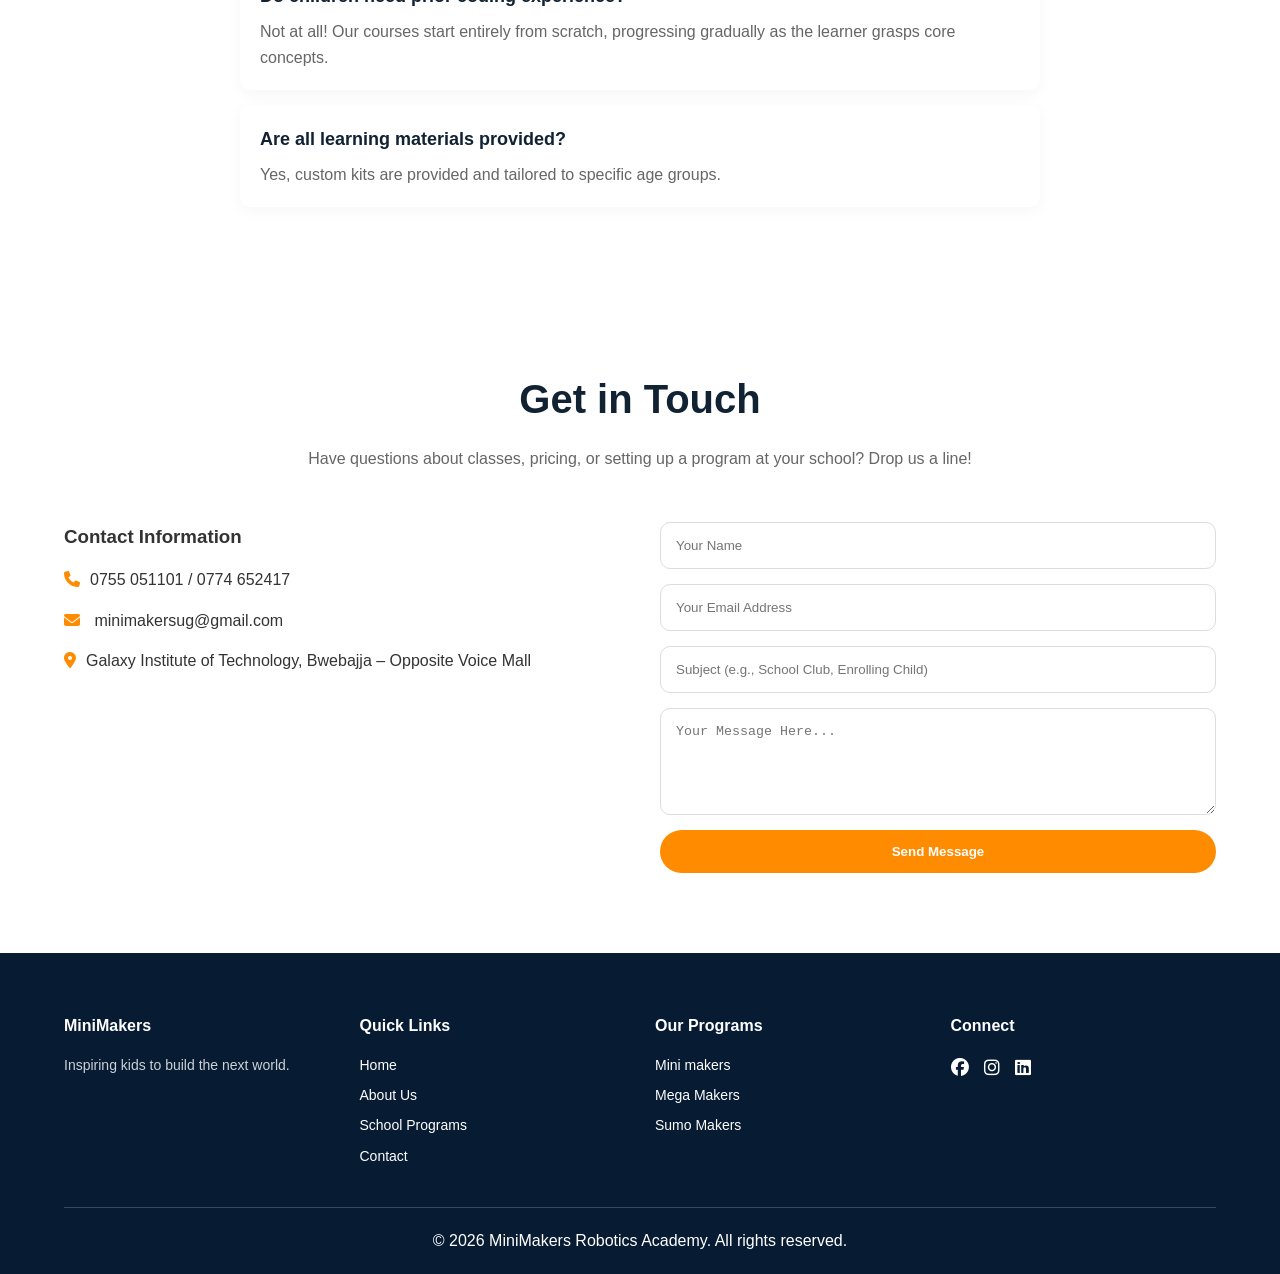
<file: index_cleaned.html>
<!DOCTYPE html>
<html lang="en">

<head>
    <meta charset="UTF-8">
    <meta name="viewport" content="width=device-width, initial-scale=1.0">

    <title>MiniMakers Robotics Academy</title>

    <meta name="description" content="">
    <meta name="keywords" content="">
    <meta name="author" content="MiniMakers Academy">

    <!-- Google Fonts -->
    <link rel="preconnect" href="https://fonts.googleapis.com">
    <link rel="preconnect" href="https://fonts.gstatic.com" crossorigin>

    <!-- Font Awesome -->
    <link rel="stylesheet"
        href="https://cdnjs.cloudflare.com/ajax/libs/font-awesome/6.6.0/css/all.min.css">

    <!-- Main Styles -->
    <link rel="stylesheet" href="style.css">
</head>

<body>

    <!-- =========================
         HEADER
    ========================== -->

    <header id="header">

        <div class="container">

            <a href="#" class="logo">
                <img src="images/logo.png" alt="MiniMakers Logo">
            </a>

            <nav>

                <ul class="nav-links">

                    <li><a href="#hero">Home</a></li>

                    <li><a href="#about">About</a></li>

                    <li><a href="#programs">Programs</a></li>

                    <li><a href="#gallery">Gallery</a></li>

                    <li><a href="#schools">Schools</a></li>

                    <li><a href="#csr">CSR</a></li>

                    <li><a href="#contact">Contact</a></li>

                </ul>

            </nav>

            <a href="#contact" class="btn program-join-btn" data-program="General Enrollment">Enroll Now</a>

            <button class="mobile-menu">
                <i class="fas fa-bars"></i>
            </button>

        </div>

    </header>


    <!-- =========================
         HERO
    ========================== -->

    <section id="hero">
        <div class="container">
           <div class="hero-content">
    <h1>Building the Innovators of Tomorrow</h1>
    <p>Hands-on robotics, coding, and STEM programs designed to spark creativity and critical thinking in young minds aged 5 to 12.</p>
    
    <a href="#contact" class="btn program-join-btn" data-program="Free Demo Class">Book a Free Demo Class</a>
</div>
            <div class="hero-image">
                <!-- Background image handles this via your CSS, but you can add minor accents here if needed -->
            </div>
        </div>
    </section>



    <!-- =========================
         ABOUT
    ========================== -->

    <section id="about">
        <div class="container">
            <div class="section-title">
                <h2>Who We Are</h2>
                <p>Like-minded people teaming up to empower children to transition from passive consumers of technology to creators and inventors.</p>
            </div>
            <div class="about-grid">
                <div class="about-image">
                    <img src="images/about-robotics.jpg" alt="Children building a robot at MiniMakers">
                </div>
                <div class="about-content">
                    <h3>Where Imagination Meets Engineering</h3>
                    <p>At MiniMakers Robotics Academy, we provide a vibrant, hands-on learning environment where complex STEM concepts are broken down into playful, digestible, and memorable challenges. Our curriculum encourages teamwork, logical reasoning, and resilience.</p>
                    <p style="margin-top: 15px;">Our students learn by doing.</p>
                </div>
            </div>
        </div>
    </section>



    <!-- =========================
         WHY US
    ========================== -->

    <section id="why-us">
        <div class="container">
            <div class="section-title">
                <h2>Why Parents & Schools Choose Us</h2>
                <p>We blend a rich STEM curriculum with highly engaging, custom-tailored kits for all ages.</p>
            </div>
            <div class="features-grid">
                <article class="feature-card">
                    <i class="fas fa-puzzle-piece"></i>
                    <h3>Hands-On Kits</h3>
                    <p>Theory comes to life. Kids work with real components and microcontrollers to bring their ideas to life.</p>
                </article>
                <article class="feature-card">
                    <i class="fas fa-lightbulb"></i>
                    <h3>Creative Thinking</h3>
                    <p>We teach students how to think, not what to think, focusing heavily on creative, open-ended problem-solving.</p>
                </article>
                <article class="feature-card">
                    <i class="fas fa-graduation-cap"></i>
                    <h3>Expert Mentors</h3>
                    <p>Led by passionate STEM educators who know how to make advanced engineering concepts deeply engaging for children.</p>
                </article>
                <article class="feature-card">
                    <i class="fas fa-project-diagram"></i>
                    <h3>Future-Ready Skills</h3>
                    <p>Equipping young learners with science fundamentals, spatial reasoning, and core mechanics from an early age.</p>
                </article>
            </div>
        </div>
    </section>



    <!-- =========================
         PROGRAMS
    ========================== -->

    <section id="programs">
    <div class="container">
        
        <!-- Wix Section Header -->
        <div class="section-title">
            <h2>Our Programs</h2>
            <p>We offer immersive tracks designed to teach core mechanics, spatial thinking, and problem solving through play.</p>
        </div>

        <!-- Wix Grid Layout (3-Column Layout) -->
        <div class="program-grid">

            <article class="program-card">
                <div class="program-card-image">
                    <img src="images/minimakers.jpg" alt="Space Exploration Track">
                </div>
                <div class="program-card-content">
                    <span class="program-tag" style="font-size: 12px; font-weight: 600; color: #ff8c00; text-transform: uppercase; letter-spacing: 1px;">Track 01</span>
                    <h3 style="margin: 5px 0 15px; font-size: 24px; color: #123;">Mini Makers</h3>
                    <p style="color: #666; font-size: 15px; margin-bottom: 20px;">Discover. Lay firm STEM foundations.</p>
                    
                    <div class="program-action" style="margin-bottom: 20px;">
                        <a href="#contact" class="btn program-join-btn" data-program="Space Exploration" style="width: 100%; text-align: center;">Join Track 01</a>
                    </div>

                    <div class="program-meta" style="border-top: 1px solid #eee; padding-top: 15px; display: flex; justify-content: space-between; font-size: 14px; color: #446;">
                        <span><i class="fas fa-child" style="color: #ff8c00;"></i> Ages 5–6</span>
                        <span><i class="fas fa-clock" style="color: #ff8c00;"></i> 8 Weeks</span>
                    </div>
                </div>
            </article>

            <article class="program-card">
                <div class="program-card-image">
                    <img src="images/megamakers.jpg" alt="Robotics & Coding Track">
                </div>
                <div class="program-card-content">
                    <span class="program-tag" style="font-size: 12px; font-weight: 600; color: #ff8c00; text-transform: uppercase; letter-spacing: 1px;">Track 02</span>
                    <h3 style="margin: 5px 0 15px; font-size: 24px; color: #123;">Mega Makers</h3>
                    <p style="color: #666; font-size: 15px; margin-bottom: 20px;">Introduction to Coding, Electronics, and Mechanics.</p>
                    
                    <div class="program-action" style="margin-bottom: 20px;">
                        <a href="#contact" class="btn program-join-btn" data-program="Robotics & Coding" style="width: 100%; text-align: center;">Join Track 02</a>
                    </div>

                    <div class="program-meta" style="border-top: 1px solid #eee; padding-top: 15px; display: flex; justify-content: space-between; font-size: 14px; color: #446;">
                        <span><i class="fas fa-child" style="color: #ff8c00;"></i> Ages 7–9</span>
                        <span><i class="fas fa-clock" style="color: #ff8c00;"></i> 12 Weeks</span>
                    </div>
                </div>
            </article>

            <article class="program-card">
                <div class="program-card-image">
                    <img src="images/sumomakers.jpg" alt="Bio-Engineering Track">
                </div>
                <div class="program-card-content">
                    <span class="program-tag" style="font-size: 12px; font-weight: 600; color: #ff8c00; text-transform: uppercase; letter-spacing: 1px;">Track 03</span>
                    <h3 style="margin: 5px 0 15px; font-size: 24px; color: #123;">Sumo Makers</h3>
                    <p style="color: #666; font-size: 15px; margin-bottom: 20px;">Connect the dots using coding, electronics, and mechanics to solve puzzles and real-world problems.</p>
                    
                    <div class="program-action" style="margin-bottom: 20px;">
                        <a href="#contact" class="btn program-join-btn" data-program="Bio-Engineering" style="width: 100%; text-align: center;">Join Track 03</a>
                    </div>

                    <div class="program-meta" style="border-top: 1px solid #eee; padding-top: 15px; display: flex; justify-content: space-between; font-size: 14px; color: #446;">
                        <span><i class="fas fa-child" style="color: #ff8c00;"></i> Ages 10–12</span>
                        <span><i class="fas fa-clock" style="color: #ff8c00;"></i> 12 Weeks</span>
                    </div>
                </div>
            </article>

        </div>
    </div>
</section>



    <!-- =========================
         LEARNING JOURNEY
    ========================== -->

    <section id="journey">
        <div class="container">
            <div class="section-title">
                <h2>The MiniMakers Journey</h2>
                <p>Our progressive path designed to take a child from curious builder to independent innovator.</p>
            </div>
            <!-- Custom stylized CSS snippet can be added to your style.css for .timeline-step items later -->
            <div class="timeline" style="display: flex; flex-direction: column; gap: 20px; max-width: 800px; margin: auto;">
                <div class="timeline-step" style="background: #f9f9f9; padding: 20px; border-left: 4px solid #ff8c00; border-radius: 0 10px 10px 0;">
                    <h4>Step 1: Explore & Discover</h4>
                    <p>Learning the laws of physical motion, basic structural design, balance, and simple machine principles.</p>
                </div>
                <div class="timeline-step" style="background: #f9f9f9; padding: 20px; border-left: 4px solid #0066cc; border-radius: 0 10px 10px 0;">
                    <h4>Step 2: Automate & Code</h4>
                    <p>Introducing motors, electronic loops, logic sequencing, switches, and responsive behavior trees.</p>
                </div>
                <div class="timeline-step" style="background: #f9f9f9; padding: 20px; border-left: 4px solid #28a745; border-radius: 0 10px 10px 0;">
                    <h4>Step 3: Innovate & Create</h4>
                    <p>Working in teams to tackle open-ended problem briefs, engineering custom functional solutions, and presenting projects to peers.</p>
                </div>
            </div>
        </div>
    </section>



    <!-- =========================
         STATS
    ========================== -->

    <section id="stats">

        <div class="container">

            <div class="stats-grid">

                <div class="stat">

                </div>

                <div class="stat">

                </div>

                <div class="stat">

                </div>

                <div class="stat">

                </div>

            </div>

        </div>

    </section>



    <!-- =========================
         GALLERY
    ========================== -->

<section id="gallery">
        <div class="container">
            <div class="section-title">
                <h2>Moments of Discovery</h2>
                <p>A glimpse into our high-energy classrooms, where curiosity and discovery meet.</p>
            </div>
            <div class="gallery-grid">
                <img src="images/gallery-1.jpg" alt="Students collaborating on a mechanical crane project">
                <img src="images/gallery-2.jpg" alt="A child proudly showcasing an autonomous vehicle model">
                <img src="images/gallery-3.jpg" alt="Hands-on coding workshop with smart sensor modules">
            </div>
        </div>
    </section>



    <!-- =========================
         TESTIMONIALS
    ========================== -->

    <section id="testimonials">
        <div class="container">
            <div class="section-title">
                <h2>What Parents Say</h2>
            </div>
            <div class="testimonial-slider" style="max-width: 700px; margin: auto; text-align: center; font-style: italic;">
                <div class="testimonial" style="display: none; padding: 20px;">
                    <p>"I would like to extend my sincere appreciation to the director and the instructors of Mini Makers STEM & Robotics classes! My kids look forward to every Saturday and cannot stop talking about the coding and building challenges they tackle. Thank you for making learning so fun, interactive, and impactful for them. We deeply appreciate your dedication."</p>
                    <strong style="display: block; margin-top: 15px; font-style: normal; color: #ff8c00;">— Debbie N., Parent</strong>
                </div>
                <div class="testimonial" style="display: none; padding: 20px;">
                    <p>"I’m really impressed with my son’s experience at Mini Makers. At just 6 years old, I’ve seen him become more curious, confident, and excited about learning through the robotics classes."</p>
                    <strong style="display: block; margin-top: 15px; font-style: normal; color: #ff8c00;">— Brenda N., Parent</strong>
                </div>
				<div class="testimonial" style="display: none; padding: 20px;">
                    <p>"As a mother to a very active, inquisitive, and energetic 6-year-old boy, I have found that robotics is the only class that embodies who he is as an expressive child. He always looks forward to Saturday classes, where he gets to test his imagination without limits."</p>
                    <strong style="display: block; margin-top: 15px; font-style: normal; color: #ff8c00;">— Lin EK., Parent</strong>
                </div>
            </div>
        </div>
    </section>


    <!-- =========================
         SCHOOL PARTNERSHIPS
    ========================== -->

   <section id="schools">
        <div class="container">
            <div class="section-title">
                <h2>School Programs & Clubs</h2>
                <p>Bringing premium STEM enrichment directly to school campuses.</p>
            </div>
            <div class="school-content" style="max-width: 800px; margin: auto; text-align: center;">
                <p>We work hand-in-hand with primary and secondary educational institutions to set up highly functional after-school robotics clubs, supply comprehensive turnkey learning kits, and host interactive on-site STEM demonstrations. Our curriculum integrates easily into existing science or extracurricular program tracks.</p>
                <a href="#contact" class="btn" style="margin-top: 25px;">Partner With Us</a>
            </div>
        </div>
    </section>



    <!-- =========================
         CSR
    ========================== -->

    <section id="csr">
        <div class="container">
            <div class="section-title">
                <h2>Corporate Social Responsibility (CSR)</h2>
                <p>Making tech education equitable and widely accessible.</p>
            </div>
            <div class="csr-content" style="max-width: 800px; margin: auto; text-align: center;">
                <p>We strongly believe that the future of engineering education belongs to every child. Through close partnerships with community centers, nonprofit institutions, and corporate sponsors, we sponsor free hands-on STEM introductory workshops and donate robotics hardware packages to underserved or under-resourced learning environments.</p>
            </div>
        </div>
    </section>



    <!-- =========================
         FAQ
    ========================== -->

    <section id="faq">
        <div class="container">
            <div class="section-title">
                <h2>Frequently Asked Questions</h2>
            </div>
            <div class="faq-container" style="display: flex; flex-direction: column; gap: 15px;">
                <div class="faq-item" style="background: #fff; padding: 20px; border-radius: 10px; box-shadow: 0 4px 15px rgba(0,0,0,0.04);">
                    <h5 style="font-size: 18px; color: #123; margin-bottom: 8px;">Do children need prior coding experience?</h5>
                    <p style="color: #666;">Not at all! Our courses start entirely from scratch, progressing gradually as the learner grasps core concepts.</p>
                </div>
                <div class="faq-item" style="background: #fff; padding: 20px; border-radius: 10px; box-shadow: 0 4px 15px rgba(0,0,0,0.04);">
                    <h5 style="font-size: 18px; color: #123; margin-bottom: 8px;">Are all learning materials provided?</h5>
                    <p style="color: #666;">Yes, custom kits are provided and tailored to specific age groups.</p>
                </div>
            </div>
        </div>
    </section>



    <!-- =========================
         CONTACT
    ========================== -->

    <section id="contact">
        <div class="container">
            <div class="section-title">
                <h2>Get in Touch</h2>
                <p>Have questions about classes, pricing, or setting up a program at your school? Drop us a line!</p>
            </div>
            <div class="contact-grid">
                <div class="contact-info">
                    <h3>Contact Information</h3>
                    <p style="margin: 15px 0;"><i class="fas fa-phone" style="color: #ff8c00; margin-right: 10px;"></i>0755 051101 / 0774 652417</p>
					<p style="margin: 15px 0;"><i class="fas fa-envelope" style="color: #ff8c00; margin-right: 10px;"></i> minimakersug@gmail.com</p>
                    <p style="margin: 15px 0;"><i class="fas fa-map-marker-alt" style="color: #ff8c00; margin-right: 10px;"></i>Galaxy Institute of Technology, Bwebajja – Opposite Voice Mall</p>
					
                </div>
                <form class="contact-form" action="https://api.web3forms.com/submit" method="POST">
    <!-- Your active Web3Forms Access Key -->
    <input type="hidden" name="access_key" value="a39038b3-eb34-4a4d-ba0d-b26e1d33c9f1">

    <!-- Structured inputs styled to match your CSS layouts -->
    <input type="text" name="name" placeholder="Your Name" required>
    <input type="email" name="email" placeholder="Your Email Address" required>
    <input type="text" name="subject" placeholder="Subject (e.g., School Club, Enrolling Child)">
    <textarea name="message" rows="5" placeholder="Your Message Here..." required></textarea>

    <!-- Invisible anti-spam honeypot protection -->
    <input type="checkbox" name="botcheck" class="hidden" style="display: none;">

    <button type="submit" class="btn" style="border: none; cursor: pointer;">Send Message</button>
</form>
            </div>
        </div>
    </section>


    <!-- =========================
         FOOTER
    ========================== -->

    <footer>
        <div class="container">
            <div class="footer-grid">
                <div class="footer-about">
                    <h4>MiniMakers</h4>
                    <p style="font-size: 14px; margin-top: 15px; opacity: 0.8;">Inspiring kids to build the next world.</p>
                </div>
                <div class="footer-links">
                    <h4>Quick Links</h4>
                    <ul style="margin-top: 15px; font-size: 14px; display: flex; flex-direction: column; gap: 8px;">
                        <li><a href="#hero">Home</a></li>
                        <li><a href="#about">About Us</a></li>
                        <li><a href="#schools">School Programs</a></li>
                        <li><a href="#contact">Contact</a></li>
                    </ul>
                </div>
                <div class="footer-programs">
                    <h4>Our Programs</h4>
                    <ul style="margin-top: 15px; font-size: 14px; display: flex; flex-direction: column; gap: 8px;">
                        <li>Mini makers</li>
                        <li>Mega Makers</li>
                        <li>Sumo Makers</li>
                    </ul>
                </div>
                <div class="footer-contact">
                    <h4>Connect</h4>
                    <div style="margin-top: 15px; display: flex; gap: 15px; font-size: 18px;">
                        <a href="#"><i class="fab fa-facebook"></i></a>
                        <a href="#"><i class="fab fa-instagram"></i></a>
                        <a href="#"><i class="fab fa-linkedin"></i></a>
                    </div>
                </div>
            </div>
            <div class="footer-bottom">
                <p>&copy; 2026 MiniMakers Robotics Academy. All rights reserved.</p>
            </div>
        </div>
    </footer>



    <!-- Back To Top -->

    <button id="backToTop">

        <i class="fas fa-arrow-up"></i>

    </button>



    <!-- JavaScript -->

    <script src="script.js"></script>

</body>

</html>
</file>
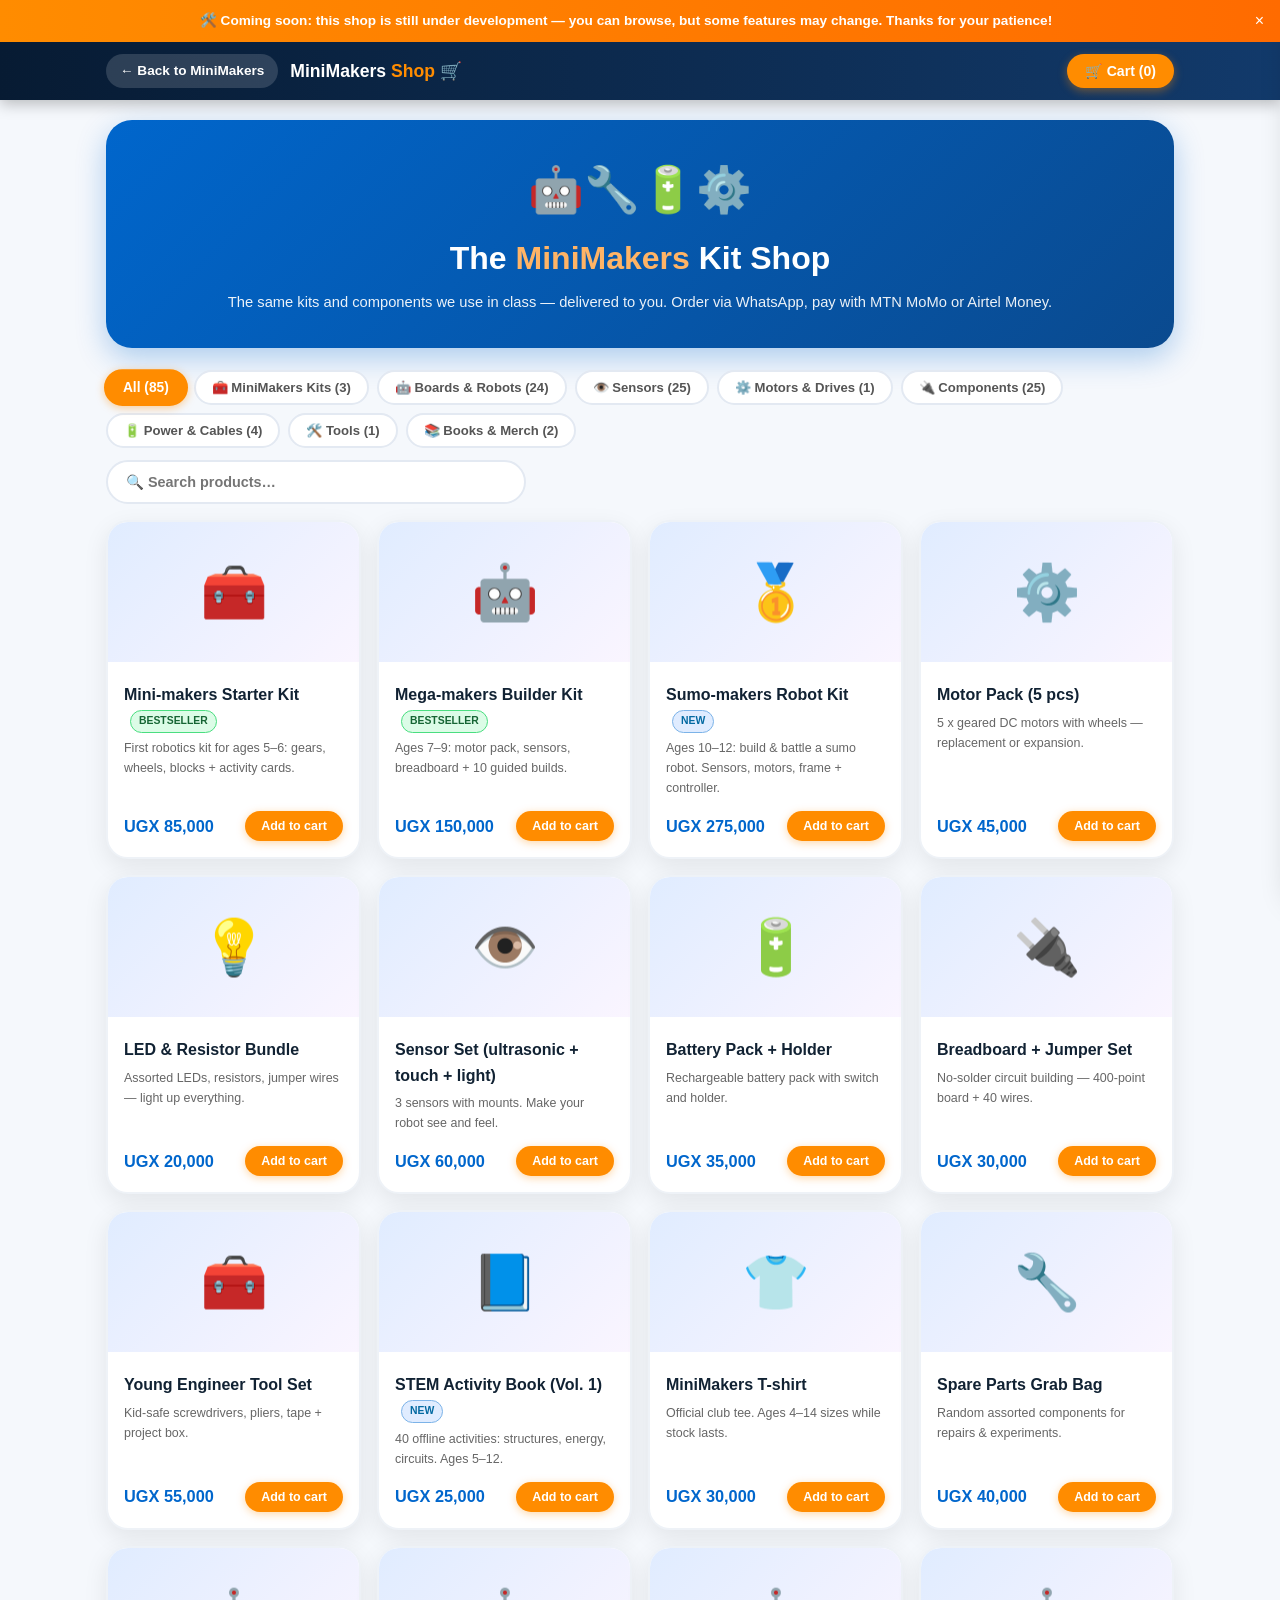
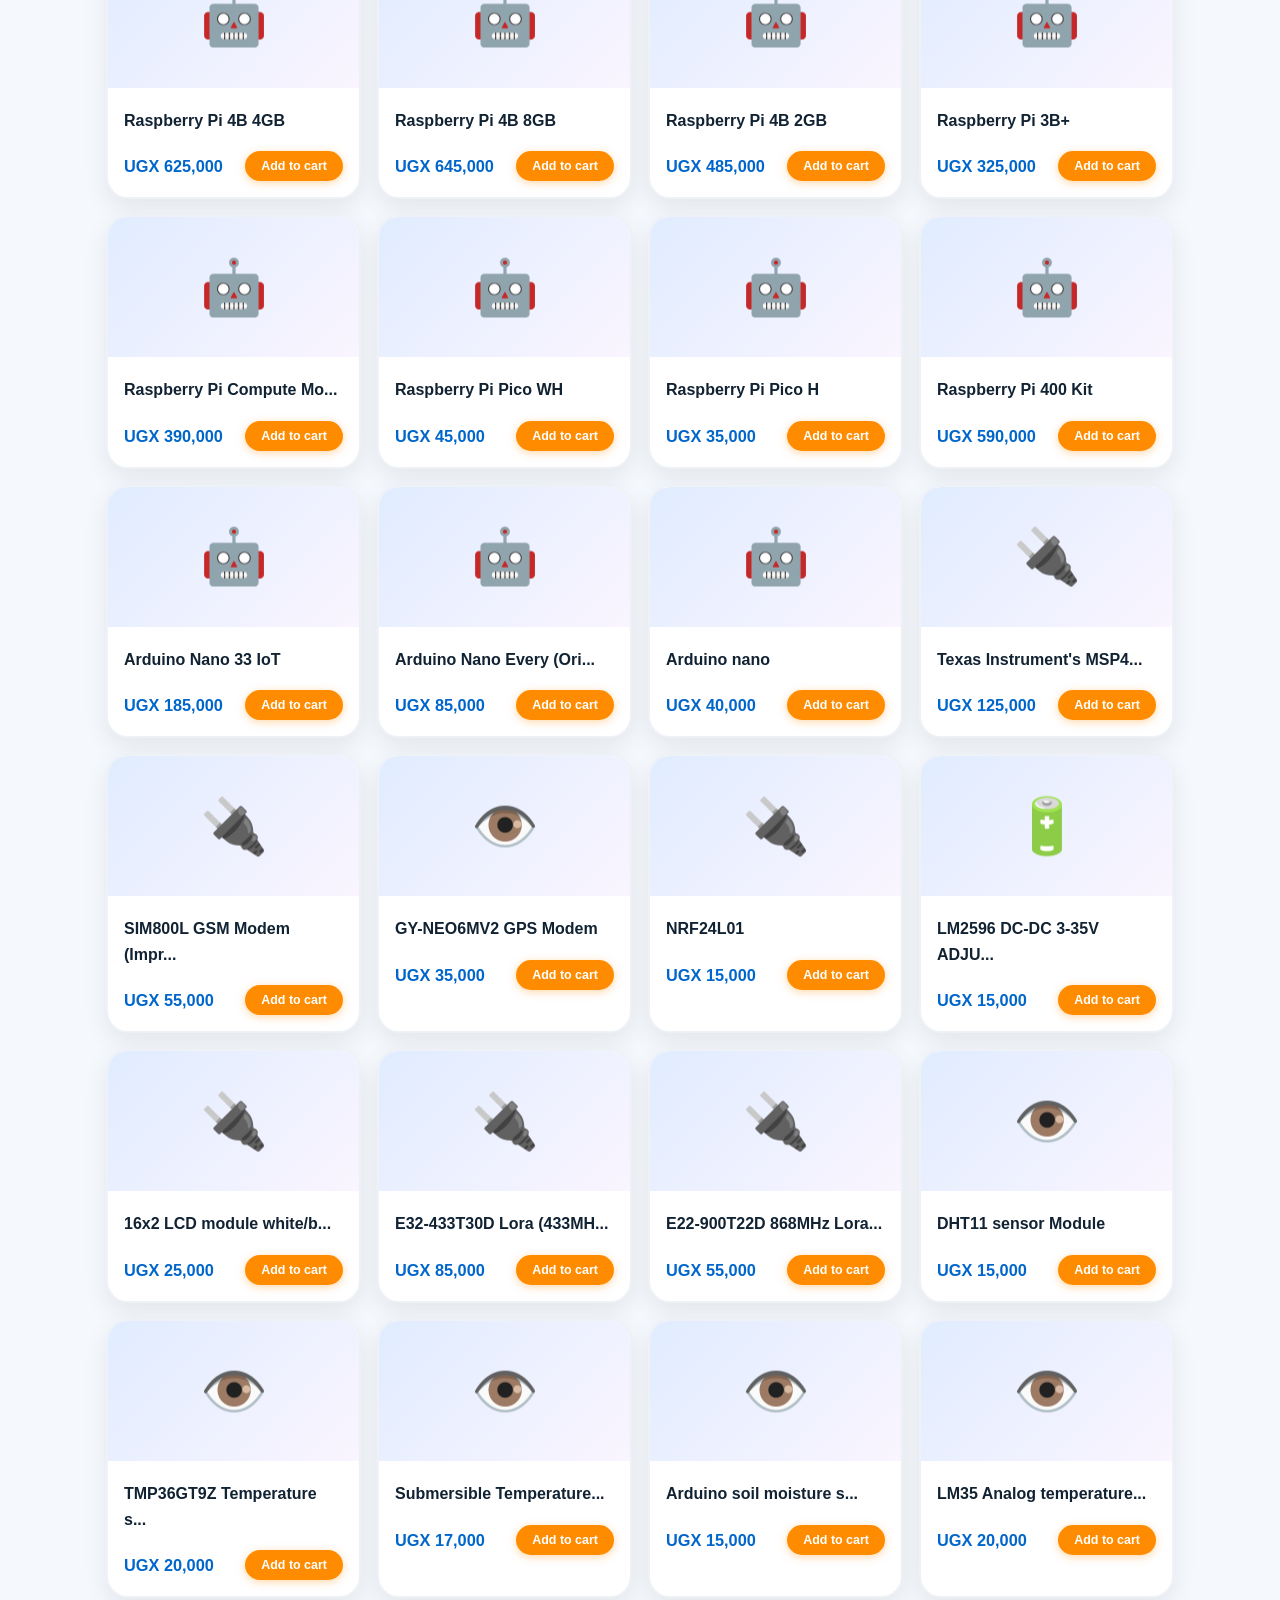
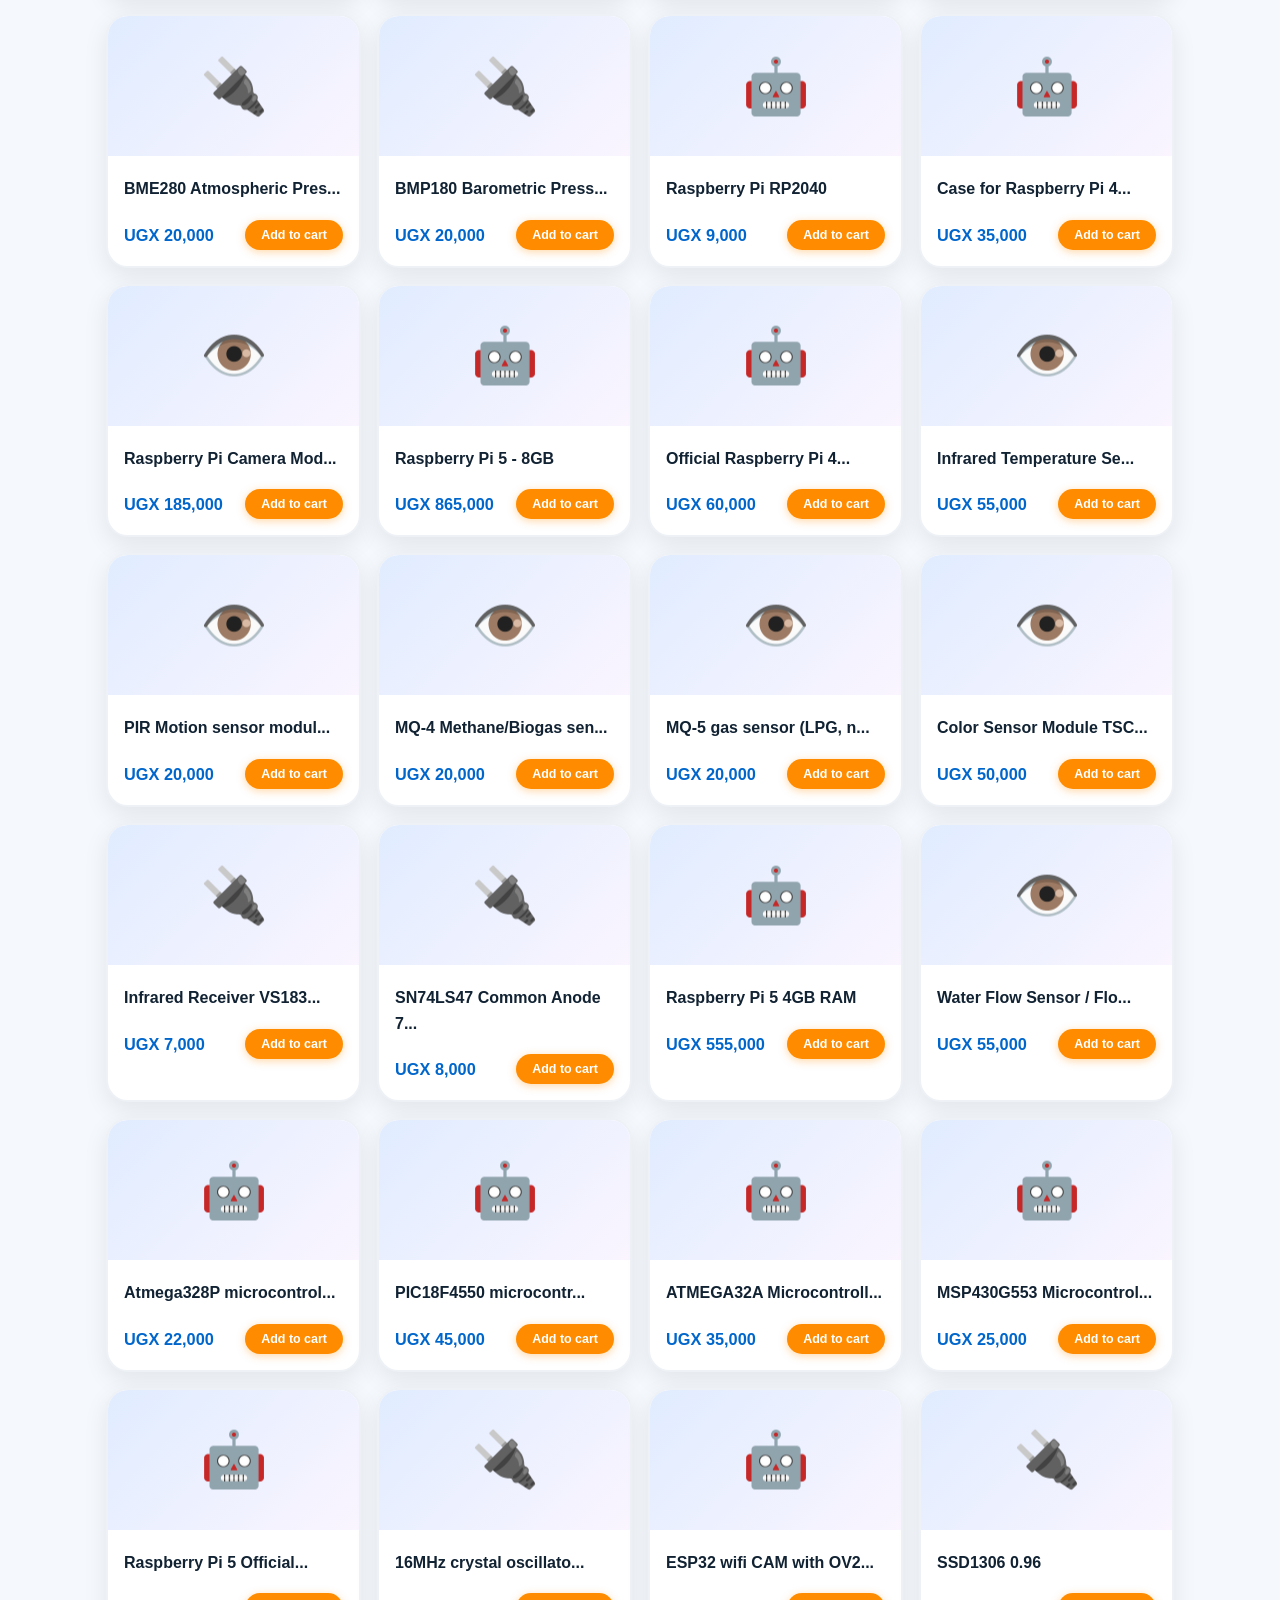
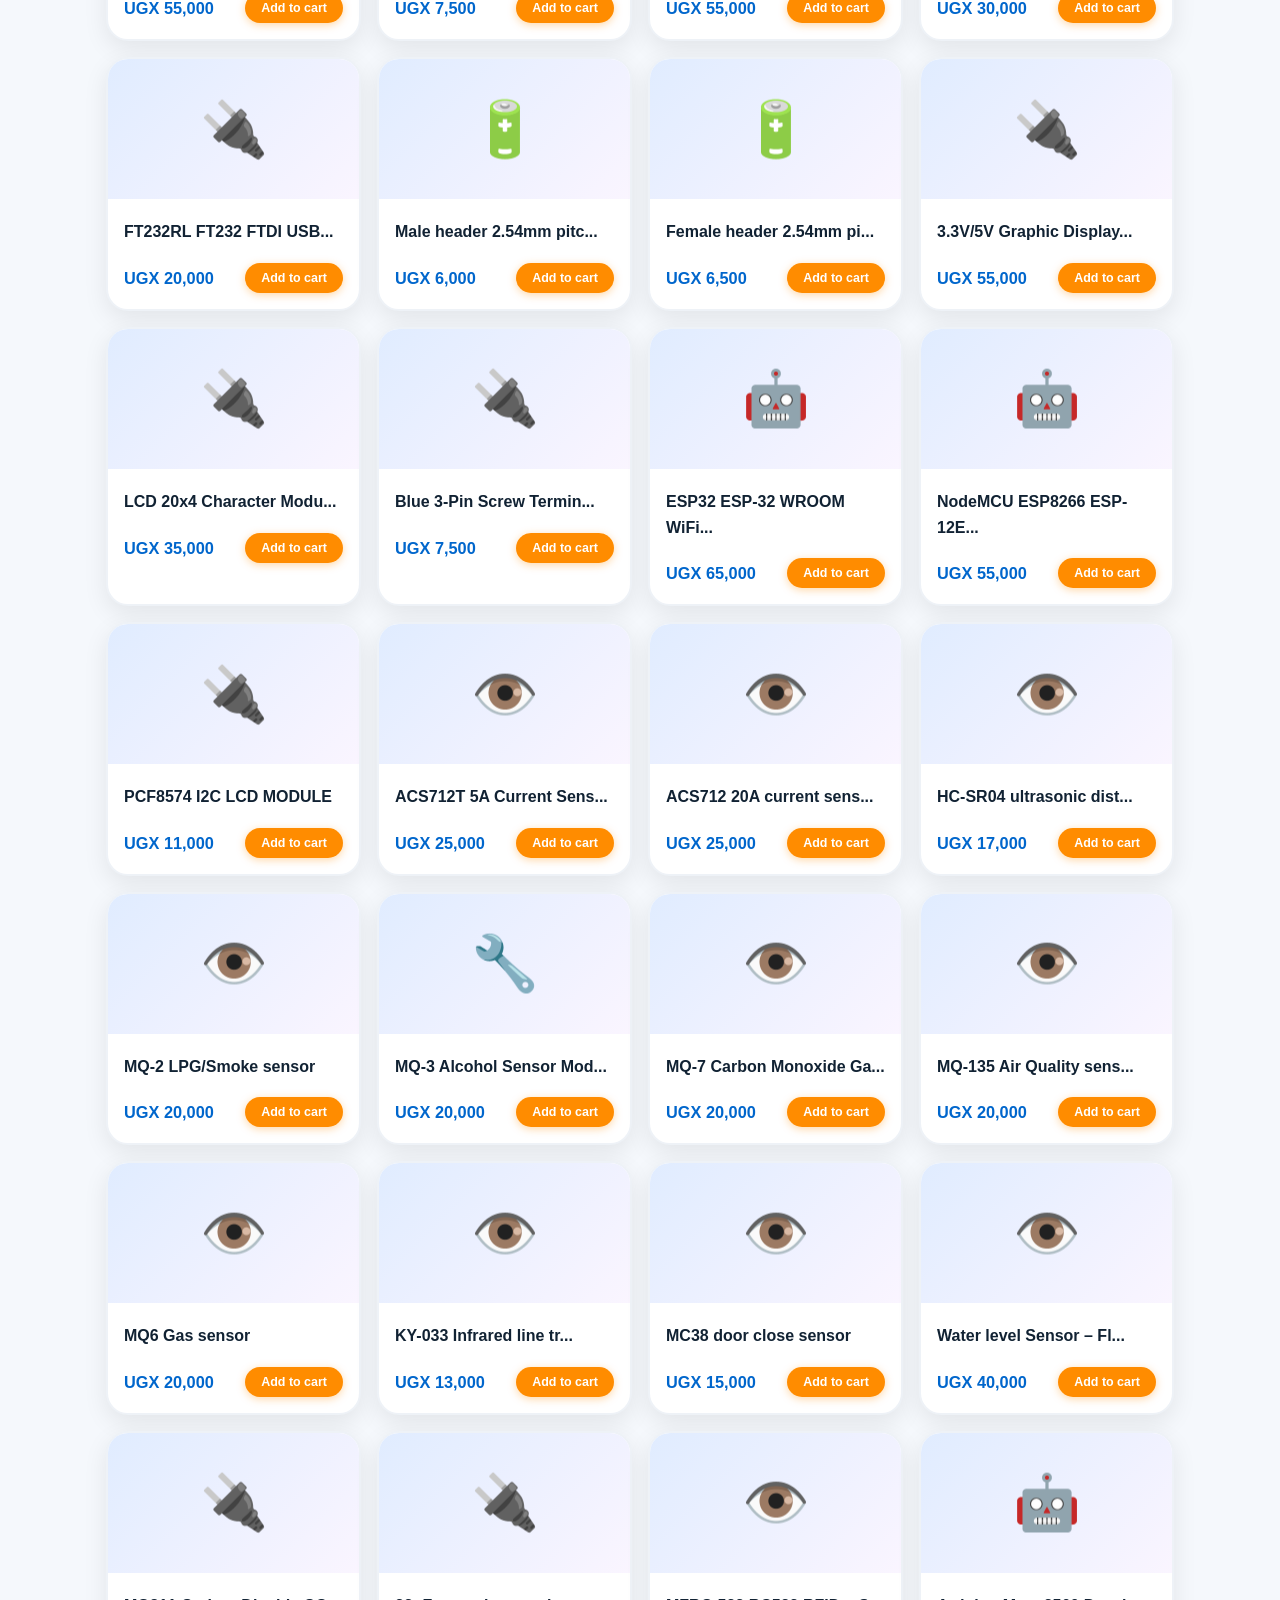
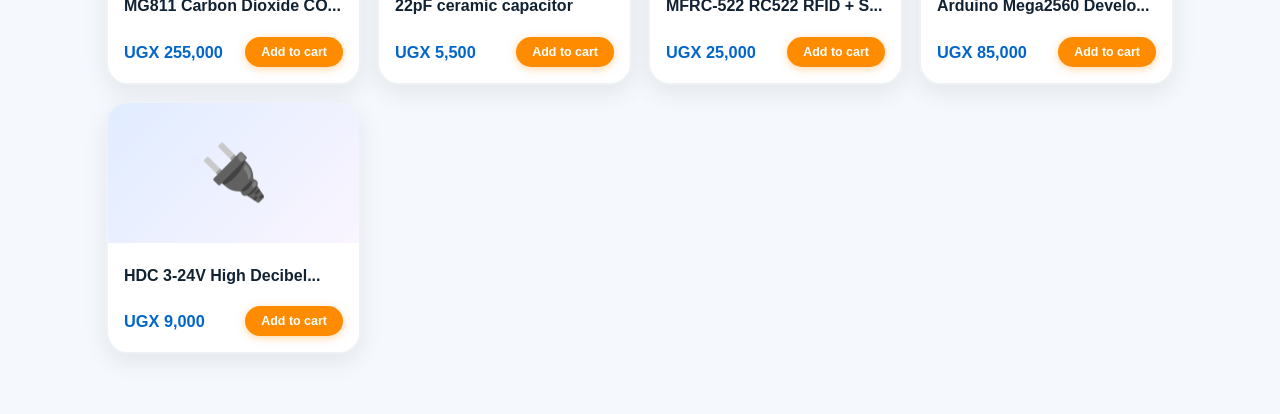
<file: shop.html>
<!doctype html>
<html lang="en">
<head>
<meta charset="UTF-8" />
<title>MiniMakers — Shop</title>
<link rel="canonical" href="https://minimakers.me/store/" />
<meta http-equiv="refresh" content="0; url=/store/" />
<script>location.replace("/store/");</script>
</head>
<body><p>Moved to <a href="/store/">minimakers.me/store</a></p></body>
</html>
</file>
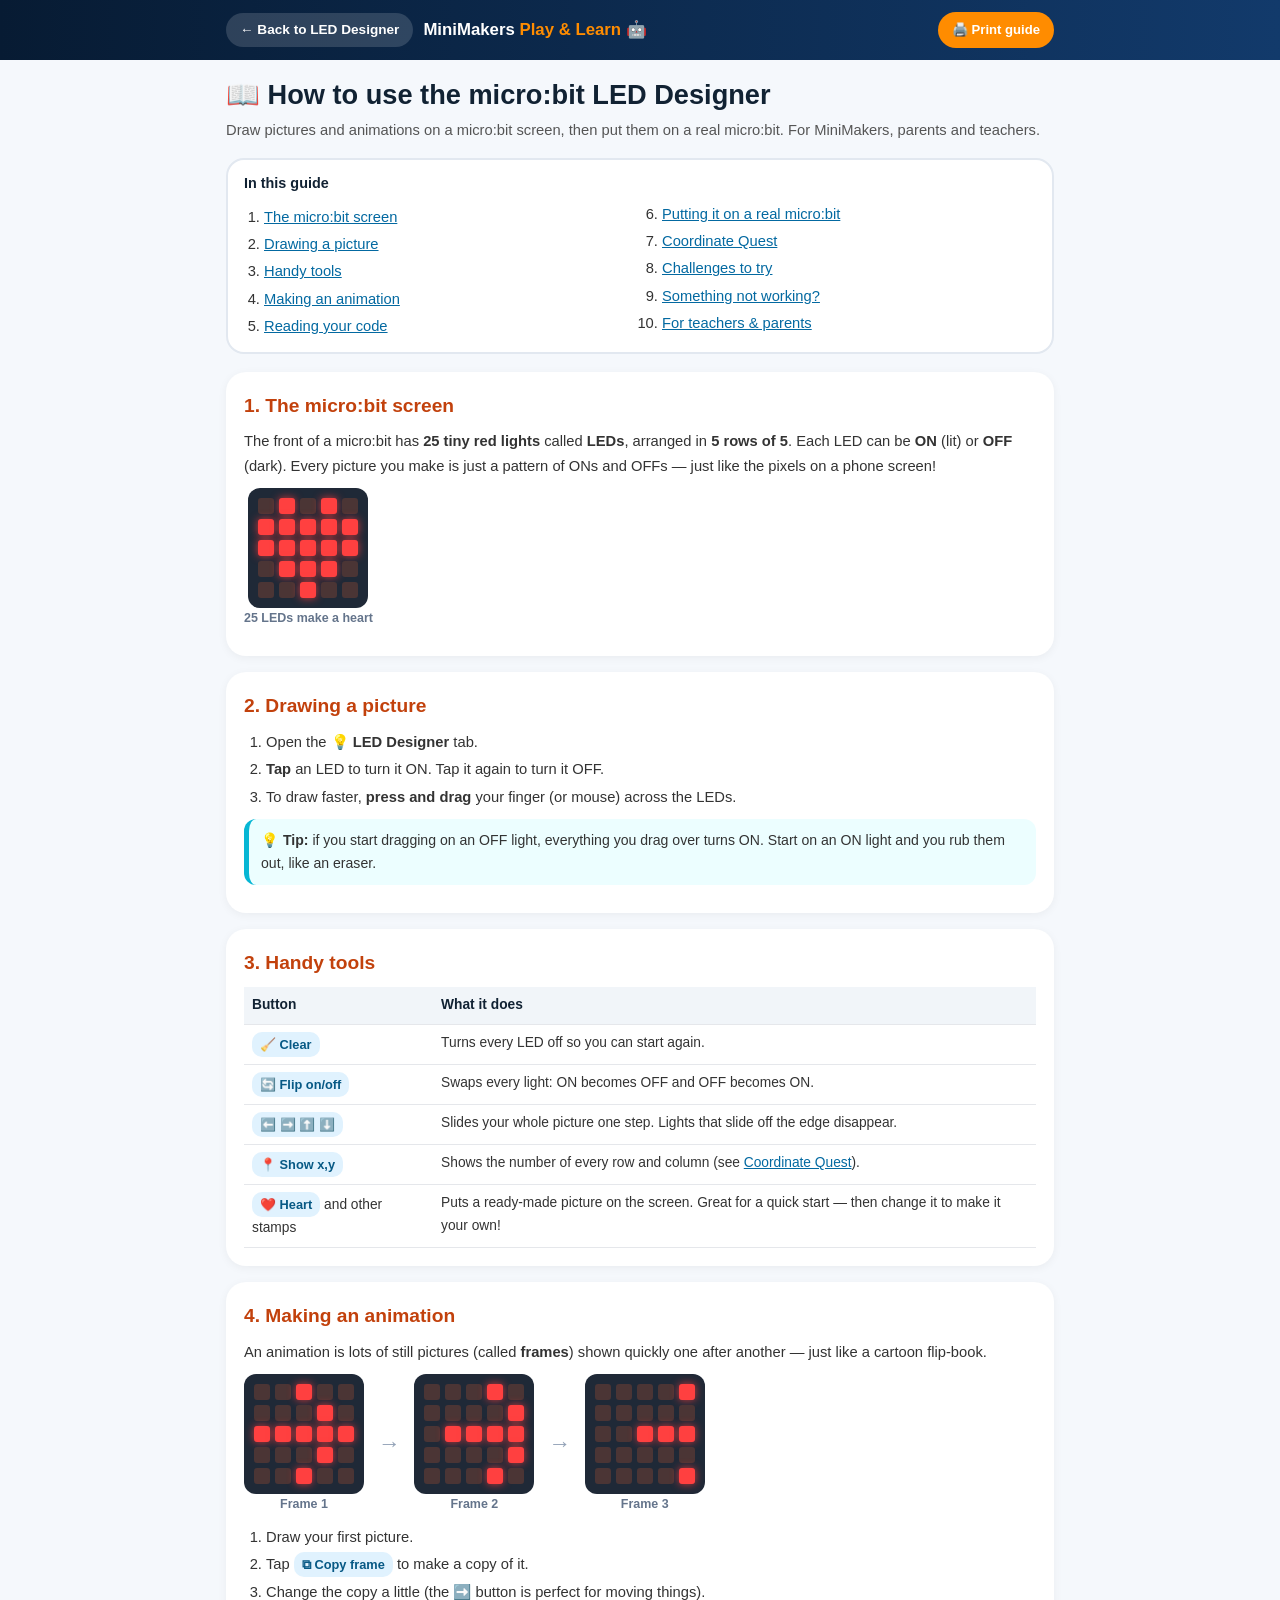
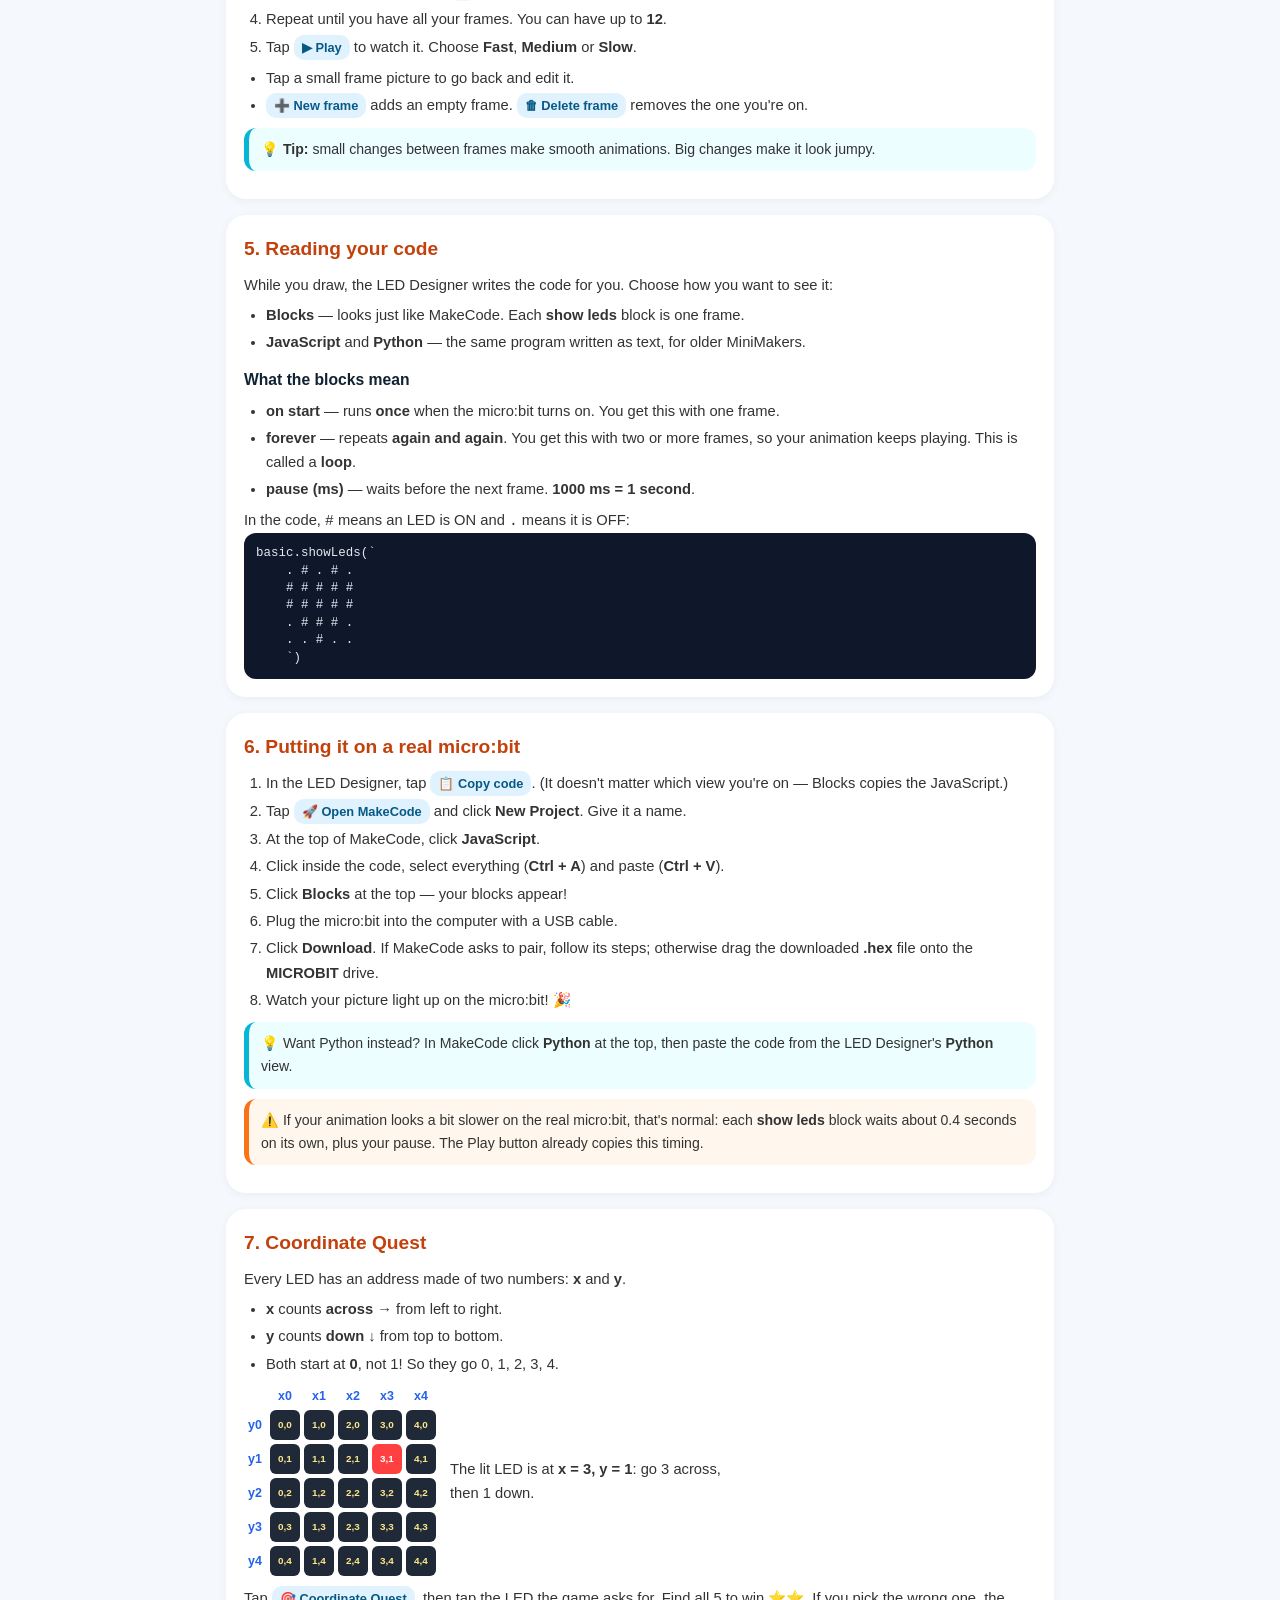
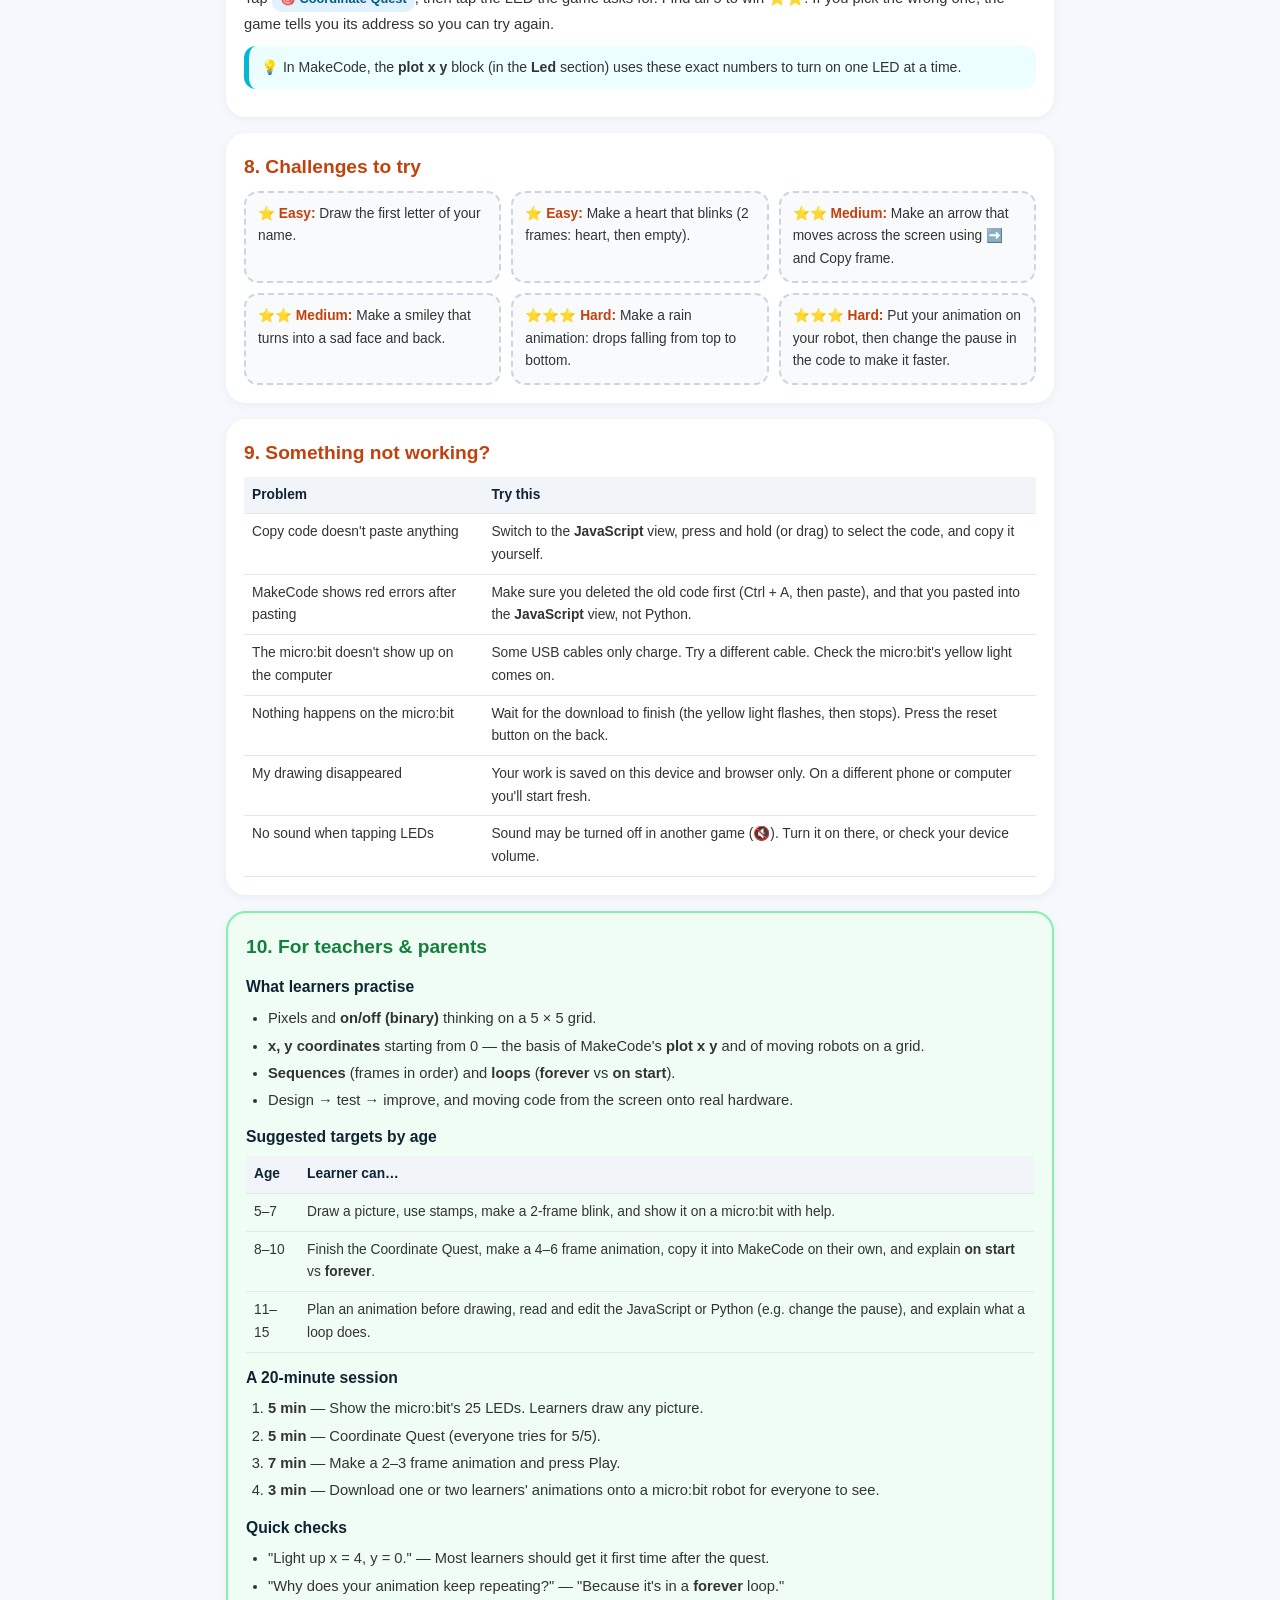
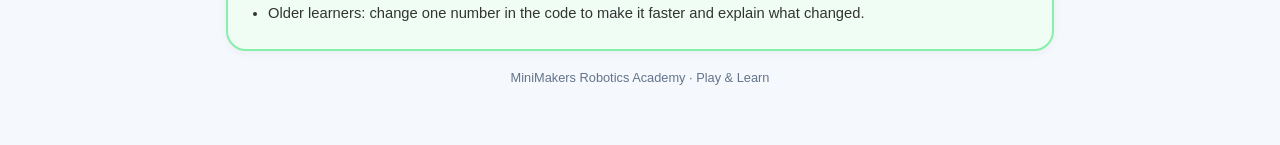
<file: learn/led-designer-guide.html>
<!doctype html>
<html lang="en">
<head>
<meta charset="UTF-8" />
<meta name="viewport" content="width=device-width, initial-scale=1.0" />
<title>How to use the micro:bit LED Designer — MiniMakers Play &amp; Learn</title>
<meta name="description" content="Step-by-step guide to drawing, animating and coding the micro:bit LED display with the MiniMakers LED Designer." />
<style>
  * { box-sizing: border-box; margin: 0; padding: 0; }
  body { font-family: 'Poppins', Arial, sans-serif; background: #f5f8fc; color: #333; line-height: 1.65; padding-bottom: 40px; }
  a { color: #0369a1; }
  .header { background: linear-gradient(90deg,#071b33,#123a6b); color: #fff; }
  .header-in { max-width: 860px; margin: 0 auto; padding: 12px 16px; display: flex; align-items: center; gap: 10px; flex-wrap: wrap; }
  .back { color: #fff; font-weight: 700; font-size: .85rem; text-decoration: none; background: rgba(255,255,255,.15); padding: 6px 14px; border-radius: 999px; }
  .back:hover { background: #ff8c00; }
  .logo { font-weight: 800; font-size: 1.05rem; } .logo span { color: #ff8c00; }
  .print { margin-left: auto; background: #ff8c00; color: #fff; border: none; font: inherit; font-weight: 800; font-size: .82rem; border-radius: 999px; padding: 7px 14px; cursor: pointer; }
  main { max-width: 860px; margin: 0 auto; padding: 18px 16px; }
  h1 { font-size: 1.7rem; font-weight: 800; color: #123; line-height: 1.25; }
  .sub { color: #555; font-weight: 500; margin: 6px 0 16px; }
  .toc { background: #fff; border: 2px solid #e2e8f0; border-radius: 18px; padding: 12px 16px; margin-bottom: 18px; font-size: .9rem; }
  .toc b { color: #123; } .toc ol { margin: 6px 0 0 20px; columns: 2; column-gap: 24px; }
  @media (max-width: 560px){ .toc ol { columns: 1; } }
  section { background: #fff; border-radius: 20px; padding: 18px; margin-bottom: 16px; box-shadow: 0 2px 10px rgba(0,0,0,.05); }
  h2 { font-size: 1.2rem; font-weight: 800; color: #c2410c; margin-bottom: 8px; }
  h3 { font-size: .98rem; font-weight: 800; color: #123; margin: 12px 0 4px; }
  p, li { font-size: .92rem; }
  ul, ol { margin: 6px 0 6px 22px; }
  li { margin: 3px 0; }
  .tip { background: #ecfeff; border-left: 5px solid #06b6d4; border-radius: 12px; padding: 10px 12px; margin: 10px 0; font-size: .88rem; }
  .warn { background: #fff7ed; border-left: 5px solid #f97316; border-radius: 12px; padding: 10px 12px; margin: 10px 0; font-size: .88rem; }
  .btn { display: inline-block; background: #e0f2fe; color: #075985; font-weight: 800; font-size: .8rem; border-radius: 10px; padding: 2px 8px; white-space: nowrap; }
  .row { display: flex; gap: 14px; flex-wrap: wrap; align-items: center; margin: 10px 0; }
  .fig { text-align: center; font-size: .78rem; font-weight: 700; color: #64748b; }
  .mb { display: inline-grid; grid-template-columns: repeat(5, 16px); gap: 5px; background: #1f2937; padding: 10px; border-radius: 12px; }
  .mb i { width: 16px; height: 16px; border-radius: 3px; background: #4b3535; }
  .mb i.on { background: #ff4040; box-shadow: 0 0 8px rgba(255,60,60,.8); }
  .xy { display: inline-grid; grid-template-columns: 22px repeat(5, 30px); gap: 4px; font-size: .78rem; font-weight: 800; text-align: center; align-items: center; }
  .xy .c { background: #1f2937; color: #fde68a; border-radius: 6px; height: 30px; display: flex; align-items: center; justify-content: center; font-size: .62rem; }
  .xy .c.on { background: #ff4040; color: #fff; }
  .xy .h { color: #2563eb; }
  .arrow { font-size: 1.4rem; color: #94a3b8; }
  pre { background: #0f172a; color: #e2e8f0; border-radius: 12px; padding: 12px; font-size: .78rem; overflow-x: auto; line-height: 1.4; }
  table { width: 100%; border-collapse: collapse; font-size: .86rem; margin-top: 6px; }
  th, td { text-align: left; padding: 7px 8px; border-bottom: 1px solid #e5e7eb; vertical-align: top; }
  th { background: #f1f5f9; color: #123; }
  .chal { display: grid; gap: 10px; grid-template-columns: repeat(auto-fit, minmax(220px, 1fr)); margin-top: 8px; }
  .chal div { background: #f8fafc; border: 2px dashed #cbd5e1; border-radius: 14px; padding: 10px 12px; font-size: .86rem; }
  .chal b { color: #c2410c; }
  .teacher { background: #f0fdf4; border: 2px solid #86efac; }
  .teacher h2 { color: #15803d; }
  footer { text-align: center; font-size: .8rem; color: #64748b; margin-top: 10px; }
  @media print {
    body { background: #fff; }
    .header .back, .print { display: none; }
    section { box-shadow: none; border: 1px solid #ddd; break-inside: avoid; }
    .mb i.on { box-shadow: none; }
  }
</style>
</head>
<body>
<div class="header"><div class="header-in">
  <a class="back" href="./#leds" onclick="if (document.referrer && history.length > 1) { history.back(); return false; }">← Back to LED Designer</a>
  <div class="logo">MiniMakers <span>Play &amp; Learn</span> 🤖</div>
  <button class="print" onclick="window.print()">🖨️ Print guide</button>
</div></div>

<main>
  <h1>📖 How to use the micro:bit LED Designer</h1>
  <p class="sub">Draw pictures and animations on a micro:bit screen, then put them on a real micro:bit. For MiniMakers, parents and teachers.</p>

  <div class="toc"><b>In this guide</b>
    <ol>
      <li><a href="#screen">The micro:bit screen</a></li>
      <li><a href="#draw">Drawing a picture</a></li>
      <li><a href="#tools">Handy tools</a></li>
      <li><a href="#animate">Making an animation</a></li>
      <li><a href="#code">Reading your code</a></li>
      <li><a href="#microbit">Putting it on a real micro:bit</a></li>
      <li><a href="#quest">Coordinate Quest</a></li>
      <li><a href="#challenges">Challenges to try</a></li>
      <li><a href="#help">Something not working?</a></li>
      <li><a href="#teachers">For teachers &amp; parents</a></li>
    </ol>
  </div>

  <section id="screen">
    <h2>1. The micro:bit screen</h2>
    <p>The front of a micro:bit has <b>25 tiny red lights</b> called <b>LEDs</b>, arranged in <b>5 rows of 5</b>. Each LED can be <b>ON</b> (lit) or <b>OFF</b> (dark). Every picture you make is just a pattern of ONs and OFFs — just like the pixels on a phone screen!</p>
    <div class="row">
      <div class="fig"><div class="mb" data-leds=".#.#.##########.###...#.."></div><br>25 LEDs make a heart</div>
    </div>
  </section>

  <section id="draw">
    <h2>2. Drawing a picture</h2>
    <ol>
      <li>Open the <b>💡 LED Designer</b> tab.</li>
      <li><b>Tap</b> an LED to turn it ON. Tap it again to turn it OFF.</li>
      <li>To draw faster, <b>press and drag</b> your finger (or mouse) across the LEDs.</li>
    </ol>
    <div class="tip">💡 <b>Tip:</b> if you start dragging on an OFF light, everything you drag over turns ON. Start on an ON light and you rub them out, like an eraser.</div>
  </section>

  <section id="tools">
    <h2>3. Handy tools</h2>
    <table>
      <tr><th>Button</th><th>What it does</th></tr>
      <tr><td><span class="btn">🧹 Clear</span></td><td>Turns every LED off so you can start again.</td></tr>
      <tr><td><span class="btn">🔄 Flip on/off</span></td><td>Swaps every light: ON becomes OFF and OFF becomes ON.</td></tr>
      <tr><td><span class="btn">⬅️ ➡️ ⬆️ ⬇️</span></td><td>Slides your whole picture one step. Lights that slide off the edge disappear.</td></tr>
      <tr><td><span class="btn">📍 Show x,y</span></td><td>Shows the number of every row and column (see <a href="#quest">Coordinate Quest</a>).</td></tr>
      <tr><td><span class="btn">❤️ Heart</span> and other stamps</td><td>Puts a ready-made picture on the screen. Great for a quick start — then change it to make it your own!</td></tr>
    </table>
  </section>

  <section id="animate">
    <h2>4. Making an animation</h2>
    <p>An animation is lots of still pictures (called <b>frames</b>) shown quickly one after another — just like a cartoon flip-book.</p>
    <div class="row">
      <div class="fig"><div class="mb" data-leds="..#.....#.#####...#...#.."></div><br>Frame 1</div><span class="arrow">→</span>
      <div class="fig"><div class="mb" data-leds="...#.....#.####....#...#."></div><br>Frame 2</div><span class="arrow">→</span>
      <div class="fig"><div class="mb" data-leds="....#.......###.........#"></div><br>Frame 3</div>
    </div>
    <ol>
      <li>Draw your first picture.</li>
      <li>Tap <span class="btn">⧉ Copy frame</span> to make a copy of it.</li>
      <li>Change the copy a little (the ➡️ button is perfect for moving things).</li>
      <li>Repeat until you have all your frames. You can have up to <b>12</b>.</li>
      <li>Tap <span class="btn">▶ Play</span> to watch it. Choose <b>Fast</b>, <b>Medium</b> or <b>Slow</b>.</li>
    </ol>
    <ul>
      <li>Tap a small frame picture to go back and edit it.</li>
      <li><span class="btn">➕ New frame</span> adds an empty frame. <span class="btn">🗑 Delete frame</span> removes the one you're on.</li>
    </ul>
    <div class="tip">💡 <b>Tip:</b> small changes between frames make smooth animations. Big changes make it look jumpy.</div>
  </section>

  <section id="code">
    <h2>5. Reading your code</h2>
    <p>While you draw, the LED Designer writes the code for you. Choose how you want to see it:</p>
    <ul>
      <li><b>Blocks</b> — looks just like MakeCode. Each <b>show leds</b> block is one frame.</li>
      <li><b>JavaScript</b> and <b>Python</b> — the same program written as text, for older MiniMakers.</li>
    </ul>
    <h3>What the blocks mean</h3>
    <ul>
      <li><b>on start</b> — runs <b>once</b> when the micro:bit turns on. You get this with one frame.</li>
      <li><b>forever</b> — repeats <b>again and again</b>. You get this with two or more frames, so your animation keeps playing. This is called a <b>loop</b>.</li>
      <li><b>pause (ms)</b> — waits before the next frame. <b>1000 ms = 1 second</b>.</li>
    </ul>
    <p>In the code, <code>#</code> means an LED is ON and <code>.</code> means it is OFF:</p>
<pre>basic.showLeds(`
    . # . # .
    # # # # #
    # # # # #
    . # # # .
    . . # . .
    `)</pre>
  </section>

  <section id="microbit">
    <h2>6. Putting it on a real micro:bit</h2>
    <ol>
      <li>In the LED Designer, tap <span class="btn">📋 Copy code</span>. (It doesn't matter which view you're on — Blocks copies the JavaScript.)</li>
      <li>Tap <span class="btn">🚀 Open MakeCode</span> and click <b>New Project</b>. Give it a name.</li>
      <li>At the top of MakeCode, click <b>JavaScript</b>.</li>
      <li>Click inside the code, select everything (<b>Ctrl + A</b>) and paste (<b>Ctrl + V</b>).</li>
      <li>Click <b>Blocks</b> at the top — your blocks appear!</li>
      <li>Plug the micro:bit into the computer with a USB cable.</li>
      <li>Click <b>Download</b>. If MakeCode asks to pair, follow its steps; otherwise drag the downloaded <b>.hex</b> file onto the <b>MICROBIT</b> drive.</li>
      <li>Watch your picture light up on the micro:bit! 🎉</li>
    </ol>
    <div class="tip">💡 Want Python instead? In MakeCode click <b>Python</b> at the top, then paste the code from the LED Designer's <b>Python</b> view.</div>
    <div class="warn">⚠️ If your animation looks a bit slower on the real micro:bit, that's normal: each <b>show leds</b> block waits about 0.4 seconds on its own, plus your pause. The Play button already copies this timing.</div>
  </section>

  <section id="quest">
    <h2>7. Coordinate Quest</h2>
    <p>Every LED has an address made of two numbers: <b>x</b> and <b>y</b>.</p>
    <ul>
      <li><b>x</b> counts <b>across →</b> from left to right.</li>
      <li><b>y</b> counts <b>down ↓</b> from top to bottom.</li>
      <li>Both start at <b>0</b>, not 1! So they go 0, 1, 2, 3, 4.</li>
    </ul>
    <div class="row"><div class="xy" id="xy"></div>
      <p style="max-width:300px">The lit LED is at <b>x = 3, y = 1</b>: go 3 across, then 1 down.</p></div>
    <p>Tap <span class="btn">🎯 Coordinate Quest</span>, then tap the LED the game asks for. Find all 5 to win ⭐⭐. If you pick the wrong one, the game tells you its address so you can try again.</p>
    <div class="tip">💡 In MakeCode, the <b>plot x y</b> block (in the <b>Led</b> section) uses these exact numbers to turn on one LED at a time.</div>
  </section>

  <section id="challenges">
    <h2>8. Challenges to try</h2>
    <div class="chal">
      <div><b>⭐ Easy:</b> Draw the first letter of your name.</div>
      <div><b>⭐ Easy:</b> Make a heart that blinks (2 frames: heart, then empty).</div>
      <div><b>⭐⭐ Medium:</b> Make an arrow that moves across the screen using ➡️ and Copy frame.</div>
      <div><b>⭐⭐ Medium:</b> Make a smiley that turns into a sad face and back.</div>
      <div><b>⭐⭐⭐ Hard:</b> Make a rain animation: drops falling from top to bottom.</div>
      <div><b>⭐⭐⭐ Hard:</b> Put your animation on your robot, then change the pause in the code to make it faster.</div>
    </div>
  </section>

  <section id="help">
    <h2>9. Something not working?</h2>
    <table>
      <tr><th>Problem</th><th>Try this</th></tr>
      <tr><td>Copy code doesn't paste anything</td><td>Switch to the <b>JavaScript</b> view, press and hold (or drag) to select the code, and copy it yourself.</td></tr>
      <tr><td>MakeCode shows red errors after pasting</td><td>Make sure you deleted the old code first (Ctrl + A, then paste), and that you pasted into the <b>JavaScript</b> view, not Python.</td></tr>
      <tr><td>The micro:bit doesn't show up on the computer</td><td>Some USB cables only charge. Try a different cable. Check the micro:bit's yellow light comes on.</td></tr>
      <tr><td>Nothing happens on the micro:bit</td><td>Wait for the download to finish (the yellow light flashes, then stops). Press the reset button on the back.</td></tr>
      <tr><td>My drawing disappeared</td><td>Your work is saved on this device and browser only. On a different phone or computer you'll start fresh.</td></tr>
      <tr><td>No sound when tapping LEDs</td><td>Sound may be turned off in another game (🔇). Turn it on there, or check your device volume.</td></tr>
    </table>
  </section>

  <section id="teachers" class="teacher">
    <h2>10. For teachers &amp; parents</h2>
    <h3>What learners practise</h3>
    <ul>
      <li>Pixels and <b>on/off (binary)</b> thinking on a 5 × 5 grid.</li>
      <li><b>x, y coordinates</b> starting from 0 — the basis of MakeCode's <b>plot x y</b> and of moving robots on a grid.</li>
      <li><b>Sequences</b> (frames in order) and <b>loops</b> (<b>forever</b> vs <b>on start</b>).</li>
      <li>Design → test → improve, and moving code from the screen onto real hardware.</li>
    </ul>
    <h3>Suggested targets by age</h3>
    <table>
      <tr><th>Age</th><th>Learner can…</th></tr>
      <tr><td>5–7</td><td>Draw a picture, use stamps, make a 2-frame blink, and show it on a micro:bit with help.</td></tr>
      <tr><td>8–10</td><td>Finish the Coordinate Quest, make a 4–6 frame animation, copy it into MakeCode on their own, and explain <b>on start</b> vs <b>forever</b>.</td></tr>
      <tr><td>11–15</td><td>Plan an animation before drawing, read and edit the JavaScript or Python (e.g. change the pause), and explain what a loop does.</td></tr>
    </table>
    <h3>A 20-minute session</h3>
    <ol>
      <li><b>5 min</b> — Show the micro:bit's 25 LEDs. Learners draw any picture.</li>
      <li><b>5 min</b> — Coordinate Quest (everyone tries for 5/5).</li>
      <li><b>7 min</b> — Make a 2–3 frame animation and press Play.</li>
      <li><b>3 min</b> — Download one or two learners' animations onto a micro:bit robot for everyone to see.</li>
    </ol>
    <h3>Quick checks</h3>
    <ul>
      <li>"Light up x = 4, y = 0." — Most learners should get it first time after the quest.</li>
      <li>"Why does your animation keep repeating?" — "Because it's in a <b>forever</b> loop."</li>
      <li>Older learners: change one number in the code to make it faster and explain what changed.</li>
    </ul>
  </section>

  <footer>MiniMakers Robotics Academy · Play &amp; Learn</footer>
</main>

<script>
  // draw the little LED pictures in this guide
  document.querySelectorAll(".mb[data-leds]").forEach(function(g){
    var p = g.getAttribute("data-leds");
    for (var i = 0; i < 25; i++){ var c = document.createElement("i"); if (p.charAt(i) === "#") c.className = "on"; g.appendChild(c); }
  });
  // coordinate diagram with x = 3, y = 1 lit
  var xy = document.getElementById("xy"), h = '<span></span>';
  for (var x = 0; x < 5; x++) h += '<span class="h">x' + x + '</span>';
  for (var y = 0; y < 5; y++){
    h += '<span class="h">y' + y + '</span>';
    for (var x2 = 0; x2 < 5; x2++) h += '<span class="c' + (x2 === 3 && y === 1 ? ' on' : '') + '">' + x2 + ',' + y + '</span>';
  }
  xy.innerHTML = h;
</script>
</body>
</html>
</file>
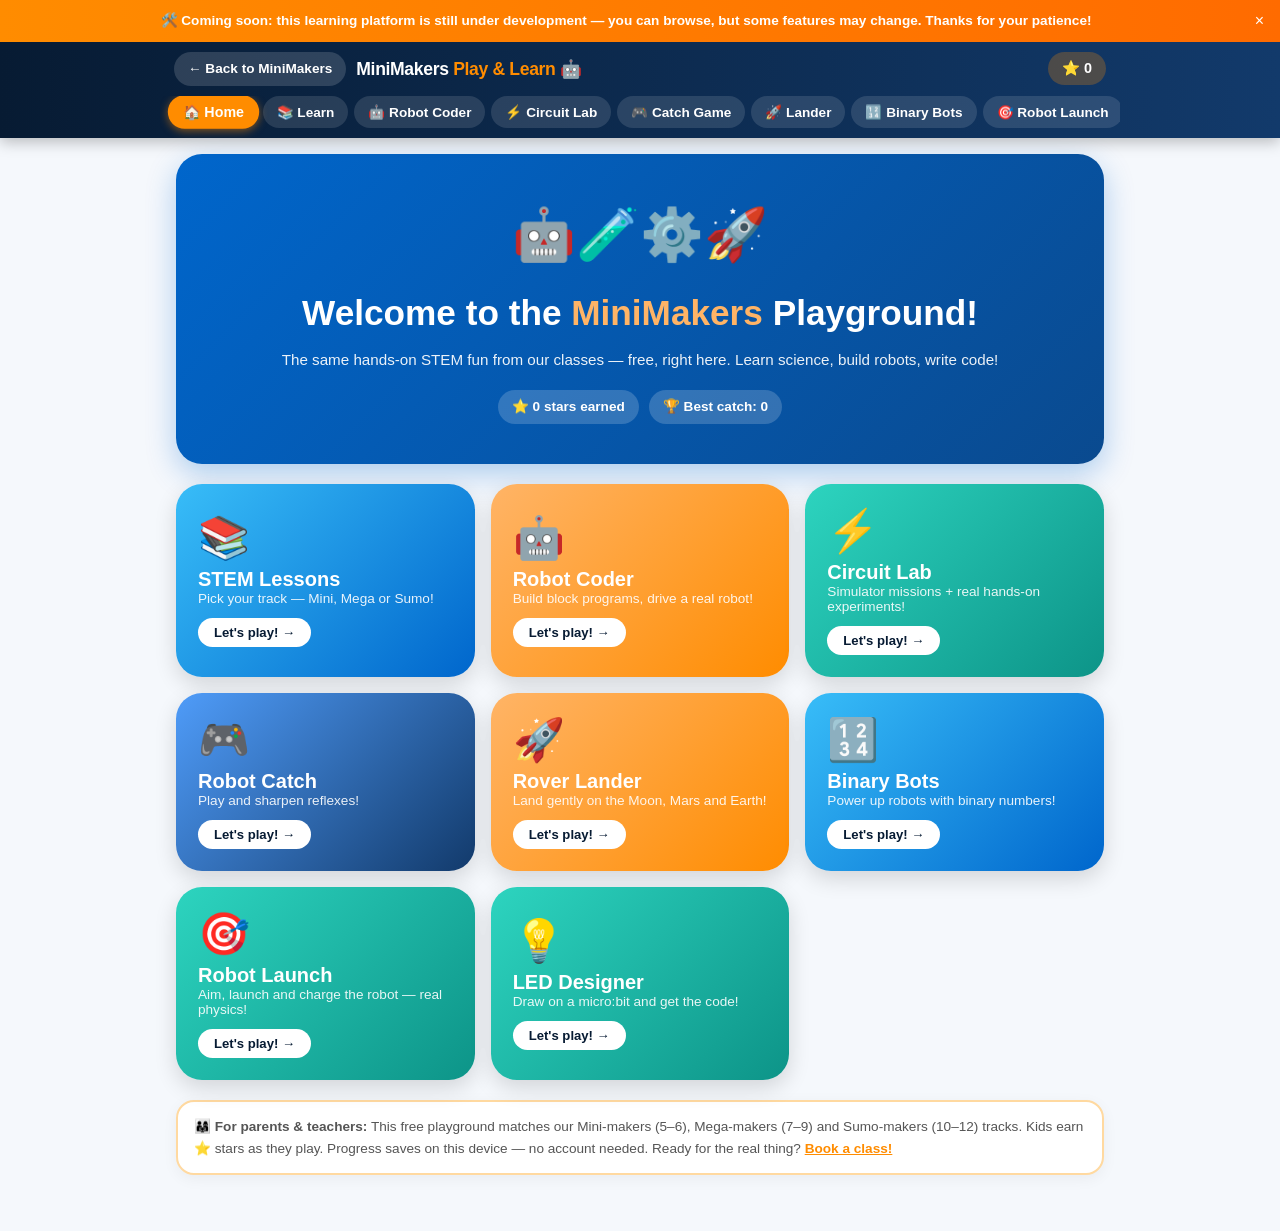
<file: learn/test.html>
<!doctype html>
<html lang="en">
<head>
<meta charset="UTF-8" />
<meta name="viewport" content="width=device-width, initial-scale=1.0, user-scalable=no" />
<title>TEST · Play &amp; Learn — MiniMakers Robotics Academy</title>
<meta name="robots" content="noindex">
<style>
  * { box-sizing: border-box; margin: 0; padding: 0; -webkit-tap-highlight-color: transparent; }
  body { font-family: 'Poppins', Arial, sans-serif; background: #f5f8fc; min-height: 100vh; padding-bottom: 40px; color: #333; line-height: 1.6; }
  button { font-family: inherit; cursor: pointer; border: none; }
  .header { position: sticky; top: 0; z-index: 30; background: linear-gradient(90deg,#071b33,#123a6b); box-shadow: 0 4px 14px rgba(0,0,0,.25); }
  .header-top { max-width: 960px; margin: 0 auto; padding: 10px 14px; display: flex; align-items: center; gap: 10px; flex-wrap: wrap; }
  .back-link { color: #fff; font-weight: 600; font-size: .85rem; text-decoration: none; background: rgba(255,255,255,.15); padding: 6px 14px; border-radius: 999px; transition:.3s; }
  .back-link:hover { background: #ff8c00; }
  .logo { font-weight: 800; color: #fff; font-size: 1.1rem; letter-spacing: -.02em; }
  .logo span { color: #ff8c00; }
  .star-pill { margin-left: auto; background: rgba(255,140,0,.25); border-radius: 999px; padding: 5px 14px; color: #fff; font-weight: 700; font-size: .9rem; }
  .tabs { max-width: 960px; margin: 0 auto; padding: 0 10px 10px; display: flex; gap: 6px; overflow-x: auto; scrollbar-width: none; }
  .tabs::-webkit-scrollbar { display: none; }
  .tab { flex-shrink: 0; padding: 8px 14px; border-radius: 999px; font-size: .85rem; font-weight: 700; background: rgba(255,255,255,.12); color: #fff; transition: .2s; }
  .tab.active { background: #ff8c00; color: #fff; transform: scale(1.05); box-shadow: 0 2px 8px rgba(255,140,0,.5); }
  .page { max-width: 960px; margin: 0 auto; padding: 16px; animation: fadeUp .25s ease; }
  @keyframes fadeUp { from { opacity: 0; transform: translateY(10px); } to { opacity: 1; transform: none; } }

  .hero { border-radius: 26px; background: linear-gradient(135deg,#0066cc,#0a4a8f); padding: 40px 24px; color: #fff; text-align: center; box-shadow: 0 10px 30px rgba(0,102,204,.3); margin-bottom: 20px; }
  .hero .emojis { font-size: 3.2rem; }
  .hero h1 { font-size: clamp(1.4rem, 5vw, 2.2rem); font-weight: 800; margin: 10px 0 6px; }
  .hero h1 span { color: #ffb466; }
  .hero p { opacity: .92; font-weight: 500; font-size: .95rem; }
  .hero .stats { margin-top: 18px; display: flex; justify-content: center; gap: 10px; flex-wrap: wrap; font-size: .85rem; font-weight: 700; }
  .hero .stats span { background: rgba(255,255,255,.18); border-radius: 999px; padding: 6px 14px; }
  .card-grid { display: grid; grid-template-columns: repeat(auto-fit, minmax(240px, 1fr)); gap: 16px; }
  .card { text-align: left; border-radius: 26px; padding: 22px; color: #fff; box-shadow: 0 8px 22px rgba(0,0,0,.14); transition: transform .2s; }
  .card:hover { transform: scale(1.03) translateY(-3px); } .card:active { transform: scale(.97); }
  .card .big { font-size: 2.6rem; margin-bottom: 6px; }
  .card h3 { font-size: 1.25rem; font-weight: 800; }
  .card p { opacity: .9; font-size: .85rem; font-weight: 500; }
  .card .go { display: inline-block; margin-top: 12px; background: #fff; color: #071b33; border-radius: 999px; padding: 7px 16px; font-size: .82rem; font-weight: 800; }
  .g-sky { background: linear-gradient(135deg,#38bdf8,#0066cc); } .g-orange { background: linear-gradient(135deg,#ffb466,#ff8c00); }
  .g-blue { background: linear-gradient(135deg,#4f9cf9,#123a6b); } .g-teal { background: linear-gradient(135deg,#2dd4bf,#0d9488); }
  .note { margin-top: 20px; background: #fff; border: 2px solid #ffd9a0; border-radius: 18px; padding: 14px 16px; font-size: .85rem; font-weight: 500; color: #555; box-shadow: 0 4px 15px rgba(0,0,0,.05); }

  h2.page-title { font-size: 1.5rem; font-weight: 800; margin-bottom: 4px; color:#123; }
  .page-sub { font-size: .85rem; color: #666; font-weight: 500; margin-bottom: 14px; }
  .lesson-pills, .ch-pills { display: flex; gap: 8px; flex-wrap: wrap; margin-bottom: 14px; }
  .pill { padding: 6px 13px; border-radius: 999px; font-size: .8rem; font-weight: 700; background: #fff3e0; color: #b45309; border: 1px solid #ffd9a0; }
  .pill.active { background: #ff8c00; color: #fff; transform: scale(1.06); box-shadow: 0 2px 8px rgba(255,140,0,.4); }
  .lesson-card { border-radius: 26px; background: #fff; box-shadow: 0 8px 26px rgba(0,0,0,.08); overflow: hidden; border: 2px solid #eef2f7; }
  .lesson-head { padding: 22px; color: #fff; }
  .lesson-head .big { font-size: 2.2rem; } .lesson-head h3 { font-size: 1.4rem; font-weight: 800; margin-top: 4px; }
  .age-tag { display: inline-block; margin-top: 8px; background: rgba(255,255,255,.25); border-radius: 999px; padding: 3px 12px; font-size: .72rem; font-weight: 800; }
  .lesson-body { padding: 22px; }
  .video-wrap { position: relative; width: 100%; padding-bottom: 56.25%; margin-bottom: 16px; border-radius: 16px; overflow: hidden; box-shadow: 0 6px 18px rgba(0,0,0,.15); background: #071b33; }
  .video-wrap iframe { position: absolute; inset: 0; width: 100%; height: 100%; border: 0; }
  .video-badge { display: inline-flex; align-items: center; gap: 4px; margin-top: 8px; margin-left: 6px; background: #ff0033; border-radius: 999px; padding: 3px 12px; font-size: .72rem; font-weight: 800; color: #fff; }
  .video-note { display: flex; align-items: center; gap: 8px; background: #f0f9ff; border: 2px solid #bae6fd; border-radius: 14px; padding: 10px 14px; font-size: .78rem; font-weight: 600; color: #0369a1; margin-bottom: 14px; }
  .lesson-body p { line-height: 1.65; font-weight: 500; color: #444; margin-bottom: 10px; font-size: .95rem; animation: fadeUp .3s ease backwards; }
  .quiz { border-top: 2px dashed #ffe0b0; padding-top: 16px; margin-top: 6px; }
  .quiz .q { font-weight: 800; font-size: 1rem; margin-bottom: 12px; color:#123; }
  .opt { display: block; width: 100%; text-align: left; border: 2px solid #e5e7eb; background: #f9fafb; border-radius: 16px; padding: 12px 16px; font-weight: 700; color: #374151; font-size: .92rem; margin-bottom: 8px; transition: .15s; }
  .opt:hover { border-color: #ff8c00; }
  .opt.correct { background: #dcfce7; border-color: #4ade80; }
  .opt.wrong { background: #fee2e2; border-color: #f87171; }
  .opt.dim { opacity: .55; }
  .fun-fact { margin-top: 12px; background: #fff3e0; border: 2px solid #ffb466; border-radius: 16px; padding: 12px 14px; font-size: .82rem; font-weight: 500; color: #7c3a00; animation: fadeUp .3s ease; }
  .lesson-foot { display: flex; justify-content: space-between; align-items: center; margin-top: 14px; }
  .lesson-count { font-size: .8rem; font-weight: 800; color: #ff8c00; }
  .btn-primary { background: #ff8c00; color: #fff; font-weight: 800; border-radius: 999px; padding: 10px 20px; font-size: .88rem; box-shadow: 0 4px 12px rgba(255,140,0,.35); transition:.3s; }
  .btn-primary:active { transform: scale(.95); } .btn-primary:hover { opacity:.9; }

  .coder-grid-2 { display: grid; grid-template-columns: 1fr; gap: 16px; }
  @media (min-width: 768px) { .coder-grid-2 { grid-template-columns: 1fr 1fr; } }
  .panel { border-radius: 26px; background: #fff; box-shadow: 0 8px 26px rgba(0,0,0,.08); padding: 18px; border: 2px solid #eef2f7; }
  .panel h3 { font-weight: 800; margin-bottom: 10px; font-size: .95rem; color:#123; }
  .palette { display: flex; gap: 8px; flex-wrap: wrap; margin-bottom: 16px; }
  .blk-btn { color: #fff; font-weight: 800; border-radius: 12px; padding: 10px 14px; font-size: .85rem; box-shadow: 0 2px 8px rgba(0,0,0,.15); }
  .blk-btn:active { transform: scale(.93); }
  .b-fwd { background: #0d9488; } .b-turn { background: #0066cc; } .b-loop { background: #ff8c00; }
  .program { min-height: 84px; border-radius: 16px; background: #f9fafb; border: 2px dashed #d1d5db; padding: 8px; }
  .program .empty { color: #9ca3af; font-size: .82rem; font-weight: 500; padding: 8px; }
  .blk-row { display: flex; align-items: center; gap: 6px; margin-bottom: 6px; }
  .blk-count { width: 46px; border: 2px solid #ffd9a0; border-radius: 8px; padding: 4px 2px; font-weight: 800; font-size: .82rem; text-align: center; background: #fff; }
  .blk { flex: 1; display: flex; justify-content: space-between; align-items: center; border-radius: 12px; padding: 9px 12px; font-weight: 800; font-size: .85rem; color: #fff; box-shadow: 0 1px 4px rgba(0,0,0,.1); }
  .blk.end { color: #374151; }
  .blk-del { background: rgba(0,0,0,.18); border-radius: 999px; width: 24px; height: 24px; font-weight: 900; color: inherit; font-size: .9rem; line-height: 1; }
  .run-row { display: flex; gap: 8px; margin-top: 12px; }
  .btn-run { flex: 1; background: #ff8c00; color: #fff; font-weight: 900; border-radius: 16px; padding: 12px; font-size: .95rem; box-shadow: 0 4px 12px rgba(255,140,0,.35); }
  .btn-run:disabled { opacity: .4; cursor: default; }
  .btn-clear { background: #e5e7eb; border-radius: 16px; padding: 12px 16px; font-size: 1rem; }
  .grid-wrap { display: flex; flex-direction: column; align-items: center; }
  .robot-grid { display: grid; border-radius: 16px; overflow: hidden; border: 4px solid #99d6f0; background: #ecfdf5; }
  .cell { border: 1px solid #cce9f5; display: flex; align-items: center; justify-content: center; position: relative; font-size: 1.6rem; }
  .cell .robot { font-size: 1.7rem; transition: transform .35s ease; filter: drop-shadow(0 2px 4px rgba(0,0,0,.3)); }
  .msg-ok { margin-top: 12px; width: 100%; border-radius: 16px; padding: 11px; font-weight: 800; font-size: .82rem; background: #dcfce7; border: 2px solid #4ade80; color: #166534; animation: fadeUp .3s; }
  .msg-no { margin-top: 12px; width: 100%; border-radius: 16px; padding: 11px; font-weight: 800; font-size: .82rem; background: #fff3e0; border: 2px solid #ffb466; color: #92400e; animation: fadeUp .3s; }
  .tiny-tip { font-size: .72rem; color: #9ca3af; font-weight: 500; margin-top: 10px; text-align: center; }

  .circuit-panel { border-radius: 26px; background: #fff; box-shadow: 0 8px 26px rgba(0,0,0,.08); border: 2px solid #ffd9a0; padding: 24px; display: flex; flex-direction: column; align-items: center; gap: 18px; }
  .bulb { font-size: 4.2rem; opacity: .35; transition: .3s; }
  .bulb.on { opacity: 1; filter: drop-shadow(0 0 22px rgba(255,140,0,.95)); animation: pulse 1.2s infinite; }
  @keyframes pulse { 0%,100% { transform: scale(1); } 50% { transform: scale(1.12); } }
  .wire-row { display: flex; align-items: center; gap: 12px; flex-wrap: wrap; justify-content: center; }
  .wire-row .big { font-size: 2rem; }
  .toggle { font-weight: 900; border-radius: 16px; padding: 12px 24px; font-size: .9rem; box-shadow: 0 3px 10px rgba(0,0,0,.12); background: #e5e7eb; color: #4b5563; }
  .toggle.on-amber { background: #ff8c00; color: #fff; } .toggle.on-green { background: #0d9488; color: #fff; }
  .toggle:active { transform: scale(.95); }
  .success-box { background: #dcfce7; border: 2px solid #4ade80; border-radius: 16px; padding: 14px; font-weight: 800; color: #166534; font-size: .88rem; animation: fadeUp .3s; text-align: center; }
  .info-grid { margin-top: 16px; display: grid; gap: 12px; grid-template-columns: repeat(auto-fit, minmax(240px, 1fr)); }
  .info-card { border-radius: 18px; padding: 16px; font-size: .85rem; font-weight: 500; color: #374151; line-height: 1.6; }

  .game-stats { display: flex; gap: 8px; font-weight: 800; font-size: .82rem; margin-bottom: 12px; flex-wrap: wrap; }
  .game-stats span { background: #fff3e0; border-radius: 999px; padding: 5px 12px; }
  #game-area { position: relative; height: 320px; border: 4px solid #ffb466; border-radius: 26px; overflow: hidden; background: linear-gradient(#e0ecff, #faf5ff); touch-action: none; user-select: none; }
  .falling { position: absolute; font-size: 1.8rem; transform: translateX(-50%); pointer-events: none; }
  #basket { position: absolute; font-size: 2.2rem; transform: translateX(-50%); pointer-events: none; }
  .game-overlay { position: absolute; inset: 0; background: rgba(7,27,51,.4); backdrop-filter: blur(3px); display: flex; flex-direction: column; align-items: center; justify-content: center; gap: 12px; }
  .game-overlay .t { color: #fff; font-weight: 900; font-size: 1.2rem; text-align: center; padding: 0 16px; }
  .game-overlay .start { background: #ff8c00; color: #fff; font-weight: 900; border-radius: 999px; padding: 12px 32px; font-size: 1rem; box-shadow: 0 6px 18px rgba(0,0,0,.3); }

  #toast { position: fixed; bottom: 18px; left: 50%; transform: translateX(-50%); background: #071b33; color: #fff; font-weight: 900; border-radius: 999px; padding: 12px 26px; box-shadow: 0 8px 24px rgba(0,0,0,.3); font-size: .85rem; z-index: 50; display: none; animation: fadeUp .3s; }
  .confetti { position: fixed; top: -10%; font-size: 1.5rem; z-index: 49; pointer-events: none; animation: fall linear forwards; }
  @keyframes fall { to { top: 110%; transform: rotate(360deg); } }
  /* Dev notice banner */
.dev-banner { position: sticky; top: 0; z-index: 999; background: linear-gradient(90deg,#ff8c00,#ff6b00); color: #fff; padding: 10px 44px 10px 16px; text-align: center; font-size: .85rem; font-weight: 600; }
.dev-banner a { color: #fff; text-decoration: underline; }
.dev-banner .close-x { position: absolute; right: 10px; top: 50%; transform: translateY(-50%); background: none; color: #fff; font-size: 1rem; cursor: pointer; padding: 2px 6px; }

  /* Circuit Lab v2 */
  .lv-row { display: flex; gap: 6px; overflow-x: auto; padding-bottom: 6px; margin-bottom: 10px; scrollbar-width: thin; }
  .lv-chip { flex: 0 0 auto; background: #eef2ff; color: #3730a3; font-weight: 800; font-size: .74rem; border-radius: 999px; padding: 7px 12px; border: 2px solid transparent; }
  .lv-chip.on { background: #ff8c00; color: #fff; }
  .mission { background: #fff7ed; border: 2px solid #fed7aa; border-radius: 18px; padding: 12px 14px; font-size: .86rem; font-weight: 600; color: #374151; margin-bottom: 10px; }
  .mission .m-t { font-weight: 900; color: #c2410c; margin-bottom: 4px; font-size: .95rem; }
  .m-hint { margin-top: 8px; background: #fde68a; color: #92400e; font-weight: 800; font-size: .76rem; border-radius: 999px; padding: 5px 12px; }
  .m-hint-txt { margin-top: 8px; background: #fffbeb; border-radius: 12px; padding: 8px 10px; font-size: .8rem; }
  .lab-tools { display: flex; gap: 6px; flex-wrap: wrap; margin-bottom: 8px; }
  .lab-tools .tool { background: #e0f2fe; color: #075985; font-weight: 800; font-size: .78rem; border-radius: 12px; padding: 8px 12px; }
  .lab-tools .tool:disabled { opacity: .4; }
  #lab-board { position: relative; border: 4px solid #7dd3fc; border-radius: 22px; overflow: hidden; touch-action: none; user-select: none; -webkit-user-select: none; }
  .lab-status { min-height: 0; font-size: .82rem; font-weight: 700; border-radius: 14px; margin-top: 8px; }
  .lab-status.warn { background: #fee2e2; color: #991b1b; padding: 10px 12px; border: 2px solid #fca5a5; }
  .lab-status.info { background: #ecfeff; color: #155e75; padding: 10px 12px; }
  .palette { display: grid; grid-template-columns: repeat(auto-fill, minmax(96px, 1fr)); gap: 8px; margin: 10px 0; }
  .pal-btn { background: #fff; border: 2px solid #e5e7eb; border-radius: 14px; padding: 8px 6px; font-weight: 800; font-size: .74rem; color: #334155; display: flex; flex-direction: column; align-items: center; gap: 2px; box-shadow: 0 2px 6px rgba(0,0,0,.06); }
  .pal-btn .pe { font-size: 1.4rem; } .pal-btn .pc { color: #ea580c; font-size: .7rem; }
  .pal-btn:disabled { opacity: .35; }
  .pal-btn:active { transform: scale(.95); }
  /* micro:bit LED Designer */
  .led-wrap { display: grid; gap: 16px; grid-template-columns: 1fr; }
  @media (min-width: 820px){ .led-wrap { grid-template-columns: 1fr 1fr; } }
  #led-board-wrap { touch-action: none; user-select: none; -webkit-user-select: none; }
  .led-quest { margin-top: 8px; }
  .stamps { display: flex; flex-wrap: wrap; gap: 6px; margin-top: 6px; }
  .stamp { background: #fff7ed; border: 2px solid #fed7aa; color: #9a3412; font-weight: 800; font-size: .74rem; border-radius: 999px; padding: 6px 10px; }
  .led-sec-t { font-weight: 900; color: #123; margin-bottom: 6px; }
  .led-frames { display: flex; gap: 8px; overflow-x: auto; padding: 4px 2px 8px; }
  .frame-w { display: flex; flex-direction: column; align-items: center; font-size: .7rem; font-weight: 800; color: #64748b; }
  .frame-th { width: 56px; height: 56px; border-radius: 10px; border: 3px solid transparent; cursor: pointer; }
  .frame-th.on { border-color: #ff8c00; }
  .ld-speed { border-radius: 12px; padding: 8px; font-weight: 800; border: 2px solid #e5e7eb; background: #fff; }
  .code-tabs { display: flex; gap: 4px; margin-bottom: 6px; }
  .code-tabs button { background: #e5e7eb; color: #374151; font-weight: 800; font-size: .76rem; border-radius: 10px; padding: 6px 12px; }
  .code-tabs button.on { background: #1e90ff; color: #fff; }
  .led-code { background: #f8fafc; border: 2px solid #e2e8f0; border-radius: 14px; padding: 10px; max-height: 340px; overflow: auto; }
  .led-code pre { font-family: Consolas, Menlo, monospace; font-size: .78rem; line-height: 1.35; white-space: pre; color: #0f172a; }
  .bk-wrap { display: inline-block; font-family: Arial, sans-serif; font-weight: 700; font-size: .8rem; color: #fff; }
  .bk-hat { background: #1e90ff; border-radius: 14px 14px 0 0; padding: 8px 14px; display: inline-block; min-width: 120px; }
  .bk-body { border-left: 14px solid #1e90ff; padding: 4px 0; }
  .bk-foot { background: #1e90ff; height: 12px; width: 120px; border-radius: 0 0 8px 8px; }
  .bk { background: #1e90ff; border: 1px solid #1873cc; border-radius: 6px; padding: 6px 10px; margin: 3px 0 3px 4px; display: flex; align-items: center; gap: 8px; width: max-content; }
  .bk-grid { display: grid; grid-template-columns: repeat(5, 10px); gap: 2px; background: #1873cc; padding: 3px; border-radius: 4px; }
  .bk-grid i { width: 10px; height: 10px; border-radius: 2px; background: #0c3d70; }
  .bk-grid i.on { background: #fff; }
  .bk-n { background: #fff; color: #333; border-radius: 999px; padding: 1px 8px; }
  .guide-link { display: inline-block; margin: -4px 0 12px; background: #fff7ed; color: #c2410c; border: 2px solid #fed7aa; font-weight: 800; font-size: .8rem; border-radius: 999px; padding: 6px 14px; text-decoration: none; }
  .guide-link:hover { background: #ff8c00; color: #fff; border-color: #ff8c00; }
  /* Circuit Lab hub + Practical Guide */
  .back-btn { background: #e0f2fe; color: #075985; font-weight: 800; font-size: .82rem; border-radius: 999px; padding: 7px 14px; margin-bottom: 10px; }
  .hub-grid { display: grid; gap: 16px; grid-template-columns: repeat(auto-fit, minmax(260px, 1fr)); }
  .hub-card { text-align: left; border-radius: 24px; padding: 22px; color: #fff; box-shadow: 0 8px 22px rgba(0,0,0,.12); transition: transform .15s; display: flex; flex-direction: column; gap: 6px; }
  .hub-card:hover, .hub-card:active { transform: translateY(-3px); }
  .hc-sim { background: linear-gradient(135deg,#38bdf8,#1d4ed8); }
  .hc-guide { background: linear-gradient(135deg,#fbbf24,#ea580c); }
  .hc-e { font-size: 2.6rem; line-height: 1; }
  .hc-t { font-size: 1.3rem; font-weight: 900; }
  .hc-d { font-size: .88rem; font-weight: 500; opacity: .95; }
  .hc-p { font-size: .78rem; font-weight: 800; background: rgba(255,255,255,.22); border-radius: 999px; padding: 3px 10px; width: max-content; margin-top: 4px; }
  .hc-go { margin-top: 8px; font-weight: 900; }
  .safety { background: #fef2f2; border: 2px solid #fecaca; border-radius: 18px; padding: 12px 14px; font-size: .84rem; color: #7f1d1d; margin-bottom: 10px; }
  .safety ul { margin: 6px 0 0 18px; } .safety li { margin: 2px 0; }
  .kit { background: #fff; border: 2px solid #e5e7eb; border-radius: 18px; padding: 10px 14px; margin-bottom: 14px; font-size: .86rem; }
  .kit summary { font-weight: 800; cursor: pointer; color: #123; }
  .kit ul { list-style: none; margin-top: 8px; display: grid; gap: 4px; }
  .kit li span { display: inline-block; width: 28px; }
  .exp-grid { display: grid; gap: 12px; grid-template-columns: repeat(auto-fill, minmax(150px, 1fr)); }
  .exp-card { position: relative; background: #fff; border: 2px solid #e5e7eb; border-radius: 20px; padding: 14px 12px; text-align: left; box-shadow: 0 2px 8px rgba(0,0,0,.05); display: flex; flex-direction: column; gap: 3px; }
  .exp-card.done { border-color: #86efac; background: #f0fdf4; }
  .ec-n { position: absolute; top: 10px; right: 12px; font-weight: 900; color: #cbd5e1; }
  .ec-e { font-size: 1.9rem; } .ec-t { font-weight: 900; color: #123; font-size: .9rem; line-height: 1.25; }
  .ec-m { font-size: .72rem; color: #64748b; font-weight: 700; } .ec-ok { font-size: .72rem; font-weight: 800; color: #15803d; }
  .exp-head { display: flex; align-items: center; gap: 12px; }
  .eh-e { font-size: 2.6rem; } .eh-n { font-size: .75rem; font-weight: 800; color: #ea580c; }
  .pills { display: flex; gap: 6px; flex-wrap: wrap; margin: 8px 0; }
  .pills span { background: #f1f5f9; border-radius: 999px; padding: 3px 10px; font-size: .74rem; font-weight: 800; color: #334155; }
  .pills .pg { background: #dcfce7; color: #15803d; }
  .exp-goal { font-weight: 700; color: #334155; margin-bottom: 8px; }
  .diagram { background: #fff; border: 2px solid #e5e7eb; border-radius: 18px; padding: 6px; text-align: center; }
  .loop-svg { width: 100%; max-width: 420px; height: auto; }
  .sec-t { font-weight: 900; color: #c2410c; margin: 16px 0 6px; font-size: 1rem; }
  .sec-t .prog { font-size: .75rem; color: #64748b; margin-left: 6px; }
  .need { margin-left: 20px; font-size: .9rem; }
  .q { font-weight: 700; font-size: .92rem; margin-bottom: 6px; }
  .opts { display: flex; flex-direction: column; gap: 6px; }
  .opt { text-align: left; background: #fff; border: 2px solid #e5e7eb; border-radius: 14px; padding: 9px 12px; font-weight: 700; font-size: .86rem; color: #334155; }
  .opt.sel { border-color: #3b82f6; background: #eff6ff; }
  .opt.good { border-color: #22c55e; background: #dcfce7; } .opt.bad { border-color: #ef4444; background: #fee2e2; }
  .pred-note { margin-top: 8px; background: #eff6ff; color: #1e40af; border-radius: 12px; padding: 8px 10px; font-size: .82rem; font-weight: 700; }
  .steps { display: flex; flex-direction: column; gap: 6px; }
  .step { display: flex; gap: 10px; align-items: flex-start; background: #fff; border: 2px solid #e5e7eb; border-radius: 14px; padding: 10px 12px; font-size: .88rem; cursor: pointer; }
  .step input { margin-top: 4px; width: 18px; height: 18px; accent-color: #16a34a; flex-shrink: 0; }
  .step.on { background: #f0fdf4; border-color: #86efac; }
  .step .sn { font-weight: 900; color: #ea580c; min-width: 16px; }
  .tbl-wrap { overflow-x: auto; }
  .res-tbl { border-collapse: collapse; width: 100%; font-size: .84rem; background: #fff; border-radius: 12px; overflow: hidden; }
  .res-tbl th, .res-tbl td { border-bottom: 1px solid #e5e7eb; padding: 6px 8px; text-align: left; }
  .res-tbl th { background: #fff7ed; color: #9a3412; }
  .tb { background: #f1f5f9; border-radius: 8px; padding: 4px 8px; margin-right: 4px; min-width: 34px; font-weight: 800; }
  .tb.on { background: #ff8c00; color: #fff; }
  .morse { display: flex; flex-wrap: wrap; gap: 6px; }
  .morse span { background: #1f2937; color: #fde68a; border-radius: 10px; padding: 5px 10px; font-family: Consolas, monospace; font-size: .9rem; }
  .morse b { color: #fff; margin-right: 4px; }
  .why { background: #ecfeff; border-left: 5px solid #06b6d4; border-radius: 12px; padding: 10px 12px; margin-top: 12px; font-size: .88rem; }
  .more { background: #fdf4ff; border-left: 5px solid #c026d3; border-radius: 12px; padding: 10px 12px; margin-top: 8px; font-size: .88rem; }
  .exp-nav { display: flex; justify-content: space-between; gap: 8px; margin-top: 18px; flex-wrap: wrap; }
  .exp-nav .tool, #exp-sim { background: #e0f2fe; color: #075985; font-weight: 800; font-size: .82rem; border-radius: 12px; padding: 9px 14px; }
  /* Rover Lander + Binary Bots */
  .pl-row { display: flex; gap: 6px; flex-wrap: wrap; margin-bottom: 10px; }
  .pl-chip { background: #eef2ff; color: #3730a3; font-weight: 800; font-size: .8rem; border-radius: 999px; padding: 7px 14px; border: 2px solid transparent; }
  .pl-chip small { font-weight: 600; opacity: .8; }
  .pl-chip.on { background: #ff8c00; color: #fff; }
  #ld-area, #bb-area { position: relative; height: 380px; border-radius: 22px; overflow: hidden; border: 4px solid #1e293b; touch-action: none; user-select: none; -webkit-user-select: none; }
  #bb-area { height: 250px; border-color: #7dd3fc; }
  @media (max-width: 520px){ #ld-area { height: 340px; } #bb-area { height: 210px; } }
  #ld-ov .game-overlay, #bb-ov .game-overlay { position: absolute; inset: 0; display: flex; flex-direction: column; align-items: center; justify-content: center; gap: 10px; background: rgba(15,23,42,.62); color: #fff; text-align: center; padding: 16px; }
  #ld-ov .t, #bb-ov .t { font-weight: 900; font-size: 1.15rem; }
  .ld-sub { font-weight: 700; font-size: .86rem; opacity: .9; }
  .ld-fact { background: rgba(255,255,255,.14); border-radius: 14px; padding: 10px 12px; font-size: .82rem; font-weight: 600; max-width: 460px; }
  .ld-ctrl { display: grid; grid-template-columns: 1fr 2fr 1fr; gap: 10px; margin-top: 10px; user-select: none; -webkit-user-select: none; }
  .ld-btn { background: #1e293b; color: #fff; font-weight: 900; font-size: 1.3rem; border-radius: 18px; padding: 16px 0; touch-action: none; box-shadow: 0 4px 0 #0f172a; }
  .ld-btn.ld-main { background: #ea580c; box-shadow: 0 4px 0 #9a3412; font-size: 1.05rem; }
  .ld-btn.down { transform: translateY(3px); box-shadow: 0 1px 0 #0f172a; filter: brightness(1.2); }
  .bb-hint { font-size: .8rem; font-weight: 800; display: flex; align-items: center; gap: 4px; cursor: pointer; }
  .bb-sum { display: flex; gap: 10px; align-items: baseline; justify-content: center; margin: 10px 0 6px; flex-wrap: wrap; }
  .bs-bin { font-family: Consolas, monospace; font-size: 1.5rem; font-weight: 900; letter-spacing: 4px; color: #0f172a; background: #e2e8f0; border-radius: 10px; padding: 2px 10px; }
  .bs-eq { font-size: 1.4rem; font-weight: 900; color: #ea580c; }
  .bs-need { font-weight: 700; color: #475569; }
  .bb-cards { display: grid; gap: 8px; }
  .bcard { position: relative; height: 112px; min-width: 0; border-radius: 14px; background: #1e293b; border: 3px solid #334155; display: flex; flex-direction: column; align-items: center; justify-content: center; padding: 8px 4px; transition: transform .12s; }
  .bcard.up { background: #fff; border-color: #f59e0b; }
  .bcard.hint { animation: bhint 1s infinite; }
  @keyframes bhint { 0%,100% { box-shadow: 0 0 0 0 rgba(59,130,246,.6); } 50% { box-shadow: 0 0 0 6px rgba(59,130,246,.0); border-color: #3b82f6; } }
  .bcard:active { transform: scale(.95); }
  .bled { position: absolute; top: 6px; width: 12px; height: 18px; border-radius: 3px; background: #4b3535; }
  .bled.on { background: #ff4040; box-shadow: 0 0 10px rgba(255,64,64,.9); }
  .bdots { position: absolute; top: 30px; display: grid; justify-content: center; }
  .bdots i { border-radius: 50%; background: #f97316; display: block; }
  .bval { position: absolute; bottom: 20px; font-weight: 900; font-size: 1rem; color: #94a3b8; }
  .bcard.up .bval { color: #0f172a; }
  .bbit { position: absolute; bottom: 4px; font-family: Consolas, monospace; font-weight: 900; font-size: .85rem; color: #64748b; }
  .bcard.up .bbit { color: #ea580c; }
  /* Robot Launch */
  #ln-area { position: relative; height: 360px; border-radius: 22px; overflow: hidden; border: 4px solid #1e293b; user-select: none; -webkit-user-select: none; }
  @media (max-width: 520px){ #ln-area { height: 290px; } }
  #ln-ov .game-overlay { position: absolute; inset: 0; display: flex; flex-direction: column; align-items: center; justify-content: center; gap: 10px; background: rgba(15,23,42,.62); color: #fff; text-align: center; padding: 16px; }
  #ln-ov .t { font-weight: 900; font-size: 1.15rem; }
  .ln-msg { min-height: 0; margin-top: 8px; font-size: .88rem; font-weight: 600; border-radius: 14px; }
  .ln-msg.info { background: #ecfeff; color: #155e75; padding: 10px 12px; }
  .ln-msg.warn { background: #fff7ed; color: #9a3412; padding: 10px 12px; border: 2px solid #fed7aa; }
  .ln-left { display: inline-block; margin-left: 4px; font-weight: 800; color: #c2410c; }
  .ln-ctrl { display: grid; grid-template-columns: 1fr 1fr auto; gap: 12px; align-items: end; margin-top: 10px; }
  @media (max-width: 620px){ .ln-ctrl { grid-template-columns: 1fr; } }
  .ln-sl label { font-weight: 800; font-size: .86rem; color: #123; display: block; margin-bottom: 4px; }
  .ln-sl label b { color: #ea580c; } .ln-sl small { color: #64748b; font-weight: 700; }
  .ln-row { display: flex; align-items: center; gap: 8px; }
  .ln-row input[type=range] { flex: 1; accent-color: #ea580c; height: 28px; }
  .ln-pm { width: 38px; height: 38px; border-radius: 12px; background: #e0f2fe; color: #075985; font-weight: 900; font-size: 1.2rem; flex-shrink: 0; }
  .ln-fire { font-size: 1.05rem; padding: 14px 22px; }
  .ln-fire:disabled { opacity: .5; }
</style>
</head>
<body>
  <div class="dev-banner" id="devBanner">🛠️ <strong>Coming soon:</strong> this learning platform is still under development — you can browse, but some features may change. Thanks for your patience!
<button class="close-x" onclick="var b=document.getElementById(&quot;devBanner&quot;); b.parentNode.removeChild(b);">&times;</button>
</div>
<div class="header">
  <div class="header-top">
    <a class="back-link" href="/">← Back to MiniMakers</a>
    <div class="logo">MiniMakers <span>Play &amp; Learn</span> 🤖</div>
    <div class="star-pill">⭐ <span id="star-count">0</span></div>
  </div>
  <div class="tabs" id="tabs"></div>
</div>
<div id="app"></div>
<div id="toast"></div>

<script>
/* ================= DATA ================= */
var LESSONS = [
  { emoji:"🤖", title:"What is a Robot?", age:"5+", level:1, video:"zBmWU-qEJBQ", track:"Mini-makers Track", color:"linear-gradient(90deg,#38bdf8,#0066cc)",
    content:["A robot is a machine that can SENSE, THINK, and ACT! 🦾","👀 SENSE: Robots use sensors like cameras and touch buttons to see and feel the world.","🧠 THINK: A computer brain decides what to do.","🏃 ACT: Motors move wheels, arms, or legs to do the action!","You are a robot expert already — your body senses (eyes!), thinks (brain!), and acts (muscles!) the same way!"],
    quiz:{ q:"Which part helps a robot 'think'?", options:["Its wheels","Its computer brain","Its battery"], answer:1,
    fun:"Just like your brain tells your legs to run, a robot's computer tells its motors to spin!" } },
  { emoji:"👁️", title:"Super Sensors", age:"7+", level:1, track:"Mega-makers Track", color:"linear-gradient(90deg,#0d9488,#0f766e)",
    content:["Sensors are a robot's superpowers! 🦸","📷 Camera → helps robots see shapes, faces and colors.","📏 Distance (ultrasonic) sensor → works like bat echo! It bounces sound to measure how far a wall is.","🎛️ Touch sensor → feels bumps, like when you touch something hot and pull back!","🧭 Compass / gyroscope → tells the robot which way it is facing.","Robots use MANY sensors together, just like you use your eyes AND ears at the same time."],
    quiz:{ q:"A bat-like sensor that measures distance is called…", options:["Ultrasonic sensor","Color sensor","Sound sensor"], answer:0,
    fun:"Bats send out squeaks and listen for the echo. Ultrasonic sensors do exactly the same with sound waves!" } },
  { emoji:"🔁", title:"Loops & Code Blocks", age:"8+", level:2, track:"Mega-makers & Sumo-makers", color:"linear-gradient(90deg,#ffb466,#ff8c00)",
    content:["Computers follow instructions STEP BY STEP, like a recipe! 📝","A LOOP tells the computer: 'do this again and again!' 🔁","Instead of writing 'move forward' 4 times, we can say: repeat 4 [move forward].","This is how kid coders use Scratch and Blockly — colorful blocks that snap together like LEGO!","Try the Robot Coder zone to use REAL loops and drive a robot!"],
    quiz:{ q:"How do you make code repeat 4 times the smart way?", options:["Write it 4 times","Use a repeat loop","Shout louder at the robot"], answer:1,
    fun:"Programmers say: 'Don't Repeat Yourself!' Loops make code short, tidy and smart." } },
  { emoji:"⚡", title:"Electricity Power!", age:"6+", level:1, track:"Mega-makers Track", color:"linear-gradient(90deg,#facc15,#f59e0b)",
    content:["Robots need ENERGY to move. Where does it come from? Electricity! ⚡","A circuit is a loop that electricity travels around, like a race track! 🏁","Battery ⚡ → wire → motor → wire → back to battery. If the loop breaks, the robot stops!","A SWITCH is like a drawbridge on the road — open it and cars (electrons) stop!","Motors turn electricity into SPINNING motion. That's how robot wheels turn!"],
    quiz:{ q:"What happens if you break the loop in a circuit?", options:["Electricity flows faster","Electricity stops flowing","The robot dances"], answer:1,
    fun:"Electricity always needs a complete path from + to −. No loop, no power!" } },
  { emoji:"⚙️", title:"Gears & Simple Machines", age:"8+", level:2, track:"Mini-makers Track", color:"linear-gradient(90deg,#4f9cf9,#123a6b)",
    content:["Robots are built from simple machines — the same ones the ancient Egyptians used! 🏗️","⚙️ GEAR: a spiky wheel. Big gear + small gear = speed or power!","🔩 SCREW, 🪜 ramp, ⚖️ LEVER, 🔧 WHEEL & AXLE, ⚓ PULLEY.","Robotic arms use levers. Robotic grippers use gears and pulleys.","Fun fact: a bicycle is a simple machine robot you power with your legs!"],
    quiz:{ q:"Which simple machine is a spiky wheel?", options:["A pulley","A lever","A gear"], answer:2,
    fun:"Gears mesh like teeth! When one turns clockwise, its neighbor turns the opposite way!" } },
  { emoji:"🏗️", title:"Think Like an Engineer", age:"9+", level:1, track:"Sumo-makers Track", color:"linear-gradient(90deg,#f472b6,#db2777)",
    content:["Engineers solve problems with the DESIGN CYCLE: 🔁","1️⃣ ASK: What is the problem? 2️⃣ IMAGINE: brainstorm wild ideas!","3️⃣ PLAN: sketch the best idea. 4️⃣ CREATE: build it!","5️⃣ TEST: does it work? 6️⃣ IMPROVE: fix what failed and try again!","Failing is FINE — every real robot failed MANY times before it worked. Engineers say: fail, learn, improve! 💪"],
    quiz:{ q:"What should you do after a test fails?", options:["Give up","Improve and try again","Hide the robot"], answer:1,
    fun:"NASA's Mars rovers were tested for YEARS on Earth before launch. Failing is part of the plan!" } },

  { emoji:"🧪", title:"What is STEM?", age:"5+", level:1, track:"Mini-makers Track", color:"linear-gradient(90deg,#34d399,#22c55e)",
    content:["STEM = Science, Technology, Engineering, Math — the superpowers behind every robot! 🚀","🔬 Science asks WHY things happen. 💻 Technology builds tools that help people.","🏗️ Engineering solves problems by designing and building. 🔢 Math measures and counts it all.","Technology helps people every day: wheelchairs, hearing aids, phones, even farming tools!","Try it: invent your own robot game or build challenge — you are the engineer today!"],
    quiz:{ q:"What does the 'E' in STEM stand for?", options:["Electricity","Engineering","Energy"], answer:1,
    fun:"Engineers designed the water filter, the bicycle, and even your pencil. Engineering is everywhere!" } },
  { emoji:"🎈", title:"Energy, Motion & Machines", age:"5+", level:2, track:"Mini-makers Track", color:"linear-gradient(90deg,#f472b6,#ec4899)",
    content:["Everything that moves needs ENERGY — pushes and pulls are called FORCES! 💪","Air power is real energy: a balloon car zooms because escaping air pushes it forward!","Stored energy waits to be used — like a stretched rubber band or a wound-up spring.","Wheels reduce friction, so things roll further than they slide. That's why cars have wheels!","Wiggle bots and push cars show how energy becomes MOTION. Try racing yours with a friend!"],
    quiz:{ q:"Why does a balloon car move forward?", options:["Magic air fairies","Air rushes out backward and pushes the car forward","The balloon gets scared and runs"], answer:1,
    fun:"It's Newton's 3rd law: every push has an equal push back. Real rockets launch with the same rule!" } },
  { emoji:"🏗️", title:"Strong Structures", age:"5+", level:3, track:"Mini-makers Track", color:"linear-gradient(90deg,#60a5fa,#3b82f6)",
    content:["Engineers build with SHAPES — and the triangle is the strongest of all! 🔺","A wide, heavy base makes towers stable. That's why tall towers are wider at the bottom.","Bridges carry weight across gaps using strong shapes and support columns.","Clay and skewers can become amazing towers — if you test, fail, and improve!","Stability means not falling over. Test yours: can it survive a gentle table shake?"],
    quiz:{ q:"Which shape makes the strongest frame?", options:["Square","Triangle","Circle"], answer:1,
    fun:"The Eiffel Tower is made of thousands of triangles — that's why it has stood for over 130 years!" } },
  { emoji:"🔌", title:"Electronics: Circuits & LEDs", age:"7+", level:2, track:"Mega-makers Track", color:"linear-gradient(90deg,#fbbf24,#f59e0b)",
    content:["Electronics is about controlling electricity to do useful jobs — like lighting an LED! 💡","Every circuit needs a POWER SOURCE (battery) and a complete loop for current to flow.","INPUTS sense (a button), OUTPUTS act (a light or buzzer). Input → brain → output!","Conductors let electricity pass (metals). Insulators block it (plastic, wood, rubber).","Cardboard circuits and breadboards let you build real light-up projects safely!"],
    quiz:{ q:"Which material lets electricity pass through it?", options:["Plastic ruler","Metal spoon","Wooden stick"], answer:1,
    fun:"The copper inside wires is a great conductor — that's why nearly all wires use copper!" } },
  { emoji:"👀", title:"Sensors & Smart Systems", age:"7+", level:2, track:"Mega-makers Track", color:"linear-gradient(90deg,#2dd4bf,#0d9488)",
    content:["A SMART SYSTEM senses something, then reacts automatically — no human needed! 🤖","Robots 'see' with sensors: touch (a bump), light (bright/dark), and distance (how far).","Obstacle detection: a distance sensor tells the robot 'wall ahead!' so it can turn away.","It works like IF-THEN thinking: IF something is close, THEN turn. Sensors + rules = automation!","Automatic doors and street lights use the same idea: sense → decide → act."],
    quiz:{ q:"How does an automatic door 'know' to open?", options:["It hears your voice","A sensor detects you approaching","It opens every 5 seconds"], answer:1,
    fun:"Self-driving cars use dozens of sensors doing exactly this — millions of IF-THEN decisions every second!" } },
  { emoji:"💻", title:"Coding & Computational Thinking", age:"8+", level:3, track:"Mega-makers & Sumo-makers", color:"linear-gradient(90deg,#818cf8,#6366f1)",
    content:["An ALGORITHM is a step-by-step recipe for a computer. Computers follow it exactly! 📝","SEQUENCING matters: brush teeth → apply paste is very different from paste → brush!","EVENTS make programs interactive: 'when flag clicked' or 'when space key pressed'.","Scratch lets you snap colorful blocks together to move sprites and build games.","When code doesn't work, you DEBUG it — read carefully, find the bug, fix it, test again!"],
    quiz:{ q:"Finding and fixing an error in your code is called…", options:["Debugging","Deleting","Doodling"], answer:0,
    fun:"In 1947, engineers found a real moth stuck in a computer — they taped it in the logbook and called it a 'bug'!" } },
  { emoji:"🤖", title:"Robotics & Automation", age:"10+", level:2, track:"Sumo-makers Track", color:"linear-gradient(90deg,#f97316,#ea580c)",
    content:["A TRUE robot combines SENSORS (sense) + a BRAIN (decide) + ACTUATORS (act) in one system!","Motors are actuators — they turn electricity into spinning wheels and moving arms.","AUTOMATION means machines do repetitive jobs by themselves: sorting, packing, welding.","Sumo robots use distance sensors to FIND an opponent and motors to PUSH it out of the ring! 🥋","Build a simple robotic system: a touch sensor that stops the motor the moment it bumps a wall."],
    quiz:{ q:"What makes a machine a TRUE robot?", options:["Sensors + brain + actuators working together","It looks like a human","It just has wheels"], answer:0,
    fun:"Car factory arms repeat their exact movement thousands of times a day — automation at work!" } },
  { emoji:"🎨", title:"Invent & Innovate", age:"10+", level:3, track:"Sumo-makers Track", color:"linear-gradient(90deg,#c084fc,#a855f7)",
    content:["Inventors start with a PROBLEM, not a product: what annoys people? What could be easier?","Innovation = taking an idea, prototyping it fast, testing it, and improving it again and again.","Great inventions come from TEAMS — sharing ideas, dividing jobs, building together.","Every project ends with a SHOWCASE: present your build, explain your choices, celebrate! 🎤","Your first version should be rough and quick. Real inventors call this a MVP — Minimum Viable Product!"],
    quiz:{ q:"What is the best FIRST step when inventing something new?", options:["Buy the most expensive parts","Ask what problem you are solving","Keep the idea secret"], answer:1,
    fun:"The Wright brothers built a wind tunnel out of a box to test 200+ wing shapes before their first flight!" } }
];

var CHALLENGES = [
  { name:"Reach the Star", hint:"Drive to the star ⭐", grid:5, start:{x:0,y:4}, goal:{x:4,y:0},
    stars:[{x:4,y:0}], walls:[] },
  { name:"Zigzag Master", hint:"Go around the walls to the star ⭐", grid:5, start:{x:0,y:4}, goal:{x:4,y:4},
    stars:[{x:4,y:4}], walls:[{x:1,y:4},{x:1,y:3},{x:3,y:2},{x:3,y:1},{x:2,y:0}] },
  { name:"Collect the Stars", hint:"Grab ALL the stars, then reach the flag 🏁", grid:5, start:{x:0,y:4}, goal:{x:4,y:0},
    stars:[{x:2,y:4},{x:2,y:1},{x:4,y:0}], walls:[{x:1,y:2},{x:3,y:3}] }
];

var TABS = [ {id:"home",label:"🏠 Home"},{id:"learn",label:"📚 Learn"},{id:"coder",label:"🤖 Robot Coder"},{id:"lab",label:"⚡ Circuit Lab"},{id:"game",label:"🎮 Catch Game"},{id:"lander",label:"🚀 Lander"},{id:"binary",label:"🔢 Binary Bots"},{id:"launch",label:"🎯 Robot Launch"},{id:"leds",label:"💡 LED Designer"} ];
var TRACKS = [
  { id:"mini", name:"Mini-makers", emoji:"🐣", ages:"Ages 5–6", grad:"g-teal", desc:"Discover STEM through play — energy, motion, structures and first robots!" },
  { id:"mega", name:"Mega-makers", emoji:"🚀", ages:"Ages 7–9", grad:"g-sky", desc:"Dive into electronics, sensors and coding with Scratch!" },
  { id:"sumo", name:"Sumo-makers", emoji:"🥇", ages:"Ages 10–12", grad:"g-orange", desc:"Build real robotic systems — automation, innovation and sumo battles!" }
];
function trackIdOf(l){
  if (l.track.indexOf("Mini-makers") >= 0) return "mini";
  if (l.track.indexOf("Mega-makers") >= 0) return "mega";
  return "sumo";
}

/* ================= STATE ================= */
var S = { tab:"home", stars:0, lesson:0, track:null, picked:null, unlocked:false, challenge:0, program:[], robot:null, collected:[], running:false, coderMsg:null, switchOn:false, wire:false };
var BEST = { score:0 };

function save(){ try { localStorage.setItem("miniMakersAcademy", JSON.stringify({stars:S.stars,best:BEST.score})); } catch(e){} }
function load(){ try { var d = JSON.parse(localStorage.getItem("miniMakersAcademy")); if(d){ S.stars=d.stars||0; BEST.score=d.best||0; } } catch(e){} }

function award(n, text){
  S.stars += n; document.getElementById("star-count").textContent = S.stars; save();
  var t = document.getElementById("toast"); t.textContent = "+⭐ " + text; t.style.display = "block";
  clearTimeout(t._tm); t._tm = setTimeout(function(){ t.style.display="none"; }, 2600);
  confetti();
}
function confetti(){
  var em = ["🎉","⭐","🎊","🤖","✨"];
  for (var i=0;i<18;i++){
    (function(i){
      var c = document.createElement("div"); c.className="confetti"; c.textContent = em[i%5];
      c.style.left = ((i*41)%100)+"%"; c.style.animationDuration = (1.4+(i%5)*0.3)+"s"; c.style.animationDelay=((i%8)*0.08)+"s";
      document.body.appendChild(c); setTimeout(function(){ c.remove(); }, 2600);
    })(i);
  }
}

function el(id){ return document.getElementById(id); }

/* ================= NAV ================= */
function renderTabs(){
  var t = el("tabs"); t.innerHTML = "";
  TABS.forEach(function(tb){
    var b = document.createElement("button"); b.className = "tab"+(S.tab===tb.id?" active":""); b.textContent = tb.label;
    b.onclick = function(){ S.tab = tb.id; if (tb.id === "lab"){ L.view = "hub"; P.exp = null; } render(); };
    t.appendChild(b);
  });
}

/* ================= HOME ================= */
function renderHome(){
  var cards = [
    {id:"learn",e:"📚",t:"STEM Lessons",d:"Pick your track — Mini, Mega or Sumo!",c:"g-sky"},
    {id:"coder",e:"🤖",t:"Robot Coder",d:"Build block programs, drive a real robot!",c:"g-orange"},
    {id:"lab",e:"⚡",t:"Circuit Lab",d:"Simulator missions + real hands-on experiments!",c:"g-teal"},
    {id:"game",e:"🎮",t:"Robot Catch",d:"Play and sharpen reflexes!",c:"g-blue"},
    {id:"lander",e:"🚀",t:"Rover Lander",d:"Land gently on the Moon, Mars and Earth!",c:"g-orange"},
    {id:"binary",e:"🔢",t:"Binary Bots",d:"Power up robots with binary numbers!",c:"g-sky"},
    {id:"launch",e:"🎯",t:"Robot Launch",d:"Aim, launch and charge the robot — real physics!",c:"g-teal"},
    {id:"leds",e:"💡",t:"LED Designer",d:"Draw on a micro:bit and get the code!",c:"g-teal"}
  ];
  var html = '<div class="page">'
    + '<div class="hero"><div class="emojis">🤖🧪⚙️🚀</div>'
    + '<h1>Welcome to the <span>MiniMakers</span> Playground!</h1>'
    + '<p>The same hands-on STEM fun from our classes — free, right here. Learn science, build robots, write code!</p>'
    + '<div class="stats"><span>⭐ '+S.stars+' stars earned</span><span>🏆 Best catch: '+BEST.score+'</span></div></div>'
    + '<div class="card-grid">';
  cards.forEach(function(c){
    html += '<button class="card '+c.c+'" data-go="'+c.id+'"><div class="big">'+c.e+'</div><h3>'+c.t+'</h3><p>'+c.d+'</p><span class="go">Let\'s play! →</span></button>';
  });
  html += '</div><div class="note">👨‍👩‍👧 <b>For parents &amp; teachers:</b> This free playground matches our Mini-makers (5–6), Mega-makers (7–9) and Sumo-makers (10–12) tracks. Kids earn ⭐ stars as they play. Progress saves on this device — no account needed. Ready for the real thing? <a href="/#contact" style="color:#ff8c00;font-weight:700;">Book a class!</a></div></div>';
  var app = el("app"); app.innerHTML = html;
  app.querySelectorAll("[data-go]").forEach(function(b){
    b.onclick = function(){ S.tab = b.getAttribute("data-go"); if (S.tab === "lab"){ L.view = "hub"; P.exp = null; } render(); };
  });
}

/* ================= LEARN ================= */
function renderLearn(){
  // track picker view (no track chosen yet)
  if (!S.track){
    var html = '<div class="page"><h2 class="page-title">📚 STEM Lessons</h2>'
      + '<p class="page-sub">Pick your track to start learning! 🚩</p><div class="card-grid">';
    TRACKS.forEach(function(t){
      var count = LESSONS.filter(function(l){ return trackIdOf(l)===t.id; }).length;
      var freeCount = LESSONS.filter(function(l){ return trackIdOf(l)===t.id && l.level===1; }).length;
      html += '<button class="card '+t.grad+'" data-track="'+t.id+'"><div class="big">'+t.emoji+'</div>'
        + '<h3>'+t.name+'</h3><p><b>'+t.ages+'</b> — '+t.desc+'</p>'
        + '<span class="go">'+freeCount+' free lessons · '+count+' total →</span></button>';
    });
    html += '</div></div>';
    var app = el("app"); app.innerHTML = html;
    app.querySelectorAll("[data-track]").forEach(function(b){
      b.onclick = function(){ S.track = b.getAttribute("data-track"); S.lesson = 0; S.picked = null; render(); };
    });
    return;
  }
  // track chosen: show levels
  var track = TRACKS.filter(function(t){ return t.id===S.track; })[0];
  var trackLessons = LESSONS.map(function(l,i){ return {l:l,i:i}; }).filter(function(o){ return trackIdOf(o.l)===S.track; });
  var LEVELS = [
    { n:1, name:"Level 1 · Starter", emoji:"🌱", free:true, desc:"Free intro lessons — start here!" },
    { n:2, name:"Level 2 · Explorer", emoji:"⚡", free:false, desc:"Deeper skills with hands-on projects." },
    { n:3, name:"Level 3 · Champion", emoji:"🏆", free:false, desc:"Advanced builds, real robotics challenges." }
  ];
  var html = '<div class="page"><div style="display:flex;justify-content:space-between;align-items:center;flex-wrap:wrap;gap:8px;margin-bottom:6px">'
    + '<h2 class="page-title">'+track.emoji+' '+track.name+'</h2>'
    + '<button class="btn-primary" id="back-tracks" style="background:#123a6b">← All tracks</button></div>'
    + '<p class="page-sub">'+track.ages+' — '+track.desc+'</p>';
  LEVELS.forEach(function(L){
    var lvlLessons = trackLessons.filter(function(o){ return o.l.level===L.n; });
    html += '<div style="margin-bottom:22px"><div style="display:flex;align-items:center;gap:10px;margin-bottom:10px;flex-wrap:wrap">'
      + '<span style="font-size:1.5rem">'+L.emoji+'</span><h3 style="font-weight:800;font-size:1.05rem;color:#123">'+L.name+'</h3>'
      + (L.free ? '<span style="background:#dcfce7;border:1px solid #4ade80;color:#166534;font-size:.7rem;font-weight:800;border-radius:999px;padding:3px 10px">FREE</span>'
                : '<span style="background:#fff3e0;border:1px solid #ffb466;color:#92400e;font-size:.7rem;font-weight:800;border-radius:999px;padding:3px 10px">🔒 PREMIUM</span>')
      + '<span style="color:#888;font-size:.75rem;font-weight:600">'+L.desc+'</span></div>';
    if (!L.free && !S.unlocked){
      html += '<div class="lesson-card" style="padding:20px;text-align:center">'
        + '<div style="font-size:2.6rem;margin-bottom:6px">🔒</div>'
        + '<p style="font-weight:800;color:#123;margin-bottom:4px">Unlock Level '+L.n+' lessons</p>'
        + '<p style="color:#666;font-size:.85rem;margin-bottom:14px">'+lvlLessons.length+' exciting lessons: '+lvlLessons.map(function(o){ return o.l.title; }).join(" · ")+'</p>'
        + '<a href="/#contact" class="btn-primary" style="text-decoration:none;display:inline-block">Enroll to unlock →</a></div>';
    } else {
      html += '<div class="lesson-pills">';
      lvlLessons.forEach(function(o){
        var idx = trackLessons.indexOf(o);
        html += '<button class="pill'+(idx===S.lesson?" active":"")+'" data-l="'+idx+'">'+o.l.emoji+' '+o.l.title+'</button>';
      });
      html += '</div>';
    }
    html += '</div>';
  });
  var l = trackLessons[S.lesson] ? trackLessons[S.lesson].l : trackLessons[0].l;
  if (l && (!l.level || l.level===1 || S.unlocked)){
    html += '<div class="lesson-card"><div class="lesson-head" style="background:'+l.color+'">'
    + '<div class="big">'+l.emoji+'</div><h3>'+l.title+'</h3><span class="age-tag">Ages '+l.age+'</span>'+(l.track?' <span class="age-tag">🚩 '+l.track+'</span>':'')+(l.video?'<span class="video-badge">▶ VIDEO</span>':'')+'</div>'
    + '<div class="lesson-body">';
  if (l.video){
    html += '<div class="video-wrap"><iframe src="https://www.youtube-nocookie.com/embed/'+l.video+'" title="MiniMakers lesson video" allow="accelerometer; autoplay; clipboard-write; encrypted-media; gyroscope; picture-in-picture" allowfullscreen loading="lazy"></iframe></div>'
      + '<div class="video-note"><span>📶</span><span>Video uses data — watch on WiFi if you can!</span></div>';
  }
  l.content.forEach(function(p,i){ html += '<p style="animation-delay:'+(i*0.06)+'s">'+p+'</p>'; });
  html += '<div class="quiz"><div class="q">🧠 Quick Quiz: '+l.quiz.q+'</div>';
  l.quiz.options.forEach(function(o,i){
    var cls = "opt";
    if (S.picked !== null){ if (i===l.quiz.answer) cls += " correct"; else if (i===S.picked) cls += " wrong"; else cls += " dim"; }
    html += '<button class="'+cls+'" data-q="'+i+'">'+((S.picked!==null&&i===l.quiz.answer)?"✅ ":((S.picked===i)?"❌ ":""))+o+'</button>';
  });
  if (S.picked !== null){
    html += '<div class="fun-fact">'+((S.picked===l.quiz.answer)?"🎉 Correct! ":"Almost! The green answer is correct. ")+l.quiz.fun+'</div>';
  }
  html += '</div><div class="lesson-foot"><span class="lesson-count">'+track.emoji+' Lesson</span>'
    + '<button class="btn-primary" id="next-lesson">Next lesson →</button></div></div></div>';
  } else {
    html += '<div class="lesson-card" style="padding:24px;text-align:center"><div style="font-size:2.6rem">🔒</div>'
      + '<p style="font-weight:800;color:#123;margin-top:6px">This is a premium lesson</p>'
      + '<p style="color:#666;font-size:.85rem;margin:6px 0 14px">Enroll in the '+track.name+' program to unlock Level '+l.level+'!</p>'
      + '<a href="/#contact" class="btn-primary" style="text-decoration:none;display:inline-block">Enroll to unlock →</a></div>';
  }
  html += '</div>';
  var app = el("app"); app.innerHTML = html;
  el("back-tracks").onclick = function(){ S.track = null; S.picked = null; render(); };
  app.querySelectorAll("[data-l]").forEach(function(b){
    b.onclick = function(){ S.lesson = +b.getAttribute("data-l"); S.picked = null; render(); };
  });
  app.querySelectorAll("[data-q]").forEach(function(b){
    b.onclick = function(){
      if (S.picked !== null) return;
      var i = +b.getAttribute("data-q"); S.picked = i;
      if (i === l.quiz.answer) award(3, "Quiz whiz! 🌟");
      render();
    };
  });
  el("next-lesson").onclick = function(){
    S.picked = null;
    var n = (S.lesson+1)%trackLessons.length;
    // skip paid lessons unless unlocked
    var guard = 0;
    while (!S.unlocked && trackLessons[n].l.level !== 1 && guard < trackLessons.length){ n = (n+1)%trackLessons.length; guard++; }
    S.lesson = n; render();
  };
}

/* ================= CODER ================= */
var BLOCKS = { fwd:{label:"Move ⬆️"}, left:{label:"Turn ↰"}, right:{label:"Turn ↱"}, loopStart:{label:"Repeat ×"}, loopEnd:{label:"End repeat"} };
var DIRS = [{dx:0,dy:-1},{dx:1,dy:0},{dx:0,dy:1},{dx:-1,dy:0}];

function renderCoder(){
  var ch = CHALLENGES[S.challenge];
  if (S.robot === null) S.robot = { x:ch.start.x, y:ch.start.y, dir:0 };
  var html = '<div class="page"><h2 class="page-title">🤖 Robot Coder</h2>'
    + '<p class="page-sub">Challenge '+(S.challenge+1)+': <b>'+ch.name+'</b> — '+ch.hint+'</p><div class="ch-pills">';
  CHALLENGES.forEach(function(c,i){ html += '<button class="pill'+(i===S.challenge?" active":"")+'" data-c="'+i+'">'+(i+1)+'. '+c.name+'</button>'; });
  html += '</div><div class="coder-grid-2"><div class="panel"><h3>🧩 Tap blocks to build your program:</h3><div class="palette">'
    + '<button class="blk-btn b-fwd" data-add="fwd">⬆️ Move</button>'
    + '<button class="blk-btn b-turn" data-add="left">↰ Turn left</button>'
    + '<button class="blk-btn b-turn" data-add="right">↱ Turn right</button>'
    + '<button class="blk-btn b-loop" data-add="loopStart">🔁 Repeat</button>'
    + '<button class="blk-btn b-loop" data-add="loopEnd">⏹ End repeat</button></div>'
    + '<h3>📝 Your program:</h3><div class="program" id="program">';
  if (S.program.length === 0) html += '<div class="empty">Tap blocks above to build your program…</div>';
  S.program.forEach(function(b,i){
    var t = BLOCKS[b.type];
    var bg = b.type==="fwd" ? "#0d9488" : (b.type==="loopStart"||b.type==="loopEnd") ? (b.type==="loopEnd"?"#ffd9a0":"#ff8c00") : "#0066cc";
    html += '<div class="blk-row">';
    if (b.type === "loopStart") html += '<input type="number" min="1" max="5" value="'+b.count+'" class="blk-count" data-cnt="'+i+'">';
    html += '<div class="blk'+(b.type==="loopEnd"?" end":"")+'" style="background:'+bg+'">'
      + '<span>'+t.label+'</span><button class="blk-del" data-del="'+i+'">×</button></div></div>';
  });
  html += '</div><div class="run-row"><button class="btn-run" id="run-btn" '+(S.running||S.program.length===0?"disabled":"")+'>'
    + (S.running?"▶ Running…":"▶ Run Program!")+'</button>'
    + '<button class="btn-clear" id="clear-btn">🗑️</button></div></div>'
    + '<div class="panel grid-wrap"><h3>🌍 Robot World</h3><div class="robot-grid" id="robot-grid" style="grid-template-columns:repeat('+ch.grid+', 52px)"></div>';
  if (S.coderMsg) html += '<div class="'+(S.coderMsg.ok?"msg-ok":"msg-no")+'">'+S.coderMsg.text+'</div>';
  html += '<p class="tiny-tip">🤖 arrow shows the direction. Turns rotate the robot in place.</p></div></div></div>';
  var app = el("app"); app.innerHTML = html;
  app.querySelectorAll("[data-c]").forEach(function(b){ b.onclick = function(){ var i=+b.getAttribute("data-c"); S.challenge=i; var c=CHALLENGES[i]; S.robot={x:c.start.x,y:c.start.y,dir:0}; S.program=[]; S.collected=[]; S.coderMsg=null; render(); }; });
  app.querySelectorAll("[data-add]").forEach(function(b){
    b.onclick = function(){
      if (S.running) return;
      var t = b.getAttribute("data-add");
      S.program.push(t==="loopStart" ? {type:t,count:2} : {type:t});
      S.coderMsg = null; render();
    };
  });
  app.querySelectorAll("[data-del]").forEach(function(b){ b.onclick = function(){ if(!S.running){ S.program.splice(+b.getAttribute("data-del"),1); render(); } }; });
  app.querySelectorAll("[data-cnt]").forEach(function(inp){
    inp.onchange = function(){ var i=+inp.getAttribute("data-cnt"); S.program[i].count = Math.max(1, Math.min(5, +inp.value||1)); render(); };
  });
  el("clear-btn").onclick = function(){ if(!S.running){ S.program=[]; S.robot={x:ch.start.x,y:ch.start.y,dir:0}; S.collected=[]; S.coderMsg=null; render(); } };
  el("run-btn").onclick = runProgram;
  drawGrid();
}

function drawGrid(){
  var ch = CHALLENGES[S.challenge]; var g = el("robot-grid"); if(!g) return;
  g.innerHTML = "";
  for (var y=0; y<ch.grid; y++){
    for (var x=0; x<ch.grid; x++){
      var c = document.createElement("div"); c.className = "cell"; c.style.width="52px"; c.style.height="52px";
      var isWall = ch.walls.some(function(w){ return w.x===x&&w.y===y; });
      var starIdx = ch.stars.findIndex(function(s){ return s.x===x&&s.y===y; });
      var hasStar = starIdx>=0 && S.collected.indexOf(starIdx)<0;
      var isGoal = ch.goal.x===x && ch.goal.y===y;
      var isRobot = S.robot.x===x && S.robot.y===y;
      if (isWall) c.textContent = "🧱";
      else if (hasStar) c.textContent = "⭐";
      else if (isGoal) c.textContent = "🏁";
      if (isRobot){
        var r = document.createElement("div"); r.className = "robot"; r.textContent = "🤖";
        r.style.transform = "rotate("+(S.robot.dir*90)+"deg)";
        c.appendChild(r);
      }
      g.appendChild(c);
    }
  }
}

function sleep(ms){ return new Promise(function(res){ setTimeout(res, ms); }); }

async function runProgram(){
  if (S.running || S.program.length===0) return;
  var ch = CHALLENGES[S.challenge];
  S.running = true; S.coderMsg = null; S.collected = [];
  S.robot = { x:ch.start.x, y:ch.start.y, dir:0 };
  render();
  await sleep(350);
  var state = S.robot, got = [];

  async function runBlock(b){
    if (b.type==="left") state = { x:state.x, y:state.y, dir:(state.dir+3)%4 };
    else if (b.type==="right") state = { x:state.x, y:state.y, dir:(state.dir+1)%4 };
    else if (b.type==="fwd"){
      var d = DIRS[state.dir]; var nx = state.x+d.dx, ny = state.y+d.dy;
      if (nx>=0 && ny>=0 && nx<ch.grid && ny<ch.grid && !ch.walls.some(function(w){ return w.x===nx&&w.y===ny; }))
        state = { x:nx, y:ny, dir:state.dir };
    }
    S.robot = state;
    var hit = ch.stars.findIndex(function(s){ return s.x===state.x && s.y===state.y; });
    if (hit>=0 && got.indexOf(hit)<0){ got.push(hit); S.collected = got.slice(); }
    drawGrid();
    await sleep(420);
  }

  var i = 0;
  outer: while (i < S.program.length){
    var b = S.program[i];
    if (b.type === "loopStart"){
      var j = i+1, depth = 1;
      while (j < S.program.length){
        if (S.program[j].type==="loopStart") depth++;
        if (S.program[j].type==="loopEnd"){ depth--; if (depth===0) break; }
        j++;
      }
      if (depth===0){
        var body = S.program.slice(i+1, j);
        for (var k=0; k<(b.count||2); k++)
          for (var m=0; m<body.length; m++) await runBlock(body[m]);
        i = j+1; continue outer;
      }
    }
    if (b.type !== "loopEnd") await runBlock(b);
    i++;
  }

  if (state.x===ch.goal.x && state.y===ch.goal.y && got.length===ch.stars.length){
    S.coderMsg = { ok:true, text:"🎉 Challenge complete in "+S.program.length+" blocks! Just like our Mega-makers class." };
    award(5, "Coding challenge complete! 🤖⭐");
  } else if (state.x===ch.goal.x && state.y===ch.goal.y){
    S.coderMsg = { ok:false, text:"You reached the flag, but missed some stars! ⭐ Try collecting ALL of them." };
  } else {
    S.coderMsg = { ok:false, text:"Hmm, the robot didn't reach the flag 🏁. Adjust your blocks and try again!" };
  }
  S.running = false;
  render();
}

/* ================= CIRCUIT LAB (v2: build-your-own circuits + real simulation) ================= */
/* Parts are tiles on a grid. Each tile has two metal studs (terminals). Kids join studs with
   crocodile-clip wires. Every frame we solve the circuit with nodal analysis (Ohm's law for every
   node), then draw glowing bulbs, buzzing buzzers, spinning fans and moving electrons. */

var PARTS = {
  battery:  { name:"Battery",      emoji:"🔋", R:0.5, V:3 },
  bulb:     { name:"Bulb",         emoji:"💡", R:6 },
  "switch": { name:"Switch",       emoji:"🎚️" },
  button:   { name:"Push button",  emoji:"🔘" },
  buzzer:   { name:"Buzzer",       emoji:"🔔", R:20 },
  motor:    { name:"Motor + fan",  emoji:"🌀", R:8 },
  led:      { name:"LED",          emoji:"🔴", R:10, Vf:1.8 },
  resistor: { name:"Resistor",     emoji:"🟫", R:100 },
  sensor:   { name:"Night sensor", emoji:"🌙" }
};
var PART_ORDER = ["battery","bulb","switch","button","buzzer","motor","led","resistor","sensor"];

var LEVELS = [
  { title:"Light it up!", parts:{battery:1, bulb:1},
    goal:"Make the bulb glow. Join the battery and the bulb with wires to make a loop.",
    hint:"Drag from a metal dot on the battery to a metal dot on the bulb. You need TWO wires — one from each end of the battery.",
    check:function(){ var r = labResults(); return countWhere(r, "bulb", function(x){ return x.bright > 0.15; }) >= 1; },
    why:"Electricity needs a complete LOOP: out of the battery, through the bulb, and back again. Break the loop anywhere and the bulb goes out.",
    real:"Battery tile + bulb tile + 2 crocodile clips." },
  { title:"Add a switch", parts:{battery:1, bulb:1, "switch":1},
    goal:"Build a circuit where the switch turns the bulb ON and OFF. Tap the switch to flip it.",
    hint:"Put the switch IN the loop: battery → switch → bulb → back to battery.",
    check:function(){ var on = labResults({sw:true}), off = labResults({sw:false});
      return countWhere(on, "bulb", lit) >= 1 && countWhere(off, "bulb", lit) === 0 && anyOn("switch"); },
    near:function(){ var on = labResults({sw:true}), off = labResults({sw:false});
      if (countWhere(on, "bulb", lit) >= 1 && countWhere(off, "bulb", lit) === 0 && !anyOn("switch")) return "Your circuit looks right! Now tap the switch to turn it ON 👆";
      if (countWhere(off, "bulb", lit) >= 1) return "The bulb is on even with the switch OFF — the switch needs to be IN the loop.";
      return ""; },
    why:"A switch is a gap you can open and close. Closed = the loop is complete. Open = there's a gap, so nothing flows. Every light switch in your house works like this!",
    real:"Battery + switch + bulb tiles, 3 clips." },
  { title:"Doorbell", parts:{battery:1, button:1, buzzer:1},
    goal:"Make a doorbell: the buzzer should sound ONLY while you hold the button down.",
    hint:"Same loop as before, but with the button instead of a switch. Press and hold the button to test.",
    check:function(){ var p = labResults({btn:true}), u = labResults({btn:false});
      return countWhere(p, "buzzer", function(x){ return x.on; }) >= 1 && countWhere(u, "buzzer", function(x){ return x.on; }) === 0; },
    why:"A push button only closes the loop while you press it. Let go and the spring pops it open again. Doorbells, keyboards and game controllers all use buttons like this.",
    real:"Battery + push button + buzzer tiles." },
  { title:"Two bulbs in a line", parts:{battery:1, bulb:2},
    goal:"Light BOTH bulbs using one loop that goes through one bulb, then the other.",
    hint:"battery → bulb 1 → bulb 2 → back to battery. Notice how bright they are!",
    check:function(){ var r = labResults(); var b = r.filter(function(x){ return x.type === "bulb"; });
      return b.length === 2 && b[0].bright > 0.12 && b[1].bright > 0.12 && b[0].bright < 0.5 && b[1].bright < 0.5; },
    why:"This is a SERIES circuit. The bulbs share the battery's push, so each one gets less — they're both dim. And if one breaks, the other goes out too!",
    real:"Battery + 2 bulb tiles in a row, 3 clips." },
  { title:"Two bright bulbs", parts:{battery:1, bulb:2},
    goal:"Now light both bulbs so they are BOTH bright.",
    hint:"Give each bulb its own path to the battery: connect both bulbs to the same two battery ends, side by side.",
    check:function(){ var r = labResults(); var b = r.filter(function(x){ return x.type === "bulb"; });
      return b.length === 2 && b[0].bright > 0.6 && b[1].bright > 0.6 && !anyShort(r); },
    near:function(){ var b = labResults().filter(function(x){ return x.type === "bulb"; });
      if (b.length === 2 && b[0].bright > 0.12 && b[1].bright > 0.12 && b[0].bright < 0.5) return "Both bulbs are on but dim — that's a line (series). Give each bulb its own path back to the battery.";
      return ""; },
    why:"This is a PARALLEL circuit. Each bulb gets its own loop and the full push of the battery, so both are bright. Houses are wired in parallel — that's why one broken bulb doesn't switch off the whole house.",
    real:"Battery + 2 bulbs, 4 clips: both bulbs clip to the same battery ends." },
  { title:"Spin the fan", parts:{battery:1, "switch":1, motor:1},
    goal:"Use the switch to turn the fan on and off.",
    hint:"battery → switch → motor → battery. Then flip the switch.",
    check:function(){ var on = labResults({sw:true}), off = labResults({sw:false});
      return countWhere(on, "motor", function(x){ return x.speed > 0.5; }) >= 1 && countWhere(off, "motor", function(x){ return x.speed > 0.05; }) === 0 && anyOn("switch"); },
    near:function(){ var on = labResults({sw:true}), off = labResults({sw:false});
      if (countWhere(on, "motor", function(x){ return x.speed > 0.5; }) >= 1 && countWhere(off, "motor", function(x){ return x.speed > 0.05; }) === 0 && !anyOn("switch")) return "Your circuit looks right! Now tap the switch to turn it ON 👆";
      return ""; },
    why:"A motor turns electricity into MOVEMENT. Robots use motors for wheels, arms and grippers — the same idea as this fan.",
    real:"Battery + switch + motor tile." },
  { title:"Careful with LEDs!", parts:{battery:1, led:1, resistor:1},
    goal:"Light the LED without burning it out. LEDs only work one way round!",
    hint:"The LED's + leg must face the battery's + side. Put the resistor in the loop too — it protects the LED from too much electricity. Tap ↻ to turn a part around.",
    check:function(){ var r = labResults(); return countWhere(r, "led", function(x){ return x.on && !x.burnt; }) >= 1; },
    why:"An LED is like a one-way door for electricity, and it's delicate. A resistor slows the electricity down so the LED gets just enough. Without one — POP!",
    real:"Battery + resistor + LED tiles. Check the LED's long leg goes to +." },
  { title:"Street light", parts:{battery:1, sensor:1, bulb:1},
    goal:"Make a light that turns on by itself when it gets dark. Use ☀️/🌙 to test day and night.",
    hint:"Put the night sensor in the loop like a switch. It lets electricity through only in the dark.",
    check:function(){ var n = labResults({night:true}), d = labResults({night:false});
      return countWhere(n, "bulb", lit) >= 1 && countWhere(d, "bulb", lit) === 0; },
    why:"The sensor is the robot's EYE: it senses light and controls the circuit automatically. Real street lights switch on at night using a light sensor just like this!",
    real:"Battery + light-sensor tile + bulb. Cover the sensor with your hand to make it 'night'." },
  { title:"Alarm: light AND sound", parts:{battery:1, "switch":1, bulb:1, buzzer:1},
    goal:"Make ONE switch turn on BOTH the bulb and the buzzer — and turn them both off again.",
    hint:"Easiest way: one big loop — battery → switch → bulb → buzzer → back to battery. Brighter way: put the switch next to the battery, then give the bulb and the buzzer each their own path (parallel).",
    check:function(){ var on = labResults({sw:true}), off = labResults({sw:false});
      return countWhere(on, "bulb", glowing) >= 1 && countWhere(on, "buzzer", function(x){ return x.on; }) >= 1
        && countWhere(off, "bulb", glowing) === 0 && countWhere(off, "buzzer", function(x){ return x.on; }) === 0 && !anyShort(on); },
    near:function(){ var on = labResults({sw:true}), off = labResults({sw:false});
      var b = countWhere(on, "bulb", glowing) >= 1, z = countWhere(on, "buzzer", function(x){ return x.on; }) >= 1;
      if (!L.comps.some(function(c){ return c.type === "switch"; })) return "Add the switch from the parts below.";
      if (b && !z) return "The bulb works — now the buzzer needs to be in a loop too.";
      if (z && !b) return "The buzzer works — now the bulb needs to be in a loop too.";
      if (b && z && (countWhere(off, "bulb", glowing) || countWhere(off, "buzzer", function(x){ return x.on; })))
        return "Nearly! Something still works when the switch is OFF. The switch must control BOTH — try putting it right next to the battery.";
      return ""; },
    why:"You built a real alarm! One switch controls two outputs. If you made one big loop (series), the bulb is dim because it shares the battery with the buzzer. Give each its own path (parallel) and the bulb shines brighter — try it!",
    real:"Battery + switch + bulb + buzzer, 5–6 clips." },
  { title:"Free build", parts:null,
    goal:"Build anything you like with every part! Try 2 batteries, 3 bulbs, or invent your own gadget.",
    hint:"Ideas: a fan that only spins at night • two batteries in a line (super bright!) • a doorbell with a light.",
    check:null, why:"", real:"" }
];

var L = { level:0, comps:[], wires:[], sel:null, drag:null, pending:null, night:false, nextId:1,
          cv:null, cx:null, w:0, h:0, cell:60, cols:6, rows:4, raf:0, last:0, t:0,
          res:[], smoke:[], okTime:0, solved:false, done:{}, statusKey:"", buzz:null, shortWarned:false };
var WIRE_COLORS = ["#ef4444","#111827","#f59e0b","#22c55e","#3b82f6","#a855f7"];

function labLoad(){ try { var d = JSON.parse(localStorage.getItem("miniMakersCircuits")); if (d){ L.done = d.done || {}; L.level = Math.min(d.level || 0, LEVELS.length - 1); } } catch(e){} }
function labSave(){ try { localStorage.setItem("miniMakersCircuits", JSON.stringify({ done:L.done, level:L.level })); } catch(e){} }
labLoad();

/* ---------- Circuit solver (Modified nodal analysis, all parts as conductance + current source) ---------- */
function solveCircuit(comps, wires, over){
  over = over || {};
  var n = comps.length * 2, idx = {};
  comps.forEach(function(c, i){ idx[c.id] = i; });
  var night = over.night !== undefined ? over.night : L.night;
  var ledOn = comps.map(function(c){ return c.type === "led" ? (c.ledOn !== false) : false; });
  var out = [];
  for (var iter = 0; iter < 6; iter++){
    var els = [];   // {p, q, G, S, ci}   current p->q through element = G*(Vp-Vq) + S
    comps.forEach(function(c, i){
      var p = i*2, q = i*2 + 1, P = PARTS[c.type];
      if (c.type === "battery") els.push({ p:p, q:q, G:1/P.R, S:P.V/P.R, ci:i });              // term0 = −, term1 = +
      else if (c.type === "switch"){ var on = over.sw !== undefined ? over.sw : c.on; if (on) els.push({ p:p, q:q, G:20, S:0, ci:i }); }
      else if (c.type === "button"){ var pr = over.btn !== undefined ? over.btn : c.pressed; if (pr) els.push({ p:p, q:q, G:20, S:0, ci:i }); }
      else if (c.type === "sensor"){ if (night) els.push({ p:p, q:q, G:1/3, S:0, ci:i }); }
      else if (c.type === "led"){ if (!c.burnt && ledOn[i]) els.push({ p:q, q:p, G:1/P.R, S:-P.Vf/P.R, ci:i }); } // term1 = + (anode)
      else els.push({ p:p, q:q, G:1/P.R, S:0, ci:i });
    });
    wires.forEach(function(w){
      if (idx[w.a.c] === undefined || idx[w.b.c] === undefined) return;
      els.push({ p:idx[w.a.c]*2 + w.a.t, q:idx[w.b.c]*2 + w.b.t, G:100, S:0, wire:w });
    });
    // build matrix
    var A = [], b = [];
    for (var r = 0; r < n; r++){ A.push(new Array(n).fill(0)); A[r][r] = 1e-9; b.push(0); }
    els.forEach(function(e){
      A[e.p][e.p] += e.G; A[e.q][e.q] += e.G; A[e.p][e.q] -= e.G; A[e.q][e.p] -= e.G;
      b[e.p] -= e.S; b[e.q] += e.S;
    });
    var V = gauss(A, b);
    // currents
    var cur = comps.map(function(){ return 0; });
    els.forEach(function(e){
      e.I = e.G * (V[e.p] - V[e.q]) + e.S;
      if (e.ci !== undefined) cur[e.ci] = (comps[e.ci].type === "led") ? -e.I : e.I;  // store as term0 -> term1
      if (e.wire) e.wire._I = e.I;
    });
    // check LED guesses
    var changed = false;
    comps.forEach(function(c, i){
      if (c.type !== "led" || c.burnt) return;
      if (ledOn[i] && -cur[i] < 0){ ledOn[i] = false; changed = true; }
      else if (!ledOn[i] && (V[i*2+1] - V[i*2]) > PARTS.led.Vf){ ledOn[i] = true; changed = true; }
    });
    if (!changed || iter === 5){
      out = comps.map(function(c, i){
        var I = cur[i], a = Math.abs(I), o = { type:c.type, I:I, bright:0, on:false, speed:0, burnt:!!c.burnt, short:false, ledOn:ledOn[i] };
        if (c.type === "bulb"){ o.bright = (I*I*PARTS.bulb.R) / 1.28; o.on = o.bright > 0.15; }
        if (c.type === "buzzer") o.on = a > 0.03;
        if (c.type === "motor") o.speed = a / 0.35;
        if (c.type === "led"){ var li = -I; o.on = li > 0.003; o.bright = Math.min(1, li / 0.015); o.ledI = li; }
        if (c.type === "battery") o.short = a > 2.5;
        return o;
      });
      out.wireI = wires.map(function(w){ return w._I || 0; });
      return out;
    }
  }
  return out;
}
function gauss(A, b){
  var n = b.length;
  for (var c = 0; c < n; c++){
    var mx = c; for (var r = c+1; r < n; r++) if (Math.abs(A[r][c]) > Math.abs(A[mx][c])) mx = r;
    var t = A[c]; A[c] = A[mx]; A[mx] = t; var tb = b[c]; b[c] = b[mx]; b[mx] = tb;
    var piv = A[c][c]; if (Math.abs(piv) < 1e-15) continue;
    for (var r2 = c+1; r2 < n; r2++){
      var f = A[r2][c] / piv; if (!f) continue;
      for (var k = c; k < n; k++) A[r2][k] -= f * A[c][k];
      b[r2] -= f * b[c];
    }
  }
  var x = new Array(n).fill(0);
  for (var i = n-1; i >= 0; i--){
    var s = b[i]; for (var j = i+1; j < n; j++) s -= A[i][j] * x[j];
    x[i] = Math.abs(A[i][i]) < 1e-15 ? 0 : s / A[i][i];
  }
  return x;
}
function labResults(over){ return solveCircuit(L.comps, L.wires, over); }
function lit(x){ return x.bright > 0.15; }
function glowing(x){ return x.bright > 0.03; }
function countWhere(r, type, fn){ var n = 0; r.forEach(function(x){ if (x.type === type && fn(x)) n++; }); return n; }
function anyShort(r){ return r.some(function(x){ return x.short; }); }
function anyOn(type){ return L.comps.some(function(c){ return c.type === type && c.on; }); }

/* ---------- Page ---------- */
function renderSim(){
  var lv = LEVELS[L.level];
  var chips = LEVELS.map(function(l, i){
    return '<button class="lv-chip'+(i===L.level?" on":"")+'" data-lv="'+i+'">'+(L.done[i]?"✅ ":"")+(i+1)+'. '+l.title+'</button>';
  }).join("");
  var html = '<div class="page"><button class="back-btn" id="lab-back">← Circuit Lab</button><h2 class="page-title">🖥️ Circuit Simulator</h2>'
    + '<p class="page-sub">Build real circuits! Drag from one metal dot to another to clip on a wire. Tap a part to select it.</p>'
    + '<div class="lv-row">'+chips+'</div>'
    + '<div class="mission"><div class="m-t">'+(lv.check?"Mission "+(L.level+1)+": ":"")+lv.title+'</div><div>'+lv.goal+'</div>'
    + '<button class="m-hint" id="lab-hint">💡 Hint</button><div id="lab-hint-txt" class="m-hint-txt" style="display:none">'+lv.hint+'</div></div>'
    + '<div class="lab-tools">'
    + '<button class="tool" id="lab-rot" disabled>↻ Turn</button><button class="tool" id="lab-del" disabled>🗑 Remove</button>'
    + '<button class="tool" id="lab-night">'+(L.night?"🌙 Night":"☀️ Day")+'</button>'
    + '<button class="tool" id="lab-mute">'+(G.muted?"🔇":"🔊")+'</button>'
    + '<button class="tool" id="lab-clear">🧹 Clear</button></div>'
    + '<div id="lab-board"><canvas id="lab-canvas" style="display:block;width:100%;height:100%"></canvas></div>'
    + '<div id="lab-status" class="lab-status"></div>'
    + '<div class="palette" id="lab-pal"></div>'
    + '<div id="lab-win"></div>'
    + '<p class="tiny-tip">Tip: you can also tap one metal dot, then tap another, to add a wire. Tap a wire to select it and remove it.</p></div>';
  el("app").innerHTML = html;
  L.cv = el("lab-canvas"); L.cx = L.cv.getContext("2d");
  labSize();
  el("lab-back").onclick = function(){ labGo("hub"); };
  document.querySelectorAll(".lv-chip").forEach(function(b){ b.onclick = function(){ labSetLevel(+b.getAttribute("data-lv")); }; });
  el("lab-hint").onclick = function(){ var t = el("lab-hint-txt"); t.style.display = t.style.display === "none" ? "block" : "none"; };
  el("lab-rot").onclick = function(){ if (L.sel && L.sel.kind === "comp"){ L.sel.c.rot = (L.sel.c.rot + 1) % 4; labClick(); } };
  el("lab-del").onclick = labDelete;
  el("lab-night").onclick = function(){ L.night = !L.night; this.textContent = L.night ? "🌙 Night" : "☀️ Day"; };
  el("lab-mute").onclick = function(){ G.muted = !G.muted; this.textContent = G.muted ? "🔇" : "🔊"; };
  el("lab-clear").onclick = function(){ L.comps = []; L.wires = []; L.sel = null; L.pending = null; labUi(); };
  var cv = L.cv;
  cv.addEventListener("pointerdown", labDown);
  cv.addEventListener("pointermove", labMove);
  cv.addEventListener("pointerup", labUp);
  cv.addEventListener("pointercancel", labUp);
  labUi();
  if (L.solved) labShowWin();
  if (!L.raf){ L.last = performance.now(); L.raf = requestAnimationFrame(labLoop); }
}

function labSetLevel(i){
  L.level = i; L.comps = []; L.wires = []; L.sel = null; L.pending = null; L.solved = false; L.okTime = 0;
  L.night = false; L.shortWarned = false; labSave(); render();
  setTimeout(function(){ var b = el("lab-board"); if (b && b.scrollIntoView) b.scrollIntoView({ block:"nearest", behavior:"smooth" }); }, 50);
}

function labSize(){
  if (!L.cv) return;
  var r = L.cv.parentNode.getBoundingClientRect();
  L.cols = r.width < 520 ? 5 : 7;
  L.cell = r.width / L.cols;
  L.rows = r.width < 520 ? 5 : 4;
  var h = L.cell * L.rows;
  L.cv.parentNode.style.height = h + "px";
  var dpr = Math.min(window.devicePixelRatio || 1, 2);
  L.w = r.width; L.h = h; L.cv.width = Math.round(r.width*dpr); L.cv.height = Math.round(h*dpr);
  L.cx.setTransform(dpr, 0, 0, dpr, 0, 0);
  // keep parts on the board if the size changed
  L.comps.forEach(function(c){ c.col = Math.min(c.col, L.cols-1); c.row = Math.min(c.row, L.rows-1); });
}
window.addEventListener("resize", function(){ if (S.tab === "lab" && L.view === "sim") labSize(); });

function used(type){ return L.comps.filter(function(c){ return c.type === type; }).length; }
function allowed(type){ var p = LEVELS[L.level].parts; return p ? (p[type] || 0) : 6; }

function labUi(){
  var pal = el("lab-pal"); if (!pal) return;
  pal.innerHTML = "";
  PART_ORDER.forEach(function(t){
    var max = allowed(t); if (!max) return;
    var left = max - used(t);
    var b = document.createElement("button"); b.className = "pal-btn"; b.disabled = left <= 0;
    b.innerHTML = '<span class="pe">'+PARTS[t].emoji+'</span><span>'+PARTS[t].name+'</span>'+(LEVELS[L.level].parts?'<span class="pc">×'+left+'</span>':'');
    b.onclick = function(){ labAdd(t); };
    pal.appendChild(b);
  });
  var hasSel = !!L.sel;
  el("lab-rot").disabled = !(hasSel && L.sel.kind === "comp");
  el("lab-del").disabled = !hasSel;
}

function cellFree(col, row, except){ return !L.comps.some(function(c){ return c !== except && c.col === col && c.row === row; }); }
function labAdd(type){
  if (used(type) >= allowed(type)) return;
  for (var r = 0; r < L.rows; r++) for (var c = 0; c < L.cols; c++){
    if (cellFree(c, r)){
      var comp = { id:L.nextId++, type:type, col:c, row:r, rot:0, on:false, pressed:false, burnt:false, ang:0 };
      L.comps.push(comp); L.sel = { kind:"comp", c:comp }; labUi(); labClick(); return;
    }
  }
  labStatus("full", "The board is full! Remove a part first.");
}
function labDelete(){
  if (!L.sel) return;
  if (L.sel.kind === "comp"){
    var id = L.sel.c.id;
    L.comps = L.comps.filter(function(c){ return c.id !== id; });
    L.wires = L.wires.filter(function(w){ return w.a.c !== id && w.b.c !== id; });
  } else L.wires = L.wires.filter(function(w){ return w !== L.sel.w; });
  L.sel = null; labUi();
}

/* ---------- Geometry ---------- */
function compCenter(c){
  if (L.drag && L.drag.kind === "comp" && L.drag.c === c && L.drag.moved) return { x:L.drag.x, y:L.drag.y };
  return { x:(c.col + 0.5) * L.cell, y:(c.row + 0.5) * L.cell };
}
function termPos(c, t){
  var ctr = compCenter(c), d = L.cell * 0.42, a = c.rot * Math.PI / 2, s = t === 0 ? -1 : 1;
  return { x:ctr.x + Math.cos(a) * d * s, y:ctr.y + Math.sin(a) * d * s };
}
function findComp(id){ for (var i = 0; i < L.comps.length; i++) if (L.comps[i].id === id) return L.comps[i]; return null; }
function wireCurve(w){
  var A = termPos(findComp(w.a.c), w.a.t), B = termPos(findComp(w.b.c), w.b.t);
  var d = Math.hypot(B.x - A.x, B.y - A.y);
  return { A:A, B:B, C:{ x:(A.x + B.x)/2, y:(A.y + B.y)/2 + 14 + d * 0.18 } };
}
function qpt(q, t){ var u = 1 - t; return { x:u*u*q.A.x + 2*u*t*q.C.x + t*t*q.B.x, y:u*u*q.A.y + 2*u*t*q.C.y + t*t*q.B.y }; }
function labPos(e){ var r = L.cv.getBoundingClientRect(); return { x:e.clientX - r.left, y:e.clientY - r.top }; }
function hitTerm(p){
  var best = null, bd = Math.max(16, L.cell * 0.22);
  L.comps.forEach(function(c){ [0,1].forEach(function(t){ var q = termPos(c, t), d = Math.hypot(q.x - p.x, q.y - p.y); if (d < bd){ bd = d; best = { c:c.id, t:t }; } }); });
  return best;
}
function hitComp(p){
  for (var i = L.comps.length - 1; i >= 0; i--){ var ctr = compCenter(L.comps[i]); if (Math.abs(ctr.x - p.x) < L.cell*0.36 && Math.abs(ctr.y - p.y) < L.cell*0.36) return L.comps[i]; }
  return null;
}
function hitWire(p){
  for (var i = L.wires.length - 1; i >= 0; i--){
    var q = wireCurve(L.wires[i]);
    for (var k = 0; k <= 20; k++){ var pt = qpt(q, k/20); if (Math.hypot(pt.x - p.x, pt.y - p.y) < 10) return L.wires[i]; }
  }
  return null;
}
function sameTerm(a, b){ return a && b && a.c === b.c && a.t === b.t; }
function addWire(a, b){
  if (sameTerm(a, b)) return;
  var dup = L.wires.some(function(w){ return (sameTerm(w.a, a) && sameTerm(w.b, b)) || (sameTerm(w.a, b) && sameTerm(w.b, a)); });
  if (dup || L.wires.length >= 40) return;
  L.wires.push({ a:a, b:b, color:WIRE_COLORS[L.wires.length % WIRE_COLORS.length] });
  labClick(); L.sel = null; labUi();
}

/* ---------- Touch / mouse ---------- */
function labDown(e){
  var p = labPos(e); L.cv.setPointerCapture(e.pointerId);
  var t = hitTerm(p);
  if (t){ L.drag = { kind:"wire", from:t, x:p.x, y:p.y, sx:p.x, sy:p.y }; return; }
  var c = hitComp(p);
  if (c){
    L.sel = { kind:"comp", c:c }; L.pending = null;
    L.drag = { kind:"comp", c:c, x:p.x, y:p.y, sx:p.x, sy:p.y, moved:false };
    if (c.type === "button"){ c.pressed = true; labClick(); }
    labUi(); return;
  }
  var w = hitWire(p);
  if (w){ L.sel = { kind:"wire", w:w }; L.pending = null; labUi(); return; }
  L.sel = null; L.pending = null; labUi();
}
function labMove(e){
  if (!L.drag) return;
  var p = labPos(e); L.drag.x = p.x; L.drag.y = p.y;
  if (L.drag.kind === "comp" && !L.drag.moved && Math.hypot(p.x - L.drag.sx, p.y - L.drag.sy) > 10){
    L.drag.moved = true; L.drag.c.pressed = false;
  }
}
function labUp(e){
  var d = L.drag; L.drag = null; if (!d) return;
  var p = labPos(e);
  if (d.kind === "wire"){
    var t2 = hitTerm(p);
    var tapped = Math.hypot(p.x - d.sx, p.y - d.sy) < 8;
    if (t2 && !sameTerm(t2, d.from)) { addWire(d.from, t2); L.pending = null; }
    else if (tapped){
      if (L.pending && !sameTerm(L.pending, d.from)){ addWire(L.pending, d.from); L.pending = null; }
      else L.pending = sameTerm(L.pending, d.from) ? null : d.from;
    }
    return;
  }
  var c = d.c;
  if (d.moved){
    var col = Math.max(0, Math.min(L.cols - 1, Math.floor(p.x / L.cell)));
    var row = Math.max(0, Math.min(L.rows - 1, Math.floor(p.y / L.cell)));
    if (cellFree(col, row, c)){ c.col = col; c.row = row; }
    labClick();
  } else {
    if (c.type === "switch"){ c.on = !c.on; labClick(); }
    if (c.type === "led" && c.burnt){ c.burnt = false; labStatus("newled", "🔧 New LED fitted! This time add a resistor to protect it."); }
  }
  if (c.type === "button") c.pressed = false;
}

/* ---------- Sounds (made in code) ---------- */
function labClick(){ var a = SFX.ctx && SFX.ctx(); if (!a) return; var o = a.createOscillator(), g = a.createGain(), t = a.currentTime;
  o.type = "square"; o.frequency.setValueAtTime(1800, t); g.gain.setValueAtTime(0.05, t); g.gain.exponentialRampToValueAtTime(0.0001, t + 0.03);
  o.connect(g); g.connect(a.destination); o.start(t); o.stop(t + 0.04); }
function labBuzz(on){
  if (on && !G.muted){
    if (L.buzz) return;
    var a = SFX.ctx && SFX.ctx(); if (!a) return;
    var o = a.createOscillator(), lfo = a.createOscillator(), lg = a.createGain(), g = a.createGain();
    o.type = "square"; o.frequency.value = 520; lfo.frequency.value = 30; lg.gain.value = 40;
    lfo.connect(lg); lg.connect(o.frequency); g.gain.value = 0.05;
    o.connect(g); g.connect(a.destination); o.start(); lfo.start();
    L.buzz = { o:o, lfo:lfo };
  } else if (L.buzz){ try { L.buzz.o.stop(); L.buzz.lfo.stop(); } catch(e){} L.buzz = null; }
}

function labStatus(key, msg){
  var s = el("lab-status"); if (!s) return;
  if (L.statusKey === key) return; L.statusKey = key;
  s.innerHTML = msg || ""; s.className = "lab-status" + (key === "short" || key === "burnt" ? " warn" : (msg ? " info" : ""));
}

function labShowWin(){
  var lv = LEVELS[L.level], box = el("lab-win"); if (!box) return;
  var next = L.level < LEVELS.length - 1;
  box.innerHTML = '<div class="success-box" style="text-align:left">🎉 Mission complete! <div style="font-weight:600;margin-top:6px">'+lv.why+'</div>'
    + '<div style="font-weight:600;margin-top:8px;color:#0f766e">🧰 Build it for real: '+lv.real+'</div>'
    + (next?'<button class="btn-primary" id="lab-next" style="margin-top:10px">Next mission →</button>':'')+'</div>';
  var nb = el("lab-next"); if (nb) nb.onclick = function(){ labSetLevel(L.level + 1); };
}

/* ---------- Loop ---------- */
function labLoop(now){
  if (!L.cv || !document.body.contains(L.cv)){ L.raf = 0; labBuzz(false); return; }
  var dt = Math.min(0.05, (now - L.last) / 1000); L.last = now; L.t += dt;
  // simulate
  var r = labResults(); L.res = r;
  L.comps.forEach(function(c, i){
    var x = r[i]; if (!x) return;
    if (c.type === "led"){
      c.ledOn = x.ledOn;
      if (!c.burnt && x.ledI > 0.06){ c.burnt = true; SFX.brick(); labPuff(c, "#9ca3af", 18); labStatus("burnt", "💥 POP! The LED burnt out — too much electricity. Tap it to fit a new one, and add a resistor to protect it."); }
    }
    if (c.type === "motor") c.ang += x.speed * dt * 14 * (x.I >= 0 ? 1 : -1);
    if (x.short && Math.random() < dt * 14) labPuff(c, "#6b7280", 1);
  });
  var shorted = anyShort(r);
  if (shorted){ labStatus("short", "⚠️ SHORT CIRCUIT! The electricity is taking a shortcut straight back to the battery, so it's getting HOT. Remove the shortcut wire!"); if (!L.shortWarned){ L.shortWarned = true; SFX.miss(); } }
  else { L.shortWarned = false; if (L.statusKey === "short") labStatus("", ""); }
  labBuzz(r.some(function(x){ return x.type === "buzzer" && x.on; }));
  // mission check (must stay true for a moment)
  var lv = LEVELS[L.level];
  if (lv.check && !L.solved){
    if (lv.check()){ L.okTime += dt; if (L.okTime > 0.5){ L.solved = true;
        if (!L.done[L.level]){ L.done[L.level] = true; labSave(); award(2, "Circuit mission complete!"); } else SFX.fanfare();
        labShowWin(); var chip = document.querySelector('.lv-chip[data-lv="'+L.level+'"]'); if (chip && chip.textContent.indexOf("✅") < 0) chip.textContent = "✅ " + chip.textContent; } }
    else {
      L.okTime = 0; L.nearIn = (L.nearIn || 0) - dt;
      if (lv.near && L.nearIn <= 0 && !shorted && L.statusKey !== "burnt"){
        L.nearIn = 0.5; var tip = lv.near();
        if (tip) labStatus("near:" + tip, "🤔 " + tip); else if (L.statusKey.indexOf("near:") === 0) labStatus("", "");
      }
    }
  }
  // smoke particles
  for (var k = L.smoke.length - 1; k >= 0; k--){ var s = L.smoke[k]; s.x += s.vx*dt; s.y += s.vy*dt; s.r += 10*dt; s.life -= dt*0.8; if (s.life <= 0) L.smoke.splice(k, 1); }
  labDraw();
  L.raf = requestAnimationFrame(labLoop);
}
function labPuff(c, color, n){
  var ctr = compCenter(c);
  for (var i = 0; i < n; i++) L.smoke.push({ x:ctr.x + (Math.random()-0.5)*20, y:ctr.y - 10, vx:(Math.random()-0.5)*30, vy:-30 - Math.random()*30, r:4 + Math.random()*4, life:1, color:color });
}

/* ---------- Drawing (every part is drawn from simple shapes) ---------- */
function labDraw(){
  var c = L.cx, w = L.w, h = L.h, cell = L.cell;
  c.clearRect(0, 0, w, h);
  c.fillStyle = L.night ? "#1e1b4b" : "#f8fafc"; c.fillRect(0, 0, w, h);
  c.fillStyle = L.night ? "#3730a3" : "#cbd5e1";
  for (var gx = 0; gx <= L.cols; gx++) for (var gy = 0; gy <= L.rows; gy++){ c.beginPath(); c.arc(gx*cell, gy*cell, 1.5, 0, 6.28); c.fill(); }
  if (L.night){ c.fillStyle = "#fef9c3"; c.beginPath(); c.arc(w - 26, 24, 11, 0, 6.28); c.fill(); c.fillStyle = "#1e1b4b"; c.beginPath(); c.arc(w - 21, 20, 10, 0, 6.28); c.fill(); }

  L.comps.forEach(function(comp, i){ drawPart(c, comp, L.res[i] || {}); });

  // wires (on top so the crocodile clips sit on the studs)
  L.wires.forEach(function(wire, i){
    var q = wireCurve(wire), sel = L.sel && L.sel.kind === "wire" && L.sel.w === wire;
    c.lineCap = "round";
    if (sel){ c.strokeStyle = "rgba(59,130,246,.35)"; c.lineWidth = 11; c.beginPath(); c.moveTo(q.A.x, q.A.y); c.quadraticCurveTo(q.C.x, q.C.y, q.B.x, q.B.y); c.stroke(); }
    c.strokeStyle = wire.color; c.lineWidth = 4.5; c.beginPath(); c.moveTo(q.A.x, q.A.y); c.quadraticCurveTo(q.C.x, q.C.y, q.B.x, q.B.y); c.stroke();
    clip(c, q.A, q.C, wire.color); clip(c, q.B, q.C, wire.color);
    var I = (L.res.wireI && L.res.wireI[i]) || 0;
    if (Math.abs(I) > 0.002){
      var len = Math.hypot(q.B.x - q.A.x, q.B.y - q.A.y) + 20, sp = Math.min(160, 25 + Math.abs(I) * 110);
      var dir = I > 0 ? -1 : 1;   // electrons go the opposite way to conventional current
      var gap = 16, off = ((L.t * sp * dir) % gap + gap) % gap;
      c.fillStyle = "#fde047";
      for (var s = off; s < len; s += gap){ var pt = qpt(q, s / len); c.beginPath(); c.arc(pt.x, pt.y, 2.4, 0, 6.28); c.fill(); }
    }
  });

  // terminals highlight while wiring
  if (L.pending){ var pc = findComp(L.pending.c); if (pc){ var pp = termPos(pc, L.pending.t); c.strokeStyle = "#3b82f6"; c.lineWidth = 3; c.beginPath(); c.arc(pp.x, pp.y, 11 + Math.sin(L.t*8)*2, 0, 6.28); c.stroke(); } }
  if (L.drag && L.drag.kind === "wire"){
    var fc = findComp(L.drag.from.c);
    if (fc){ var fp = termPos(fc, L.drag.from.t); c.strokeStyle = "rgba(59,130,246,.8)"; c.lineWidth = 4; c.setLineDash([6,6]); c.beginPath(); c.moveTo(fp.x, fp.y); c.lineTo(L.drag.x, L.drag.y); c.stroke(); c.setLineDash([]); }
  }
  L.smoke.forEach(function(s){ c.globalAlpha = Math.max(0, s.life * 0.6); c.fillStyle = s.color; c.beginPath(); c.arc(s.x, s.y, s.r, 0, 6.28); c.fill(); });
  c.globalAlpha = 1;
  if (!L.comps.length){
    c.fillStyle = L.night ? "#a5b4fc" : "#94a3b8"; c.textAlign = "center"; c.font = "700 14px Poppins, Arial, sans-serif";
    c.fillText("Tap a part below to put it on the board 👇", w/2, h/2);
  }
}
function clip(c, P, toward, color){
  var a = Math.atan2(toward.y - P.y, toward.x - P.x);
  c.save(); c.translate(P.x, P.y); c.rotate(a);
  c.fillStyle = color; rr(c, 2, -5, 16, 10, 3); c.fill();
  c.fillStyle = "#cbd5e1"; c.beginPath(); c.moveTo(-3, -4); c.lineTo(5, -5); c.lineTo(5, 5); c.lineTo(-3, 4); c.closePath(); c.fill();
  c.restore();
}

function drawPart(c, comp, r){
  var ctr = compCenter(comp), s = L.cell * 0.74, h = s/2;
  var sel = L.sel && L.sel.kind === "comp" && L.sel.c === comp;
  c.save(); c.translate(ctr.x, ctr.y);
  // glow behind lit parts
  if (comp.type === "bulb" && r.bright > 0.02){
    var vb = Math.pow(r.bright, 0.6), gr = s * (0.6 + Math.min(1.5, vb) * 0.9), gg = c.createRadialGradient(0, 0, 4, 0, 0, gr);
    gg.addColorStop(0, "rgba(253,224,71," + Math.min(0.9, vb) + ")"); gg.addColorStop(1, "rgba(253,224,71,0)");
    c.fillStyle = gg; c.beginPath(); c.arc(0, 0, gr, 0, 6.28); c.fill();
  }
  if (comp.type === "led" && r.on && !comp.burnt){
    var lr = s * 0.9, lg = c.createRadialGradient(0, 0, 3, 0, 0, lr);
    lg.addColorStop(0, "rgba(239,68,68," + (0.3 + r.bright*0.6) + ")"); lg.addColorStop(1, "rgba(239,68,68,0)");
    c.fillStyle = lg; c.beginPath(); c.arc(0, 0, lr, 0, 6.28); c.fill();
  }
  c.rotate(comp.rot * Math.PI / 2);
  // the tile (like a 3D-printed circuit tile)
  if (sel){ c.strokeStyle = "#3b82f6"; c.lineWidth = 4; rr(c, -h - 4, -h - 4, s + 8, s + 8, 12); c.stroke(); }
  c.fillStyle = r.short ? "#fecaca" : "#ffffff"; rr(c, -h, -h, s, s, 10); c.fill();
  c.strokeStyle = "#cbd5e1"; c.lineWidth = 2; c.stroke();
  // metal track + studs
  c.strokeStyle = "#94a3b8"; c.lineWidth = 3;
  c.beginPath(); c.moveTo(-L.cell*0.42, 0); c.lineTo(-h*0.55, 0); c.moveTo(h*0.55, 0); c.lineTo(L.cell*0.42, 0); c.stroke();
  [-1, 1].forEach(function(sx){ c.fillStyle = "#64748b"; c.beginPath(); c.arc(sx * L.cell*0.42, 0, 6, 0, 6.28); c.fill(); c.fillStyle = "#e2e8f0"; c.beginPath(); c.arc(sx * L.cell*0.42 - 1.5, -1.5, 2, 0, 6.28); c.fill(); });
  var u = s / 60;   // drawing unit, so parts scale with the board
  c.scale(u, u);
  switch (comp.type){
    case "battery":
      rr(c, -20, -11, 36, 22, 4); c.fillStyle = r.short ? "#dc2626" : "#1f2937"; c.fill();
      c.fillStyle = "#f59e0b"; rr(c, 4, -11, 12, 22, 3); c.fill();
      c.fillStyle = "#9ca3af"; c.fillRect(16, -5, 4, 10);
      c.fillStyle = "#fff"; c.font = "900 13px Arial"; c.textAlign = "center"; c.textBaseline = "middle";
      c.save(); c.rotate(-comp.rot * Math.PI/2); c.restore();
      c.fillText("−", -12, 0); c.fillStyle = "#1f2937"; c.fillText("+", 10, 0);
      break;
    case "bulb":
      c.strokeStyle = "#475569"; c.lineWidth = 2;
      c.fillStyle = r.bright > 0.02 ? "rgba(253,224,71," + (0.3 + Math.min(1, Math.pow(r.bright, 0.6))*0.7) + ")" : "rgba(226,232,240,.8)";
      c.beginPath(); c.arc(0, -4, 14, 0, 6.28); c.fill(); c.stroke();
      c.fillStyle = "#94a3b8"; c.fillRect(-7, 9, 14, 8);
      c.strokeStyle = r.bright > 0.02 ? "#ea580c" : "#64748b"; c.beginPath(); c.moveTo(-5, 9); c.lineTo(-4, -4); c.lineTo(-1, -8); c.lineTo(1, -2); c.lineTo(4, -8); c.lineTo(5, 9); c.stroke();
      break;
    case "switch":
      c.fillStyle = "#475569"; c.beginPath(); c.arc(-14, 0, 4, 0, 6.28); c.arc(14, 0, 4, 0, 6.28); c.fill();
      c.strokeStyle = comp.on ? "#16a34a" : "#dc2626"; c.lineWidth = 4; c.lineCap = "round";
      c.beginPath(); c.moveTo(-14, 0); c.lineTo(comp.on ? 14 : 8, comp.on ? 0 : -16); c.stroke();
      c.fillStyle = comp.on ? "#16a34a" : "#dc2626"; c.font = "800 9px Arial"; c.textAlign = "center"; c.fillText(comp.on ? "ON" : "OFF", 0, 18);
      break;
    case "button":
      c.fillStyle = "#334155"; rr(c, -14, -2, 28, 12, 3); c.fill();
      c.fillStyle = comp.pressed ? "#b91c1c" : "#ef4444"; c.beginPath(); c.ellipse(0, comp.pressed ? 0 : -5, 10, 6, 0, 0, 6.28); c.fill();
      if (!comp.pressed){ c.fillStyle = "#b91c1c"; c.fillRect(-10, -5, 20, 5); c.fillStyle = "#ef4444"; c.beginPath(); c.ellipse(0, -8, 10, 6, 0, 0, 6.28); c.fill(); }
      break;
    case "buzzer":
      c.fillStyle = "#111827"; c.beginPath(); c.arc(0, 0, 13, 0, 6.28); c.fill();
      c.fillStyle = "#374151"; c.beginPath(); c.arc(0, 0, 4, 0, 6.28); c.fill();
      if (r.on){ c.strokeStyle = "#f59e0b"; c.lineWidth = 2; for (var k = 1; k <= 2; k++){ var rad = 14 + k*5 + (L.t*30 % 5); c.beginPath(); c.arc(0, 0, rad, -0.6, 0.6); c.stroke(); c.beginPath(); c.arc(0, 0, rad, Math.PI-0.6, Math.PI+0.6); c.stroke(); } }
      break;
    case "motor":
      c.fillStyle = "#94a3b8"; c.beginPath(); c.arc(0, 0, 9, 0, 6.28); c.fill();
      c.save(); c.rotate(comp.ang); c.fillStyle = "#3b82f6";
      for (var b = 0; b < 3; b++){ c.rotate(Math.PI*2/3); c.beginPath(); c.ellipse(0, -12, 5, 11, 0, 0, 6.28); c.fill(); }
      c.restore(); c.fillStyle = "#1e3a8a"; c.beginPath(); c.arc(0, 0, 3, 0, 6.28); c.fill();
      break;
    case "led":
      c.strokeStyle = "#94a3b8"; c.lineWidth = 2; c.beginPath(); c.moveTo(-5, 6); c.lineTo(-5, 0); c.moveTo(5, 6); c.lineTo(5, 0); c.stroke();
      c.fillStyle = comp.burnt ? "#6b7280" : (r.on ? "#ff1f1f" : "#991b1b");
      c.beginPath(); c.arc(0, -6, 9, Math.PI, 0); c.lineTo(9, 4); c.lineTo(-9, 4); c.closePath(); c.fill();
      if (comp.burnt){ c.strokeStyle = "#111"; c.lineWidth = 1.5; c.beginPath(); c.moveTo(-4, -12); c.lineTo(0, -6); c.lineTo(-2, -2); c.lineTo(3, 2); c.stroke(); }
      c.fillStyle = "#475569"; c.font = "900 11px Arial"; c.textAlign = "center"; c.fillText("+", 18, -8); c.fillText("−", -18, -8);
      break;
    case "resistor":
      c.fillStyle = "#e7c9a0"; rr(c, -16, -7, 32, 14, 6); c.fill();
      ["#a16207","#111827","#dc2626","#ca8a04"].forEach(function(col, k){ c.fillStyle = col; c.fillRect(-10 + k*6, -7, 3, 14); });
      break;
    case "sensor":
      c.fillStyle = "#fde68a"; c.beginPath(); c.arc(0, 0, 13, 0, 6.28); c.fill();
      c.strokeStyle = "#b45309"; c.lineWidth = 2; c.beginPath(); c.moveTo(-8, -4); c.lineTo(-4, 4); c.lineTo(0, -4); c.lineTo(4, 4); c.lineTo(8, -4); c.stroke();
      c.fillStyle = L.night ? "#4338ca" : "#f59e0b"; c.font = "10px Arial"; c.textAlign = "center"; c.fillText(L.night ? "dark" : "light", 0, 22);
      break;
  }
  c.restore();
}

/* ================= CIRCUIT LAB HUB + PRACTICAL GUIDE ================= */
/* Circuit Lab opens on a choice page: the on-screen Simulator (missions) or the hands-on
   Practical Guide (real experiments with basic components). Experiment ideas are adapted
   from the Circuit Cubes STEM Starter Kit lesson plans, rewritten for basic parts. */

L.view = L.view || "hub";   // "hub" | "sim" | "guide"

var KIT = [
  ["🔋","Battery holder + 2 AA batteries (3 V)"],
  ["🐊","Crocodile-clip wires (at least 6)"],
  ["💡","Small bulb (2.5–3 V) in a holder — 2 of them"],
  ["🔴","LEDs (any colour) — 2 or 3"],
  ["🟫","Resistors, 100–220 Ω — 2 or 3"],
  ["🎚️","Switch"],
  ["🔘","Push button"],
  ["🔔","Buzzer (3 V)"],
  ["🌀","Small DC motor or a TT gear motor"],
  ["🧺","Everyday things: foil, coins, spoon, pencil, cup, tape, card, markers"]
];

var EXPS = [
  { id:"parts", e:"🔍", title:"Meet the parts", time:"15 min", level:1, sim:null,
    goal:"Get to know your components and find their + and − sides.",
    need:["Battery holder + batteries","Bulb, LED, buzzer, motor, switch","Crocodile-clip wires"],
    predict:{ q:"Which part do you think gives the ENERGY to all the others?", o:["The bulb","The battery","The wire"] },
    steps:[
      "Lay all your parts out on the table.",
      "Find the battery's + (positive) end and − (negative) end. Usually red = +, black = −.",
      "Look closely at an LED: one leg is LONGER. The long leg is + and the short leg is −.",
      "Find the buzzer's red (+) and black (−) wires. Buzzers have a + side too.",
      "Squeeze a crocodile clip open and shut. These are your wires — they carry electricity.",
      "Sort the parts into two groups: parts that MAKE energy, and parts that USE energy."
    ],
    check:{ q:"Which leg of an LED is the + (positive) leg?", o:["The longer leg","The shorter leg","Both legs are the same"], a:0,
      ok:"Yes! The long leg is + and must point towards the battery's + side." },
    why:"Every circuit has a power source (the battery), things that use the power (bulbs, buzzers, motors) and paths for it to travel (wires). Some parts — LEDs and buzzers — care which way round they go, so we look for their + and − sides.",
    more:"Draw each part and label its + and − sides in your notebook." },

  { id:"light", e:"💡", title:"Make it light!", time:"15 min", level:1, sim:0,
    diagram:["💡 Bulb"],
    goal:"Build your first complete circuit and make a bulb glow.",
    need:["Battery holder + batteries","1 bulb in a holder","2 crocodile-clip wires"],
    predict:{ q:"How many wires do you think you need to light the bulb?", o:["1 wire","2 wires","3 wires"] },
    steps:[
      "Clip one wire to the battery's + end.",
      "Clip the other end of that wire to one side of the bulb holder.",
      "Clip a second wire to the other side of the bulb holder.",
      "Touch the free end of the second wire to the battery's − end. Does it light?",
      "Now unclip ONE wire. What happens to the bulb?",
      "Clip it back on. You have made a complete loop — a circuit!"
    ],
    check:{ q:"Why does the bulb go out when you unclip one wire?", o:["The battery runs out","The loop is broken, so electricity can't flow","The bulb gets cold"], a:1,
      ok:"Correct! Electricity only flows around a complete loop. One gap anywhere stops it." },
    why:"Electricity flows out of the battery, through the bulb and back to the battery. This complete path is called a CLOSED circuit. A gap makes it an OPEN circuit and nothing flows.",
    more:"Can you light the bulb using 3 wires instead of 2? Does the length of the wires matter?" },

  { id:"conduct", e:"🥄", title:"Conductor or insulator?", time:"25 min", level:1, sim:null,
    diagram:["❓ Test object","💡 Bulb"],
    goal:"Test everyday objects to find which ones let electricity through.",
    need:["Your bulb circuit from 'Make it light!'","1 extra crocodile-clip wire","Test objects: spoon, coin, foil, paper clip, pencil, plastic ruler, eraser, paper, rubber band, wooden stick"],
    table:["Metal spoon","Coin","Foil","Paper clip","Pencil lead","Plastic ruler","Eraser","Paper","Rubber band","Wooden stick"],
    predict:{ q:"Before you test: which kind of objects do you think will light the bulb?", o:["Metal things","Plastic things","Soft things"] },
    steps:[
      "Take your bulb circuit and unclip one wire from the battery to make a gap.",
      "Add an extra wire so you have two free clips with a gap between them.",
      "For each object, PREDICT first: will it light the bulb? Mark your guess in the table below.",
      "Clip both free ends onto the object (or press them against it).",
      "Does the bulb light? Mark the result in the table.",
      "For the pencil: sharpen BOTH ends and touch the clips to the grey lead. Try an LED instead of the bulb if it's too dim to see."
    ],
    check:{ q:"Which group of objects lit the bulb?", o:["Metal objects like the spoon, coin, foil and paper clip","Plastic and rubber objects","Paper and wood"], a:0,
      ok:"Well done! Metals are CONDUCTORS — they let electricity flow through them easily." },
    why:"Materials that let electricity through are called CONDUCTORS (metals, and a little bit the graphite in pencils). Materials that block electricity are INSULATORS (plastic, rubber, wood, paper). That's why wires are metal inside with a plastic coat outside.",
    more:"Look at a phone charger cable. Which part is the conductor and which part is the insulator? Why?" },

  { id:"torch", e:"🔦", title:"Make a flashlight", time:"30 min", level:2, sim:1,
    diagram:["🎚️ Switch","🟫 Resistor","🔴 LED"],
    goal:"Build a real flashlight with a switch, inspired by the 'Make a Flashlight' lesson.",
    need:["Battery holder + batteries","1 LED + 1 resistor (100–220 Ω)","1 switch","3–4 crocodile-clip wires","Toilet-roll tube or small box, tape, foil (optional)"],
    predict:{ q:"Where should the switch go so it can turn the light on and off?", o:["Anywhere in the loop","Only next to the LED","Outside the loop"] },
    steps:[
      "Build a loop: battery + → switch → resistor → LED long leg (+). LED short leg (−) → battery −.",
      "Flip the switch. Does the LED light? If not, turn the LED around.",
      "Flip it off and on a few times to test it.",
      "Tape the battery holder along the tube. Poke the LED out of one end.",
      "Optional: line the end of the tube with foil around the LED — it reflects the light forward.",
      "Turn off the room lights and test your flashlight!"
    ],
    check:{ q:"What does the switch actually do?", o:["It makes more electricity","It opens and closes a gap in the loop","It makes the LED brighter"], a:1,
      ok:"Exactly! ON closes the gap so electricity flows. OFF opens a gap and the light goes out." },
    why:"A switch is a gap you can control. It works anywhere in the loop because the electricity has to pass every part of a series circuit. The resistor protects the LED by limiting how much electricity flows.",
    more:"Can you add a second LED so your flashlight is brighter? Try putting it in different places." },

  { id:"oneway", e:"↔️", title:"The LED one-way street", time:"15 min", level:2, sim:6,
    diagram:["🟫 Resistor","🔴 LED"],
    goal:"Discover that LEDs only work one way round.",
    need:["Battery holder + batteries","1 LED + 1 resistor","3 crocodile-clip wires"],
    predict:{ q:"If you turn the LED around, what do you think will happen?", o:["It still lights","It won't light","It lights a different colour"] },
    steps:[
      "Build: battery + → resistor → LED long leg. LED short leg → battery −. It should light.",
      "Now swap the two LED legs around (long leg to battery −).",
      "Does it light? Swap it back again.",
      "Try the same thing with the buzzer: swap its red and black wires.",
      "Now try it with a bulb. Does the bulb care which way round it goes?"
    ],
    check:{ q:"Which part did NOT care which way round it was connected?", o:["The LED","The buzzer","The bulb"], a:2,
      ok:"Right! A bulb works both ways. LEDs (and most buzzers) only work one way — this is called POLARITY." },
    why:"LED stands for Light Emitting Diode. A diode is like a one-way door: electricity can only go through from + to −. Turn it around and the door stays shut. This is called POLARITY.",
    more:"Can you use two LEDs facing opposite ways to make a 'which way is it connected?' tester?" },

  { id:"motor", e:"🌀", title:"Spin it backwards", time:"15 min", level:2, sim:5,
    diagram:["🎚️ Switch","🌀 Motor"],
    goal:"Make a motor spin, then make it spin the other way.",
    need:["Battery holder + batteries","1 motor","1 switch (optional)","2–3 crocodile-clip wires","A small piece of tape to make a flag"],
    predict:{ q:"What do you think will happen if you swap the motor's two wires?", o:["It stops","It spins the other way","It spins faster"] },
    steps:[
      "Stick a small tape 'flag' on the motor shaft so you can see it turn.",
      "Connect the motor to the battery (add the switch in the loop if you have one).",
      "Watch which way the flag spins: clockwise ↻ or anticlockwise ↺?",
      "Turn it off. Swap the two wires on the motor.",
      "Turn it on again. Which way does it spin now?"
    ],
    check:{ q:"How do you make a motor spin the other way?", o:["Use a bigger battery","Swap the two wires (reverse the polarity)","Hold it upside down"], a:1,
      ok:"Yes! Reversing the polarity reverses the motor. Robots do this to drive backwards." },
    why:"A motor turns electrical energy into movement. The direction electricity flows through it decides which way it turns. Your robot's wheels go forwards and backwards using exactly this idea.",
    more:"Put a wheel or a paper fan on the shaft. Can you make a fan that blows towards you and away from you?" },

  { id:"series", e:"🔗", title:"Two bulbs: line or side by side?", time:"25 min", level:3, sim:3,
    diagram:["💡 Bulb 1","💡 Bulb 2"],
    goal:"Compare series and parallel circuits — inspired by the 'Build a Tower' lesson.",
    need:["Battery holder + batteries","2 identical bulbs in holders","5–6 crocodile-clip wires"],
    predict:{ q:"If you connect two bulbs in a line (one after the other), how bright will they be?", o:["Brighter than one bulb","Dimmer than one bulb","The same as one bulb"] },
    steps:[
      "SERIES: connect battery + → bulb 1 → bulb 2 → battery −. Look at how bright they are.",
      "Unscrew (or unclip) bulb 1. What happens to bulb 2?",
      "PARALLEL: now connect BOTH bulbs straight to the battery — each bulb gets its own two wires to + and −.",
      "Compare the brightness. Are they brighter or dimmer than in series?",
      "Unscrew one bulb. Does the other one stay on this time?"
    ],
    check:{ q:"In which circuit did one bulb stay on when you removed the other?", o:["Series (in a line)","Parallel (side by side)","Neither"], a:1,
      ok:"Correct! In parallel, each bulb has its own path, so one can work without the other." },
    why:"In SERIES there is only one path, so the bulbs share the battery's push and both are dim. Remove one and the path breaks. In PARALLEL each bulb has its own path and gets the full push — both are bright, and one can work alone. Houses are wired in parallel.",
    more:"Which way would you wire the lights in a classroom? Why?" },

  { id:"morse", e:"📡", title:"Morse code messenger", time:"25 min", level:2, sim:2,
    diagram:["🔘 Button","🔔 Buzzer"],
    goal:"Build a buzzer with a push button and send secret messages — from the lesson plans' Morse code challenge.",
    need:["Battery holder + batteries","1 buzzer","1 push button","3 crocodile-clip wires","A partner"],
    code:[["A","·−"],["B","−···"],["C","−·−·"],["D","−··"],["E","·"],["H","····"],["I","··"],["L","·−··"],["O","−−−"],["S","···"],["T","−"],["Y","−·−−"]],
    predict:{ q:"What do you think a push button does that a switch doesn't?", o:["It only works while you press it","It makes more noise","It stays on by itself"] },
    steps:[
      "Build a loop: battery + → push button → buzzer red (+). Buzzer black (−) → battery −.",
      "Press the button. The buzzer sounds only while you hold it down.",
      "A short press is a DOT (·). A long press is a DASH (−).",
      "Send S-O-S: ··· −−− ··· (short short short, long long long, short short short).",
      "Use the code table below to send your partner a word. Can they decode it?",
      "Swap jobs: now you decode their message."
    ],
    check:{ q:"What is SOS in Morse code?", o:["··· −−− ···","−−− ··· −−−","·− ·− ·−"], a:0,
      ok:"Perfect! SOS is short-short-short, long-long-long, short-short-short." },
    why:"A push button closes the circuit only while it's pressed — perfect for sending signals. Before phones, people sent Morse code messages along telegraph wires over huge distances using this exact idea.",
    more:"Swap the buzzer for an LED + resistor and send light messages across a dark room." },

  { id:"crank", e:"⚙️", title:"Hand-crank power", time:"20 min", level:3, sim:null,
    diagram:["🌀 Motor (spin it!)","🔴 LED"],
    goal:"Make electricity WITHOUT a battery by spinning a motor — inspired by the 'Hand-Crank Flashlight' lesson.",
    need:["1 TT gear motor with a wheel (best) or a small DC motor","1 LED","2 crocodile-clip wires","NO battery!"],
    predict:{ q:"Can a motor make electricity if you spin it by hand?", o:["Yes","No","Only if it has a battery"] },
    steps:[
      "Connect the motor's two terminals straight to the LED's two legs. No battery!",
      "Spin the wheel (or motor shaft) FAST with your fingers. Watch the LED closely.",
      "No light? Spin it the OTHER way — remember the LED is a one-way street.",
      "Try spinning slowly, then fast. What changes?",
      "Have a race: who can keep the LED flickering the longest? Use a timer."
    ],
    check:{ q:"Why did the LED only light when you spun one way?", o:["The motor was broken","Spinning the other way sends electricity the wrong way through the LED","LEDs need a battery"], a:1,
      ok:"Brilliant! The motor became a GENERATOR. Spin direction decides which way the electricity flows." },
    why:"A motor turns electricity into movement — and it also works backwards! Turn its shaft and it turns movement into electricity. That's called a GENERATOR. Wind turbines and hydro-power dams use giant generators the same way.",
    more:"Tape a paper or plastic fan to the shaft and blow on it, or hold it in the wind. Can you make a tiny wind turbine?" },

  { id:"shadow", e:"🌗", title:"Shadow torch", time:"30 min", level:2, sim:null,
    goal:"Test how light passes through materials and project a picture — inspired by the 'GOBO Flashlight' lesson.",
    need:["Your flashlight from 'Make a flashlight'","Clear plastic, tissue or baking paper, card","Scissors (ask an adult), tape, a dark room and a wall"],
    table:["Clear plastic","Tissue paper","Baking paper","Card","Your hand","Foil"],
    tableCols:["Transparent","Translucent","Opaque"],
    predict:{ q:"What do you think will happen when you shine your torch through card?", o:["All the light goes through","Some light goes through","No light goes through"] },
    steps:[
      "Make the room dark and shine your flashlight on a wall.",
      "Hold each material in front of the torch. Does light go through clearly, a little, or not at all? Mark it in the table.",
      "Cut a simple shape (star, heart, your initial) out of the middle of a small piece of card. Ask an adult to help.",
      "Tape the card over the end of your flashlight.",
      "Shine it on the wall. Move closer and further away — what happens to the picture's size?"
    ],
    check:{ q:"Card blocks all the light. What is a material like this called?", o:["Transparent","Translucent","Opaque"], a:2,
      ok:"Yes! Opaque materials block light. Transparent ones let it all through, and translucent ones let some through." },
    why:"Light travels in straight lines. TRANSPARENT materials let light straight through, TRANSLUCENT ones scatter it (blurry glow), and OPAQUE ones block it and make a shadow. A stencil (called a GOBO) lets light through only where you cut the shape.",
    more:"Make a story with 3 different stencils and put on a shadow show for your family." },

  { id:"scribble", e:"✏️", title:"Big build: Scribblebot", time:"45 min", level:3, sim:null,
    diagram:["🎚️ Switch","🌀 Motor + weight"],
    goal:"Build a wobbly drawing robot — inspired by the Scribblebot lessons.",
    need:["Battery holder + batteries","1 small motor + 1 switch","2–3 wires","A paper or plastic cup","3 markers (caps off)","A lump of clay, a cork or a bottle cap to stick on the motor shaft","Tape, and a big sheet of paper"],
    predict:{ q:"Why do you think a weight stuck OFF-CENTRE on the motor will make the robot move?", o:["It makes it lighter","It makes it wobble and shake","It makes the motor faster"] },
    steps:[
      "Turn the cup upside down. Tape 3 markers around it as legs, tips down, evenly spaced.",
      "Stick the clay or cap onto the motor shaft OFF-CENTRE (to one side), so it's unbalanced.",
      "Tape the motor on top of the cup with the weight hanging over the edge so it can spin freely.",
      "Tape the battery holder and switch on the cup and wire them into a loop with the motor.",
      "Put it on the paper and switch on. Watch it draw!",
      "Change ONE thing (move the weight, change the leg positions) and see how the drawing changes."
    ],
    check:{ q:"What makes the scribblebot move around?", o:["The markers push it","The off-centre weight makes it vibrate","The paper pulls it"], a:1,
      ok:"Correct! The unbalanced spinning weight shakes the whole robot — the same trick that makes a phone vibrate." },
    why:"A spinning weight that isn't centred pulls the motor one way, then the other, over and over — that's VIBRATION. The vibration bounces the robot around on its marker legs. Engineers improve a design by changing one thing at a time and testing it.",
    more:"Can you make your scribblebot draw circles? Try adding a 4th leg, or using a heavier weight." }
];

var P = { exp:null, data:{} };   // data[id] = { pred, steps:{}, tbl:{}, done }
function prLoad(){ try { var d = JSON.parse(localStorage.getItem("miniMakersPractical")); if (d) P.data = d; } catch(e){} }
function prSave(){ try { localStorage.setItem("miniMakersPractical", JSON.stringify(P.data)); } catch(e){} }
function prD(id){ return P.data[id] || (P.data[id] = { pred:null, steps:{}, tbl:{}, done:false }); }
prLoad();

/* ---------- Router for the Circuit Lab tab ---------- */
function renderLab(){
  if (L.view === "sim") return renderSim();
  if (L.view === "guide") return P.exp === null ? renderGuideList() : renderExp(P.exp);
  renderHub();
}
function labGo(view){ L.view = view; if (view !== "guide") P.exp = null; render(); window.scrollTo(0, 0); }

function renderHub(){
  var done = EXPS.filter(function(x){ return prD(x.id).done; }).length;
  var missions = Object.keys(L.done).length;
  el("app").innerHTML = '<div class="page"><h2 class="page-title">⚡ Circuit Lab</h2>'
    + '<p class="page-sub">Learn about electricity two ways: build circuits on the screen, or do real experiments with real parts.</p>'
    + '<div class="hub-grid">'
    + '<button class="hub-card hc-sim" id="go-sim"><div class="hc-e">🖥️</div><div class="hc-t">Circuit Simulator</div>'
    + '<div class="hc-d">Drag parts and wires on the screen. 10 missions from "Light it up!" to building an alarm.</div>'
    + '<div class="hc-p">✅ '+missions+' / 10 missions</div><div class="hc-go">Start building →</div></button>'
    + '<button class="hub-card hc-guide" id="go-guide"><div class="hc-e">🧰</div><div class="hc-t">Practical Guide</div>'
    + '<div class="hc-d">Hands-on experiments with batteries, bulbs, LEDs, motors and buzzers. Make a flashlight, send Morse code, build a Scribblebot!</div>'
    + '<div class="hc-p">✅ '+done+' / '+EXPS.length+' experiments</div><div class="hc-go">Get experimenting →</div></button>'
    + '</div>'
    + '<div class="info-card" style="margin-top:16px;background:#fffbeb;border:2px solid #fde68a"><h4 style="color:#92400e;margin-bottom:6px">💡 Best way to learn</h4>'
    + 'Try a mission in the <b>Simulator</b> first, then build the same circuit for real in the <b>Practical Guide</b>. Many experiments have a "Try it in the simulator" button.</div>'
    + '</div>';
  el("go-sim").onclick = function(){ labGo("sim"); };
  el("go-guide").onclick = function(){ labGo("guide"); };
}

function backBar(label, fn){ return '<button class="back-btn" id="lab-back">← '+label+'</button>'; }

/* ---------- Practical guide: list ---------- */
function renderGuideList(){
  var cards = EXPS.map(function(x, i){
    var d = prD(x.id);
    return '<button class="exp-card'+(d.done?" done":"")+'" data-exp="'+i+'"><div class="ec-n">'+(i+1)+'</div><div class="ec-e">'+x.e+'</div>'
      + '<div class="ec-t">'+x.title+'</div><div class="ec-m">⏱ '+x.time+' · '+"⚡".repeat(x.level)+'</div>'
      + (d.done ? '<div class="ec-ok">✅ Done</div>' : '') + '</button>';
  }).join("");
  var kit = KIT.map(function(k){ return '<li><span>'+k[0]+'</span>'+k[1]+'</li>'; }).join("");
  el("app").innerHTML = '<div class="page">' + backBar("Circuit Lab")
    + '<h2 class="page-title">🧰 Practical Guide</h2>'
    + '<p class="page-sub">Real experiments with real parts. Each one has steps to follow, a question to predict first, and a quiz at the end to earn ⭐⭐.</p>'
    + '<div class="safety"><b>⚠️ Safety first</b><ul>'
    + '<li>Only use <b>batteries</b>. NEVER use plug sockets — mains electricity can kill.</li>'
    + '<li>Never connect a wire straight from + to − of a battery (a short circuit). It gets HOT.</li>'
    + '<li>Keep batteries away from your mouth, and ask an adult before cutting anything.</li>'
    + '<li>If anything gets hot or smells funny, disconnect the battery straight away.</li></ul></div>'
    + '<details class="kit"><summary>🧺 What you need for all the experiments</summary><ul>'+kit+'</ul></details>'
    + '<div class="exp-grid">'+cards+'</div></div>';
  el("lab-back").onclick = function(){ labGo("hub"); };
  document.querySelectorAll("[data-exp]").forEach(function(b){ b.onclick = function(){ P.exp = +b.getAttribute("data-exp"); render(); window.scrollTo(0, 0); }; });
}

/* simple picture of a loop circuit: battery on the left, parts along the top */
function loopSvg(parts){
  var n = parts.length, w = 340, h = 150, x0 = 50, x1 = 300, y0 = 30, y1 = 120;
  var s = '<svg viewBox="0 0 '+w+' '+h+'" class="loop-svg" role="img" aria-label="Circuit diagram">';
  s += '<rect x="'+x0+'" y="'+y0+'" width="'+(x1-x0)+'" height="'+(y1-y0)+'" rx="14" fill="none" stroke="#f59e0b" stroke-width="4"/>';
  // battery on the left side
  s += '<rect x="'+(x0-22)+'" y="'+(y0+20)+'" width="44" height="50" rx="8" fill="#1f2937"/>'
    + '<text x="'+x0+'" y="'+(y0+42)+'" text-anchor="middle" font-size="13" fill="#fbbf24" font-weight="800">+</text>'
    + '<text x="'+x0+'" y="'+(y0+64)+'" text-anchor="middle" font-size="15" fill="#fff" font-weight="800">−</text>'
    + '<text x="'+(x0+30)+'" y="'+(y1+24)+'" font-size="11" fill="#64748b" font-weight="700">🔋 Battery</text>';
  parts.forEach(function(p, i){
    var cx = x0 + (x1 - x0) * (i + 1) / (n + 1), em = p.split(" ")[0], label = p.slice(em.length + 1);
    s += '<circle cx="'+cx+'" cy="'+y0+'" r="20" fill="#fff" stroke="#cbd5e1" stroke-width="2"/>'
      + '<text x="'+cx+'" y="'+(y0+7)+'" text-anchor="middle" font-size="20">'+em+'</text>'
      + '<text x="'+cx+'" y="'+(y0+40)+'" text-anchor="middle" font-size="11" fill="#334155" font-weight="700">'+label+'</text>';
  });
  // electron dots
  s += '<circle r="4" fill="#fde047"><animateMotion dur="4s" repeatCount="indefinite" path="M'+x0+' '+(y0+14)+' V'+y0+' H'+x1+' V'+y1+' H'+x0+' Z"/></circle>';
  return s + '</svg>';
}

/* ---------- Practical guide: one experiment ---------- */
function renderExp(i){
  var x = EXPS[i], d = prD(x.id);
  var need = x.need.map(function(n){ return '<li>'+n+'</li>'; }).join("");
  var pred = x.predict.o.map(function(o, k){ return '<button class="opt'+(d.pred===k?" sel":"")+'" data-pred="'+k+'">'+o+'</button>'; }).join("");
  var steps = x.steps.map(function(t, k){ return '<label class="step'+(d.steps[k]?" on":"")+'"><input type="checkbox" data-step="'+k+'"'+(d.steps[k]?" checked":"")+'><span class="sn">'+(k+1)+'</span><span>'+t+'</span></label>'; }).join("");
  var table = "";
  if (x.table){
    var cols = x.tableCols || null;
    table = '<div class="sec-t">📝 Record your results</div><div class="tbl-wrap"><table class="res-tbl"><tr><th>Object</th>'
      + (cols ? cols.map(function(c){ return '<th>'+c+'</th>'; }).join("") : '<th>My guess</th><th>Result</th>') + '</tr>'
      + x.table.map(function(obj, r){
          var row = d.tbl[r] || {};
          if (cols) return '<tr><td>'+obj+'</td>' + cols.map(function(c, ci){ return '<td><button class="tb'+(row.c===ci?" on":"")+'" data-t="'+r+'" data-k="c" data-v="'+ci+'">'+(row.c===ci?"✔":"")+'</button></td>'; }).join("") + '</tr>';
          return '<tr><td>'+obj+'</td>'
            + '<td><button class="tb'+(row.g===1?" on":"")+'" data-t="'+r+'" data-k="g" data-v="1">💡</button><button class="tb'+(row.g===0?" on":"")+'" data-t="'+r+'" data-k="g" data-v="0">✖</button></td>'
            + '<td><button class="tb'+(row.r===1?" on":"")+'" data-t="'+r+'" data-k="r" data-v="1">💡</button><button class="tb'+(row.r===0?" on":"")+'" data-t="'+r+'" data-k="r" data-v="0">✖</button></td></tr>';
        }).join("") + '</table></div>'
      + (cols ? '' : '<p class="tiny-tip" style="text-align:left">💡 = the bulb lit (conductor) · ✖ = no light (insulator)</p>');
  }
  var code = x.code ? '<div class="sec-t">📡 Morse code table</div><div class="morse">' + x.code.map(function(c){ return '<span><b>'+c[0]+'</b> '+c[1]+'</span>'; }).join("") + '</div>' : "";
  var chk = x.check.o.map(function(o, k){ return '<button class="opt" data-chk="'+k+'">'+o+'</button>'; }).join("");
  var simBtn = x.sim !== null ? '<button class="tool" id="exp-sim">🖥️ Try it in the simulator</button>' : '';
  el("app").innerHTML = '<div class="page">' + backBar("All experiments")
    + '<div class="exp-head"><span class="eh-e">'+x.e+'</span><div><div class="eh-n">Experiment '+(i+1)+' of '+EXPS.length+'</div><h2 class="page-title" style="margin:0">'+x.title+'</h2></div></div>'
    + '<div class="pills"><span>⏱ '+x.time+'</span><span>'+["","Easy","Medium","Challenge"][x.level]+'</span>'+(d.done?'<span class="pg">✅ Done</span>':'')+'</div>'
    + '<p class="exp-goal">🎯 '+x.goal+'</p>'
    + (x.diagram ? '<div class="diagram">'+loopSvg(x.diagram)+'</div>' : '')
    + '<div class="sec-t">🧺 You need</div><ul class="need">'+need+'</ul>'
    + '<div class="sec-t">🤔 Predict first</div><div class="q">'+x.predict.q+'</div><div class="opts">'+pred+'</div>'
    + (d.pred !== null ? '<div class="pred-note">Great guess! Now do the experiment to find out.</div>' : '')
    + '<div class="sec-t">🔧 Steps <span class="prog" id="step-prog"></span></div><div class="steps">'+steps+'</div>'
    + table + code
    + '<div class="sec-t">✅ What happened?</div><div class="q">'+x.check.q+'</div><div class="opts" id="chk-opts">'+chk+'</div><div id="chk-msg"></div>'
    + '<div id="exp-why" style="'+(d.done?"":"display:none")+'"><div class="why"><b>🧠 Why it works</b><br>'+x.why+'</div>'
    + '<div class="more"><b>🚀 Try next</b><br>'+x.more+'</div></div>'
    + '<div class="lab-tools" style="margin-top:12px">'+simBtn+'</div>'
    + '<div class="exp-nav">'+(i>0?'<button class="tool" id="exp-prev">← '+EXPS[i-1].title+'</button>':'<span></span>')
    + (i<EXPS.length-1?'<button class="btn-primary" id="exp-next">'+EXPS[i+1].title+' →</button>':'')+'</div>'
    + '</div>';
  el("lab-back").onclick = function(){ P.exp = null; render(); window.scrollTo(0, 0); };
  function stepProg(){ var n = Object.keys(d.steps).filter(function(k){ return d.steps[k]; }).length; el("step-prog").textContent = n + " / " + x.steps.length; }
  stepProg();
  document.querySelectorAll("[data-pred]").forEach(function(b){ b.onclick = function(){ d.pred = +b.getAttribute("data-pred"); prSave(); renderExp(i); }; });
  document.querySelectorAll("[data-step]").forEach(function(c){ c.onchange = function(){ d.steps[c.getAttribute("data-step")] = c.checked; c.parentNode.className = "step" + (c.checked ? " on" : ""); prSave(); stepProg(); }; });
  document.querySelectorAll("[data-t]").forEach(function(b){ b.onclick = function(){
    var r = b.getAttribute("data-t"), k = b.getAttribute("data-k"), v = +b.getAttribute("data-v");
    d.tbl[r] = d.tbl[r] || {}; d.tbl[r][k] = d.tbl[r][k] === v ? null : v; prSave(); renderExp(i); }; });
  document.querySelectorAll("[data-chk]").forEach(function(b){ b.onclick = function(){
    var k = +b.getAttribute("data-chk"), msg = el("chk-msg");
    document.querySelectorAll("[data-chk]").forEach(function(o){ o.classList.remove("good", "bad"); });
    if (k === x.check.a){
      b.classList.add("good"); msg.innerHTML = '<div class="success-box" style="text-align:left">🎉 '+x.check.ok+'</div>';
      el("exp-why").style.display = "";
      if (!d.done){ d.done = true; prSave(); award(2, "Experiment complete!"); } else SFX.star();
    } else { b.classList.add("bad"); SFX.miss(); msg.innerHTML = '<div class="pred-note" style="background:#fee2e2;color:#991b1b">Not quite — look back at what happened in your experiment and try again.</div>'; }
  }; });
  var sb = el("exp-sim"); if (sb) sb.onclick = function(){ L.view = "sim"; labSetLevel(x.sim); window.scrollTo(0, 0); };
  var pv = el("exp-prev"); if (pv) pv.onclick = function(){ P.exp = i - 1; render(); window.scrollTo(0, 0); };
  var nx = el("exp-next"); if (nx) nx.onclick = function(){ P.exp = i + 1; render(); window.scrollTo(0, 0); };
}

/* ================= GAME (v2: canvas + code-drawn art + Web Audio) ================= */
var G = { playing:false, score:0, lives:3, _ten:false, muted:false };

/* ---------- Sound: every effect is generated in code, no audio files ---------- */
var SFX = (function(){
  var ctx = null;
  function ac(){
    if (G.muted) return null;
    try {
      if (!ctx) ctx = new (window.AudioContext || window.webkitAudioContext)();
      if (ctx.state === "suspended") ctx.resume();
    } catch(e){ return null; }
    return ctx;
  }
  // one beep: wave type, start freq, end freq, length (s), volume, delay (s)
  function tone(type, f1, f2, len, vol, delay){
    var c = ac(); if (!c) return;
    var t = c.currentTime + (delay || 0);
    var o = c.createOscillator(), g = c.createGain();
    o.type = type; o.frequency.setValueAtTime(f1, t);
    if (f2 !== f1) o.frequency.exponentialRampToValueAtTime(f2, t + len);
    g.gain.setValueAtTime(0.0001, t);
    g.gain.exponentialRampToValueAtTime(vol, t + 0.01);
    g.gain.exponentialRampToValueAtTime(0.0001, t + len);
    o.connect(g); g.connect(c.destination); o.start(t); o.stop(t + len + 0.02);
  }
  // a burst of random noise (crunch / thud)
  function noise(len, vol, freq){
    var c = ac(); if (!c) return;
    var n = Math.floor(c.sampleRate * len), b = c.createBuffer(1, n, c.sampleRate), d = b.getChannelData(0);
    for (var i = 0; i < n; i++) d[i] = (Math.random() * 2 - 1) * (1 - i / n);
    var s = c.createBufferSource(), f = c.createBiquadFilter(), g = c.createGain();
    s.buffer = b; f.type = "lowpass"; f.frequency.value = freq; g.gain.value = vol;
    s.connect(f); f.connect(g); g.connect(c.destination); s.start();
  }
  return {
    ctx:     ac,
    star:    function(){ tone("sine", 880, 880, 0.12, 0.25); tone("sine", 1320, 1320, 0.18, 0.22, 0.07); },
    battery: function(){ tone("square", 300, 1200, 0.22, 0.08); tone("sine", 1200, 1200, 0.1, 0.12, 0.2); },
    brick:   function(){ noise(0.25, 0.6, 600); tone("sawtooth", 120, 50, 0.3, 0.15); },
    miss:    function(){ tone("triangle", 500, 220, 0.25, 0.2); },
    start:   function(){ tone("square", 520, 520, 0.08, 0.08); tone("square", 780, 780, 0.08, 0.08, 0.1); tone("square", 1040, 1040, 0.12, 0.08, 0.2); },
    fanfare: function(){ [523, 659, 784, 1047].forEach(function(f, i){ tone("triangle", f, f, 0.18, 0.2, i * 0.11); }); },
    over:    function(){ [440, 370, 311, 220].forEach(function(f, i){ tone("triangle", f, f * 0.97, 0.28, 0.2, i * 0.22); }); }
  };
})();

/* ---------- Game world ---------- */
var W = { cv:null, cx:null, w:0, h:0, dpr:1, raf:0, last:0, t:0,
          robot:{ x:0.5, tx:0.5, vx:0, squash:0, blink:0, look:0, wheel:0, hurt:0 },
          items:[], parts:[], texts:[], spawnIn:0, speed:0, shake:0, bg:[] };

function renderGame(){
  var html = '<div class="page"><h2 class="page-title">🎮 Robot Catch</h2>'
    + '<p class="page-sub">Catch ⭐ stars and 🔋 batteries with your robot. Miss the good ones or catch a 🧱 and you lose a life!</p>'
    + '<div class="game-stats"><span id="gs-score">🏆 '+G.score+'</span><span id="gs-best">🥇 Best '+BEST.score+'</span><span id="gs-lives">'+"❤️".repeat(Math.max(0,G.lives))+'</span>'
    + '<span id="gs-mute" style="cursor:pointer;margin-left:auto">'+(G.muted?"🔇 Sound off":"🔊 Sound on")+'</span></div>'
    + '<div id="game-area"><canvas id="game-canvas" style="display:block;width:100%;height:100%"></canvas>'
    + (G.playing?"":'<div class="game-overlay" id="game-ov"><div class="t">'+(G.lives<=0?("💥 Game over! Score: "+G.score):"🎮 Robot Catch")+'</div><button class="start" id="game-start">'+(G.lives<=0?"Play again!":"Start!")+'</button></div>')
    + '</div><p class="tiny-tip">Move your finger or mouse across the game area to steer 🤖 (or use ← → keys).</p></div>';
  el("app").innerHTML = html;
  var area = el("game-area");
  W.cv = el("game-canvas"); W.cx = W.cv.getContext("2d");
  sizeCanvas();
  function move(clientX){
    var r = area.getBoundingClientRect();
    W.robot.tx = Math.max(0.06, Math.min(0.94, (clientX - r.left) / r.width));
  }
  area.addEventListener("pointermove", function(e){ if (G.playing) move(e.clientX); });
  area.addEventListener("pointerdown", function(e){ if (G.playing) move(e.clientX); });
  el("gs-mute").onclick = function(){ G.muted = !G.muted; this.textContent = G.muted ? "🔇 Sound off" : "🔊 Sound on"; };
  var st = el("game-start"); if (st) st.onclick = startGame;
  if (!W.raf){ W.last = performance.now(); W.raf = requestAnimationFrame(loop); }
}

function sizeCanvas(){
  if (!W.cv) return;
  var r = W.cv.getBoundingClientRect();
  W.dpr = Math.min(window.devicePixelRatio || 1, 2);
  W.w = r.width; W.h = r.height;
  W.cv.width = Math.round(r.width * W.dpr); W.cv.height = Math.round(r.height * W.dpr);
  W.cx.setTransform(W.dpr, 0, 0, W.dpr, 0, 0);
  if (!W.bg.length) for (var i = 0; i < 40; i++) W.bg.push({ x:Math.random(), y:Math.random()*0.8, r:0.6+Math.random()*1.8, p:Math.random()*6.28 });
}
window.addEventListener("resize", sizeCanvas);
window.addEventListener("keydown", function(e){
  if (S.tab !== "game" || !G.playing) return;
  if (e.key === "ArrowLeft")  { W.robot.tx = Math.max(0.06, W.robot.tx - 0.08); e.preventDefault(); }
  if (e.key === "ArrowRight") { W.robot.tx = Math.min(0.94, W.robot.tx + 0.08); e.preventDefault(); }
});

function updateHud(){
  var s = el("gs-score"), b = el("gs-best"), l = el("gs-lives");
  if (s) s.textContent = "🏆 " + G.score;
  if (b) b.textContent = "🥇 Best " + BEST.score;
  if (l) l.textContent = "❤️".repeat(Math.max(0, G.lives)) || "💔";
}

function startGame(){
  G.playing = true; G.score = 0; G.lives = 3; G._ten = false;
  W.items = []; W.parts = []; W.texts = []; W.spawnIn = 0.4; W.speed = 0;
  var ov = el("game-ov"); if (ov) ov.remove();
  updateHud(); SFX.start();
}

function endGame(){
  G.playing = false; SFX.over();
  if (S.tab === "game") render();
}

/* ---------- Particles: lots of tiny shapes, each with a simple rule ---------- */
function burst(x, y, color, n, power){
  for (var i = 0; i < n; i++){
    var a = Math.random() * 6.28, sp = (0.3 + Math.random()) * power;
    W.parts.push({ x:x, y:y, vx:Math.cos(a)*sp, vy:Math.sin(a)*sp - power*0.4, life:1, size:2+Math.random()*3, color:color, star:Math.random()<0.4 });
  }
}
function floatText(x, y, txt, color){ W.texts.push({ x:x, y:y, txt:txt, color:color, life:1 }); }

/* ---------- The game loop: input → update → collisions → draw, ~60x a second ---------- */
function loop(now){
  if (!W.cv || !document.body.contains(W.cv)) { W.raf = 0; return; }   // left the game tab: stop
  var dt = Math.min(0.05, (now - W.last) / 1000); W.last = now; W.t += dt;
  update(dt); draw();
  W.raf = requestAnimationFrame(loop);
}

function update(dt){
  var R = W.robot, groundY = W.h - 30;
  // robot glides toward the finger with a springy feel
  var prev = R.x;
  R.x += (R.tx - R.x) * Math.min(1, dt * 12);
  R.vx = (R.x - prev) / dt;
  R.wheel += R.vx * dt * 40;
  R.squash *= Math.pow(0.02, dt);
  R.hurt = Math.max(0, R.hurt - dt);
  R.blink -= dt; if (R.blink < -0.15) R.blink = 2 + Math.random() * 3;
  W.shake *= Math.pow(0.01, dt);

  if (G.playing){
    W.speed += dt * 0.012;                       // slowly gets harder
    W.spawnIn -= dt;
    if (W.spawnIn <= 0){
      var r = Math.random();
      W.items.push({ x:0.08 + Math.random()*0.84, y:-20, vy:90 + Math.random()*30,
                     type: r < 0.25 ? "brick" : (r < 0.62 ? "star" : "battery"), rot:Math.random()*6, spin:(Math.random()-0.5)*3 });
      W.spawnIn = Math.max(0.38, 0.9 - W.speed * 0.6) * (0.7 + Math.random()*0.6);
    }
  }

  // nearest item: the robot's eyes follow it
  var near = null;
  for (var i = W.items.length - 1; i >= 0; i--){
    var it = W.items[i];
    it.vy += 60 * dt * (1 + W.speed); it.y += it.vy * dt; it.rot += it.spin * dt;
    if (!near || it.y > near.y) near = it;
    var px = it.x * W.w, rx = R.x * W.w;
    if (it.y > groundY - 58 && it.y < groundY - 20 && Math.abs(px - rx) < 40){
      W.items.splice(i, 1);
      if (it.type === "brick"){
        G.lives--; R.hurt = 0.5; W.shake = 10; SFX.brick();
        burst(px, it.y, "#b45309", 18, 220); floatText(px, it.y - 10, "OUCH!", "#dc2626");
      } else {
        G.score++; R.squash = 1;
        if (it.type === "star"){ SFX.star(); burst(px, it.y, "#facc15", 16, 180); }
        else { SFX.battery(); burst(px, it.y, "#22c55e", 16, 180); }
        floatText(px, it.y - 10, "+1", it.type === "star" ? "#d97706" : "#16a34a");
        if (G.score > BEST.score){ BEST.score = G.score; save(); }
        if (G.score % 10 === 0){ SFX.fanfare(); award(2, "10 catches! ⭐⭐"); burst(rx, groundY - 60, "#a855f7", 40, 300); }
      }
      updateHud();
      if (G.lives <= 0){ endGame(); return; }
      continue;
    }
    if (it.y > groundY + 10){
      W.items.splice(i, 1);
      if (it.type !== "brick" && G.playing){
        G.lives--; SFX.miss(); burst(px, groundY, "#94a3b8", 10, 120); floatText(px, groundY - 20, "missed!", "#64748b");
        updateHud();
        if (G.lives <= 0){ endGame(); return; }
      }
    }
  }
  R.look = near ? Math.max(-1, Math.min(1, (near.x - R.x) * 4)) : 0;

  for (var j = W.parts.length - 1; j >= 0; j--){
    var p = W.parts[j]; p.vy += 400 * dt; p.x += p.vx * dt; p.y += p.vy * dt; p.life -= dt * 1.4;
    if (p.life <= 0) W.parts.splice(j, 1);
  }
  for (var k = W.texts.length - 1; k >= 0; k--){
    var t = W.texts[k]; t.y -= 40 * dt; t.life -= dt; if (t.life <= 0) W.texts.splice(k, 1);
  }
}

/* ---------- Drawing: every picture below is made from simple shapes ---------- */
function rr(c, x, y, w, h, r){ c.beginPath(); c.moveTo(x+r, y); c.arcTo(x+w, y, x+w, y+h, r); c.arcTo(x+w, y+h, x, y+h, r); c.arcTo(x, y+h, x, y, r); c.arcTo(x, y, x+w, y, r); c.closePath(); }
function starPath(c, r, inner){ c.beginPath(); for (var i = 0; i < 10; i++){ var a = -Math.PI/2 + i*Math.PI/5, rad = i%2 ? r*inner : r; c.lineTo(Math.cos(a)*rad, Math.sin(a)*rad); } c.closePath(); }

function draw(){
  var c = W.cx, w = W.w, h = W.h, groundY = h - 30;
  c.save();
  if (W.shake > 0.3) c.translate((Math.random()-0.5)*W.shake, (Math.random()-0.5)*W.shake);
  // sky
  var g = c.createLinearGradient(0, 0, 0, h); g.addColorStop(0, "#dbeafe"); g.addColorStop(1, "#f5f3ff");
  c.fillStyle = g; c.fillRect(-20, -20, w+40, h+40);
  // twinkling dots
  W.bg.forEach(function(s){ c.globalAlpha = 0.25 + 0.25*Math.sin(W.t*2 + s.p); c.fillStyle = "#a5b4fc"; c.beginPath(); c.arc(s.x*w, s.y*h, s.r, 0, 6.28); c.fill(); });
  c.globalAlpha = 1;
  // ground with moving stripes
  c.fillStyle = "#c7d2fe"; c.fillRect(-20, groundY + 12, w + 40, 40);
  c.strokeStyle = "#a5b4fc"; c.lineWidth = 2;
  for (var x = -40 + ((W.t * 20) % 40); x < w + 40; x += 40){ c.beginPath(); c.moveTo(x, groundY + 12); c.lineTo(x - 14, h); c.stroke(); }

  W.items.forEach(function(it){ drawItem(c, it.x * w, it.y, it); });
  drawRobot(c, W.robot.x * w, groundY);

  W.parts.forEach(function(p){
    c.globalAlpha = Math.max(0, p.life); c.fillStyle = p.color;
    if (p.star){ c.save(); c.translate(p.x, p.y); c.rotate(p.life*6); starPath(c, p.size*1.6, 0.45); c.fill(); c.restore(); }
    else { c.beginPath(); c.arc(p.x, p.y, p.size, 0, 6.28); c.fill(); }
  });
  c.globalAlpha = 1;
  c.textAlign = "center"; c.font = "900 18px Poppins, Arial, sans-serif";
  W.texts.forEach(function(t){ c.globalAlpha = Math.max(0, t.life); c.fillStyle = t.color; c.fillText(t.txt, t.x, t.y); });
  c.globalAlpha = 1;
  c.restore();
}

function drawItem(c, x, y, it){
  c.save(); c.translate(x, y);
  if (it.type === "star"){
    c.rotate(it.rot);
    c.shadowColor = "rgba(250,204,21,.9)"; c.shadowBlur = 14;
    starPath(c, 17, 0.45); c.fillStyle = "#facc15"; c.fill();
    c.shadowBlur = 0; c.lineWidth = 2.5; c.strokeStyle = "#d97706"; c.stroke();
    c.fillStyle = "rgba(255,255,255,.7)"; c.beginPath(); c.arc(-4, -5, 3, 0, 6.28); c.fill();
  } else if (it.type === "battery"){
    c.rotate(Math.sin(it.rot) * 0.3);
    rr(c, -11, -18, 22, 36, 5); c.fillStyle = "#1f2937"; c.fill();
    c.fillStyle = "#9ca3af"; c.fillRect(-5, -23, 10, 6);
    var lvl = 0.5 + 0.5 * Math.sin(W.t * 6 + it.rot);          // charge bars pulse
    for (var i = 0; i < 3; i++){ c.fillStyle = i < 1 + lvl * 2.2 ? "#22c55e" : "#374151"; rr(c, -7, 8 - i*10, 14, 7, 2); c.fill(); }
  } else {
    c.rotate(it.rot * 0.4);
    rr(c, -22, -13, 44, 26, 3); c.fillStyle = "#dc2626"; c.fill();
    c.strokeStyle = "#7f1d1d"; c.lineWidth = 2; c.stroke();
    c.strokeStyle = "rgba(254,226,226,.8)"; c.beginPath();
    c.moveTo(-22, 0); c.lineTo(22, 0); c.moveTo(-6, -13); c.lineTo(-6, 0); c.moveTo(10, 0); c.lineTo(10, 13); c.stroke();
  }
  c.restore();
}

function drawRobot(c, x, groundY){
  var R = W.robot, sq = R.squash, bob = Math.sin(W.t * 5) * 2;
  var sx = 1 + sq * 0.18, sy = 1 - sq * 0.15, lean = Math.max(-0.25, Math.min(0.25, R.vx * 0.12));
  c.save(); c.translate(x, groundY);
  // shadow
  c.fillStyle = "rgba(67,56,202,.18)"; c.beginPath(); c.ellipse(0, 12, 34, 6, 0, 0, 6.28); c.fill();
  // wheels (spokes turn as it drives)
  [-20, 20].forEach(function(wx){
    c.save(); c.translate(wx, 2); c.fillStyle = "#1f2937"; c.beginPath(); c.arc(0, 0, 10, 0, 6.28); c.fill();
    c.rotate(R.wheel); c.strokeStyle = "#9ca3af"; c.lineWidth = 2;
    for (var i = 0; i < 3; i++){ c.rotate(Math.PI/3); c.beginPath(); c.moveTo(-7, 0); c.lineTo(7, 0); c.stroke(); }
    c.restore();
  });
  c.rotate(lean); c.scale(sx, sy); c.translate(0, bob);
  var body = R.hurt > 0 && Math.floor(R.hurt * 20) % 2 ? "#fca5a5" : "#ff8c00";
  // body
  rr(c, -26, -40, 52, 36, 9); c.fillStyle = body; c.fill(); c.lineWidth = 3; c.strokeStyle = "#c2410c"; c.stroke();
  // chest light (green when happy, red when hurt)
  c.fillStyle = R.hurt > 0 ? "#ef4444" : (sq > 0.3 ? "#facc15" : "#22c55e");
  c.beginPath(); c.arc(0, -22, 5, 0, 6.28); c.fill();
  // catching tray (arms)
  c.strokeStyle = "#475569"; c.lineWidth = 4; c.lineCap = "round";
  c.beginPath(); c.moveTo(-26, -30); c.lineTo(-36, -44); c.moveTo(26, -30); c.lineTo(36, -44); c.stroke();
  // head
  rr(c, -20, -72, 40, 30, 10); c.fillStyle = "#e0f2fe"; c.fill(); c.strokeStyle = "#0369a1"; c.lineWidth = 3; c.stroke();
  // eyes: follow the nearest falling thing, blink now and then
  var eyeH = R.blink < 0 ? 1.5 : 6, lx = R.look * 3;
  c.fillStyle = "#0f172a";
  [-8, 8].forEach(function(ex){ c.beginPath(); c.ellipse(ex + lx, -58, 4.5, eyeH, 0, 0, 6.28); c.fill(); });
  // mouth
  c.strokeStyle = "#0f172a"; c.lineWidth = 2; c.beginPath();
  if (R.hurt > 0){ c.moveTo(-6, -47); c.lineTo(6, -47); } else { c.arc(0, -51, 5, 0.2, Math.PI - 0.2); }
  c.stroke();
  // antenna that wobbles
  var aw = Math.sin(W.t * 8) * 4 - lean * 20;
  c.strokeStyle = "#475569"; c.lineWidth = 3; c.beginPath(); c.moveTo(0, -72); c.quadraticCurveTo(aw * 0.5, -80, aw, -88); c.stroke();
  c.fillStyle = sq > 0.3 ? "#facc15" : "#ef4444"; c.beginPath(); c.arc(aw, -90, 4.5, 0, 6.28); c.fill();
  c.restore();
}

/* ================= micro:bit LED DESIGNER ================= */
/* Kids draw on a micro:bit drawn in code, build animations frame by frame, and get the
   matching MakeCode blocks / JavaScript / Python to put on a real micro:bit. */

var STAMPS = {
  "❤️ Heart": ".#.#." + "#####" + "#####" + ".###." + "..#..",
  "🙂 Smile": "....." + ".#.#." + "....." + "#...#" + ".###.",
  "🙁 Sad":   "....." + ".#.#." + "....." + ".###." + "#...#",
  "➡️ Arrow": "..#.." + "...#." + "#####" + "...#." + "..#..",
  "✔️ Tick":  "....." + "....#" + "...#." + "#.#.." + ".#...",
  "🤖 Robot": "#####" + "#.#.#" + "#####" + ".###." + ".#.#.",
  "⭐ Star":  "..#.." + "#####" + ".###." + ".#.#." + "#...#"
};
function blankFrame(){ var f = []; for (var i = 0; i < 25; i++) f.push(false); return f; }
function stampFrame(s){ var f = []; for (var i = 0; i < 25; i++) f.push(s.charAt(i) === "#"); return f; }

var D = { frames:[stampFrame(STAMPS["❤️ Heart"])], cur:0, playing:false, playIdx:0, playT:0, pause:200,
          code:"blocks", coords:false, quest:null, paint:null, cv:null, cx:null, w:0, h:0, raf:0, last:0, t:0,
          copiedOnce:false, questDone:false };
function ledsLoad(){ try { var d = JSON.parse(localStorage.getItem("miniMakersLeds"));
  if (d && d.frames && d.frames.length){ D.frames = d.frames; D.pause = d.pause || 200; D.copiedOnce = !!d.copied; D.questDone = !!d.quest; } } catch(e){} }
function ledsSave(){ try { localStorage.setItem("miniMakersLeds", JSON.stringify({ frames:D.frames, pause:D.pause, copied:D.copiedOnce, quest:D.questDone })); } catch(e){} }
ledsLoad();

function frameOnScreen(){
  if (D.quest) return D.quest.grid;
  if (D.playing) return D.frames[D.playIdx % D.frames.length];
  return D.frames[D.cur];
}

/* ---------- Page ---------- */
function renderLeds(){
  var speeds = [[0,"🐇 Fast"],[200,"🚶 Medium"],[600,"🐢 Slow"]].map(function(s){
    return '<option value="'+s[0]+'"'+(D.pause===s[0]?" selected":"")+'>'+s[1]+'</option>'; }).join("");
  var stamps = Object.keys(STAMPS).map(function(k){ return '<button class="stamp" data-s="'+k+'">'+k+'</button>'; }).join("");
  var html = '<div class="page"><h2 class="page-title">💡 micro:bit LED Designer</h2>'
    + '<p class="page-sub">Tap or drag on the LEDs to draw. Add frames to make an animation, then copy the code onto a real micro:bit!</p>'
    + '<a class="guide-link" href="led-designer-guide.html">📖 How to use this page</a>'
    + '<div class="led-wrap"><div class="led-left">'
    + '<div id="led-board-wrap"><canvas id="led-canvas" style="display:block;width:100%;height:100%"></canvas></div>'
    + '<div id="led-quest" class="led-quest"></div>'
    + '<div class="lab-tools" style="margin-top:8px">'
    + '<button class="tool" id="ld-clear">🧹 Clear</button><button class="tool" id="ld-inv">🔄 Flip on/off</button>'
    + '<button class="tool" data-shift="L">⬅️</button><button class="tool" data-shift="R">➡️</button><button class="tool" data-shift="U">⬆️</button><button class="tool" data-shift="D">⬇️</button>'
    + '<button class="tool" id="ld-xy">'+(D.coords?"📍 Hide x,y":"📍 Show x,y")+'</button></div>'
    + '<div class="stamps">'+stamps+'</div>'
    + '</div><div class="led-right">'
    + '<div class="led-sec-t">🎞️ Animation frames</div>'
    + '<div id="led-frames" class="led-frames"></div>'
    + '<div class="lab-tools"><button class="tool" id="ld-add">➕ New frame</button><button class="tool" id="ld-dup">⧉ Copy frame</button><button class="tool" id="ld-del">🗑 Delete frame</button></div>'
    + '<div class="lab-tools"><button class="btn-primary" id="ld-play">'+(D.playing?"⏹ Stop":"▶ Play")+'</button>'
    + '<select id="ld-speed" class="ld-speed">'+speeds+'</select>'
    + '<button class="tool" id="ld-quest" style="margin-left:auto">🎯 Coordinate Quest</button></div>'
    + '<div class="led-sec-t" style="margin-top:12px">🧩 Your code</div>'
    + '<div class="code-tabs"><button data-code="blocks">Blocks</button><button data-code="js">JavaScript</button><button data-code="py">Python</button></div>'
    + '<div id="led-code" class="led-code"></div>'
    + '<div class="lab-tools" style="margin-top:8px"><button class="btn-primary" id="ld-copy">📋 Copy code</button>'
    + '<a class="tool" href="https://makecode.microbit.org/" target="_blank" rel="noopener" style="text-decoration:none">🚀 Open MakeCode</a></div>'
    + '<div class="info-card" style="background:#f0f9ff;border:2px solid #bae6fd;margin-top:10px"><h4 style="color:#0369a1;margin-bottom:6px">🔌 Put it on your micro:bit</h4>'
    + '1. Tap <b>Copy code</b>.<br>2. Open MakeCode and start a <b>New Project</b>.<br>3. Click <b>JavaScript</b> at the top, select everything and paste.<br>4. Click <b>Blocks</b> — there are your blocks!<br>5. Plug in the micro:bit and press <b>Download</b>.</div>'
    + '</div></div></div>';
  el("app").innerHTML = html;
  D.cv = el("led-canvas"); D.cx = D.cv.getContext("2d"); ledsSize();
  D.cv.addEventListener("pointerdown", ledsDown);
  D.cv.addEventListener("pointermove", ledsMove);
  D.cv.addEventListener("pointerup", function(){ D.paint = null; ledsSave(); });
  D.cv.addEventListener("pointercancel", function(){ D.paint = null; });
  el("ld-clear").onclick = function(){ ledsEdit(function(f){ for (var i = 0; i < 25; i++) f[i] = false; }); };
  el("ld-inv").onclick = function(){ ledsEdit(function(f){ for (var i = 0; i < 25; i++) f[i] = !f[i]; }); };
  document.querySelectorAll("[data-shift]").forEach(function(b){ b.onclick = function(){ ledsShift(b.getAttribute("data-shift")); }; });
  el("ld-xy").onclick = function(){ D.coords = !D.coords; this.textContent = D.coords ? "📍 Hide x,y" : "📍 Show x,y"; };
  document.querySelectorAll(".stamp").forEach(function(b){ b.onclick = function(){ var s = stampFrame(STAMPS[b.getAttribute("data-s")]); ledsEdit(function(f){ for (var i = 0; i < 25; i++) f[i] = s[i]; }); }; });
  el("ld-add").onclick = function(){ if (D.frames.length >= 12) return; D.frames.splice(D.cur + 1, 0, blankFrame()); D.cur++; ledsAfter(); };
  el("ld-dup").onclick = function(){ if (D.frames.length >= 12) return; D.frames.splice(D.cur + 1, 0, D.frames[D.cur].slice()); D.cur++; ledsAfter(); };
  el("ld-del").onclick = function(){ if (D.frames.length <= 1){ ledsEdit(function(f){ for (var i = 0; i < 25; i++) f[i] = false; }); return; } D.frames.splice(D.cur, 1); D.cur = Math.max(0, D.cur - 1); ledsAfter(); };
  el("ld-play").onclick = function(){ ledsPlay(!D.playing); };
  el("ld-speed").onchange = function(){ D.pause = +this.value; ledsAfter(); };
  el("ld-quest").onclick = function(){ D.quest ? questEnd(false) : questStart(); };
  document.querySelectorAll("[data-code]").forEach(function(b){ b.onclick = function(){ D.code = b.getAttribute("data-code"); ledsCode(); }; });
  el("ld-copy").onclick = ledsCopy;
  ledsFrames(); ledsCode(); questUi();
  if (!D.raf){ D.last = performance.now(); D.raf = requestAnimationFrame(ledsLoop); }
}

function ledsSize(){
  if (!D.cv) return;
  var wrap = D.cv.parentNode, r = wrap.getBoundingClientRect();
  var w = Math.min(r.width, 420), h = w * 0.86;
  wrap.style.height = h + "px"; D.cv.style.width = w + "px"; D.cv.style.margin = "0 auto";
  var dpr = Math.min(window.devicePixelRatio || 1, 2);
  D.w = w; D.h = h; D.cv.width = Math.round(w * dpr); D.cv.height = Math.round(h * dpr);
  D.cx.setTransform(dpr, 0, 0, dpr, 0, 0);
}
window.addEventListener("resize", function(){ if (S.tab === "leds") ledsSize(); });

/* ---------- Editing ---------- */
function ledsEdit(fn){ if (D.quest) return; ledsPlay(false); fn(D.frames[D.cur]); ledsAfter(); }
function ledsAfter(){ ledsFrames(); ledsCode(); ledsSave(); }
function ledsShift(dir){
  ledsEdit(function(f){
    var o = blankFrame();
    for (var y = 0; y < 5; y++) for (var x = 0; x < 5; x++){
      var sx = x, sy = y;
      if (dir === "L") sx = x + 1; if (dir === "R") sx = x - 1; if (dir === "U") sy = y + 1; if (dir === "D") sy = y - 1;
      o[y*5 + x] = (sx >= 0 && sx < 5 && sy >= 0 && sy < 5) ? f[sy*5 + sx] : false;
    }
    for (var i = 0; i < 25; i++) f[i] = o[i];
  });
}
function ledsPlay(on){
  D.playing = on && D.frames.length > 0; D.playIdx = D.cur; D.playT = 0;
  var b = el("ld-play"); if (b) b.textContent = D.playing ? "⏹ Stop" : "▶ Play";
}

/* geometry of the drawn micro:bit */
function ledGeo(){
  var g = D.w * 0.46, cell = g / 5;
  return { x0:(D.w - g)/2, y0:D.h * 0.17, cell:cell };
}
function ledAt(e){
  var r = D.cv.getBoundingClientRect(), px = e.clientX - r.left, py = e.clientY - r.top, G = ledGeo();
  var x = Math.floor((px - G.x0) / G.cell), y = Math.floor((py - G.y0) / G.cell);
  if (x < 0 || x > 4 || y < 0 || y > 4) return null;
  return { x:x, y:y, i:y*5 + x };
}
function ledsDown(e){
  var p = ledAt(e); if (!p) return;
  D.cv.setPointerCapture(e.pointerId);
  if (D.quest){ questTap(p); return; }
  ledsPlay(false);
  var f = D.frames[D.cur]; D.paint = !f[p.i]; f[p.i] = D.paint; ledBlip(D.paint); D.lastI = p.i; ledsFrames(); ledsCode();
}
function ledsMove(e){
  if (D.paint === null || D.quest) return;
  var p = ledAt(e); if (!p || p.i === D.lastI) return;
  D.lastI = p.i; var f = D.frames[D.cur];
  if (f[p.i] !== D.paint){ f[p.i] = D.paint; ledBlip(D.paint); ledsFrames(); ledsCode(); }
}
function ledBlip(on){ var a = SFX.ctx && SFX.ctx(); if (!a) return; var o = a.createOscillator(), g = a.createGain(), t = a.currentTime;
  o.type = "sine"; o.frequency.setValueAtTime(on ? 1200 : 700, t); g.gain.setValueAtTime(0.06, t); g.gain.exponentialRampToValueAtTime(0.0001, t + 0.05);
  o.connect(g); g.connect(a.destination); o.start(t); o.stop(t + 0.06); }

/* ---------- Frames strip ---------- */
function ledsFrames(){
  var box = el("led-frames"); if (!box) return;
  box.innerHTML = "";
  D.frames.forEach(function(f, i){
    var c = document.createElement("canvas"); c.width = 56; c.height = 56; c.className = "frame-th" + (i === D.cur ? " on" : "");
    var x = c.getContext("2d"); x.fillStyle = "#111827"; x.fillRect(0, 0, 56, 56);
    for (var k = 0; k < 25; k++){ x.fillStyle = f[k] ? "#ff3b3b" : "#3f2a2a"; x.fillRect(6 + (k%5)*9.4, 6 + Math.floor(k/5)*9.4, 6, 6); }
    c.title = "Frame " + (i + 1);
    c.onclick = function(){ if (D.quest) return; ledsPlay(false); D.cur = i; ledsFrames(); };
    var w = document.createElement("div"); w.className = "frame-w"; w.appendChild(c);
    var n = document.createElement("span"); n.textContent = i + 1; w.appendChild(n);
    box.appendChild(w);
  });
}

/* ---------- Code generation ---------- */
function ledRows(f, ind){ var s = ""; for (var y = 0; y < 5; y++){ var r = []; for (var x = 0; x < 5; x++) r.push(f[y*5 + x] ? "#" : "."); s += ind + r.join(" ") + "\n"; } return s; }
function ledsJS(){
  if (D.frames.length === 1) return "basic.showLeds(`\n" + ledRows(D.frames[0], "    ") + "    `)\n";
  var s = "basic.forever(function () {\n";
  D.frames.forEach(function(f){ s += "    basic.showLeds(`\n" + ledRows(f, "        ") + "        `)\n"; if (D.pause) s += "    basic.pause(" + D.pause + ")\n"; });
  return s + "})\n";
}
function ledsPy(){
  if (D.frames.length === 1) return 'basic.show_leds("""\n' + ledRows(D.frames[0], "    ") + '    """)\n';
  var s = "def on_forever():\n";
  D.frames.forEach(function(f){ s += '    basic.show_leds("""\n' + ledRows(f, "        ") + '        """)\n'; if (D.pause) s += "    basic.pause(" + D.pause + ")\n"; });
  return s + "basic.forever(on_forever)\n";
}
function blockGrid(f){ var s = '<span class="bk-grid">'; for (var i = 0; i < 25; i++) s += '<i class="'+(f[i]?"on":"")+'"></i>'; return s + '</span>'; }
function ledsBlocks(){
  var inner = D.frames.map(function(f){
    return '<div class="bk">show leds '+blockGrid(f)+'</div>' + (D.frames.length > 1 && D.pause ? '<div class="bk">pause (ms) <span class="bk-n">'+D.pause+'</span></div>' : '');
  }).join("");
  return '<div class="bk-hat">'+(D.frames.length > 1 ? "forever" : "on start")+'</div><div class="bk-body">'+inner+'</div><div class="bk-foot"></div>';
}
function ledsCode(){
  var box = el("led-code"); if (!box) return;
  document.querySelectorAll("[data-code]").forEach(function(b){ b.className = b.getAttribute("data-code") === D.code ? "on" : ""; });
  if (D.code === "blocks") box.innerHTML = '<div class="bk-wrap">' + ledsBlocks() + '</div>';
  else { var pre = document.createElement("pre"); pre.textContent = D.code === "js" ? ledsJS() : ledsPy(); box.innerHTML = ""; box.appendChild(pre); }
}
function ledsCopy(){
  var txt = D.code === "py" ? ledsPy() : ledsJS();
  function done(){
    var b = el("ld-copy"); if (b){ b.textContent = "✅ Copied!"; setTimeout(function(){ if (el("ld-copy")) el("ld-copy").textContent = "📋 Copy code"; }, 1800); }
    if (!D.copiedOnce){ D.copiedOnce = true; ledsSave(); award(1, "Code ready for your micro:bit!"); }
  }
  function fallback(){ var t = document.createElement("textarea"); t.value = txt; document.body.appendChild(t); t.select(); try { document.execCommand("copy"); } catch(e){} t.remove(); done(); }
  if (navigator.clipboard && navigator.clipboard.writeText) navigator.clipboard.writeText(txt).then(done, fallback); else fallback();
}

/* ---------- Coordinate Quest: find the LED at x, y ---------- */
function questStart(){
  ledsPlay(false);
  D.quest = { round:0, right:0, grid:blankFrame(), target:null, msg:"", flash:0 };
  questNext(); el("ld-quest").textContent = "✖ End quest";
}
function questNext(){
  var q = D.quest; q.round++; q.grid = blankFrame();
  var t; do { t = { x:Math.floor(Math.random()*5), y:Math.floor(Math.random()*5) }; } while (q.target && t.x === q.target.x && t.y === q.target.y);
  q.target = t; q.msg = ""; questUi();
}
function questTap(p){
  var q = D.quest;
  if (p.x === q.target.x && p.y === q.target.y){
    q.grid = blankFrame(); q.grid[p.i] = true; q.right++; q.flash = 0.6; SFX.star();
    q.msg = "✅ Yes! x=" + p.x + ", y=" + p.y;
    if (q.round >= 5){ setTimeout(function(){ questEnd(true); }, 700); }
    else setTimeout(function(){ if (D.quest === q) questNext(); }, 800);
  } else {
    SFX.miss(); q.grid = blankFrame(); q.grid[p.i] = true;
    q.msg = "That one is x=" + p.x + ", y=" + p.y + ". Remember: x counts ACROSS → and y counts DOWN ↓, both starting at 0.";
  }
  questUi();
}
function questEnd(won){
  var q = D.quest; D.quest = null;
  var b = el("ld-quest"); if (b) b.textContent = "🎯 Coordinate Quest";
  var box = el("led-quest");
  if (won && box){
    box.innerHTML = '<div class="success-box">🏆 Quest complete! You found all 5 LEDs. In MakeCode, <b>plot x y</b> uses these same numbers.</div>';
    SFX.fanfare(); if (!D.questDone){ D.questDone = true; ledsSave(); award(2, "Coordinate master!"); }
  } else if (box) box.innerHTML = "";
}
function questUi(){
  var box = el("led-quest"); if (!box) return;
  if (!D.quest){ return; }
  var q = D.quest;
  box.innerHTML = '<div class="mission"><div class="m-t">🎯 Round '+Math.min(q.round,5)+' of 5</div>Tap the LED at <b style="font-size:1.1rem">x = '+q.target.x+', y = '+q.target.y+'</b>'
    + (q.msg ? '<div style="margin-top:6px">'+q.msg+'</div>' : '') + '</div>';
}

/* ---------- Loop + drawing the micro:bit ---------- */
function ledsLoop(now){
  if (!D.cv || !document.body.contains(D.cv)){ D.raf = 0; return; }
  var dt = Math.min(0.05, (now - D.last) / 1000); D.last = now; D.t += dt;
  if (D.playing){
    D.playT += dt * 1000;
    var frameMs = 400 + D.pause;          // MakeCode's show leds waits 400 ms, then the pause
    if (D.playT >= frameMs){ D.playT = 0; D.playIdx = (D.playIdx + 1) % D.frames.length; }
  }
  if (D.quest && D.quest.flash > 0) D.quest.flash -= dt;
  ledsDraw();
  D.raf = requestAnimationFrame(ledsLoop);
}
function ledsDraw(){
  var c = D.cx, w = D.w, h = D.h, G = ledGeo(), f = frameOnScreen();
  c.clearRect(0, 0, w, h);
  // board
  var bh = h * 0.80;
  rr(c, 2, 2, w - 4, bh, 22); c.fillStyle = "#1f2937"; c.fill();
  // edge connector (gold)
  c.fillStyle = "#1f2937"; c.fillRect(2, bh - 30, w - 4, h - bh + 26);
  rr(c, 2, h - 40, w - 4, 38, 6); c.fillStyle = "#1f2937"; c.fill();
  var pads = [["0",0.12],["1",0.33],["2",0.54],["3V",0.73],["GND",0.90]];
  for (var t = 0; t < 40; t++){ c.fillStyle = "#c9a227"; c.fillRect(8 + t * ((w - 16) / 40), h - 14, (w - 16) / 40 - 2, 12); }
  pads.forEach(function(p){
    var px = w * p[1], pw = w * 0.11;
    c.fillStyle = "#e0b73a"; rr(c, px - pw/2, h - 44, pw, 40, 6); c.fill();
    c.fillStyle = "#1f2937"; c.beginPath(); c.arc(px, h - 30, pw * 0.22, 0, 6.28); c.fill();
    c.fillStyle = "#fff"; c.font = "700 " + Math.round(w*0.03) + "px Arial"; c.textAlign = "center"; c.fillText(p[0], px, h - 50);
  });
  // logo (V2 touch logo)
  var lx = w/2, ly = h * 0.08;
  c.strokeStyle = "#e0b73a"; c.lineWidth = 3; c.beginPath(); c.ellipse(lx, ly, w*0.05, w*0.03, 0, 0, 6.28); c.stroke();
  c.fillStyle = "#e0b73a"; c.beginPath(); c.arc(lx - w*0.022, ly, 3, 0, 6.28); c.arc(lx + w*0.022, ly, 3, 0, 6.28); c.fill();
  // buttons A and B
  [["A", w*0.13], ["B", w*0.87]].forEach(function(b){
    var by = G.y0 + G.cell * 2.5, r = w * 0.06;
    c.fillStyle = "#9ca3af"; rr(c, b[1] - r*1.3, by - r*1.3, r*2.6, r*2.6, 6); c.fill();
    c.fillStyle = "#111827"; c.beginPath(); c.arc(b[1], by, r, 0, 6.28); c.fill();
    c.fillStyle = "#fff"; c.font = "800 " + Math.round(w*0.045) + "px Arial"; c.textAlign = "center"; c.fillText(b[0], b[1], by - r*1.6);
  });
  // LEDs
  for (var i = 0; i < 25; i++){
    var x = i % 5, y = Math.floor(i / 5);
    var cx = G.x0 + (x + 0.5) * G.cell, cy = G.y0 + (y + 0.5) * G.cell, lw = G.cell * 0.26, lh = G.cell * 0.46;
    if (f[i]){
      var gl = c.createRadialGradient(cx, cy, 2, cx, cy, G.cell * 0.75);
      gl.addColorStop(0, "rgba(255,60,60,.75)"); gl.addColorStop(1, "rgba(255,60,60,0)");
      c.fillStyle = gl; c.beginPath(); c.arc(cx, cy, G.cell * 0.75, 0, 6.28); c.fill();
    }
    c.fillStyle = f[i] ? "#ff4040" : "#4b3535"; rr(c, cx - lw/2, cy - lh/2, lw, lh, 2); c.fill();
    if (f[i]){ c.fillStyle = "rgba(255,230,230,.9)"; c.fillRect(cx - lw*0.2, cy - lh*0.35, lw*0.4, lh*0.7); }
  }
  // target ring in the quest (only flashes after a correct answer)
  if (D.quest && D.quest.flash > 0){
    var tx = G.x0 + (D.quest.target.x + 0.5) * G.cell, ty = G.y0 + (D.quest.target.y + 0.5) * G.cell;
    c.strokeStyle = "rgba(250,204,21," + D.quest.flash + ")"; c.lineWidth = 3; c.beginPath(); c.arc(tx, ty, G.cell * 0.5, 0, 6.28); c.stroke();
  }
  // x,y labels
  if (D.coords || D.quest){
    c.fillStyle = "#93c5fd"; c.font = "800 " + Math.round(G.cell * 0.32) + "px Arial"; c.textAlign = "center"; c.textBaseline = "middle";
    for (var k = 0; k < 5; k++){
      c.fillText(k, G.x0 + (k + 0.5) * G.cell, G.y0 - G.cell * 0.35);
      c.fillText(k, G.x0 - G.cell * 0.35, G.y0 + (k + 0.5) * G.cell);
    }
    c.fillStyle = "#fde68a"; c.font = "800 " + Math.round(G.cell * 0.28) + "px Arial";
    c.fillText("x →", G.x0 + G.cell * 5 + G.cell * 0.45, G.y0 - G.cell * 0.35);
    c.fillText("y ↓", G.x0 - G.cell * 0.35, G.y0 + G.cell * 5 + G.cell * 0.35);
    c.textBaseline = "alphabetic";
  }
  if (D.playing){ c.fillStyle = "#86efac"; c.font = "800 " + Math.round(w*0.035) + "px Arial"; c.textAlign = "left"; c.fillText("▶ frame " + (D.playIdx + 1) + "/" + D.frames.length, 14, 24); }
}

/* ================= ROVER LANDER (inspired by PhET's Lunar Lander) ================= */
/* Land gently on the pad. Gravity is different on each world, so the same lander feels
   heavier on Earth than on the Moon. Everything is drawn and voiced in code. */

var PLANETS = {
  moon:  { name:"Moon",  emoji:"🌙", g:18, fuel:100, sky:["#0b1026","#1e1b4b"], ground:"#9ca3af", rock:"#6b7280",
           fact:"Gravity on the Moon is about 1/6 of Earth's. That's why astronauts could bounce around — and why your lander falls so slowly here." },
  mars:  { name:"Mars",  emoji:"🔴", g:32, fuel:110, sky:["#3b0a0a","#9a3412"], ground:"#c2410c", rock:"#7c2d12",
           fact:"Mars has about 3/8 of Earth's gravity. NASA's rovers like Perseverance were lowered onto Mars by a rocket-powered 'sky crane'!" },
  earth: { name:"Earth", emoji:"🌍", g:52, fuel:140, sky:["#0c4a6e","#38bdf8"], ground:"#15803d", rock:"#166534",
           fact:"Earth has the strongest gravity of the three, so your engine has to work much harder. Real reusable rockets land on Earth like this today." }
};
var LD = { planet:"moon", state:"menu", level:1, score:0, cv:null, cx:null, w:0, h:0, raf:0, last:0, t:0,
           x:0, y:0, vx:0, vy:0, fuel:100, keys:{}, btn:{}, terrain:[], pad:null, stars:[], parts:[], msg:"",
           best:{}, landings:0, engine:null };
try { var _lb = JSON.parse(localStorage.getItem("miniMakersLander")); if (_lb){ LD.best = _lb.best || {}; LD.landings = _lb.landings || 0; } } catch(e){}
function landerSave(){ try { localStorage.setItem("miniMakersLander", JSON.stringify({ best:LD.best, landings:LD.landings })); } catch(e){} }

var LANDER = { thrust:78, side:34, burn:11, sideBurn:4, safeVy:42, safeVx:26 };

function renderLander(){
  var chips = Object.keys(PLANETS).map(function(k){ var p = PLANETS[k];
    return '<button class="pl-chip'+(LD.planet===k?" on":"")+'" data-pl="'+k+'">'+p.emoji+' '+p.name+(k==="earth"?" (hard)":"")+'</button>'; }).join("");
  el("app").innerHTML = '<div class="page"><h2 class="page-title">🚀 Rover Lander</h2>'
    + '<p class="page-sub">Bring your robot rover down gently on the landing pad. Fire the engine to slow down — but watch your fuel!</p>'
    + '<div class="pl-row">'+chips+'</div>'
    + '<div class="game-stats"><span id="ld-score">🏆 '+LD.score+'</span><span id="ld-lvl">🛬 Landing '+LD.level+'</span><span id="ld-best">🥇 Best '+(LD.best[LD.planet]||0)+'</span>'
    + '<span id="ld-mute" style="cursor:pointer;margin-left:auto">'+(G.muted?"🔇":"🔊")+'</span></div>'
    + '<div id="ld-area"><canvas id="ld-canvas" style="display:block;width:100%;height:100%"></canvas><div id="ld-ov"></div></div>'
    + '<div class="ld-ctrl"><button class="ld-btn" data-b="left">◀</button><button class="ld-btn ld-main" data-b="up">🔥 THRUST</button><button class="ld-btn" data-b="right">▶</button></div>'
    + '<p class="tiny-tip">Hold 🔥 to fire the engine, ◀ ▶ to drift sideways. On a keyboard: ↑ or Space, and ← →.</p></div>';
  LD.cv = el("ld-canvas"); LD.cx = LD.cv.getContext("2d"); landerSize();
  document.querySelectorAll("[data-pl]").forEach(function(b){ b.onclick = function(){ if (LD.state === "fly") return; LD.planet = b.getAttribute("data-pl"); LD.state = "menu"; LD.level = 1; LD.score = 0; render(); }; });
  el("ld-mute").onclick = function(){ G.muted = !G.muted; this.textContent = G.muted ? "🔇" : "🔊"; if (G.muted) landerEngine(false); };
  document.querySelectorAll(".ld-btn").forEach(function(b){
    var k = b.getAttribute("data-b");
    function on(e){ e.preventDefault(); LD.btn[k] = true; b.classList.add("down"); }
    function off(){ LD.btn[k] = false; b.classList.remove("down"); }
    b.addEventListener("pointerdown", on); b.addEventListener("pointerup", off); b.addEventListener("pointerleave", off); b.addEventListener("pointercancel", off);
    b.addEventListener("contextmenu", function(e){ e.preventDefault(); });
  });
  if (LD.state !== "fly") landerOverlay();
  if (!LD.terrain.length || LD.state === "menu") landerWorld();
  if (!LD.raf){ LD.last = performance.now(); LD.raf = requestAnimationFrame(landerLoop); }
}

function landerSize(){
  var r = LD.cv.getBoundingClientRect(), dpr = Math.min(window.devicePixelRatio || 1, 2);
  var changed = Math.abs(r.width - LD.w) > 2;
  LD.w = r.width; LD.h = r.height; LD.cv.width = Math.round(r.width * dpr); LD.cv.height = Math.round(r.height * dpr);
  LD.cx.setTransform(dpr, 0, 0, dpr, 0, 0);
  if (changed && LD.state !== "fly") landerWorld();
}
window.addEventListener("resize", function(){ if (S.tab === "lander" && LD.cv) landerSize(); });
window.addEventListener("keydown", function(e){
  if (S.tab !== "lander") return;
  if (["ArrowUp","ArrowLeft","ArrowRight"," ","w","a","d"].indexOf(e.key) >= 0){ LD.keys[e.key] = true; if (LD.state === "fly") e.preventDefault(); }
});
window.addEventListener("keyup", function(e){ LD.keys[e.key] = false; });

/* terrain: bumpy ground with one flat landing pad that gets smaller each level */
function landerWorld(){
  var w = LD.w, h = LD.h, pts = [], step = 24, base = h * 0.80, rough = Math.min(70, 20 + LD.level * 8);
  var padW = Math.max(46, 100 - (LD.level - 1) * 9), padX = 30 + Math.random() * (w - padW - 60);
  var y = base;
  for (var x = 0; x <= w + step; x += step){
    if (x >= padX - step && x <= padX + padW + step){ y = base - 10; }
    else { y += (Math.random() - 0.5) * rough; y = Math.max(h * 0.58, Math.min(h * 0.94, y)); }
    pts.push({ x:x, y:y });
  }
  // make the pad exactly flat
  var padY = null;
  pts.forEach(function(p){ if (p.x >= padX && p.x <= padX + padW){ if (padY === null) padY = p.y; p.y = padY; } });
  if (padY === null) padY = base - 10;
  LD.terrain = pts; LD.pad = { x:padX, w:padW, y:padY };
  if (!LD.stars.length) for (var i = 0; i < 60; i++) LD.stars.push({ x:Math.random(), y:Math.random() * 0.6, r:Math.random() * 1.4 + 0.3, p:Math.random() * 6 });
}
function groundAt(x){
  var t = LD.terrain; for (var i = 0; i < t.length - 1; i++){ if (x >= t[i].x && x <= t[i+1].x){ var f = (x - t[i].x) / (t[i+1].x - t[i].x); return t[i].y + (t[i+1].y - t[i].y) * f; } }
  return LD.h;
}

function landerStart(){
  landerWorld();
  var P = PLANETS[LD.planet];
  LD.x = LD.w * (0.2 + Math.random() * 0.6); LD.y = 40; LD.vx = (Math.random() - 0.5) * 40; LD.vy = 0;
  LD.fuel = P.fuel; LD.parts = []; LD.state = "fly";
  var ov = el("ld-ov"); if (ov) ov.innerHTML = "";
  SFX.start(); landerHud();
}
function landerHud(){
  var s = el("ld-score"), l = el("ld-lvl"), b = el("ld-best");
  if (s) s.textContent = "🏆 " + LD.score; if (l) l.textContent = "🛬 Landing " + LD.level; if (b) b.textContent = "🥇 Best " + (LD.best[LD.planet] || 0);
}
function landerOverlay(result){
  var ov = el("ld-ov"); if (!ov) return;
  var P = PLANETS[LD.planet], html;
  if (!result) html = '<div class="t">'+P.emoji+' Land on '+P.name+'</div><div class="ld-sub">Gravity here: '+({moon:"weak 🪶",mars:"medium",earth:"strong 💪"})[LD.planet]+'</div><button class="start" id="ld-go">Launch!</button>';
  else if (result.ok) html = '<div class="t">✅ Perfect landing! +'+result.pts+'</div><div class="ld-sub">'+result.note+'</div><div class="ld-fact">🔭 '+P.fact+'</div><button class="start" id="ld-go">Next landing →</button>';
  else html = '<div class="t">💥 '+result.why+'</div><div class="ld-sub">Score: '+LD.score+'</div><div class="ld-fact">💡 '+result.tip+'</div><button class="start" id="ld-go">Try again</button>';
  ov.innerHTML = '<div class="game-overlay">'+html+'</div>';
  el("ld-go").onclick = function(){ if (result && !result.ok){ LD.level = 1; LD.score = 0; } landerStart(); };
}

/* engine rumble: filtered noise that plays while thrusting */
function landerEngine(on){
  if (on && !G.muted){
    if (LD.engine) return;
    var a = SFX.ctx && SFX.ctx(); if (!a) return;
    var n = a.sampleRate, buf = a.createBuffer(1, n, n), d = buf.getChannelData(0);
    for (var i = 0; i < n; i++) d[i] = Math.random() * 2 - 1;
    var src = a.createBufferSource(), f = a.createBiquadFilter(), g = a.createGain();
    src.buffer = buf; src.loop = true; f.type = "lowpass"; f.frequency.value = 380; g.gain.value = 0.22;
    src.connect(f); f.connect(g); g.connect(a.destination); src.start(); LD.engine = src;
  } else if (!on && LD.engine){ try { LD.engine.stop(); } catch(e){} LD.engine = null; }
}

function landerLoop(now){
  if (!LD.cv || !document.body.contains(LD.cv)){ LD.raf = 0; landerEngine(false); return; }
  var dt = Math.min(0.033, (now - LD.last) / 1000); LD.last = now; LD.t += dt;
  if (LD.state === "fly") landerUpdate(dt); else landerEngine(false);
  for (var i = LD.parts.length - 1; i >= 0; i--){ var p = LD.parts[i]; p.x += p.vx*dt; p.y += p.vy*dt; p.vy += (p.g||0)*dt; p.life -= dt * (p.fade || 1.8); if (p.life <= 0) LD.parts.splice(i, 1); }
  landerDraw();
  LD.raf = requestAnimationFrame(landerLoop);
}

function landerUpdate(dt){
  var P = PLANETS[LD.planet], k = LD.keys, b = LD.btn;
  var up = (k.ArrowUp || k[" "] || k.w || b.up) && LD.fuel > 0;
  var lf = (k.ArrowLeft || k.a || b.left) && LD.fuel > 0, rt = (k.ArrowRight || k.d || b.right) && LD.fuel > 0;
  var ay = P.g, ax = 0;
  if (up){ ay -= LANDER.thrust; LD.fuel -= LANDER.burn * dt; }
  if (lf){ ax -= LANDER.side; LD.fuel -= LANDER.sideBurn * dt; }
  if (rt){ ax += LANDER.side; LD.fuel -= LANDER.sideBurn * dt; }
  LD.fuel = Math.max(0, LD.fuel);
  LD.vx += ax * dt; LD.vy += ay * dt; LD.x += LD.vx * dt; LD.y += LD.vy * dt;
  if (LD.x < 14){ LD.x = 14; LD.vx = Math.abs(LD.vx) * 0.3; } if (LD.x > LD.w - 14){ LD.x = LD.w - 14; LD.vx = -Math.abs(LD.vx) * 0.3; }
  if (LD.y < 16){ LD.y = 16; LD.vy = Math.max(0, LD.vy); }
  landerEngine(up);
  // flame particles
  if (up) for (var i = 0; i < 3; i++) LD.parts.push({ x:LD.x + (Math.random()-0.5)*6, y:LD.y + 16, vx:(Math.random()-0.5)*30 + LD.vx, vy:80 + Math.random()*60 + LD.vy, life:0.5, fade:2.5, c:Math.random()<0.5?"#fde047":"#f97316", r:3 });
  if (lf) LD.parts.push({ x:LD.x + 14, y:LD.y, vx:60, vy:0, life:0.3, fade:4, c:"#e0f2fe", r:2 });
  if (rt) LD.parts.push({ x:LD.x - 14, y:LD.y, vx:-60, vy:0, life:0.3, fade:4, c:"#e0f2fe", r:2 });
  // touchdown? check both feet
  var fl = LD.x - 12, fr = LD.x + 12, feet = LD.y + 16;
  if (feet >= Math.min(groundAt(fl), groundAt(fr))){
    var onPad = fl >= LD.pad.x - 2 && fr <= LD.pad.x + LD.pad.w + 2;
    var soft = LD.vy <= LANDER.safeVy && Math.abs(LD.vx) <= LANDER.safeVx;
    landerEngine(false);
    if (onPad && soft){
      LD.y = LD.pad.y - 16; LD.state = "landed";
      var pts = 100 + Math.round(LD.fuel * 2) + (LD.planet === "mars" ? 50 : LD.planet === "earth" ? 120 : 0);
      LD.score += pts; LD.level++; LD.landings++;
      if (LD.score > (LD.best[LD.planet] || 0)) LD.best[LD.planet] = LD.score;
      landerSave(); landerHud(); SFX.fanfare(); award(1, "Safe landing on " + P.name + "!");
      for (var c = 0; c < 40; c++) LD.parts.push({ x:LD.x, y:LD.y, vx:(Math.random()-0.5)*220, vy:-Math.random()*220, g:300, life:1.2, fade:0.9, c:["#facc15","#22c55e","#38bdf8","#f472b6"][c%4], r:3 });
      var note = LD.vy < 15 ? "Feather-soft touchdown! 🪶" : "Touchdown speed " + Math.round(LD.vy) + " — nice and gentle.";
      landerOverlay({ ok:true, pts:pts, note:note + " Fuel left: " + Math.round(LD.fuel) + "%" });
    } else {
      LD.state = "crashed"; SFX.brick();
      for (var e = 0; e < 50; e++) LD.parts.push({ x:LD.x, y:LD.y, vx:(Math.random()-0.5)*260, vy:-Math.random()*240, g:260, life:1.4, fade:0.8, c:["#f97316","#facc15","#6b7280","#ef4444"][e%4], r:2 + Math.random()*3 });
      var why, tip;
      if (!onPad && soft){ why = "Missed the pad!"; tip = "Use ◀ ▶ early to drift over the pad, then come straight down."; }
      else if (LD.vy > LANDER.safeVy){ why = "Too fast — crash!"; tip = LD.fuel <= 0 ? "You ran out of fuel. Wait longer before firing, then use short bursts." : "Fire the engine earlier to slow down. Gravity keeps pulling you faster and faster."; }
      else { why = "Sliding sideways — crash!"; tip = "Stop drifting before you touch down: tap the opposite arrow to cancel sideways speed."; }
      landerOverlay({ ok:false, why:why, tip:tip });
    }
  }
}

function landerDraw(){
  var c = LD.cx, w = LD.w, h = LD.h, P = PLANETS[LD.planet];
  var g = c.createLinearGradient(0, 0, 0, h); g.addColorStop(0, P.sky[0]); g.addColorStop(1, P.sky[1]);
  c.fillStyle = g; c.fillRect(0, 0, w, h);
  LD.stars.forEach(function(s){ c.globalAlpha = (LD.planet === "earth" ? 0.25 : 0.6) + 0.3*Math.sin(LD.t*2 + s.p); c.fillStyle = "#fff"; c.beginPath(); c.arc(s.x*w, s.y*h, s.r, 0, 6.28); c.fill(); });
  c.globalAlpha = 1;
  // a planet in the sky
  if (LD.planet === "moon"){ c.fillStyle = "#38bdf8"; c.beginPath(); c.arc(w*0.82, h*0.14, 18, 0, 6.28); c.fill(); c.fillStyle = "#22c55e"; c.beginPath(); c.arc(w*0.82 - 5, h*0.14 - 3, 7, 0, 6.28); c.fill(); }
  if (LD.planet === "earth"){ c.fillStyle = "rgba(255,255,255,.8)"; [[0.2,0.15],[0.65,0.1]].forEach(function(cl){ var cx2 = ((cl[0]*w + LD.t*8) % (w+80)) - 40; c.beginPath(); c.arc(cx2, cl[1]*h, 14, 0, 6.28); c.arc(cx2+16, cl[1]*h+3, 11, 0, 6.28); c.arc(cx2-14, cl[1]*h+4, 10, 0, 6.28); c.fill(); }); }
  // terrain
  if (LD.terrain.length){
    c.beginPath(); c.moveTo(0, h); LD.terrain.forEach(function(p){ c.lineTo(p.x, p.y); }); c.lineTo(w, h); c.closePath();
    c.fillStyle = P.ground; c.fill(); c.strokeStyle = P.rock; c.lineWidth = 3; c.stroke();
    // pad with flashing lights
    var pd = LD.pad; c.fillStyle = "#e5e7eb"; c.fillRect(pd.x, pd.y - 4, pd.w, 6);
    c.fillStyle = "#f59e0b"; for (var s = 0; s < pd.w; s += 14) c.fillRect(pd.x + s, pd.y - 4, 7, 6);
    var blink = Math.sin(LD.t * 6) > 0;
    c.fillStyle = blink ? "#22c55e" : "#14532d"; c.beginPath(); c.arc(pd.x, pd.y - 7, 3.5, 0, 6.28); c.arc(pd.x + pd.w, pd.y - 7, 3.5, 0, 6.28); c.fill();
  }
  // lander
  if (LD.state !== "crashed" && LD.state !== "menu") drawLanderShip(c, LD.x, LD.y);
  if (LD.state === "menu"){ drawLanderShip(c, w/2, h*0.35 + Math.sin(LD.t*2)*6); }
  LD.parts.forEach(function(p){ c.globalAlpha = Math.max(0, Math.min(1, p.life)); c.fillStyle = p.c; c.beginPath(); c.arc(p.x, p.y, p.r, 0, 6.28); c.fill(); });
  c.globalAlpha = 1;
  // HUD: fuel bar + speed meter
  if (LD.state === "fly" || LD.state === "landed"){
    var P2 = PLANETS[LD.planet], fpct = LD.fuel / P2.fuel;
    c.fillStyle = "rgba(0,0,0,.45)"; rr(c, 10, 10, 128, 54, 10); c.fill();
    c.fillStyle = "#fff"; c.font = "800 11px Poppins, Arial"; c.textAlign = "left"; c.fillText("⛽ FUEL", 18, 26);
    c.fillStyle = "#374151"; rr(c, 18, 31, 110, 8, 4); c.fill();
    c.fillStyle = fpct > 0.3 ? "#22c55e" : (fpct > 0.12 ? "#f59e0b" : "#ef4444"); rr(c, 18, 31, Math.max(0, 110 * fpct), 8, 4); c.fill();
    var safe = LD.vy <= LANDER.safeVy && Math.abs(LD.vx) <= LANDER.safeVx;
    c.fillStyle = safe ? "#86efac" : "#fca5a5"; c.fillText((safe ? "✅ SAFE speed " : "⚠️ TOO FAST ") + Math.max(0, Math.round(LD.vy)), 18, 56);
    // altitude arrow to pad
    var alt = Math.max(0, Math.round(LD.pad.y - (LD.y + 16)));
    c.fillStyle = "rgba(0,0,0,.45)"; rr(c, w - 106, 10, 96, 30, 10); c.fill();
    c.fillStyle = "#fff"; c.textAlign = "center"; c.fillText("📏 height " + alt, w - 58, 30);
  }
}
function drawLanderShip(c, x, y){
  c.save(); c.translate(x, y);
  // legs
  c.strokeStyle = "#cbd5e1"; c.lineWidth = 2.5; c.beginPath(); c.moveTo(-8, 6); c.lineTo(-13, 16); c.moveTo(8, 6); c.lineTo(13, 16); c.stroke();
  c.fillStyle = "#cbd5e1"; c.fillRect(-16, 15, 7, 2.5); c.fillRect(9, 15, 7, 2.5);
  // body (gold foil like the real lunar module)
  c.fillStyle = "#facc15"; rr(c, -12, -2, 24, 11, 3); c.fill(); c.strokeStyle = "#a16207"; c.lineWidth = 1.5; c.stroke();
  // cabin with a little robot face
  c.fillStyle = "#e5e7eb"; c.beginPath(); c.arc(0, -6, 10, Math.PI, 0); c.lineTo(10, -2); c.lineTo(-10, -2); c.closePath(); c.fill(); c.strokeStyle = "#64748b"; c.stroke();
  c.fillStyle = "#0f172a"; rr(c, -6, -12, 12, 7, 3); c.fill();
  c.fillStyle = "#38bdf8"; c.beginPath(); c.arc(-2.5, -8.5, 1.6, 0, 6.28); c.arc(2.5, -8.5, 1.6, 0, 6.28); c.fill();
  // antenna
  c.strokeStyle = "#94a3b8"; c.lineWidth = 1.5; c.beginPath(); c.moveTo(5, -14); c.lineTo(8, -21); c.stroke();
  c.fillStyle = "#ef4444"; c.beginPath(); c.arc(8, -22, 2, 0, 6.28); c.fill();
  // nozzle
  c.fillStyle = "#475569"; c.beginPath(); c.moveTo(-4, 9); c.lineTo(4, 9); c.lineTo(6, 14); c.lineTo(-6, 14); c.closePath(); c.fill();
  c.restore();
}

/* ================= BINARY BOTS (based on CS Unplugged's binary cards) ================= */
/* Robots roll along a conveyor carrying a number. Flip the dot cards (1, 2, 4, 8, 16...) so the
   dots add up to the front robot's number before it reaches the door. Each card is a bit:
   face up = 1 (LED on), face down = 0 (LED off). */

var BMODES = [
  { id:3, name:"🐣 Starter", sub:"3 cards · 1–7" },
  { id:4, name:"🤖 Robot",   sub:"4 cards · 1–15" },
  { id:5, name:"🚀 Expert",  sub:"5 cards · 1–31" },
  { id:6, name:"🧠 Genius",  sub:"6 cards · 1–63" }
];
var BB = { mode:4, state:"menu", bits:[], bots:[], score:0, lives:3, spawnIn:0, speed:28, hint:true,
           cv:null, cx:null, w:0, h:0, raf:0, last:0, t:0, parts:[], zaps:[], best:{}, msg:"" };
try { var _bb = JSON.parse(localStorage.getItem("miniMakersBinary")); if (_bb){ BB.best = _bb.best || {}; BB.hint = _bb.hint !== false; } } catch(e){}
function binSave(){ try { localStorage.setItem("miniMakersBinary", JSON.stringify({ best:BB.best, hint:BB.hint })); } catch(e){} }

function binValues(){ var v = []; for (var i = BB.mode - 1; i >= 0; i--) v.push(1 << i); return v; }   // e.g. [8,4,2,1]
function binTotal(){ var v = binValues(), s = 0; BB.bits.forEach(function(b, i){ if (b) s += v[i]; }); return s; }
function binTarget(){ var front = null; BB.bots.forEach(function(b){ if (!b.done && (!front || b.x > front.x)) front = b; }); return front; }

function renderBinary(){
  var modes = BMODES.map(function(m){ return '<button class="pl-chip'+(BB.mode===m.id?" on":"")+'" data-bm="'+m.id+'">'+m.name+' <small>'+m.sub+'</small></button>'; }).join("");
  el("app").innerHTML = '<div class="page"><h2 class="page-title">🔢 Binary Bots</h2>'
    + '<p class="page-sub">Each robot needs its number made in <b>binary</b>. Flip the dot cards so the dots add up to the number on the front robot — before it reaches the door!</p>'
    + '<div class="pl-row">'+modes+'</div>'
    + '<div class="game-stats"><span id="bb-score">🏆 '+BB.score+'</span><span id="bb-lives">'+binLives()+'</span><span id="bb-best">🥇 Best '+(BB.best[BB.mode]||0)+'</span>'
    + '<label class="bb-hint"><input type="checkbox" id="bb-hint"'+(BB.hint?" checked":"")+'> 💡 Hints</label>'
    + '<span id="bb-mute" style="cursor:pointer;margin-left:auto">'+(G.muted?"🔇":"🔊")+'</span></div>'
    + '<div id="bb-area"><canvas id="bb-canvas" style="display:block;width:100%;height:100%"></canvas><div id="bb-ov"></div></div>'
    + '<div class="bb-sum" id="bb-sum"></div>'
    + '<div class="bb-cards" id="bb-cards"></div>'
    + '<p class="tiny-tip">Tip: start with the BIGGEST card. If it isn\'t bigger than the number, flip it up, then move to the next one.</p></div>';
  BB.cv = el("bb-canvas"); BB.cx = BB.cv.getContext("2d"); binSize();
  document.querySelectorAll("[data-bm]").forEach(function(b){ b.onclick = function(){ if (BB.state === "play") return; BB.mode = +b.getAttribute("data-bm"); BB.state = "menu"; BB.score = 0; render(); }; });
  el("bb-hint").onchange = function(){ BB.hint = this.checked; binSave(); binCards(); };
  el("bb-mute").onclick = function(){ G.muted = !G.muted; this.textContent = G.muted ? "🔇" : "🔊"; };
  if (BB.bits.length !== BB.mode) BB.bits = new Array(BB.mode).fill(0);
  binCards(); if (BB.state !== "play") binOverlay();
  if (!BB.raf){ BB.last = performance.now(); BB.raf = requestAnimationFrame(binLoop); }
}
function binLives(){ return "🔋".repeat(Math.max(0, BB.lives)) + "🪫".repeat(Math.max(0, 3 - BB.lives)); }
function binSize(){
  var r = BB.cv.getBoundingClientRect(), dpr = Math.min(window.devicePixelRatio || 1, 2);
  BB.w = r.width; BB.h = r.height; BB.cv.width = Math.round(r.width*dpr); BB.cv.height = Math.round(r.height*dpr); BB.cx.setTransform(dpr, 0, 0, dpr, 0, 0);
}
window.addEventListener("resize", function(){ if (S.tab === "binary" && BB.cv) binSize(); });
window.addEventListener("keydown", function(e){
  if (S.tab !== "binary" || BB.state !== "play") return;
  var n = parseInt(e.key, 10); if (n >= 1 && n <= BB.mode){ binFlip(n - 1); e.preventDefault(); }
});

/* which card would the hint suggest next? (greedy: biggest first) */
function binHintIdx(){
  var t = binTarget(); if (!t) return -1;
  var v = binValues(), rest = t.n;
  for (var i = 0; i < v.length; i++){ var want = rest >= v[i] ? 1 : 0; if (want) rest -= v[i]; if (BB.bits[i] !== want) return i; }
  return -1;
}
function binCards(){
  var box = el("bb-cards"); if (!box) return;
  var v = binValues(), hi = (BB.hint && BB.state === "play") ? binHintIdx() : -1;
  box.style.gridTemplateColumns = "repeat(" + BB.mode + ", 1fr)";
  box.innerHTML = v.map(function(val, i){
    var dots = ""; var cols = val >= 16 ? 8 : (val >= 4 ? 4 : val), ds = BB.mode >= 6 ? 4 : (BB.mode === 5 ? 5 : 8);
    for (var d = 0; d < val; d++) dots += '<i style="width:'+ds+'px;height:'+ds+'px"></i>';
    return '<button class="bcard'+(BB.bits[i]?" up":"")+(i===hi?" hint":"")+'" data-bc="'+i+'">'
      + '<span class="bled'+(BB.bits[i]?" on":"")+'"></span>'
      + '<span class="bdots" style="grid-template-columns:repeat('+Math.min(cols,8)+','+ds+'px);gap:'+(ds>6?3:2)+'px">'+(BB.bits[i]?dots:"")+'</span>'
      + '<span class="bval">'+val+'</span><span class="bbit">'+(BB.bits[i]?1:0)+'</span></button>';
  }).join("");
  document.querySelectorAll("[data-bc]").forEach(function(b){ b.onclick = function(){ binFlip(+b.getAttribute("data-bc")); }; });
  var t = binTarget(), sum = binTotal();
  el("bb-sum").innerHTML = '<span class="bs-bin">'+BB.bits.join("")+'</span><span class="bs-eq">= '+sum+'</span>'
    + (t ? '<span class="bs-need">robot needs <b>'+t.n+'</b></span>' : '');
}
function binFlip(i){
  if (BB.state !== "play") return;
  BB.bits[i] = BB.bits[i] ? 0 : 1;
  var a = SFX.ctx && SFX.ctx();
  if (a){ var o = a.createOscillator(), g = a.createGain(), tt = a.currentTime; o.type = "square"; o.frequency.setValueAtTime(BB.bits[i] ? 660 + i*40 : 330, tt);
    g.gain.setValueAtTime(0.05, tt); g.gain.exponentialRampToValueAtTime(0.0001, tt + 0.07); o.connect(g); g.connect(a.destination); o.start(tt); o.stop(tt + 0.08); }
  binCheck(); binCards();
}
function binCheck(){
  var t = binTarget(); if (!t) return;
  if (binTotal() === t.n){
    t.done = true; t.zap = 0.6; BB.score++; SFX.star();
    BB.zaps.push({ x:t.x, y:t.y, life:0.5 });
    for (var k = 0; k < 24; k++) BB.parts.push({ x:t.x, y:t.y - 20, vx:(Math.random()-0.5)*220, vy:-Math.random()*200, g:320, life:1, c:["#facc15","#22d3ee","#a3e635"][k%3], r:3 });
    if (BB.score > (BB.best[BB.mode] || 0)){ BB.best[BB.mode] = BB.score; binSave(); }
    if (BB.score % 10 === 0){ SFX.fanfare(); award(2, "10 robots powered up! ⚡"); }
    var s = el("bb-score"), b = el("bb-best"); if (s) s.textContent = "🏆 " + BB.score; if (b) b.textContent = "🥇 Best " + (BB.best[BB.mode] || 0);
    setTimeout(function(){ BB.bits = BB.bits.map(function(){ return 0; }); binCards(); }, 250);
  }
}
function binNewNumber(){
  var max = (1 << BB.mode) - 1, n, last = BB.bots.length ? BB.bots[BB.bots.length-1].n : -1;
  do { n = 1 + Math.floor(Math.random() * max); } while (n === last);
  return n;
}
function binStart(){
  BB.state = "play"; BB.score = 0; BB.lives = 3; BB.bots = []; BB.parts = []; BB.zaps = [];
  BB.speed = 22 + BB.mode * 2; BB.spawnIn = 0; BB.bits = new Array(BB.mode).fill(0);
  var ov = el("bb-ov"); if (ov) ov.innerHTML = "";
  var l = el("bb-lives"); if (l) l.textContent = binLives(); var s = el("bb-score"); if (s) s.textContent = "🏆 0";
  SFX.start(); binCards();
}
function binOverlay(over){
  var ov = el("bb-ov"); if (!ov) return;
  var m = BMODES.filter(function(x){ return x.id === BB.mode; })[0];
  var body = over
    ? '<div class="t">🏭 Factory closed! You powered '+BB.score+' robots.</div><div class="ld-fact">💡 Computers store EVERYTHING — numbers, letters, pictures, music — as 1s and 0s like your cards. Each card is one <b>bit</b>. 8 bits make a <b>byte</b>!</div><button class="start" id="bb-go">Play again</button>'
    : '<div class="t">🔢 Binary Bots — '+m.name+'</div><div class="ld-sub">Cards: '+binValues().join(" · ")+'</div><button class="start" id="bb-go">Start!</button>';
  ov.innerHTML = '<div class="game-overlay">'+body+'</div>';
  el("bb-go").onclick = binStart;
}

function binLoop(now){
  if (!BB.cv || !document.body.contains(BB.cv)){ BB.raf = 0; return; }
  var dt = Math.min(0.05, (now - BB.last) / 1000); BB.last = now; BB.t += dt;
  if (BB.state === "play") binUpdate(dt);
  for (var i = BB.parts.length - 1; i >= 0; i--){ var p = BB.parts[i]; p.x += p.vx*dt; p.y += p.vy*dt; p.vy += p.g*dt; p.life -= dt*1.5; if (p.life <= 0) BB.parts.splice(i, 1); }
  for (var z = BB.zaps.length - 1; z >= 0; z--){ BB.zaps[z].life -= dt; if (BB.zaps[z].life <= 0) BB.zaps.splice(z, 1); }
  binDraw();
  BB.raf = requestAnimationFrame(binLoop);
}
function binUpdate(dt){
  var door = BB.w - 46, gap = 92;
  // time for a robot to reach the door: more cards = more thinking time; gets faster as you score
  var travel = Math.max(6, (7 + BB.mode * 1.8) - BB.score * 0.3);
  BB.speed = (door + 30) / travel;
  BB.spawnIn -= dt;
  var lastX = BB.bots.length ? Math.min.apply(null, BB.bots.map(function(b){ return b.x; })) : 999;
  if (BB.spawnIn <= 0 && lastX > gap - 20){
    BB.bots.push({ n:binNewNumber(), x:-30, y:0, done:false, zap:0, hue:Math.floor(Math.random()*6), wob:Math.random()*6 });
    BB.spawnIn = Math.max(1.8, travel * 0.33);
  }
  var hadTarget = binTarget();
  for (var i = BB.bots.length - 1; i >= 0; i--){
    var b = BB.bots[i];
    if (b.done){ b.zap -= dt; b.x += 220 * dt; if (b.x > BB.w + 40) BB.bots.splice(i, 1); continue; }
    b.x += BB.speed * dt;
    if (b.x >= door){
      BB.bots.splice(i, 1); BB.lives--; SFX.miss();
      for (var k = 0; k < 14; k++) BB.parts.push({ x:door, y:BB.h*0.55, vx:(Math.random()-0.5)*140, vy:-Math.random()*140, g:300, life:1, c:"#94a3b8", r:3 });
      var l = el("bb-lives"); if (l) l.textContent = binLives();
      BB.bits = BB.bits.map(function(){ return 0; });
      if (BB.lives <= 0){ BB.state = "over"; SFX.over(); binOverlay(true); binCards(); return; }
    }
  }
  if (binTarget() !== hadTarget) binCards();
}

var BOT_COLORS = ["#f97316","#22c55e","#3b82f6","#a855f7","#ec4899","#14b8a6"];
function binDraw(){
  var c = BB.cx, w = BB.w, h = BB.h, beltY = h * 0.72, door = w - 46;
  var g = c.createLinearGradient(0, 0, 0, h); g.addColorStop(0, "#e0f2fe"); g.addColorStop(1, "#f1f5f9");
  c.fillStyle = g; c.fillRect(0, 0, w, h);
  // factory wall pipes
  c.strokeStyle = "#cbd5e1"; c.lineWidth = 8; c.beginPath(); c.moveTo(0, 26); c.lineTo(w, 26); c.stroke();
  c.lineWidth = 5; c.beginPath(); c.moveTo(0, 40); c.lineTo(w*0.6, 40); c.stroke();
  // conveyor belt
  c.fillStyle = "#334155"; rr(c, 0, beltY, w, 18, 9); c.fill();
  c.fillStyle = "#64748b"; var off = (BB.t * (BB.state === "play" ? BB.speed : 10)) % 24;
  for (var x = -24 + off; x < w; x += 24){ c.fillRect(x, beltY + 7, 12, 4); }
  for (var r = 0; r < w; r += 48){ c.fillStyle = "#1e293b"; c.beginPath(); c.arc(r + 12, beltY + 9, 6, 0, 6.28); c.fill(); }
  // door (charging station)
  c.fillStyle = "#1e293b"; rr(c, door, beltY - 92, 44, 110, 8); c.fill();
  c.fillStyle = BB.lives > 0 ? "#22c55e" : "#ef4444"; c.beginPath(); c.arc(door + 22, beltY - 76, 6, 0, 6.28); c.fill();
  c.fillStyle = "#facc15"; c.font = "900 18px Arial"; c.textAlign = "center"; c.fillText("⚡", door + 22, beltY - 40);
  // robots
  BB.bots.forEach(function(b){ drawBinBot(c, b, beltY, b === binTarget()); });
  BB.zaps.forEach(function(z){
    c.strokeStyle = "rgba(250,204,21," + (z.life*2) + ")"; c.lineWidth = 3; c.beginPath();
    var yy = 0; c.moveTo(z.x, 0); for (var s = 1; s <= 6; s++){ yy = (beltY - 40) * s / 6; c.lineTo(z.x + (Math.random()-0.5)*18, yy); } c.stroke();
  });
  BB.parts.forEach(function(p){ c.globalAlpha = Math.max(0, p.life); c.fillStyle = p.c; c.beginPath(); c.arc(p.x, p.y, p.r, 0, 6.28); c.fill(); });
  c.globalAlpha = 1;
  if (BB.state === "menu"){ drawBinBot(c, { n:binValues().reduce(function(a, b){ return a + b; }, 0), x:w*0.5, done:false, zap:0, hue:0, wob:0 }, beltY, true); }
}
function drawBinBot(c, b, beltY, isTarget){
  var x = b.x, y = beltY, bob = Math.sin(BB.t * 8 + b.wob) * 1.5, col = BOT_COLORS[b.hue];
  c.save(); c.translate(x, y + bob);
  if (isTarget && !b.done){ c.fillStyle = "rgba(250,204,21,.28)"; c.beginPath(); c.ellipse(0, -30, 34, 44, 0, 0, 6.28); c.fill(); }
  // wheels
  c.fillStyle = "#111827"; c.beginPath(); c.arc(-11, -3, 6, 0, 6.28); c.arc(11, -3, 6, 0, 6.28); c.fill();
  // body
  c.fillStyle = b.done ? "#facc15" : col; rr(c, -18, -34, 36, 28, 6); c.fill();
  // screen showing the number
  c.fillStyle = "#0f172a"; rr(c, -14, -30, 28, 18, 4); c.fill();
  c.fillStyle = b.done ? "#a3e635" : "#22d3ee"; c.font = "900 " + (b.n > 9 ? 13 : 15) + "px Consolas, monospace"; c.textAlign = "center"; c.textBaseline = "middle";
  c.fillText(b.done ? "✓" : b.n, 0, -21); c.textBaseline = "alphabetic";
  // head
  c.fillStyle = "#e2e8f0"; rr(c, -12, -54, 24, 18, 6); c.fill();
  var happy = b.done;
  c.fillStyle = "#0f172a"; c.beginPath(); c.arc(-5, -46, 2.4, 0, 6.28); c.arc(5, -46, 2.4, 0, 6.28); c.fill();
  c.strokeStyle = "#0f172a"; c.lineWidth = 1.6; c.beginPath();
  if (happy) c.arc(0, -43, 4, 0.2, Math.PI - 0.2); else { c.moveTo(-3, -40); c.lineTo(3, -40); }
  c.stroke();
  // antenna
  c.strokeStyle = "#64748b"; c.lineWidth = 2; c.beginPath(); c.moveTo(0, -54); c.lineTo(0, -62); c.stroke();
  c.fillStyle = happy ? "#facc15" : (isTarget ? "#ef4444" : "#94a3b8"); c.beginPath(); c.arc(0, -64, 3.2, 0, 6.28); c.fill();
  c.restore();
}

/* ================= ROBOT LAUNCH (projectile physics) ================= */
/* Set the angle and power, launch a battery to a robot. Uses the real projectile equations:
     x = x0 + v·cos(θ)·t      y = y0 + v·sin(θ)·t − ½·g·t²
   Every 3 levels the game moves Earth → Moon → Mars. The launcher's top speed never changes,
   so on the Moon the same throw really does fly about 6× further. */

var LWORLDS = [
  { id:"earth", name:"Earth", emoji:"🌍", g:9.8,  sky:["#7dd3fc","#e0f2fe"], ground:"#16a34a", dirt:"#a16207" },
  { id:"moon",  name:"Moon",  emoji:"🌙", g:1.62, sky:["#020617","#1e1b4b"], ground:"#9ca3af", dirt:"#6b7280" },
  { id:"mars",  name:"Mars",  emoji:"🔴", g:3.71, sky:["#7c2d12","#fdba74"], ground:"#c2410c", dirt:"#7c2d12" }
];
var LV_MAX = 18;          // launcher top speed in m/s (same everywhere)
var LTYPES = ["flat", "platform", "wall"];
var LN = { level:1, state:"menu", angle:45, power:60, tries:0, score:0, stars:0, shots:[], cur:null, layout:null,
           cv:null, cx:null, w:0, h:0, raf:0, last:0, t:0, parts:[], msg:"", best:0, maxLevel:1, showEq:false, hitAnim:0 };
try { var _ln = JSON.parse(localStorage.getItem("miniMakersLaunch")); if (_ln){ LN.best = _ln.best || 0; LN.maxLevel = _ln.maxLevel || 1; } } catch(e){}
function launchSave(){ try { localStorage.setItem("miniMakersLaunch", JSON.stringify({ best:LN.best, maxLevel:LN.maxLevel })); } catch(e){} }

function lWorld(level){ return LWORLDS[Math.floor((level - 1) / 3) % 3]; }
function lType(level){ return level <= 9 ? LTYPES[(level - 1) % 3] : LTYPES[Math.floor(Math.random() * 3)]; }
function lRange(world){ return LV_MAX * LV_MAX / world.g; }     // the furthest a 45° throw can go on flat ground

/* ---------- Level layout (all in metres), checked so it can always be solved ---------- */
function lMakeLayout(level){
  var world = lWorld(level), R = lRange(world), W = R * 1.18, type = lType(level), L, tries = 0;
  do {
    var tx = W * (0.42 + Math.random() * 0.28);
    L = { world:world, type:type, W:W, x0:W * 0.04, y0:W * 0.025, rects:[], target:{ x:tx, base:0 }, hitR:W * 0.045 };
    if (type === "platform" || (type === "wall" && Math.random() < 0.5)){
      var ph = W * (0.05 + Math.random() * 0.06), pw = W * 0.11;
      L.rects.push({ x:tx - pw/2, w:pw, h:ph, kind:"platform" }); L.target.base = ph;
    }
    if (type === "wall"){
      var wx = W * (0.24 + Math.random() * 0.12), wh = W * (0.12 + Math.random() * 0.10);
      if (wx + W * 0.03 < tx - W * 0.08) L.rects.push({ x:wx, w:W * 0.025, h:wh, kind:"wall" });
    }
    tries++;
  } while (!lSolvable(L) && tries < 60);
  return L;
}
function lSolvable(L){
  for (var a = 10; a <= 80; a += 2) for (var p = 20; p <= 100; p += 2){ if (lSimulate(L, a, p).hit) return true; }
  return false;
}

/* ---------- Physics: step along the real equations and find what the battery hits ---------- */
function lSimulate(L, angle, power){
  var g = L.world.g, v = LV_MAX * power / 100, th = angle * Math.PI / 180;
  var vx = v * Math.cos(th), vy = v * Math.sin(th);
  var Tmax = (vy + Math.sqrt(vy*vy + 2*g*L.y0)) / g + 0.01, steps = 600, dt = Tmax / steps;
  var pts = [], maxH = 0, res = { hit:false, kind:"ground", x:0, t:0 };
  var tg = L.target, robotY = tg.base + L.hitR * 0.9;
  for (var i = 0; i <= steps; i++){
    var t = i * dt, x = L.x0 + vx * t, y = L.y0 + vy * t - 0.5 * g * t * t;
    pts.push({ x:x, y:y, t:t }); if (y > maxH) maxH = y;
    if (i === 0) continue;
    if (Math.hypot(x - tg.x, y - robotY) < L.hitR){ res = { hit:true, kind:"robot", x:x, y:y, t:t }; break; }
    var hitRect = null;
    for (var r = 0; r < L.rects.length; r++){ var R = L.rects[r]; if (x >= R.x && x <= R.x + R.w && y <= R.h && y >= 0){ hitRect = R; break; } }
    if (hitRect){
      var prev = pts[pts.length - 2], onTop = prev.y >= hitRect.h - 0.0001;
      res = { hit:false, kind:onTop ? "top" : hitRect.kind, x:x, y:onTop ? hitRect.h : y, t:t, rect:hitRect }; if (onTop) pts[pts.length-1].y = hitRect.h; break;
    }
    if (y <= 0){ var py = pts[pts.length-2]; var f = py.y / (py.y - y); var gx = py.x + (x - py.x) * f;
      pts[pts.length-1] = { x:gx, y:0, t:py.t + (t - py.t) * f }; res = { hit:false, kind:"ground", x:gx, y:0, t:pts[pts.length-1].t }; break; }
    if (x > L.W * 1.6){ res = { hit:false, kind:"off", x:x, y:y, t:t }; break; }
  }
  res.pts = pts; res.maxH = maxH; res.v = v; res.range = res.x - L.x0;
  return res;
}

/* ---------- Page ---------- */
function renderLaunch(){
  var lv = Math.min(LN.maxLevel, 12), chips = "";
  for (var i = 1; i <= Math.max(9, lv); i++){ var wd = lWorld(i);
    chips += '<button class="lv-chip'+(i===LN.level?" on":"")+'" data-ll="'+i+'"'+(i>LN.maxLevel?" disabled":"")+'>'+wd.emoji+' '+i+(i>LN.maxLevel?" 🔒":"")+'</button>'; }
  el("app").innerHTML = '<div class="page"><h2 class="page-title">🎯 Robot Launch</h2>'
    + '<p class="page-sub">The robot needs a battery! Set the <b>angle</b> and <b>power</b>, then launch. You get 3 tries for each robot.</p>'
    + '<div class="lv-row">'+chips+'</div>'
    + '<div class="game-stats"><span id="ln-lvl"></span><span id="ln-tries"></span><span id="ln-score">🏆 '+LN.score+'</span><span id="ln-best">🥇 Best '+LN.best+'</span>'
    + '<span id="ln-mute" style="cursor:pointer;margin-left:auto">'+(G.muted?"🔇":"🔊")+'</span></div>'
    + '<div id="ln-area"><canvas id="ln-canvas" style="display:block;width:100%;height:100%"></canvas><div id="ln-ov"></div></div>'
    + '<div id="ln-msg" class="ln-msg"></div>'
    + '<div class="ln-ctrl">'
    + '<div class="ln-sl"><label>📐 Angle <b id="ln-av">'+LN.angle+'°</b></label><div class="ln-row"><button class="ln-pm" data-d="a-">−</button><input type="range" id="ln-a" min="5" max="85" value="'+LN.angle+'"><button class="ln-pm" data-d="a+">+</button></div></div>'
    + '<div class="ln-sl"><label>💪 Power <b id="ln-pv">'+LN.power+'%</b> <small id="ln-ms"></small></label><div class="ln-row"><button class="ln-pm" data-d="p-">−</button><input type="range" id="ln-p" min="10" max="100" value="'+LN.power+'"><button class="ln-pm" data-d="p+">+</button></div></div>'
    + '<button class="btn-primary ln-fire" id="ln-fire">🚀 Launch!</button></div>'
    + '<details class="kit" id="ln-eq-box"'+(LN.showEq?" open":"")+'><summary>🧮 The science (for older MiniMakers)</summary><div id="ln-eq"></div></details>'
    + '<p class="tiny-tip">Keyboard: ← → change the angle, ↑ ↓ change the power, Space launches.</p></div>';
  LN.cv = el("ln-canvas"); LN.cx = LN.cv.getContext("2d"); launchSize();
  document.querySelectorAll("[data-ll]").forEach(function(b){ b.onclick = function(){ if (LN.state === "fly") return; lStartLevel(+b.getAttribute("data-ll")); }; });
  el("ln-mute").onclick = function(){ G.muted = !G.muted; this.textContent = G.muted ? "🔇" : "🔊"; };
  el("ln-a").oninput = function(){ LN.angle = +this.value; lCtrlUi(); };
  el("ln-p").oninput = function(){ LN.power = +this.value; lCtrlUi(); };
  document.querySelectorAll(".ln-pm").forEach(function(b){ b.onclick = function(){ var d = b.getAttribute("data-d");
    if (d === "a-") LN.angle = Math.max(5, LN.angle - 1); if (d === "a+") LN.angle = Math.min(85, LN.angle + 1);
    if (d === "p-") LN.power = Math.max(10, LN.power - 1); if (d === "p+") LN.power = Math.min(100, LN.power + 1);
    el("ln-a").value = LN.angle; el("ln-p").value = LN.power; lCtrlUi(); }; });
  el("ln-fire").onclick = lFire;
  el("ln-eq-box").ontoggle = function(){ LN.showEq = this.open; };
  var wasMenu = LN.state === "menu" || LN.state === "menu-wait";
  if (!LN.layout || LN.state === "menu") lStartLevel(LN.level, true);
  lCtrlUi(); lHud(); lEq();
  if (wasMenu) lOverlay("start");
  else if (LN.state === "won") lOverlay("win");
  else if (LN.state === "failed") lOverlay("fail");
  if (!LN.raf){ LN.last = performance.now(); LN.raf = requestAnimationFrame(launchLoop); }
}
function launchSize(){ var r = LN.cv.getBoundingClientRect(), dpr = Math.min(window.devicePixelRatio || 1, 2);
  LN.w = r.width; LN.h = r.height; LN.cv.width = Math.round(r.width*dpr); LN.cv.height = Math.round(r.height*dpr); LN.cx.setTransform(dpr, 0, 0, dpr, 0, 0); }
window.addEventListener("resize", function(){ if (S.tab === "launch" && LN.cv) launchSize(); });
window.addEventListener("keydown", function(e){
  if (S.tab !== "launch" || !el("ln-a")) return;
  var used = true;
  if (e.key === "ArrowLeft") LN.angle = Math.max(5, LN.angle - 1); else if (e.key === "ArrowRight") LN.angle = Math.min(85, LN.angle + 1);
  else if (e.key === "ArrowDown") LN.power = Math.max(10, LN.power - 1); else if (e.key === "ArrowUp") LN.power = Math.min(100, LN.power + 1);
  else if (e.key === " ") lFire(); else used = false;
  if (used){ e.preventDefault(); el("ln-a").value = LN.angle; el("ln-p").value = LN.power; lCtrlUi(); }
});
function lCtrlUi(){
  el("ln-av").textContent = LN.angle + "°"; el("ln-pv").textContent = LN.power + "%";
  el("ln-ms").textContent = "(" + (LV_MAX * LN.power / 100).toFixed(1) + " m/s)";
  var f = el("ln-fire"); if (f) f.disabled = !(LN.state === "aim");
  lEq();
}
function lHud(){
  var w = LN.layout ? LN.layout.world : lWorld(LN.level);
  el("ln-lvl").textContent = w.emoji + " Level " + LN.level;
  el("ln-tries").textContent = "🔋".repeat(Math.max(0, 3 - LN.tries)) + "▫️".repeat(Math.min(3, LN.tries));
  el("ln-score").textContent = "🏆 " + LN.score;
  if (el("ln-best")) el("ln-best").textContent = "🥇 Best " + LN.best;
}
function lEq(){
  var box = el("ln-eq"); if (!box || !LN.layout) return;
  var w = LN.layout.world, v = LV_MAX * LN.power / 100, th = LN.angle * Math.PI / 180;
  var flatRange = v * v * Math.sin(2 * th) / w.g;
  box.innerHTML = '<p>The battery follows the <b>projectile equations</b>:</p>'
    + '<pre>x = v · cos(θ) · t\ny = v · sin(θ) · t − ½ · g · t²</pre>'
    + '<p>Right now: v = <b>'+v.toFixed(1)+' m/s</b>, θ = <b>'+LN.angle+'°</b>, g on '+w.name+' = <b>'+w.g+' m/s²</b>.</p>'
    + '<p>On flat ground this throw would land about <b>'+flatRange.toFixed(1)+' m</b> away (range = v²·sin(2θ) ÷ g).</p>'
    + '<p>💡 The furthest throw on flat ground is at <b>45°</b>. Smaller g = longer flights — that\'s why the Moon is so much bigger!</p>';
}

function lStartLevel(level, quiet){
  var prevWorld = LN.layout ? LN.layout.world.id : null;
  LN.level = level; LN.tries = 0; LN.shots = []; LN.cur = null; LN.parts = []; LN.hitAnim = 0;
  LN.layout = lMakeLayout(level); LN.state = "aim";
  el("ln-msg") && (el("ln-msg").innerHTML = "");
  var ov = el("ln-ov"); if (ov) ov.innerHTML = "";
  if (el("ln-lvl")){ lHud(); lCtrlUi(); }
  document.querySelectorAll("[data-ll]").forEach(function(b){ b.classList.toggle("on", +b.getAttribute("data-ll") === level); });
  if (!quiet && prevWorld && prevWorld !== LN.layout.world.id) lOverlay("world");
  else if (!quiet) lMsg("🎯 Level " + level + ": " + ({ flat:"hit the robot!", platform:"the robot is up on a platform!", wall:"a wall is in the way — go over it!" })[LN.layout.type], "info");
}
function lMsg(t, kind){ var m = el("ln-msg"); if (m){ m.className = "ln-msg " + (kind || ""); m.innerHTML = t; } }

function lOverlay(kind){
  var ov = el("ln-ov"); if (!ov) return;
  var w = LN.layout.world, body = "";
  if (kind === "start") body = '<div class="t">🎯 Robot Launch</div><div class="ld-sub">Level '+LN.level+' on '+w.emoji+' '+w.name+'</div><button class="start" id="ln-go">Start!</button>';
  if (kind === "world"){
    var times = (9.8 / w.g).toFixed(1);
    body = '<div class="t">'+w.emoji+' Welcome to '+w.name+'!</div>'
      + '<div class="ld-fact">Gravity here is <b>'+w.g+' m/s²</b>'+(w.id === "earth" ? "." : ' — about <b>'+times+'× weaker</b> than Earth\'s ('+'9.8 m/s²). Your launcher is just as strong, so <b>the same throw flies about '+times+'× further</b>. Look at the distance ruler!')+'</div>'
      + '<button class="start" id="ln-go">Let\'s go!</button>';
  }
  if (kind === "fail") body = '<div class="t">😢 Out of tries!</div><div class="ld-sub">The robot is still waiting for its battery.</div>'
      + '<div style="display:flex;gap:8px;flex-wrap:wrap;justify-content:center"><button class="start" id="ln-go">🔁 Try this level again</button><button class="start" id="ln-skip" style="background:#64748b">Next level →</button></div>';
  if (kind === "win"){
    var pts = 4 - LN.tries;
    body = '<div class="t">⚡ Robot charged! +'+pts+' point'+(pts>1?"s":"")+' & ⭐</div><div class="ld-sub">'+(LN.tries===1?"First try — amazing aim! 🎯":LN.tries===2?"Got it on the second try!":"Phew — last try!")+'</div>'
      + '<div class="ld-fact">'+LN.cur.stats+'</div><button class="start" id="ln-go">Next level →</button>';
  }
  ov.innerHTML = '<div class="game-overlay">'+body+'</div>';
  el("ln-go").onclick = function(){
    if (kind === "win"){ lStartLevel(LN.level + 1); return; }
    if (kind === "fail"){ lStartLevel(LN.level); return; }
    ov.innerHTML = ""; LN.state = "aim"; lCtrlUi();
    if (kind === "world") lMsg("🎯 Level " + LN.level + " on " + w.name + ". Try a throw you used on Earth and see what happens!", "info");
  };
  var sk = el("ln-skip"); if (sk) sk.onclick = function(){ lStartLevel(LN.level + 1); };
  if (kind === "world" || kind === "start") LN.state = "menu-wait";
  if (el("ln-fire")) el("ln-fire").disabled = true;
}

function lFire(){
  if (LN.state !== "aim") return;
  var r = lSimulate(LN.layout, LN.angle, LN.power);
  var real = r.t, disp = Math.max(1.0, Math.min(2.6, real));
  LN.cur = { res:r, angle:LN.angle, power:LN.power, clock:0, speed:real / disp, done:false };
  LN.tries++; LN.state = "fly"; lHud(); lCtrlUi(); lMsg("", "");
  var a = SFX.ctx && SFX.ctx();
  if (a){ var o = a.createOscillator(), gg = a.createGain(), tt = a.currentTime; o.type = "triangle"; o.frequency.setValueAtTime(180, tt); o.frequency.exponentialRampToValueAtTime(700, tt + 0.25);
    gg.gain.setValueAtTime(0.18, tt); gg.gain.exponentialRampToValueAtTime(0.0001, tt + 0.3); o.connect(gg); gg.connect(a.destination); o.start(tt); o.stop(tt + 0.32); }
}
function lLanded(){
  var c = LN.cur, r = c.res, L = LN.layout;
  c.done = true;
  c.stats = "Flew " + r.range.toFixed(1) + " m in " + r.t.toFixed(1) + " s, highest point " + r.maxH.toFixed(1) + " m (v = " + r.v.toFixed(1) + " m/s, θ = " + c.angle + "°).";
  LN.shots.push(c);
  if (r.hit){
    LN.state = "won"; LN.hitAnim = 1.2; var pts = 4 - LN.tries; LN.score += pts; LN.stars++;
    if (LN.score > LN.best) LN.best = LN.score;
    if (LN.level + 1 > LN.maxLevel) LN.maxLevel = LN.level + 1;
    launchSave(); SFX.fanfare(); award(1, "Robot charged!");
    for (var k = 0; k < 40; k++) LN.parts.push({ x:L.target.x, y:L.target.base + L.hitR, vx:(Math.random()-0.5)*L.W*0.5, vy:Math.random()*L.W*0.45, life:1.3, c:["#facc15","#22c55e","#38bdf8","#f472b6"][k%4] });
    lHud(); setTimeout(function(){ if (LN.state === "won") lOverlay("win"); }, 700);
    return;
  }
  var diff = r.x - L.target.x, txt;
  if (r.kind === "wall") txt = "🧱 Bonk! The battery hit the wall " + r.y.toFixed(1) + " m up. Try a <b>higher angle</b> or <b>more power</b> to get over it.";
  else if (r.kind === "platform") txt = "📦 It hit the side of the platform. Aim a little <b>higher</b>.";
  else if (r.kind === "off") txt = "🚀 Way too far — it flew off the screen! Use <b>less power</b>.";
  else txt = (diff < 0 ? "⬅️ <b>" + Math.abs(diff).toFixed(1) + " m short</b>." : "➡️ <b>" + diff.toFixed(1) + " m too far</b>.")
    + (r.kind === "top" ? " (It landed on the platform.)" : "") + (diff < 0 ? " Try a bit more power." : " Try a bit less power.");
  SFX.miss();
  for (var j = 0; j < 12; j++) LN.parts.push({ x:r.x, y:r.y, vx:(Math.random()-0.5)*L.W*0.15, vy:Math.random()*L.W*0.12, life:0.8, c:"#a8a29e" });
  if (LN.tries >= 3){ LN.state = "failed"; lMsg(txt, "warn"); setTimeout(function(){ if (LN.state === "failed") lOverlay("fail"); }, 900); }
  else { LN.state = "aim"; lMsg(txt + " <span class='ln-left'>" + (3 - LN.tries) + " tr" + (3 - LN.tries === 1 ? "y" : "ies") + " left.</span>", "warn"); }
  lHud(); lCtrlUi();
}

function launchLoop(now){
  if (!LN.cv || !document.body.contains(LN.cv)){ LN.raf = 0; return; }
  var dt = Math.min(0.05, (now - LN.last) / 1000); LN.last = now; LN.t += dt;
  if (LN.state === "fly" && LN.cur && !LN.cur.done){
    LN.cur.clock += dt * LN.cur.speed;
    if (LN.cur.clock >= LN.cur.res.t){ LN.cur.clock = LN.cur.res.t; lLanded(); }
  }
  if (LN.hitAnim > 0) LN.hitAnim -= dt;
  var g = LN.layout ? LN.layout.world.g : 9.8, L = LN.layout;
  for (var i = LN.parts.length - 1; i >= 0; i--){ var p = LN.parts[i]; p.x += p.vx*dt; p.y += p.vy*dt; p.vy -= (L ? L.W : 30) * 0.8 * dt; p.life -= dt; if (p.life <= 0) LN.parts.splice(i, 1); }
  launchDraw();
  LN.raf = requestAnimationFrame(launchLoop);
}

/* ---------- Drawing ---------- */
function launchDraw(){
  var c = LN.cx, w = LN.w, h = LN.h, L = LN.layout; if (!L) return;
  var wd = L.world, gy = h - 34, sc = (w - 10) / L.W;      // metres → pixels
  function X(m){ return 6 + m * sc; } function Y(m){ return gy - m * sc; }
  var g = c.createLinearGradient(0, 0, 0, h); g.addColorStop(0, wd.sky[0]); g.addColorStop(1, wd.sky[1]);
  c.fillStyle = g; c.fillRect(0, 0, w, h);
  if (wd.id !== "earth"){ for (var s = 0; s < 40; s++){ c.fillStyle = "rgba(255,255,255," + (0.3 + 0.3*Math.sin(LN.t + s)) + ")"; c.fillRect((s * 97) % w, (s * 53) % (gy - 40), 1.5, 1.5); } }
  if (wd.id === "earth"){ c.fillStyle = "#fde047"; c.beginPath(); c.arc(w - 40, 34, 16, 0, 6.28); c.fill(); }
  // ground + ruler
  c.fillStyle = wd.ground; c.fillRect(0, gy, w, 8); c.fillStyle = wd.dirt; c.fillRect(0, gy + 8, w, h - gy);
  var step = niceStep(L.W / 6);
  c.fillStyle = "rgba(255,255,255,.85)"; c.font = "700 10px Poppins, Arial"; c.textAlign = "center";
  for (var m = 0; m <= L.W; m += step){ var px = X(L.x0 + m); if (px > w - 8) break; c.fillRect(px, gy + 8, 1.5, 6); c.fillText(m + " m", px, gy + 25); }
  // platforms and walls
  L.rects.forEach(function(R){
    if (R.kind === "wall"){ c.fillStyle = "#78716c"; c.fillRect(X(R.x), Y(R.h), R.w * sc, R.h * sc);
      c.strokeStyle = "#57534e"; c.lineWidth = 1; for (var by = 0; by < R.h * sc; by += 8){ c.beginPath(); c.moveTo(X(R.x), Y(R.h) + by); c.lineTo(X(R.x) + R.w*sc, Y(R.h) + by); c.stroke(); } }
    else { c.fillStyle = "#94a3b8"; c.fillRect(X(R.x), Y(R.h), R.w * sc, R.h * sc); c.fillStyle = "#475569"; c.fillRect(X(R.x), Y(R.h), R.w * sc, 5);
      c.strokeStyle = "#64748b"; c.lineWidth = 2; c.beginPath(); c.moveTo(X(R.x), Y(R.h)); c.lineTo(X(R.x + R.w), gy); c.moveTo(X(R.x + R.w), Y(R.h)); c.lineTo(X(R.x), gy); c.stroke(); }
  });
  // earlier shots: faint dotted lines
  LN.shots.forEach(function(sh, i){
    if (sh === LN.cur && !sh.done) return;
    c.setLineDash([3, 6]); c.strokeStyle = "rgba(255,255,255,.55)"; c.lineWidth = 2; c.beginPath();
    sh.res.pts.forEach(function(p, k){ if (k === 0) c.moveTo(X(p.x), Y(p.y)); else c.lineTo(X(p.x), Y(p.y)); }); c.stroke(); c.setLineDash([]);
    var e = sh.res.pts[sh.res.pts.length - 1]; c.fillStyle = "rgba(255,255,255,.8)"; c.font = "800 10px Arial"; c.textAlign = "center";
    c.fillText((i + 1) + ": " + sh.angle + "°/" + sh.power + "%", X(e.x), Y(e.y) - 8);
  });
  // target robot
  drawLaunchBot(c, X(L.target.x), Y(L.target.base), L.hitR * sc, LN.state === "won");
  // launcher
  var lx = X(L.x0), ly = Y(L.y0), ang = LN.angle * Math.PI / 180;
  c.fillStyle = "#334155"; rr(c, lx - 14, ly, 28, gy - ly + 2, 4); c.fill();
  c.save(); c.translate(lx, ly); c.rotate(-ang);
  c.fillStyle = "#f97316"; rr(c, -4, -7, 40, 14, 6); c.fill(); c.fillStyle = "#c2410c"; c.fillRect(30, -7, 6, 14);
  c.restore();
  c.fillStyle = "#1e293b"; c.beginPath(); c.arc(lx, ly, 8, 0, 6.28); c.fill();
  // power arrow while aiming
  if (LN.state === "aim"){
    var len = 30 + LN.power * 0.6; c.strokeStyle = "rgba(250,204,21,.9)"; c.lineWidth = 3; c.setLineDash([6, 4]);
    c.beginPath(); c.moveTo(lx, ly); c.lineTo(lx + Math.cos(ang) * len, ly - Math.sin(ang) * len); c.stroke(); c.setLineDash([]);
    c.fillStyle = "#fde047"; c.font = "800 11px Arial"; c.textAlign = "left"; c.fillText(LN.angle + "°", lx + 22, ly - 6);
  }
  // current flight
  if (LN.cur && (LN.state === "fly" || !LN.cur.done)){
    var pts = LN.cur.res.pts, tt = LN.cur.clock, last = pts[0];
    c.strokeStyle = "#fde047"; c.lineWidth = 2.5; c.beginPath(); c.moveTo(X(pts[0].x), Y(pts[0].y));
    for (var k = 1; k < pts.length && pts[k].t <= tt; k++){ c.lineTo(X(pts[k].x), Y(pts[k].y)); last = pts[k]; } c.stroke();
    drawBatt(c, X(last.x), Y(last.y), tt * 8);
    if (Y(last.y) < 4){ c.fillStyle = "#fff"; c.font = "800 11px Arial"; c.textAlign = "center"; c.fillText("▲ " + last.y.toFixed(0) + " m up", X(last.x), 14); }
    if (LN.cur.speed > 1.3){ c.fillStyle = "rgba(255,255,255,.85)"; c.font = "800 11px Arial"; c.textAlign = "right"; c.fillText("⏩ ×" + LN.cur.speed.toFixed(0) + " speed", w - 10, 18); }
  }
  LN.parts.forEach(function(p){ c.globalAlpha = Math.max(0, Math.min(1, p.life)); c.fillStyle = p.c; c.beginPath(); c.arc(X(p.x), Y(p.y), 3, 0, 6.28); c.fill(); });
  c.globalAlpha = 1;
  // planet + gravity badge
  c.fillStyle = "rgba(0,0,0,.35)"; rr(c, 8, 8, 128, 24, 8); c.fill();
  c.fillStyle = "#fff"; c.font = "800 11px Poppins, Arial"; c.textAlign = "left"; c.fillText(wd.emoji + " " + wd.name + "  g = " + wd.g + " m/s²", 14, 24);
}
function niceStep(x){ var p = Math.pow(10, Math.floor(Math.log10(x))), n = x / p; return (n < 1.5 ? 1 : n < 3.5 ? 2 : n < 7.5 ? 5 : 10) * p; }
function drawBatt(c, x, y, rot){
  c.save(); c.translate(x, y); c.rotate(rot);
  c.fillStyle = "#1f2937"; rr(c, -9, -5, 16, 10, 2); c.fill(); c.fillStyle = "#facc15"; c.fillRect(1, -5, 6, 10);
  c.fillStyle = "#9ca3af"; c.fillRect(7, -2.5, 3, 5); c.restore();
}
function drawLaunchBot(c, x, y, r, happy){
  var s = Math.max(0.6, r / 16), bob = happy ? Math.abs(Math.sin(LN.t * 10)) * 4 : Math.sin(LN.t * 3) * 1.5;
  c.save(); c.translate(x, y - bob); c.scale(s, s);
  // catch zone
  c.strokeStyle = "rgba(250,204,21,.6)"; c.setLineDash([3, 3]); c.lineWidth = 1.5; c.beginPath(); c.arc(0, -14.4, 16, 0, 6.28); c.stroke(); c.setLineDash([]);
  c.fillStyle = "#111827"; c.fillRect(-9, -4, 6, 4); c.fillRect(3, -4, 6, 4);
  c.fillStyle = happy ? "#facc15" : "#3b82f6"; rr(c, -10, -22, 20, 18, 4); c.fill();
  // battery gauge on chest
  c.fillStyle = "#0f172a"; rr(c, -6, -18, 12, 8, 2); c.fill();
  c.fillStyle = happy ? "#22c55e" : "#ef4444"; c.fillRect(-5, -17, happy ? 10 : 3, 6);
  // arms up to catch
  c.strokeStyle = "#475569"; c.lineWidth = 3; c.lineCap = "round"; c.beginPath(); c.moveTo(-10, -18); c.lineTo(-16, -28); c.moveTo(10, -18); c.lineTo(16, -28); c.stroke();
  c.fillStyle = "#e2e8f0"; rr(c, -8, -34, 16, 12, 4); c.fill();
  c.fillStyle = "#0f172a"; c.beginPath(); c.arc(-3.5, -29, 1.8, 0, 6.28); c.arc(3.5, -29, 1.8, 0, 6.28); c.fill();
  c.strokeStyle = "#0f172a"; c.lineWidth = 1.2; c.beginPath(); if (happy) c.arc(0, -27, 3, 0.2, Math.PI - 0.2); else c.arc(0, -24, 2.5, Math.PI + 0.3, -0.3); c.stroke();
  c.fillStyle = happy ? "#facc15" : "#ef4444"; c.beginPath(); c.arc(0, -38, 2.2, 0, 6.28); c.fill();
  c.restore();
}

/* ================= ROUTER ================= */
function render(){
  renderTabs();
  el("star-count").textContent = S.stars;
  if (S.tab==="home") renderHome();
  else if (S.tab==="learn") renderLearn();
  else if (S.tab==="coder") renderCoder();
  else if (S.tab==="lab") renderLab();
  else if (S.tab==="game") renderGame();
  else if (S.tab==="lander") renderLander();
  else if (S.tab==="binary") renderBinary();
  else if (S.tab==="launch") renderLaunch();
  else if (S.tab==="leds") renderLeds();
}
load();
if (location.hash === "#game") S.tab = "game";
if (location.hash === "#lab") S.tab = "lab";
if (location.hash === "#sim"){ S.tab = "lab"; L.view = "sim"; }
if (location.hash === "#guide"){ S.tab = "lab"; L.view = "guide"; }
if (location.hash === "#leds") S.tab = "leds";
if (location.hash === "#lander") S.tab = "lander";
if (location.hash === "#binary") S.tab = "binary";
if (location.hash === "#launch") S.tab = "launch";
render();
</script>
</body>
</html>
</file>
<file: style.css>
/* ==========================================
   MiniMakers Robotics Academy
   Main Stylesheet
========================================== */


/* ==========================================
   GLOBAL RESET
========================================== */

* {
    margin: 0;
    padding: 0;
    box-sizing: border-box;
}


html {
    scroll-behavior: smooth;
}


body {

    font-family: 'Poppins', Arial, sans-serif;

    color: #333;

    background: #ffffff;

    line-height: 1.6;

}


img {

    max-width: 100%;

    display: block;

}


a {

    text-decoration: none;

    color: inherit;

}


ul {

    list-style: none;

}


.container {

    width: 90%;

    max-width: 1200px;

    margin: auto;

}


section {

    padding: 80px 0;

}


/* ==========================================
   BUTTONS
========================================== */


.btn {

    display: inline-block;

    padding: 14px 30px;

    border-radius: 30px;

    background: #ff8c00;

    color: white;

    font-weight: 600;

    transition: 0.3s;

}


.btn:hover {

    transform: translateY(-3px);

    opacity: 0.9;

}



/* ==========================================
   HEADER
========================================== */


header {

    position: fixed;

    width: 100%;

    top: 0;

    left: 0;

    background: white;

    z-index: 1000;

    box-shadow: 0 2px 15px rgba(0,0,0,0.08);

}


header .container {

    height: 80px;

    display: flex;

    align-items: center;

    justify-content: space-between;

}



.logo img {

    width: 100px;
	height:80px;

}



.nav-links {

    display: flex;

    gap: 30px;

}


.nav-links a {

    font-weight: 500;

    transition: .3s;

}


.nav-links a:hover {

    color:#ff8c00;

}


.mobile-menu {

    display:none;

    border:none;

    background:none;

    font-size:25px;

}



/* ==========================================
   HERO SECTION
========================================== */


#hero {

    min-height:100vh;

    display:flex;

    align-ite
ms:center;

    background:

    linear-gradient(
        rgba(0,70,140,.75),
        rgba(0,70,140,.75)
    ),

    url("images/hero.jpg");

    background-size:cover;

    background-position:center;

    color:white;

    padding-top:100px;

}



.hero-content {
    max-width:600px;
    margin:0 auto;
    text-align:center;
}


.hero-content h1 {

    font-size:55px;

    line-height:1.1;

    margin-bottom:20px;

}


.hero-content p {

    font-size:20px;

    margin-bottom:30px;

}




/* ==========================================
   SECTION TITLES
========================================== */


.section-title {

    text-align:center;

    margin-bottom:50px;

}


.section-title h2 {

    font-size:40px;

    color:#123;

}


.section-title p {

    max-width:700px;

    margin:15px auto;

    color:#666;

}



/* ==========================================
   ABOUT
========================================== */


.about-grid {

    display:grid;

    grid-template-columns:1fr 1fr;

    gap:50px;

    align-items:center;

}



.about-image img {

    border-radius:20px;

}



.about-content h3 {

    font-size:32px;

    margin-bottom:20px;

}



/* ==========================================
   FEATURES
========================================== */


.features-grid {

    display:grid;

    grid-template-columns:repeat(4,1fr);

    gap:25px;

}


.feature-card {

    padding:35px 25px;

    background:white;

    border-radius:20px;

    box-shadow:0 10px 30px rgba(0,0,0,.08);

    text-align:center;

    transition:.3s;

}


.feature-card:hover {

    transform:translateY(-10px);

}



.feature-card i {

    font-size:40px;

    color:#ff8c00;

    margin-bottom:20px;

}



/* ==========================================
   PROGRAMS
========================================== */


.program-grid {

    display:grid;

    grid-template-columns:repeat(3,1fr);

    gap:30px;

}



.program-card {

    border-radius:25px;

    overflow:hidden;

    background:white;

    box-shadow:0 10px 30px rgba(0,0,0,.1)
;

    transition:.3s;

}


.program-card:hover {

    transform:translateY(-10px);

}



.program-card img {

    height:250px;

    width:100%;

    object-fit:cover;

}


.program-card-content {

    padding:30px;

}



/* ==========================================
   JOURNEY
========================================== */


.timeline {

    min-height:300px;

}



/* ==========================================
   STATS
========================================== */


#stats {

    background:#f5f8fc;

}



.stats-grid {

    display:grid;

    grid-template-columns:repeat(4,1fr);

    text-align:center;

}



.stat h3 {

    font-size:45px;

    color:#0066cc;

}


/* ==========================================
   GALLERY
========================================== */


.gallery-grid {

    display:grid;

    grid-template-columns:repeat(3,1fr);

    gap:20px;

}



.gallery-grid img {

    height:250px;

    object-fit:cover;

    border-radius:20px;

}



/* ==========================================
   TESTIMONIALS
========================================== */


.testimonial-slider {

    min-height:200px;

}



/* ==========================================
   SCHOOL + CSR
========================================== */


#schools,
#csr {

    background:#f8fafc;

}


.school-content,
.csr-content {

    min-height:250px;

}



/* ==========================================
   FAQ
========================================== */


.faq-container {

    max-width:800px;

    margin:auto;

}



/* ==========================================
   CONTACT
========================================== */


.contact-grid {

    display:grid;

    grid-template-columns:1fr 1fr;

    gap:40px;

}



.contact-form {

    display:flex;

    flex-direction:column;

    gap:15px;

}



.contact-form input,
.contact-form textarea {

    padding:15px;

    border:1px solid #ddd;

    border-radius:10px;

}



/* ==========================================
   FOOTER
==========================
================ */


footer {

    background:#071b33;

    color:white;

    padding:60px 0 20px;

}



.footer-grid {

    display:grid;

    grid-template-columns:repeat(4,1fr);

    gap:30px;

}


.footer-bottom {

    margin-top:40px;

    text-align:center;

    border-top:1px solid rgba(255,255,255,.2);

    padding-top:20px;

}



/* ==========================================
   BACK TO TOP
========================================== */


#backToTop {

    position:fixed;

    bottom:30px;

    right:30px;

    width:45px;

    height:45px;

    border-radius:50%;

    border:none;

    background:#ff8c00;

    color:white;

    display:none;

}



/* ==========================================
   MOBILE RESPONSIVE
========================================== */


@media(max-width:900px){


.nav-links {

    display:none;

}


.mobile-menu {

    display:block;

}



.features-grid,
.program-grid,
.stats-grid,
.footer-grid {

    grid-template-columns:1fr 1fr;

}


.about-grid,
.contact-grid {

    grid-template-columns:1fr;

}


.hero-content h1 {

    font-size:40px;

}


}



@media(max-width:600px){


section {

    padding:60px 0;

}


.features-grid,
.program-grid,
.stats-grid,
.footer-grid,
.gallery-grid {

    grid-template-columns:1fr;

}


.hero-content h1 {

    font-size:32px;

}


.section-title h2 {

    font-size:30px;

}


}

/* Animation Support */

.hidden {

    opacity:0;

    transform:translateY(40px);

    transition:all .7s ease;

}


.show {

    opacity:1;

    transform:translateY(0);

}


/* Mobile Menu */

@media(max-width:900px){

.nav-links.active{

    display:flex;

    position:absolute;

    top:80px;

    left:0;

    width:100%;

    background:white;

    flex-direction:column;

    text-align:center;

    padding:30px;

    box-shadow:0 10px 20px rgba(0,0,0,.1);

}

}


/* Header animation */

header.scrolled{

    box-shadow:0 5px 25px rgba(0,0,0,.15);

}

/* Program Card Flex Adjustments */
.program-card {
    display: f
lex;
    flex-direction: column;
    justify-content: space-between;
}
.program-card-content {
    display: flex;
    flex-direction: column;
    flex-grow: 1;
}
.program-action {
    margin-top: auto; /* Pushes the join button to stay flush at the bottom */
}

/* Hero buttons centered */
.hero-content .btn { display:inline-block; margin:8px; }
.hero-content a.btn[style*="margin-left"] { margin-left:8px !important; }
</file>
